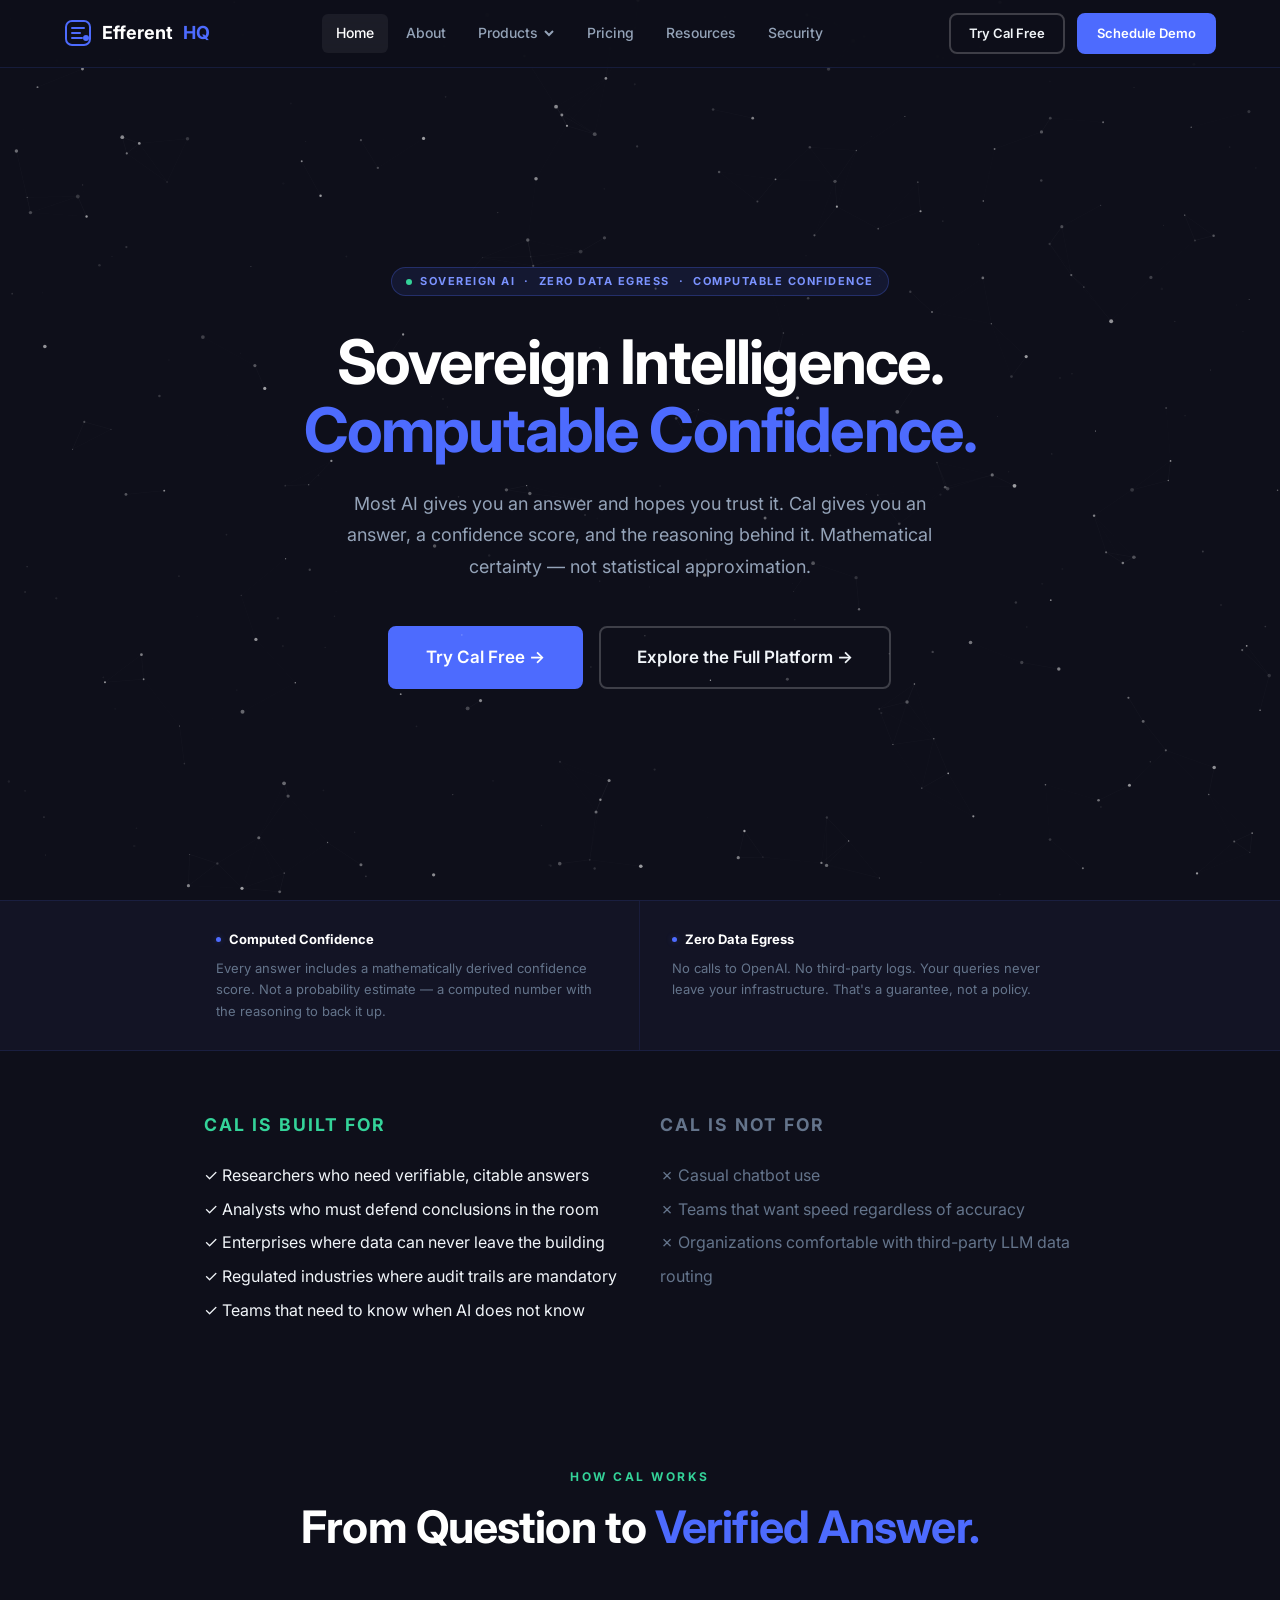
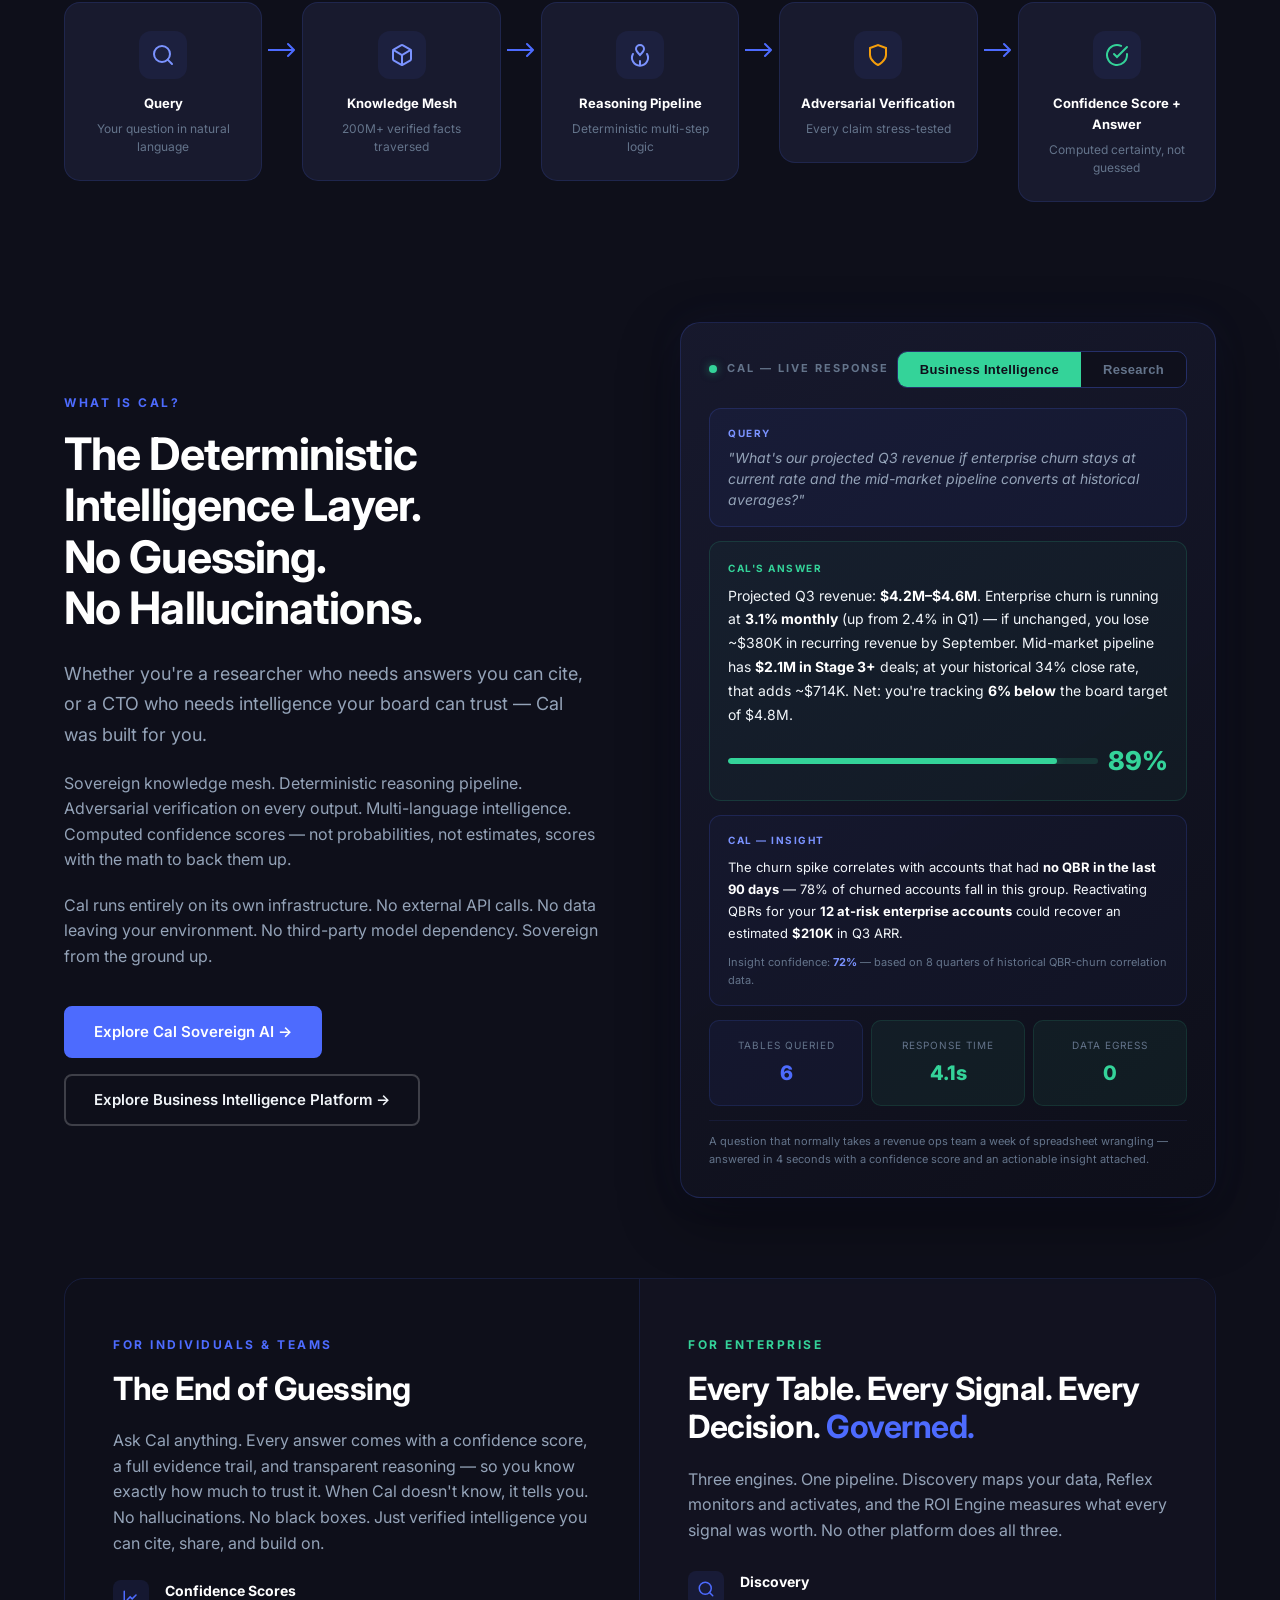
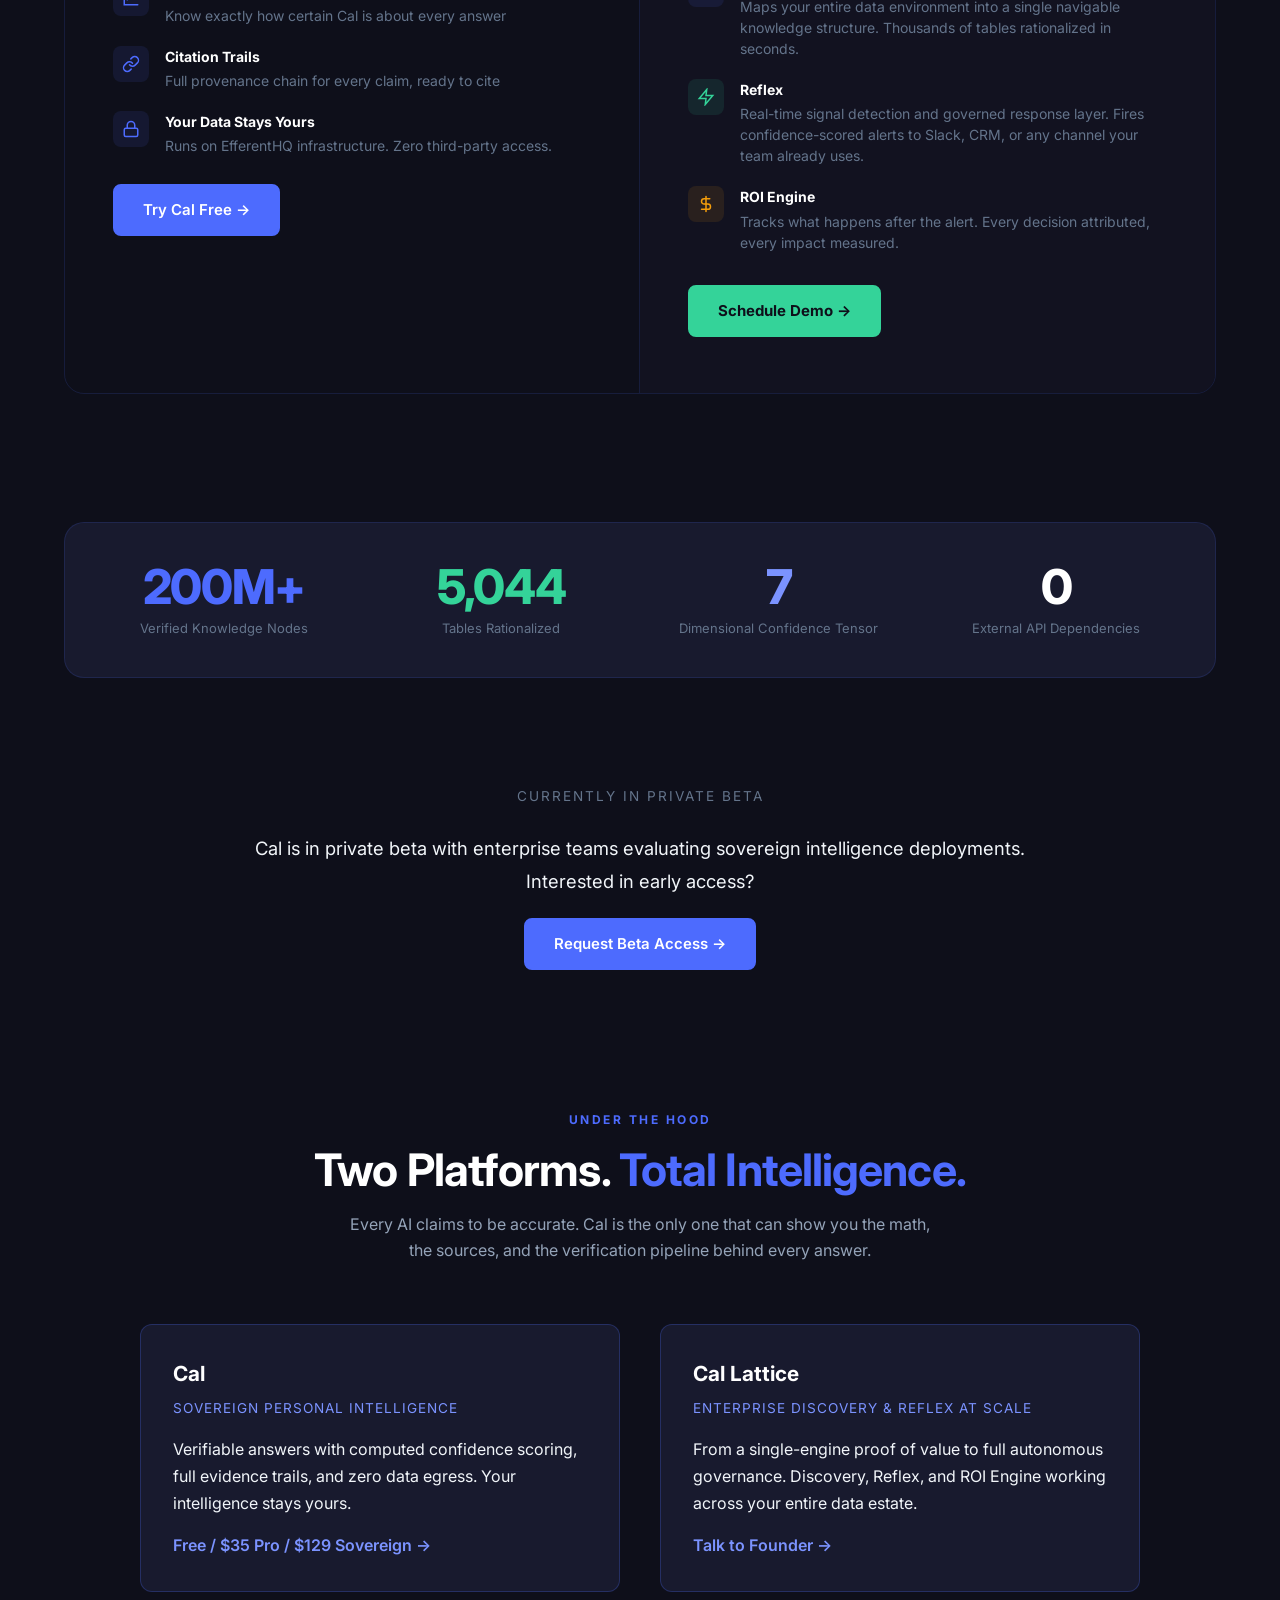
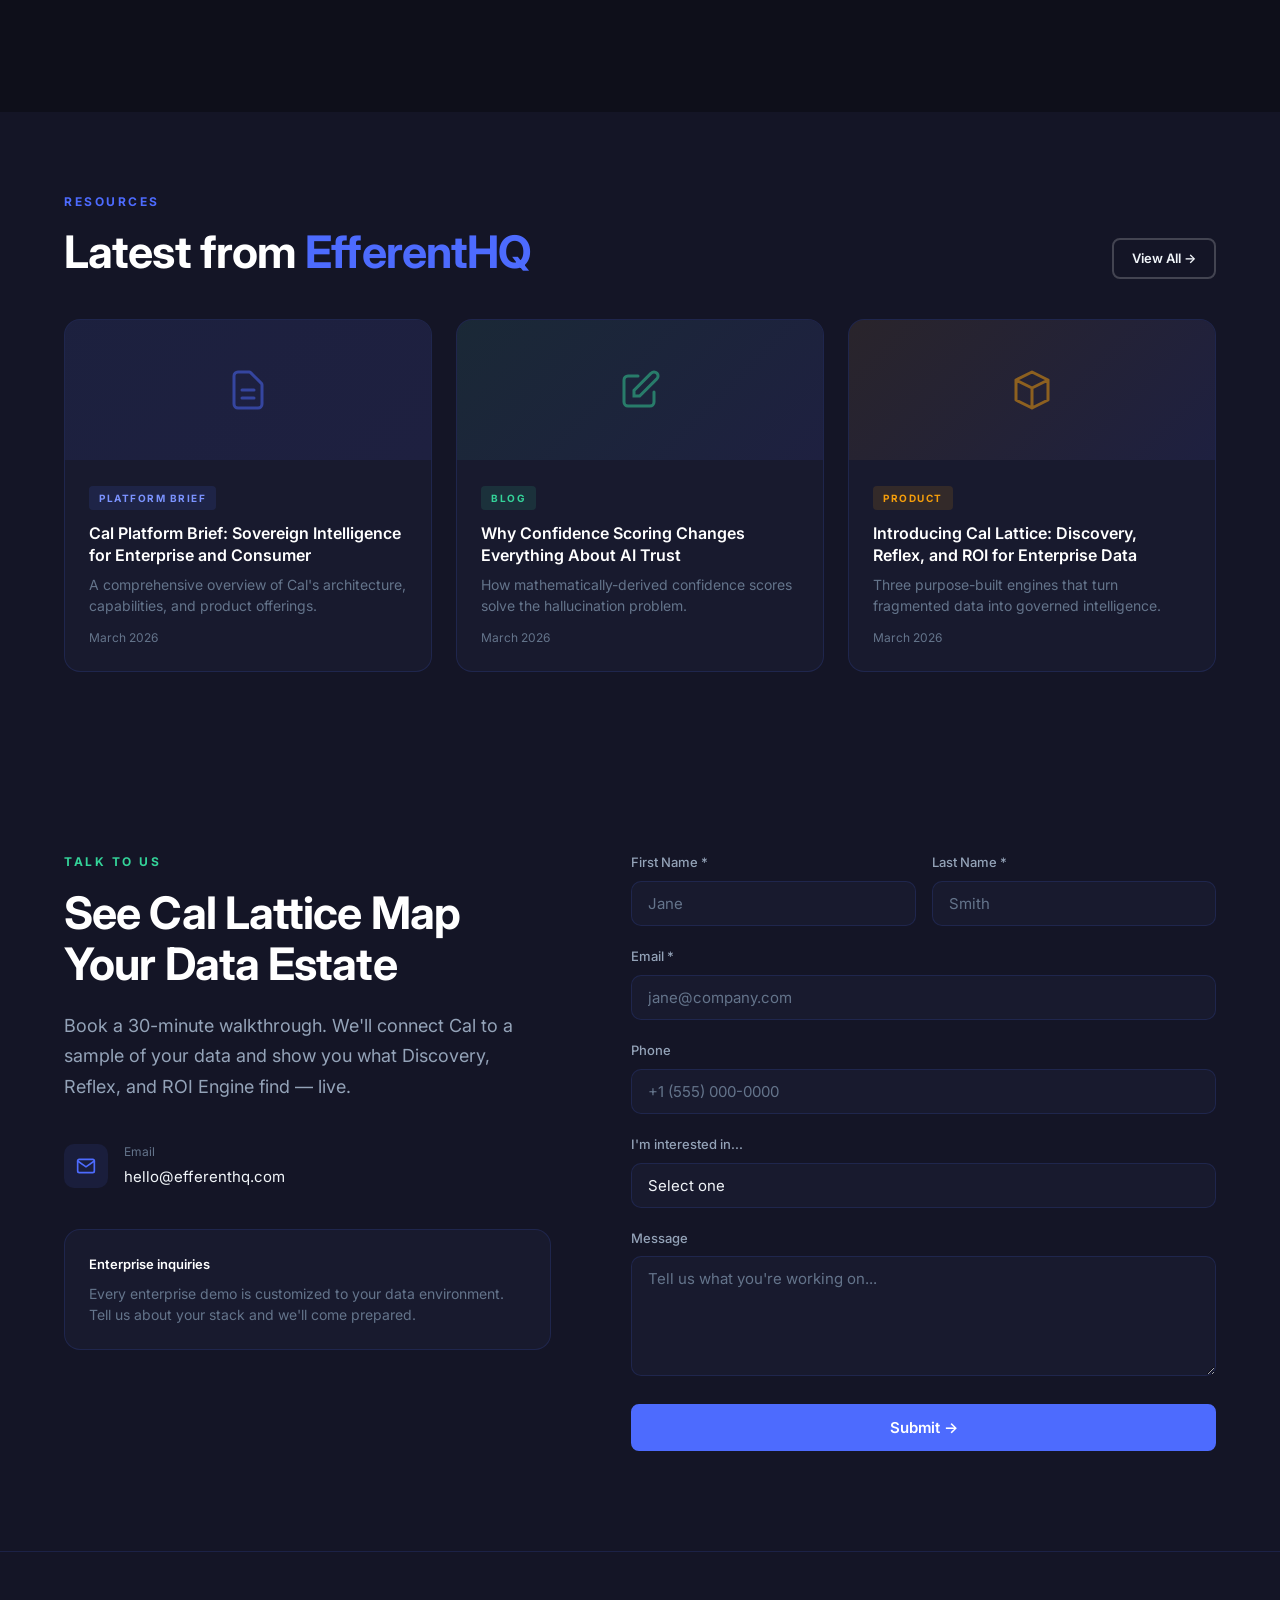
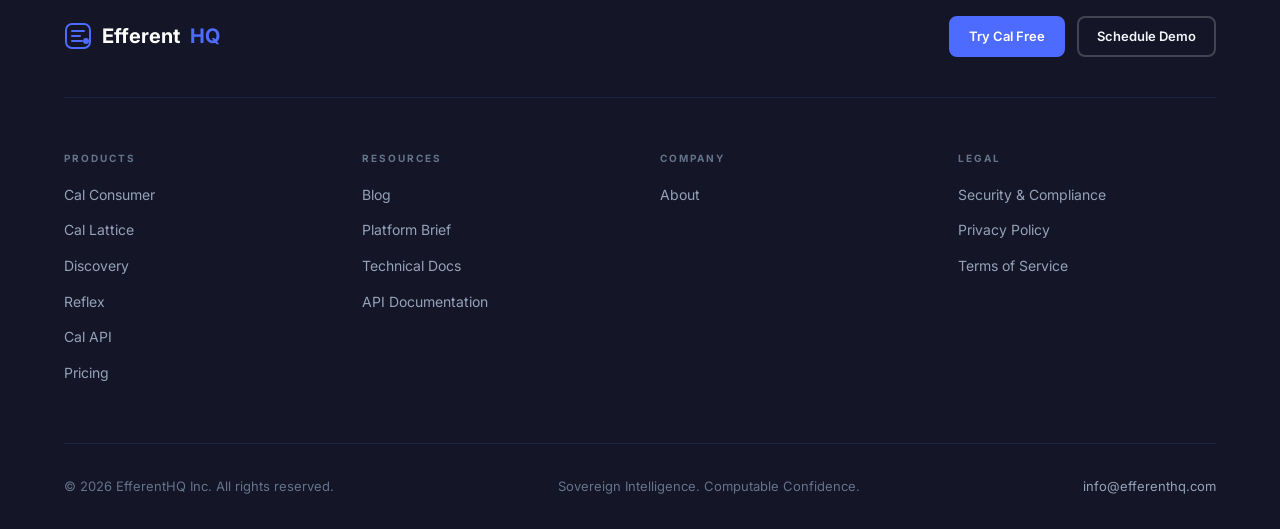
<file: index.html>
<!DOCTYPE html>
<html lang="en">
<head>
  <meta charset="UTF-8">
  <meta name="viewport" content="width=device-width, initial-scale=1.0">
  <title>EfferentHQ — Sovereign Intelligence. Computable Confidence.</title>
  <meta name="description" content="Cal doesn't predict — it knows. Every answer is backed by a mathematically-derived confidence score. When Cal isn't sure, it tells you.">
  <meta property="og:title" content="EfferentHQ — Sovereign Intelligence">
  <meta property="og:description" content="Cal doesn't predict — it knows. Every answer is backed by a mathematically-derived confidence score.">
  <meta property="og:type" content="website">
  <link rel="preconnect" href="https://fonts.googleapis.com">
  <link rel="preconnect" href="https://fonts.gstatic.com" crossorigin>
  <link href="https://fonts.googleapis.com/css2?family=Inter:wght@300;400;500;600;700;800&display=swap" rel="stylesheet">
  <link rel="stylesheet" href="style.css">

<script type="application/ld+json">
{
  "@context": "https://schema.org",
  "@type": "SoftwareApplication",
  "name": "Cal by EfferentHQ",
  "applicationCategory": "BusinessApplication",
  "operatingSystem": "Web",
  "description": "Sovereign AI intelligence platform with computed confidence scoring, evidence trails, and zero data egress.",
  "offers": [
    {"@type": "Offer", "name": "Cal Free", "price": "0", "priceCurrency": "USD"},
    {"@type": "Offer", "name": "Cal Pro", "price": "35", "priceCurrency": "USD"},
    {"@type": "Offer", "name": "Cal Sovereign", "price": "129", "priceCurrency": "USD"}
  ],
  "author": {
    "@type": "Organization",
    "name": "EfferentHQ",
    "url": "https://efferenthq.com",
    "founder": {"@type": "Person", "name": "Weston Coogan"}
  }
}
</script>
</head>
<body>

<!-- ── NAV ── -->
<nav class="nav">
  <div class="nav-inner">
    <a href="index.html" class="nav-logo">
      <svg viewBox="0 0 28 28" fill="none">
        <rect x="2" y="2" width="24" height="24" rx="6" stroke="#4D6BFE" stroke-width="2"/>
        <path d="M8 9h12M8 14h8M8 19h10" stroke="#4D6BFE" stroke-width="2" stroke-linecap="round"/>
        <circle cx="22" cy="19" r="3" fill="#4D6BFE"/>
      </svg>
      Efferent<span class="hq">HQ</span>
    </a>

    <ul class="nav-links" id="navLinks">
      <li><a href="index.html" class="active">Home</a></li>
      <li><a href="about.html">About</a></li>
      <li class="nav-dropdown">
        <a href="products/index.html">Products
          <svg class="chevron" viewBox="0 0 12 12" fill="none" stroke="currentColor" stroke-width="2"><path d="M2 4l4 4 4-4"/></svg>
        </a>
        <div class="dropdown-menu">
          <div class="dropdown-section">
            <div class="dropdown-section-label">Cal — Sovereign Intelligence</div>
            <a href="products/cal-consumer.html" class="dropdown-item">
              <strong>Cal Consumer</strong>
              <span>Verified answers for researchers &amp; professionals</span>
            </a>
            <a href="products/cal-sovereign.html" class="dropdown-item">
              <strong>Cal Sovereign</strong>
              <span>Air-gapped deployment for privacy-critical teams</span>
            </a>
            <a href="products/specialists.html" class="dropdown-item">
              <strong>Specialist Domains</strong>
              <span>Deep knowledge layers for regulated industries</span>
            </a>
            <a href="products/cal-api.html" class="dropdown-item">
              <strong>Cal API</strong>
              <span>Developer platform — embed Cal in your product</span>
            </a>
          </div>
          <div class="dropdown-divider"></div>
          <div class="dropdown-section">
            <div class="dropdown-section-label">Cal Lattice Platform</div>
            <a href="products/discovery.html" class="dropdown-item">
              <strong>Discovery</strong>
              <span>Map your entire data estate automatically</span>
            </a>
            <a href="products/reflex.html" class="dropdown-item">
              <strong>Reflex</strong>
              <span>Real-time signal detection and governed alerts</span>
            </a>
            <a href="products/roi-engine.html" class="dropdown-item">
              <strong>ROI Engine</strong>
              <span>Outcome tracking & decision attribution</span>
            </a>
            <a href="products/cal-enterprise.html" class="dropdown-item">
              <strong>Cal Enterprise</strong>
              <span>Full stack: Discovery + Reflex + ROI Engine</span>
            </a>
          </div>
        </div>
      </li>
      <li><a href="pricing.html">Pricing</a></li>
      <li><a href="resources.html">Resources</a></li><li><a href="security.html">Security</a></li>
    </ul>

    <div class="nav-actions">
      <a href="pricing.html" class="btn btn-outline btn-sm">Try Cal Free</a>
      <a href="#contact" class="btn btn-primary btn-sm">Schedule Demo</a>
      <button class="nav-mobile-btn" onclick="toggleMobileNav()" aria-label="Open menu">
        <svg width="22" height="22" viewBox="0 0 24 24" fill="none" stroke="currentColor" stroke-width="2" stroke-linecap="round">
          <path d="M3 12h18M3 6h18M3 18h18"/>
        </svg>
      </button>
    </div>
  </div>
</nav>

<!-- ── HERO ── -->
<section class="hero" id="home">
  <canvas id="hero-canvas"></canvas>


  <div class="hero-content">
    <div class="hero-eyebrow">
      <span class="hero-eyebrow-dot"></span>
      Sovereign AI &nbsp;·&nbsp; Zero Data Egress &nbsp;·&nbsp; Computable Confidence
    </div>
    <h1 class="hero-title">
      Sovereign Intelligence.<br>
      <span class="blue-line">Computable Confidence.</span>
    </h1>
    <p class="hero-subtitle">
      Most AI gives you an answer and hopes you trust it. Cal gives you an answer, a confidence score, and the reasoning behind it. Mathematical certainty — not statistical approximation.
    </p>
    <div class="hero-ctas">
      <a href="pricing.html" class="btn btn-primary btn-lg">Try Cal Free →</a>
      <a href="products/index.html" class="btn btn-outline btn-lg">Explore the Full Platform →</a>
    </div>
  </div>
</section>

<!-- ── FEATURE STRIP ── -->
<div class="feature-strip">
  <div class="feature-strip-inner feature-strip-2col">
    <div class="feature-strip-item">
      <h4>Computed Confidence</h4>
      <p>Every answer includes a mathematically derived confidence score. Not a probability estimate — a computed number with the reasoning to back it up.</p>
    </div>
    <div class="feature-strip-item">
      <h4>Zero Data Egress</h4>
      <p>No calls to OpenAI. No third-party logs. Your queries never leave your infrastructure. That's a guarantee, not a policy.</p>
    </div>
  </div>
</div>


<section style="padding: 60px 5%; max-width: 1000px; margin: 0 auto;">
  <div style="display: grid; grid-template-columns: 1fr 1fr; gap: 40px;">
    <div>
      <h3 style="color: var(--green); font-size: 1.1rem; text-transform: uppercase; letter-spacing: 2px; margin-bottom: 20px;">Cal is built for</h3>
      <ul style="list-style: none; padding: 0; color: var(--text-primary); line-height: 2.1; font-size: 1rem;">
        <li>✓ Researchers who need verifiable, citable answers</li>
        <li>✓ Analysts who must defend conclusions in the room</li>
        <li>✓ Enterprises where data can never leave the building</li>
        <li>✓ Regulated industries where audit trails are mandatory</li>
        <li>✓ Teams that need to know when AI does not know</li>
      </ul>
    </div>
    <div>
      <h3 style="color: var(--text-muted); font-size: 1.1rem; text-transform: uppercase; letter-spacing: 2px; margin-bottom: 20px;">Cal is not for</h3>
      <ul style="list-style: none; padding: 0; color: var(--text-muted); line-height: 2.1; font-size: 1rem;">
        <li>✗ Casual chatbot use</li>
        <li>✗ Teams that want speed regardless of accuracy</li>
        <li>✗ Organizations comfortable with third-party LLM data routing</li>
      </ul>
    </div>
  </div>
</section>

<!-- ── HOW CAL WORKS — PIPELINE ── -->
<section class="section" style="padding-bottom:40px;">
  <div class="container">
    <div style="text-align:center;margin-bottom:48px;">
      <p class="eyebrow" style="color:var(--green);">How Cal Works</p>
      <h2 class="headline-lg">From Question to <span class="text-blue">Verified Answer.</span></h2>
    </div>
    <div class="pipeline">
      <div class="pipeline-stage">
        <div class="pipeline-icon">
          <svg width="24" height="24" viewBox="0 0 24 24" fill="none" stroke="var(--blue-light)" stroke-width="2" stroke-linecap="round"><circle cx="11" cy="11" r="8"/><path d="M21 21l-4.35-4.35"/></svg>
        </div>
        <h4>Query</h4>
        <p>Your question in natural language</p>
      </div>
      <div class="pipeline-arrow">
        <svg width="28" height="16" viewBox="0 0 28 16" fill="none"><path d="M0 8h24M20 2l6 6-6 6" stroke="var(--blue)" stroke-width="2" stroke-linecap="round" stroke-linejoin="round"/></svg>
      </div>
      <div class="pipeline-stage">
        <div class="pipeline-icon">
          <svg width="24" height="24" viewBox="0 0 24 24" fill="none" stroke="var(--blue-light)" stroke-width="2" stroke-linecap="round"><path d="M21 16V8a2 2 0 00-1-1.73l-7-4a2 2 0 00-2 0l-7 4A2 2 0 003 8v8a2 2 0 001 1.73l7 4a2 2 0 002 0l7-4A2 2 0 0021 16z"/><path d="M3.27 6.96L12 12.01l8.73-5.05M12 22.08V12"/></svg>
        </div>
        <h4>Knowledge Mesh</h4>
        <p>200M+ verified facts traversed</p>
      </div>
      <div class="pipeline-arrow">
        <svg width="28" height="16" viewBox="0 0 28 16" fill="none"><path d="M0 8h24M20 2l6 6-6 6" stroke="var(--blue)" stroke-width="2" stroke-linecap="round" stroke-linejoin="round"/></svg>
      </div>
      <div class="pipeline-stage">
        <div class="pipeline-icon">
          <svg width="24" height="24" viewBox="0 0 24 24" fill="none" stroke="var(--blue-light)" stroke-width="2" stroke-linecap="round"><path d="M12 2a4 4 0 014 4c0 1.95-2 4-4 6-2-2-4-4.05-4-6a4 4 0 014-4z"/><path d="M4.93 10.93a8 8 0 1014.14 0"/><path d="M12 18v4"/></svg>
        </div>
        <h4>Reasoning Pipeline</h4>
        <p>Deterministic multi-step logic</p>
      </div>
      <div class="pipeline-arrow">
        <svg width="28" height="16" viewBox="0 0 28 16" fill="none"><path d="M0 8h24M20 2l6 6-6 6" stroke="var(--blue)" stroke-width="2" stroke-linecap="round" stroke-linejoin="round"/></svg>
      </div>
      <div class="pipeline-stage">
        <div class="pipeline-icon">
          <svg width="24" height="24" viewBox="0 0 24 24" fill="none" stroke="var(--gold)" stroke-width="2" stroke-linecap="round"><path d="M12 22s8-4 8-10V5l-8-3-8 3v7c0 6 8 10 8 10z"/></svg>
        </div>
        <h4>Adversarial Verification</h4>
        <p>Every claim stress-tested</p>
      </div>
      <div class="pipeline-arrow">
        <svg width="28" height="16" viewBox="0 0 28 16" fill="none"><path d="M0 8h24M20 2l6 6-6 6" stroke="var(--blue)" stroke-width="2" stroke-linecap="round" stroke-linejoin="round"/></svg>
      </div>
      <div class="pipeline-stage">
        <div class="pipeline-icon">
          <svg width="24" height="24" viewBox="0 0 24 24" fill="none" stroke="var(--green)" stroke-width="2" stroke-linecap="round"><path d="M22 11.08V12a10 10 0 11-5.93-9.14"/><path d="M22 4L12 14.01l-3-3"/></svg>
        </div>
        <h4>Confidence Score + Answer</h4>
        <p>Computed certainty, not guessed</p>
      </div>
    </div>
  </div>
</section>

<!-- ── WHAT IS CAL ── -->
<section class="section" id="what-is-cal">
  <div class="container">
    <div class="what-is-cal-grid">
      <div>
        <p class="eyebrow">What Is Cal?</p>
        <h2 class="headline-lg" style="margin-bottom:24px;">The Deterministic Intelligence Layer.<br>No Guessing.<br>No Hallucinations.</h2>
        <p class="body-lg" style="margin-bottom:20px;">Whether you're a researcher who needs answers you can cite, or a CTO who needs intelligence your board can trust — Cal was built for you.</p>
        <p class="body-md" style="margin-bottom:20px;">Sovereign knowledge mesh. Deterministic reasoning pipeline. Adversarial verification on every output. Multi-language intelligence. Computed confidence scores — not probabilities, not estimates, scores with the math to back them up.</p>
        <p class="body-md" style="margin-bottom:36px;">Cal runs entirely on its own infrastructure. No external API calls. No data leaving your environment. No third-party model dependency. Sovereign from the ground up.</p>
        <div style="display:flex;gap:16px;flex-wrap:wrap;">
          <a href="products/cal-consumer.html" class="btn btn-primary">Explore Cal Sovereign AI →</a>
          <a href="products/discovery.html" class="btn btn-outline">Explore Business Intelligence Platform →</a>
        </div>
      </div>

      <!-- Live confidence score visual — tabbed -->
      <div class="cal-visual" style="background:linear-gradient(145deg, rgba(24,26,46,0.95), rgba(14,15,26,0.98));border:1px solid rgba(77,107,254,0.2);box-shadow:0 20px 60px rgba(0,0,0,0.4), 0 0 40px rgba(77,107,254,0.06);border-radius:20px;padding:28px;">

        <!-- Tab switcher -->
        <div style="display:flex;align-items:center;justify-content:space-between;margin-bottom:20px;">
          <div style="display:flex;align-items:center;gap:10px;">
            <div style="width:8px;height:8px;background:var(--green);border-radius:50%;box-shadow:0 0 8px rgba(52,211,153,0.5);animation:pulse 2s infinite;"></div>
            <p style="font-size:11px;font-weight:700;letter-spacing:2px;text-transform:uppercase;color:var(--text-muted);margin:0;">Cal — Live Response</p>
          </div>
          <div style="display:flex;gap:0;border-radius:10px;overflow:hidden;border:1px solid rgba(77,107,254,0.3);" id="calDemoTabs">
            <button onclick="switchCalDemo('bi')" id="tab-bi" style="font-size:13px;font-weight:700;padding:10px 22px;border:none;cursor:pointer;transition:0.25s;background:var(--green);color:#0E0F1A;letter-spacing:0.3px;">Business Intelligence</button>
            <button onclick="switchCalDemo('research')" id="tab-research" style="font-size:13px;font-weight:700;padding:10px 22px;border:none;cursor:pointer;transition:0.25s;background:rgba(14,15,26,0.8);color:var(--text-muted);letter-spacing:0.3px;">Research</button>
          </div>
        </div>

        <!-- ══ RESEARCH EXAMPLE ══ -->
        <div id="demo-research" style="display:none;">
          <div style="background:rgba(77,107,254,0.06);border:1px solid rgba(77,107,254,0.18);border-radius:12px;padding:16px 18px;margin-bottom:14px;">
            <p style="font-size:10px;color:var(--blue-light);margin-bottom:6px;font-weight:700;letter-spacing:1.5px;text-transform:uppercase;">Query</p>
            <p style="font-size:14px;color:var(--text-secondary);font-style:italic;line-height:1.5;">"Is there a link between gut microbiome composition and treatment response in late-stage melanoma patients?"</p>
          </div>
          <div style="background:rgba(52,211,153,0.04);border:1px solid rgba(52,211,153,0.15);border-radius:12px;padding:18px;margin-bottom:14px;">
            <p style="font-size:10px;color:var(--green);margin-bottom:8px;font-weight:700;letter-spacing:1.5px;text-transform:uppercase;">Cal's Answer</p>
            <p style="font-size:14px;color:var(--text-primary);line-height:1.7;margin-bottom:14px;">Yes. Patients with high <strong style="color:var(--white);">Faecalibacterium</strong> abundance showed <strong style="color:var(--white);">2.8x higher</strong> objective response rates to anti-PD-1 therapy across three independent cohorts (Gopalakrishnan et al., Matson et al., Routy et al.).</p>
            <div style="display:flex;align-items:center;gap:10px;">
              <div class="confidence-bar-wrap" style="flex:1;"><div class="confidence-bar-fill" style="width:93%;box-shadow:0 0 12px rgba(52,211,153,0.3);"></div></div>
              <span style="font-size:26px;font-weight:800;color:var(--green);white-space:nowrap;">93%</span>
            </div>
          </div>
          <div style="background:rgba(245,158,11,0.04);border:1px solid rgba(245,158,11,0.2);border-radius:12px;padding:16px 18px;margin-bottom:14px;">
            <p style="font-size:10px;color:var(--gold);margin-bottom:8px;font-weight:700;letter-spacing:1.5px;text-transform:uppercase;">Novel Connection Detected</p>
            <p style="font-size:13px;color:var(--text-primary);line-height:1.7;margin-bottom:10px;">The same <strong style="color:var(--white);">Faecalibacterium signature</strong> appears in a 2025 Lancet cohort studying <strong style="color:var(--white);">SSRI non-responders in treatment-resistant depression</strong> — suggesting a shared gut-immune axis across oncology and psychiatry.</p>
            <p style="font-size:11px;color:var(--text-muted);"><strong style="color:var(--gold);">Contested:</strong> No direct citation links these fields. Cal surfaced it via cross-domain traversal. Link confidence: <strong style="color:var(--gold);">41%</strong> — flagged for expert review.</p>
          </div>
          <div style="display:flex;gap:8px;margin-bottom:14px;">
            <div class="stat-box" style="flex:1;text-align:center;background:rgba(77,107,254,0.06);border:1px solid rgba(77,107,254,0.15);border-radius:10px;"><p class="label">Sources</p><p class="value" style="color:var(--blue);font-size:20px;">47</p></div>
            <div class="stat-box" style="flex:1;text-align:center;background:rgba(52,211,153,0.06);border:1px solid rgba(52,211,153,0.12);border-radius:10px;"><p class="label">Verified</p><p class="value" style="color:var(--green);font-size:20px;">✓</p></div>
            <div class="stat-box" style="flex:1;text-align:center;background:rgba(245,158,11,0.06);border:1px solid rgba(245,158,11,0.12);border-radius:10px;"><p class="label">Novel Links</p><p class="value" style="color:var(--gold);font-size:20px;">1</p></div>
          </div>
          <div style="border-top:1px solid rgba(77,107,254,0.1);padding-top:12px;">
            <p style="font-size:11px;color:var(--text-muted);line-height:1.6;">Cal traverses across domains and surfaces connections no one has published yet. When the link is contested, it tells you.</p>
          </div>
        </div>

        <!-- ══ BUSINESS INTELLIGENCE EXAMPLE ══ -->
        <div id="demo-bi">
          <div style="background:rgba(77,107,254,0.06);border:1px solid rgba(77,107,254,0.18);border-radius:12px;padding:16px 18px;margin-bottom:14px;">
            <p style="font-size:10px;color:var(--blue-light);margin-bottom:6px;font-weight:700;letter-spacing:1.5px;text-transform:uppercase;">Query</p>
            <p style="font-size:14px;color:var(--text-secondary);font-style:italic;line-height:1.5;">"What's our projected Q3 revenue if enterprise churn stays at current rate and the mid-market pipeline converts at historical averages?"</p>
          </div>
          <div style="background:rgba(52,211,153,0.04);border:1px solid rgba(52,211,153,0.15);border-radius:12px;padding:18px;margin-bottom:14px;">
            <p style="font-size:10px;color:var(--green);margin-bottom:8px;font-weight:700;letter-spacing:1.5px;text-transform:uppercase;">Cal's Answer</p>
            <p style="font-size:14px;color:var(--text-primary);line-height:1.7;margin-bottom:14px;">Projected Q3 revenue: <strong style="color:var(--white);">$4.2M–$4.6M</strong>. Enterprise churn is running at <strong style="color:var(--white);">3.1% monthly</strong> (up from 2.4% in Q1) — if unchanged, you lose ~$380K in recurring revenue by September. Mid-market pipeline has <strong style="color:var(--white);">$2.1M in Stage 3+</strong> deals; at your historical 34% close rate, that adds ~$714K. Net: you're tracking <strong style="color:var(--white);">6% below</strong> the board target of $4.8M.</p>
            <div style="display:flex;align-items:center;gap:10px;">
              <div class="confidence-bar-wrap" style="flex:1;"><div class="confidence-bar-fill" style="width:89%;box-shadow:0 0 12px rgba(52,211,153,0.3);"></div></div>
              <span style="font-size:26px;font-weight:800;color:var(--green);white-space:nowrap;">89%</span>
            </div>
          </div>
          <div style="background:rgba(77,107,254,0.04);border:1px solid rgba(77,107,254,0.18);border-radius:12px;padding:16px 18px;margin-bottom:14px;">
            <p style="font-size:10px;color:var(--blue-light);margin-bottom:8px;font-weight:700;letter-spacing:1.5px;text-transform:uppercase;">Cal — Insight</p>
            <p style="font-size:13px;color:var(--text-primary);line-height:1.7;margin-bottom:10px;">The churn spike correlates with accounts that had <strong style="color:var(--white);">no QBR in the last 90 days</strong> — 78% of churned accounts fall in this group. Reactivating QBRs for your <strong style="color:var(--white);">12 at-risk enterprise accounts</strong> could recover an estimated <strong style="color:var(--white);">$210K</strong> in Q3 ARR.</p>
            <p style="font-size:11px;color:var(--text-muted);">Insight confidence: <strong style="color:var(--blue-light);">72%</strong> — based on 8 quarters of historical QBR-churn correlation data.</p>
          </div>
          <div style="display:flex;gap:8px;margin-bottom:14px;">
            <div class="stat-box" style="flex:1;text-align:center;background:rgba(77,107,254,0.06);border:1px solid rgba(77,107,254,0.15);border-radius:10px;"><p class="label">Tables Queried</p><p class="value" style="color:var(--blue);font-size:20px;">6</p></div>
            <div class="stat-box" style="flex:1;text-align:center;background:rgba(52,211,153,0.06);border:1px solid rgba(52,211,153,0.12);border-radius:10px;"><p class="label">Response Time</p><p class="value" style="color:var(--green);font-size:20px;">4.1s</p></div>
            <div class="stat-box" style="flex:1;text-align:center;background:rgba(52,211,153,0.06);border:1px solid rgba(52,211,153,0.12);border-radius:10px;"><p class="label">Data Egress</p><p class="value" style="color:var(--green);font-size:20px;">0</p></div>
          </div>
          <div style="border-top:1px solid rgba(77,107,254,0.1);padding-top:12px;">
            <p style="font-size:11px;color:var(--text-muted);line-height:1.6;">A question that normally takes a revenue ops team a week of spreadsheet wrangling — answered in 4 seconds with a confidence score and an actionable insight attached.</p>
          </div>
        </div>

      </div>
    </div>
  </div>
</section>

<!-- ── FOR INDIVIDUALS / FOR ENTERPRISE ── -->
<section class="section" style="padding-top:0;">
  <div class="container">
    <div class="split-section">
      <div class="split-panel">
        <p class="eyebrow">For Individuals &amp; Teams</p>
        <h2 class="headline-md" style="margin-bottom:20px;">The End of Guessing</h2>
        <p class="body-md" style="margin-bottom:24px;">Ask Cal anything. Every answer comes with a confidence score, a full evidence trail, and transparent reasoning — so you know exactly how much to trust it. When Cal doesn't know, it tells you. No hallucinations. No black boxes. Just verified intelligence you can cite, share, and build on.</p>

        <div class="engine-row">
          <div class="engine-icon" style="background:rgba(77,107,254,0.1);">
            <svg width="18" height="18" viewBox="0 0 24 24" fill="none" stroke="#4D6BFE" stroke-width="2" stroke-linecap="round"><path d="M3 3v18h18"/><path d="M18.7 8l-5.1 5.2-2.8-2.7L7 14.3"/></svg>
          </div>
          <div>
            <p style="font-size:14px;font-weight:700;color:var(--white);margin-bottom:2px;">Confidence Scores</p>
            <p class="body-sm">Know exactly how certain Cal is about every answer</p>
          </div>
        </div>
        <div class="engine-row">
          <div class="engine-icon" style="background:rgba(77,107,254,0.1);">
            <svg width="18" height="18" viewBox="0 0 24 24" fill="none" stroke="#4D6BFE" stroke-width="2" stroke-linecap="round"><path d="M10 13a5 5 0 007.54.54l3-3a5 5 0 00-7.07-7.07l-1.72 1.71"/><path d="M14 11a5 5 0 00-7.54-.54l-3 3a5 5 0 007.07 7.07l1.71-1.71"/></svg>
          </div>
          <div>
            <p style="font-size:14px;font-weight:700;color:var(--white);margin-bottom:2px;">Citation Trails</p>
            <p class="body-sm">Full provenance chain for every claim, ready to cite</p>
          </div>
        </div>
        <div class="engine-row" style="margin-bottom:28px;">
          <div class="engine-icon" style="background:rgba(77,107,254,0.1);">
            <svg width="18" height="18" viewBox="0 0 24 24" fill="none" stroke="#4D6BFE" stroke-width="2" stroke-linecap="round"><rect x="3" y="11" width="18" height="11" rx="2"/><path d="M7 11V7a5 5 0 0110 0v4"/></svg>
          </div>
          <div>
            <p style="font-size:14px;font-weight:700;color:var(--white);margin-bottom:2px;">Your Data Stays Yours</p>
            <p class="body-sm">Runs on EfferentHQ infrastructure. Zero third-party access.</p>
          </div>
        </div>

        <a href="pricing.html" class="btn btn-primary">Try Cal Free →</a>
      </div>

      <div class="split-panel" style="background:rgba(20,21,38,0.6);">
        <p class="eyebrow" style="color:var(--green);">For Enterprise</p>
        <h2 class="headline-md" style="margin-bottom:20px;">Every Table. Every Signal. Every Decision. <span class="text-blue">Governed.</span></h2>
        <p class="body-md" style="margin-bottom:28px;">Three engines. One pipeline. Discovery maps your data, Reflex monitors and activates, and the ROI Engine measures what every signal was worth. No other platform does all three.</p>

        <div class="engine-row">
          <div class="engine-icon" style="background:rgba(77,107,254,0.1);">
            <svg width="18" height="18" viewBox="0 0 24 24" fill="none" stroke="#4D6BFE" stroke-width="2" stroke-linecap="round"><circle cx="11" cy="11" r="8"/><path d="M21 21l-4.35-4.35"/></svg>
          </div>
          <div>
            <p style="font-size:14px;font-weight:700;color:var(--white);margin-bottom:2px;">Discovery</p>
            <p class="body-sm">Maps your entire data environment into a single navigable knowledge structure. Thousands of tables rationalized in seconds.</p>
          </div>
        </div>

        <div class="engine-row">
          <div class="engine-icon" style="background:rgba(52,211,153,0.1);">
            <svg width="18" height="18" viewBox="0 0 24 24" fill="none" stroke="#34D399" stroke-width="2" stroke-linecap="round"><path d="M13 2L3 14h9l-1 8 10-12h-9l1-8z"/></svg>
          </div>
          <div>
            <p style="font-size:14px;font-weight:700;color:var(--white);margin-bottom:2px;">Reflex</p>
            <p class="body-sm">Real-time signal detection and governed response layer. Fires confidence-scored alerts to Slack, CRM, or any channel your team already uses.</p>
          </div>
        </div>

        <div class="engine-row" style="margin-bottom:32px;">
          <div class="engine-icon" style="background:rgba(245,158,11,0.1);">
            <svg width="18" height="18" viewBox="0 0 24 24" fill="none" stroke="#F59E0B" stroke-width="2" stroke-linecap="round"><path d="M12 2v20M17 5H9.5a3.5 3.5 0 000 7h5a3.5 3.5 0 010 7H6"/></svg>
          </div>
          <div>
            <p style="font-size:14px;font-weight:700;color:var(--white);margin-bottom:2px;">ROI Engine</p>
            <p class="body-sm">Tracks what happens after the alert. Every decision attributed, every impact measured.</p>
          </div>
        </div>

        <a href="#contact" class="btn btn-green">Schedule Demo →</a>
      </div>
    </div>
  </div>
</section>

<!-- ── METRICS BAR ── -->
<section class="section" style="padding:48px 0;">
  <div class="container">
    <div class="metrics-bar">
      <div class="metric-item">
        <p class="metric-number" style="color:var(--blue);">200M+</p>
        <p class="metric-label">Verified Knowledge Nodes</p>
      </div>
      <div class="metric-item">
        <p class="metric-number" style="color:var(--green);">5,044</p>
        <p class="metric-label">Tables Rationalized</p>
      </div>
      <div class="metric-item">
        <p class="metric-number" style="color:var(--blue-light);">7</p>
        <p class="metric-label">Dimensional Confidence Tensor</p>
      </div>
      <div class="metric-item">
        <p class="metric-number" style="color:var(--white);">0</p>
        <p class="metric-label">External API Dependencies</p>
      </div>
    </div>
  </div>
</section>


<section style="padding: 60px 5%; max-width: 900px; margin: 0 auto; text-align: center;">
  <p style="color: var(--text-muted); font-size: 0.85rem; text-transform: uppercase; letter-spacing: 2px; margin-bottom: 24px;">Currently in Private Beta</p>
  <p style="color: var(--text-primary); font-size: 1.15rem; line-height: 1.8;">
    Cal is in private beta with enterprise teams evaluating sovereign intelligence deployments.
    <br>Interested in early access?
  </p>
  <a href="#contact" class="btn btn-primary" style="margin-top:20px;">Request Beta Access →</a>
</section>

<!-- ── DIFFERENTIATORS ── -->
<section class="section">
  <div class="container">
    <div style="text-align:center;margin-bottom:60px;">
      <p class="eyebrow">Under the Hood</p>
      <h2 class="headline-lg">Two Platforms. <span class="text-blue">Total Intelligence.</span></h2>
      <p class="body-md" style="max-width:600px;margin:16px auto 0;">Every AI claims to be accurate. Cal is the only one that can show you the math, the sources, and the verification pipeline behind every answer.</p>
    </div>
    <div style="display: grid; grid-template-columns: 1fr 1fr; gap: 40px; max-width: 1000px; margin: 40px auto;">
      <div style="border: 1px solid rgba(77,107,254,0.25); border-radius: 12px; padding: 32px; background:var(--bg-card);">
        <h3 style="color: #fff; font-size: 1.3rem;">Cal</h3>
        <p style="color: var(--blue-light); font-size: 0.85rem; text-transform: uppercase; letter-spacing: 1px; margin-top: 8px;">Sovereign Personal Intelligence</p>
        <p style="color: var(--text-primary); line-height: 1.7; margin-top: 16px;">Verifiable answers with computed confidence scoring, full evidence trails, and zero data egress. Your intelligence stays yours.</p>
        <a href="pricing.html" style="color: var(--blue-light); font-weight: 600; margin-top: 16px; display: inline-block;">Free / $35 Pro / $129 Sovereign →</a>
      </div>
      <div style="border: 1px solid rgba(77,107,254,0.25); border-radius: 12px; padding: 32px; background:var(--bg-card);">
        <h3 style="color: #fff; font-size: 1.3rem;">Cal Lattice</h3>
        <p style="color: var(--blue-light); font-size: 0.85rem; text-transform: uppercase; letter-spacing: 1px; margin-top: 8px;">Enterprise Discovery &amp; Reflex at Scale</p>
        <p style="color: var(--text-primary); line-height: 1.7; margin-top: 16px;">From a single-engine proof of value to full autonomous governance. Discovery, Reflex, and ROI Engine working across your entire data estate.</p>
        <a href="pricing.html#enterprise" style="color: var(--blue-light); font-weight: 600; margin-top: 16px; display: inline-block;">Talk to Founder →</a>
      </div>
    </div>
  </div>
</section>

<!-- ── RESOURCES PREVIEW ── -->
<section class="section" style="background:var(--bg-secondary);">
  <div class="container">
    <div style="display:flex;justify-content:space-between;align-items:flex-end;margin-bottom:40px;flex-wrap:wrap;gap:20px;">
      <div>
        <p class="eyebrow">Resources</p>
        <h2 class="headline-lg">Latest from <span class="text-blue">EfferentHQ</span></h2>
      </div>
      <a href="resources.html" class="btn btn-outline btn-sm">View All →</a>
    </div>

    <div class="resource-cards">
      <div class="resource-card">
        <div class="resource-card-img">
          <svg width="48" height="48" viewBox="0 0 24 24" fill="none" style="color:var(--blue);opacity:0.5;"><path d="M9 12h6m-6 4h6m2 5H7a2 2 0 01-2-2V5a2 2 0 012-2h5.586a1 1 0 01.707.293l5.414 5.414a1 1 0 01.293.707V19a2 2 0 01-2 2z" stroke="currentColor" stroke-width="1.5" stroke-linecap="round"/></svg>
        </div>
        <div class="resource-card-body">
          <span class="resource-tag">Platform Brief</span>
          <h4>Cal Platform Brief: Sovereign Intelligence for Enterprise and Consumer</h4>
          <p class="body-sm">A comprehensive overview of Cal's architecture, capabilities, and product offerings.</p>
          <p class="date">March 2026</p>
        </div>
      </div>

      <div class="resource-card">
        <div class="resource-card-img" style="background:linear-gradient(135deg,rgba(52,211,153,0.08),var(--bg-card-hover));">
          <svg width="48" height="48" viewBox="0 0 24 24" fill="none" style="color:var(--green);opacity:0.5;"><path d="M11 5H6a2 2 0 00-2 2v11a2 2 0 002 2h11a2 2 0 002-2v-5m-1.414-9.414a2 2 0 112.828 2.828L11.828 15H9v-2.828l8.586-8.586z" stroke="currentColor" stroke-width="1.5" stroke-linecap="round"/></svg>
        </div>
        <div class="resource-card-body">
          <span class="resource-tag blog">Blog</span>
          <h4>Why Confidence Scoring Changes Everything About AI Trust</h4>
          <p class="body-sm">How mathematically-derived confidence scores solve the hallucination problem.</p>
          <p class="date">March 2026</p>
        </div>
      </div>

      <div class="resource-card">
        <div class="resource-card-img" style="background:linear-gradient(135deg,rgba(245,158,11,0.08),var(--bg-card-hover));">
          <svg width="48" height="48" viewBox="0 0 24 24" fill="none" style="color:var(--gold);opacity:0.5;"><path d="M20 7l-8-4-8 4m16 0l-8 4m8-4v10l-8 4m0-10L4 7m8 4v10M4 7v10l8 4" stroke="currentColor" stroke-width="1.5" stroke-linecap="round" stroke-linejoin="round"/></svg>
        </div>
        <div class="resource-card-body">
          <span class="resource-tag product">Product</span>
          <h4>Introducing Cal Lattice: Discovery, Reflex, and ROI for Enterprise Data</h4>
          <p class="body-sm">Three purpose-built engines that turn fragmented data into governed intelligence.</p>
          <p class="date">March 2026</p>
        </div>
      </div>
    </div>
  </div>
</section>

<!-- ── CONTACT ── -->
<section class="contact-section" id="contact">
  <div class="container">
    <div class="contact-grid">
      <div>
        <p class="eyebrow" style="color:var(--green);">Talk to Us</p>
        <h2 class="headline-lg" style="margin-bottom:20px;">See Cal Lattice Map Your Data Estate</h2>
        <p class="body-lg" style="margin-bottom:40px;">Book a 30-minute walkthrough. We'll connect Cal to a sample of your data and show you what Discovery, Reflex, and ROI Engine find — live.</p>

        <div class="contact-detail">
          <div class="contact-icon">
            <svg width="20" height="20" viewBox="0 0 24 24" fill="none" stroke="#4D6BFE" stroke-width="2" stroke-linecap="round"><path d="M20 4H4a2 2 0 00-2 2v12a2 2 0 002 2h16a2 2 0 002-2V6a2 2 0 00-2-2z"/><path d="M22 6l-10 7L2 6"/></svg>
          </div>
          <div>
            <p style="font-size:12px;color:var(--text-muted);margin-bottom:2px;">Email</p>
            <a href="mailto:hello@efferenthq.com" style="font-size:15px;color:var(--text-primary);">hello@efferenthq.com</a>
          </div>
        </div>

        <div style="margin-top:40px;padding:24px;background:var(--bg-card);border:1px solid var(--border-subtle);border-radius:var(--radius-lg);">
          <p style="font-size:13px;font-weight:600;color:var(--white);margin-bottom:8px;">Enterprise inquiries</p>
          <p class="body-sm">Every enterprise demo is customized to your data environment. Tell us about your stack and we'll come prepared.</p>
        </div>
      </div>

      <div>
        <form action="https://formspree.io/f/YOUR_FORM_ID" method="POST">
          <div class="form-row">
            <div class="form-group">
              <label>First Name *</label>
              <input type="text" name="first_name" required placeholder="Jane">
            </div>
            <div class="form-group">
              <label>Last Name *</label>
              <input type="text" name="last_name" required placeholder="Smith">
            </div>
          </div>
          <div class="form-group">
            <label>Email *</label>
            <input type="email" name="email" required placeholder="jane@company.com">
          </div>
          <div class="form-group">
            <label>Phone</label>
            <input type="tel" name="phone" placeholder="+1 (555) 000-0000">
          </div>
          <div class="form-group">
            <label>I'm interested in...</label>
            <select name="interest">
              <option value="">Select one</option>
              <option>Cal Consumer (Individual)</option>
              <option>Cal Consumer (Team)</option>
              <option>Cal Lattice / Enterprise</option>
              <option>Cal API</option>
              <option>Partnership</option>
              <option>Press / Media</option>
            </select>
          </div>
          <div class="form-group">
            <label>Message</label>
            <textarea name="message" placeholder="Tell us what you're working on..."></textarea>
          </div>
          <button type="submit" class="btn btn-primary" style="width:100%;justify-content:center;">Submit →</button>
        </form>
      </div>
    </div>
  </div>
</section>

<!-- ── FOOTER ── -->
<footer class="site-footer">
  <div class="container">
    <div class="footer-top">
      <a href="index.html" class="nav-logo" style="font-size:20px;">
        <svg viewBox="0 0 28 28" fill="none">
          <rect x="2" y="2" width="24" height="24" rx="6" stroke="#4D6BFE" stroke-width="2"/>
          <path d="M8 9h12M8 14h8M8 19h10" stroke="#4D6BFE" stroke-width="2" stroke-linecap="round"/>
          <circle cx="22" cy="19" r="3" fill="#4D6BFE"/>
        </svg>
        Efferent<span class="hq">HQ</span>
      </a>
      <div style="display:flex;gap:12px;flex-wrap:wrap;">
        <a href="pricing.html" class="btn btn-primary btn-sm">Try Cal Free</a>
        <a href="#contact" class="btn btn-outline btn-sm">Schedule Demo</a>
      </div>
    </div>

    <div class="footer-columns">
      <div class="footer-col">
        <h5>Products</h5>
        <ul>
          <li><a href="pricing.html">Cal Consumer</a></li>
          <li><a href="#">Cal Lattice</a></li>
          <li><a href="#">Discovery</a></li>
          <li><a href="#">Reflex</a></li>
          <li><a href="#">Cal API</a></li>
          <li><a href="pricing.html">Pricing</a></li>
        </ul>
      </div>
      <div class="footer-col">
        <h5>Resources</h5>
        <ul>
          <li><a href="resources.html">Blog</a></li>
          <li><a href="resources.html">Platform Brief</a></li>
          <li><a href="resources.html">Technical Docs</a></li>
          <li><a href="resources.html">API Documentation</a></li>
        </ul>
      </div>
      <div class="footer-col">
        <h5>Company</h5>
        <ul>
          <li><a href="about.html">About</a></li>
          
        </ul>
      </div>
      <div class="footer-col">
        <h5>Legal</h5>
        <ul>
          <li><a href="security.html">Security &amp; Compliance</a></li>
          <li><a href="#">Privacy Policy</a></li>
          <li><a href="#">Terms of Service</a></li>
        </ul>
      </div>
    </div>

    <div class="footer-bottom">
      <p>© 2026 EfferentHQ Inc. All rights reserved.</p>
      <p>Sovereign Intelligence. Computable Confidence.</p>
    <p><a href="mailto:info@efferenthq.com" style="color:var(--text-secondary);text-decoration:none;">info@efferenthq.com</a></p></div>
  </div>
</footer>

<script src="particles.js"></script>
<script>
  document.addEventListener('DOMContentLoaded', () => {
    initParticles('hero-canvas', { count: 220, speed: 0.15, connectionDist: 90, maxOpacity: 0.6 });
  });

  function switchCalDemo(tab) {
    document.getElementById('demo-research').style.display = tab === 'research' ? 'block' : 'none';
    document.getElementById('demo-bi').style.display = tab === 'bi' ? 'block' : 'none';
    document.getElementById('tab-research').style.background = tab === 'research' ? '#34D399' : 'rgba(14,15,26,0.8)';
    document.getElementById('tab-research').style.color = tab === 'research' ? '#0E0F1A' : '#64748B';
    document.getElementById('tab-bi').style.background = tab === 'bi' ? '#34D399' : 'rgba(14,15,26,0.8)';
    document.getElementById('tab-bi').style.color = tab === 'bi' ? '#0E0F1A' : '#64748B';
  }
</script>

<!-- Basic CTA tracking — replace GA_MEASUREMENT_ID with your GA4 ID -->
<script async src="https://www.googletagmanager.com/gtag/js?id=GA_MEASUREMENT_ID"></script>
<script>
  window.dataLayer = window.dataLayer || [];
  function gtag(){dataLayer.push(arguments);}
  gtag('js', new Date());
  gtag('config', 'GA_MEASUREMENT_ID');
  document.addEventListener('DOMContentLoaded', function() {
    document.querySelectorAll('a[href*="demo"], a[href*="trial"], a[href*="free"], button').forEach(function(el) {
      el.addEventListener('click', function() {
        gtag('event', 'cta_click', {
          'event_category': 'engagement',
          'event_label': (el.textContent || '').trim().substring(0, 50),
          'page_location': window.location.pathname
        });
      });
    });
  });
</script>
</body>
</html>
</file>
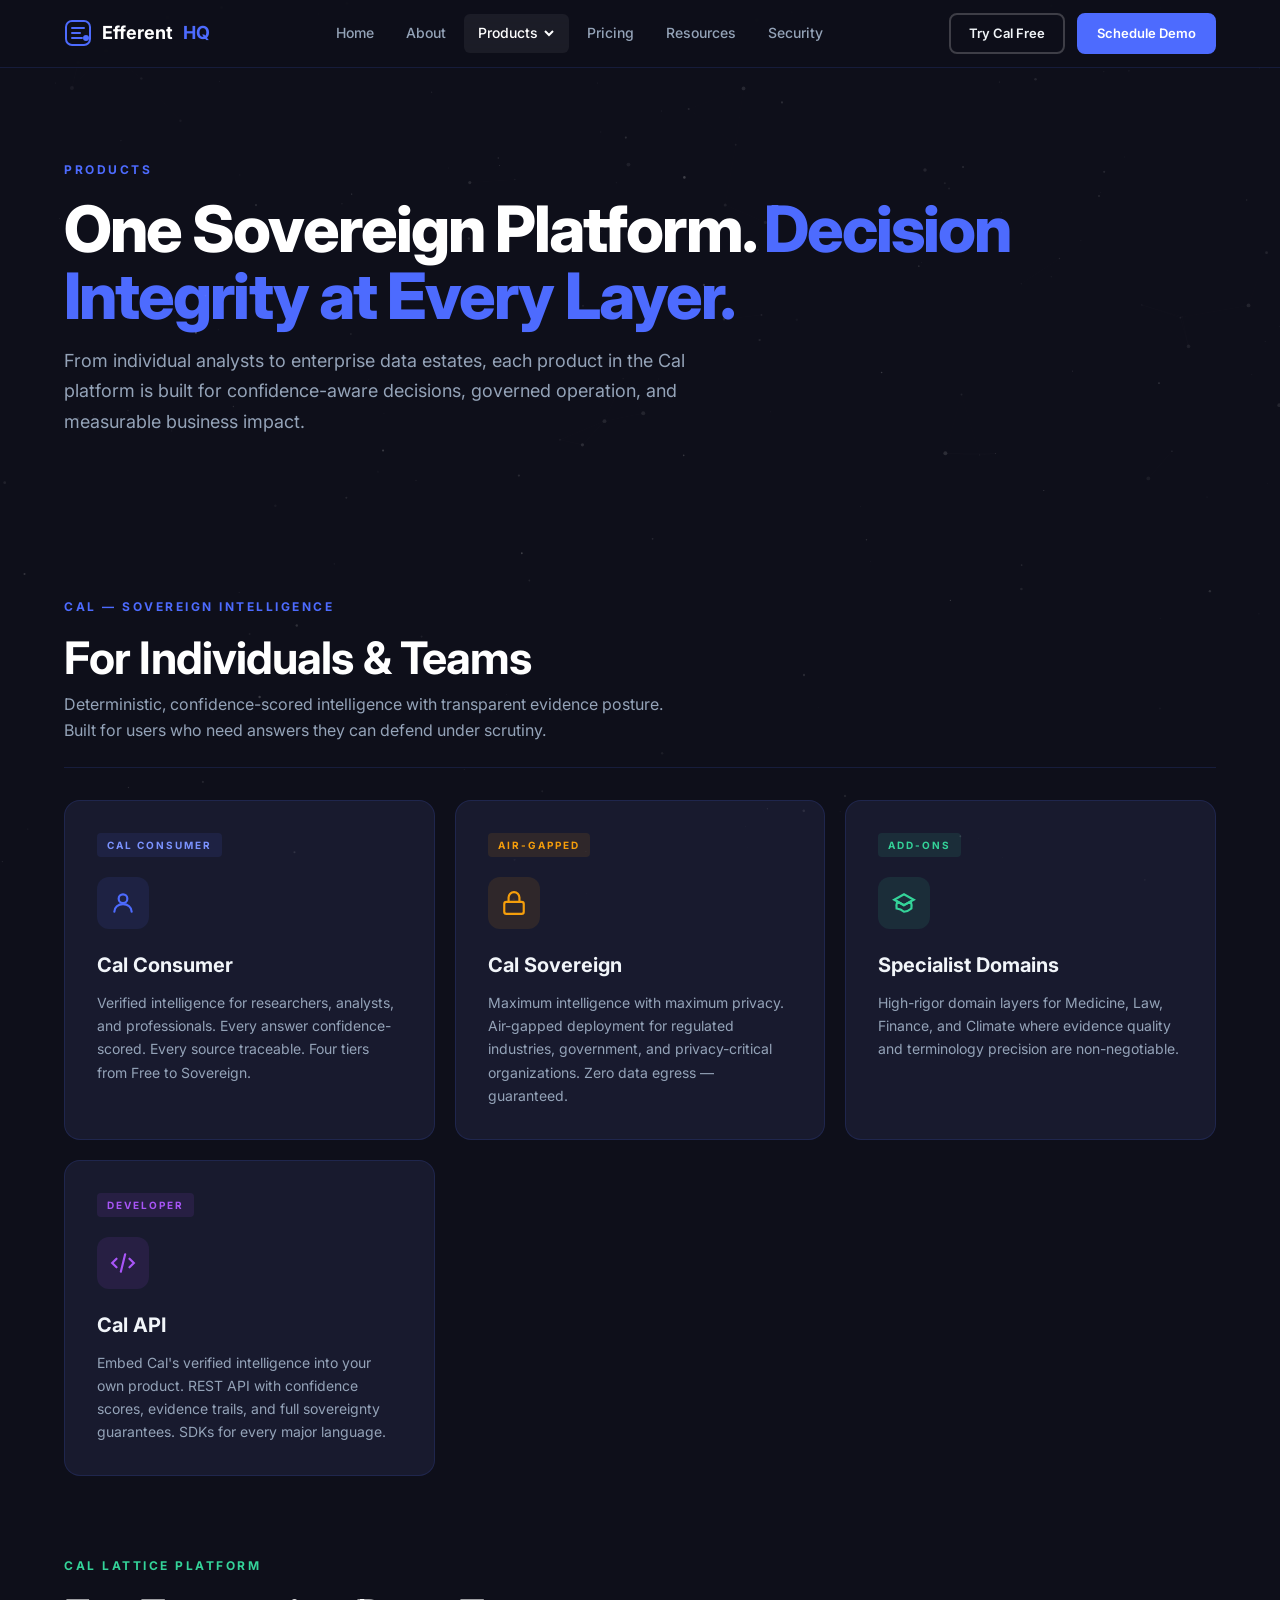
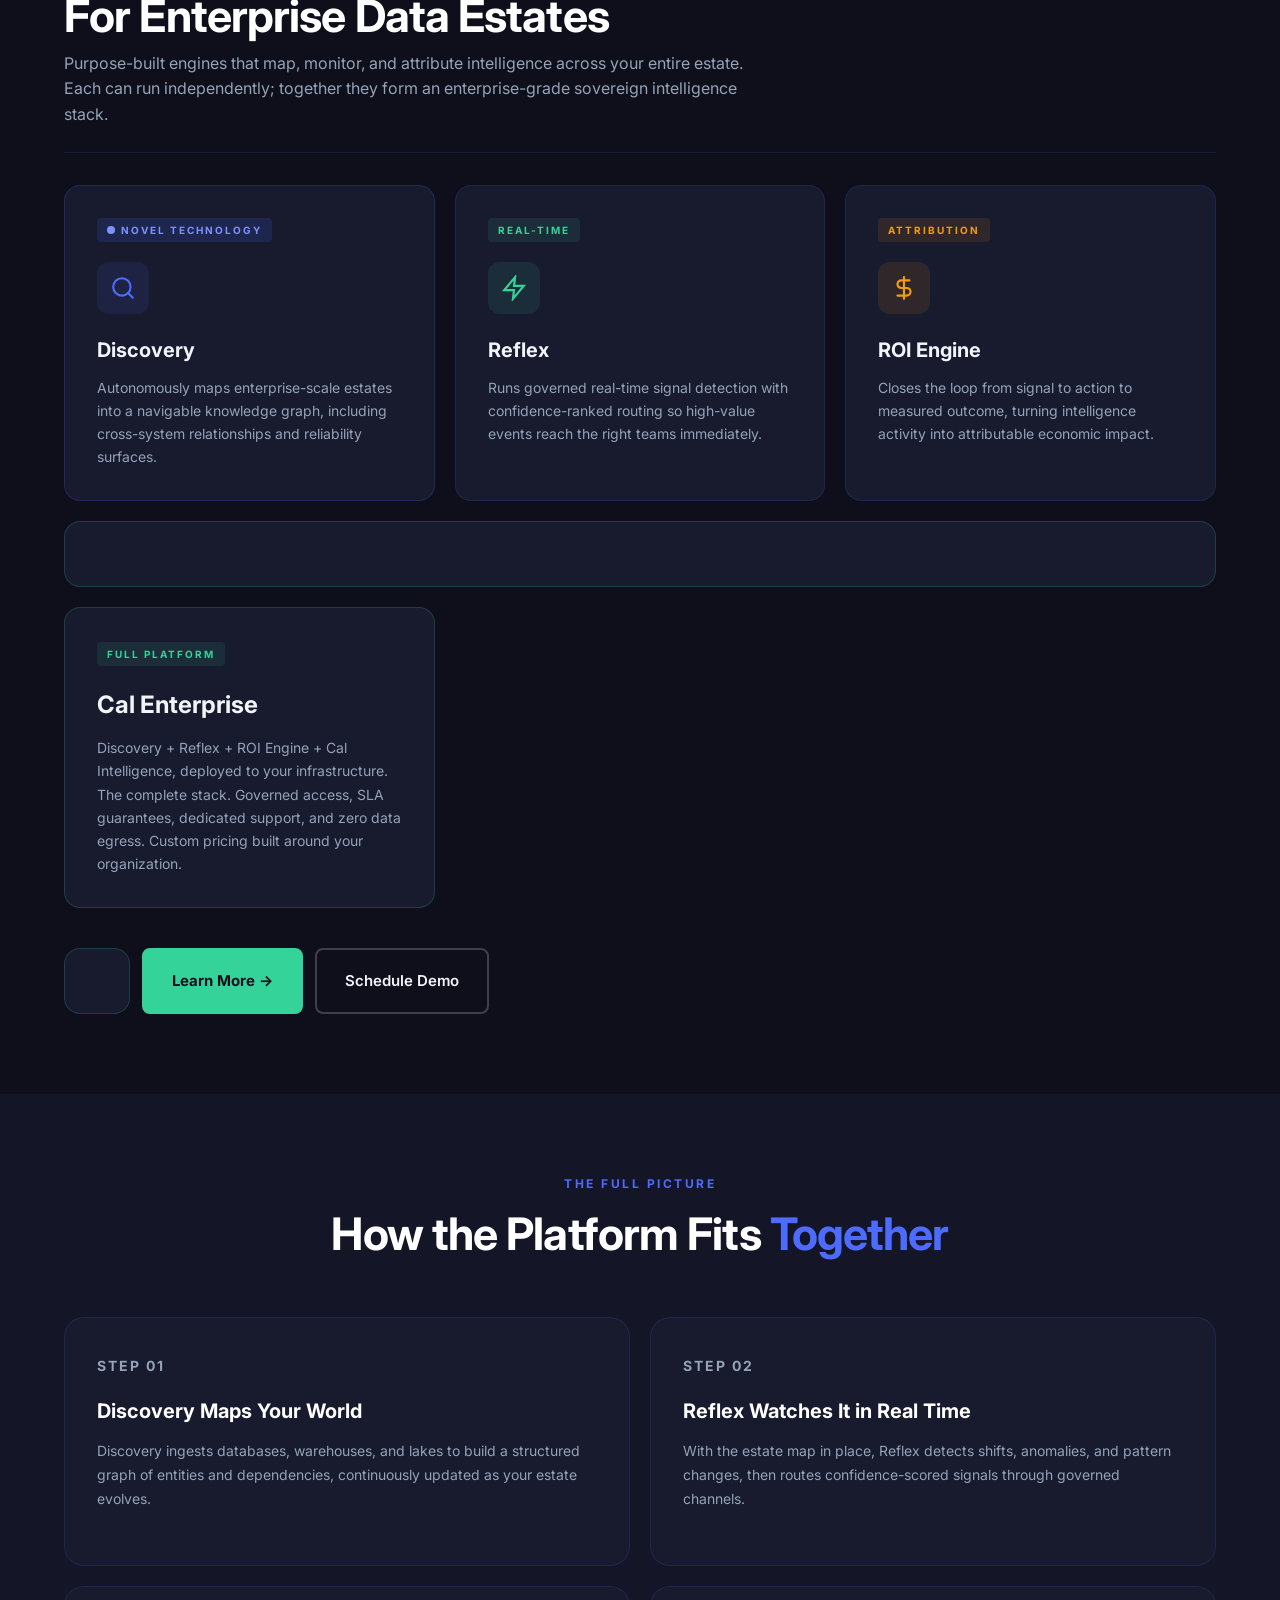
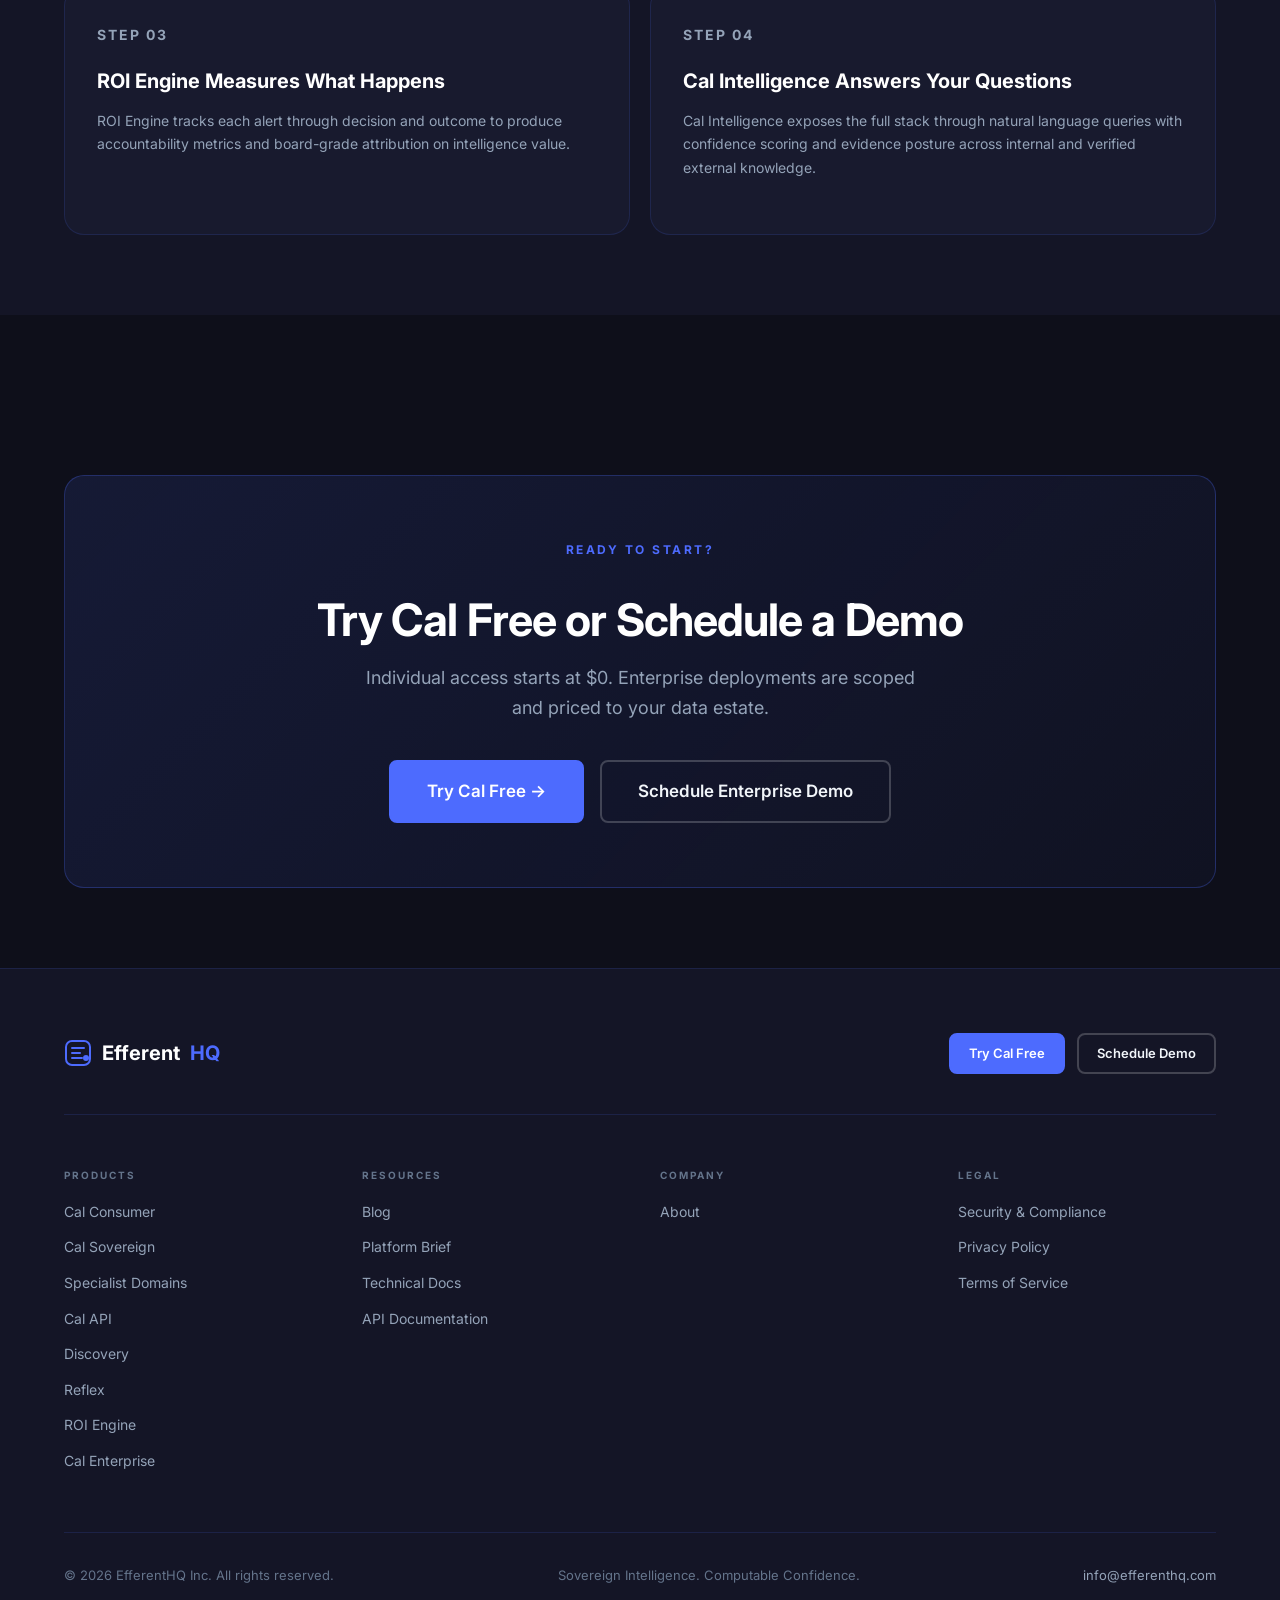
<file: products/index.html>
<!DOCTYPE html>
<html lang="en">
<head>
  <meta charset="UTF-8">
  <meta name="viewport" content="width=device-width, initial-scale=1.0">
  <title>Products — EfferentHQ</title>
  <meta name="description" content="Cal Consumer, Cal Lattice, Discovery, Reflex, ROI Engine, Cal Enterprise, Cal API. Every product in the EfferentHQ sovereign intelligence platform.">
  <link rel="preconnect" href="https://fonts.googleapis.com">
  <link rel="preconnect" href="https://fonts.gstatic.com" crossorigin>
  <link href="https://fonts.googleapis.com/css2?family=Inter:wght@300;400;500;600;700;800&display=swap" rel="stylesheet">
  <link rel="stylesheet" href="../style.css">
  <style>
    .products-grid { display: grid; grid-template-columns: repeat(3, 1fr); gap: 20px; }
    .product-tile {
      background: var(--bg-card);
      border: 1px solid var(--border-subtle);
      border-radius: var(--radius-lg);
      padding: 32px;
      transition: var(--transition);
      text-decoration: none;
      display: flex; flex-direction: column;
      position: relative; overflow: hidden;
    }
    .product-tile::after {
      content: '→';
      position: absolute;
      bottom: 28px; right: 28px;
      font-size: 18px; color: var(--blue);
      opacity: 0; transition: opacity 0.2s, right 0.2s;
    }
    .product-tile:hover { border-color: var(--border-medium); transform: translateY(-3px); box-shadow: var(--shadow-lg); }
    .product-tile:hover::after { opacity: 1; right: 24px; }
    .product-tile:hover h3 { color: var(--white); }
    .product-badge {
      display: inline-flex; align-items: center; gap: 6px;
      font-size: 10px; font-weight: 700; letter-spacing: 2px;
      text-transform: uppercase; padding: 4px 10px;
      border-radius: 4px; margin-bottom: 20px; width: fit-content;
    }
    .product-icon {
      width: 52px; height: 52px; border-radius: 12px;
      display: flex; align-items: center; justify-content: center;
      margin-bottom: 20px; flex-shrink: 0;
    }
    .product-tile h3 { font-size: 20px; font-weight: 700; color: var(--text-primary); margin-bottom: 10px; transition: color 0.2s; }
    .product-tile p { font-size: 14px; color: var(--text-secondary); line-height: 1.65; flex: 1; }
    .suite-header { margin-bottom: 32px; padding-bottom: 24px; border-bottom: 1px solid var(--border-subtle); }
    .suite-header h2 { margin-bottom: 8px; }
    @media (max-width: 900px) { .products-grid { grid-template-columns: repeat(2, 1fr); } }
    @media (max-width: 520px) { .products-grid { grid-template-columns: 1fr; } }
  </style>
</head>
<body>

<nav class="nav">
  <div class="nav-inner">
    <a href="../index.html" class="nav-logo">
      <svg viewBox="0 0 28 28" fill="none"><rect x="2" y="2" width="24" height="24" rx="6" stroke="#4D6BFE" stroke-width="2"/><path d="M8 9h12M8 14h8M8 19h10" stroke="#4D6BFE" stroke-width="2" stroke-linecap="round"/><circle cx="22" cy="19" r="3" fill="#4D6BFE"/></svg>
      Efferent<span class="hq">HQ</span>
    </a>
    <ul class="nav-links" id="navLinks">
      <li><a href="../index.html">Home</a></li>
      <li><a href="../about.html">About</a></li>
      <li class="nav-dropdown">
        <a href="index.html" class="active">Products
          <svg class="chevron" viewBox="0 0 12 12" fill="none" stroke="currentColor" stroke-width="2"><path d="M2 4l4 4 4-4"/></svg>
        </a>
        <div class="dropdown-menu">
          <div class="dropdown-section">
            <div class="dropdown-section-label">Cal — Sovereign Intelligence</div>
            <a href="cal-consumer.html" class="dropdown-item"><strong>Cal Consumer</strong><span>Verified answers for researchers &amp; professionals</span></a>
            <a href="cal-sovereign.html" class="dropdown-item"><strong>Cal Sovereign</strong><span>Air-gapped deployment for privacy-critical teams</span></a>
            <a href="specialists.html" class="dropdown-item"><strong>Specialist Domains</strong><span>Deep knowledge layers for regulated industries</span></a>
            <a href="cal-api.html" class="dropdown-item"><strong>Cal API</strong><span>Developer platform — embed Cal in your product</span></a>
          </div>
          <div class="dropdown-divider"></div>
          <div class="dropdown-section">
            <div class="dropdown-section-label">Cal Lattice Platform</div>
            <a href="discovery.html" class="dropdown-item"><strong>Discovery</strong><span>See your entire data estate as a single navigable map</span></a>
            <a href="reflex.html" class="dropdown-item"><strong>Reflex</strong><span>Real-time business intelligence and signal detection</span></a>
            <a href="roi-engine.html" class="dropdown-item"><strong>ROI Engine</strong><span>Outcome tracking & decision attribution</span></a>
            <a href="cal-enterprise.html" class="dropdown-item"><strong>Cal Enterprise</strong><span>Full stack: Discovery + Reflex + ROI Engine</span></a>
          </div>
        </div>
      </li>
      <li><a href="../pricing.html">Pricing</a></li>
      <li><a href="../resources.html">Resources</a></li><li><a href="../security.html">Security</a></li>
    </ul>
    <div class="nav-actions">
      <a href="../pricing.html" class="btn btn-outline btn-sm">Try Cal Free</a>
      <a href="../index.html#contact" class="btn btn-primary btn-sm">Schedule Demo</a>
      <button class="nav-mobile-btn" onclick="toggleMobileNav()" aria-label="Open menu">
        <svg width="22" height="22" viewBox="0 0 24 24" fill="none" stroke="currentColor" stroke-width="2" stroke-linecap="round"><path d="M3 12h18M3 6h18M3 18h18"/></svg>
      </button>
    </div>
  </div>
</nav>

<section class="page-hero">
  <canvas id="products-canvas"></canvas>
  <div class="container page-hero-content">
    <p class="eyebrow">Products</p>
    <h1 class="headline-xl" style="margin-bottom:16px;">One Sovereign Platform. <span class="text-blue">Decision Integrity at Every Layer.</span></h1>
    <p class="body-lg" style="max-width:680px;">From individual analysts to enterprise data estates, each product in the Cal platform is built for confidence-aware decisions, governed operation, and measurable business impact.</p>
  </div>
</section>

<section class="section">
  <div class="container">

    <!-- CAL CONSUMER SUITE -->
    <div class="suite-header">
      <p class="eyebrow">Cal — Sovereign Intelligence</p>
      <h2 class="headline-lg">For Individuals &amp; Teams</h2>
      <p class="body-md" style="max-width:600px;">Deterministic, confidence-scored intelligence with transparent evidence posture. Built for users who need answers they can defend under scrutiny.</p>
    </div>

    <div class="products-grid" style="margin-bottom:80px;">

      <a href="cal-consumer.html" class="product-tile">
        <div class="product-badge" style="background:rgba(77,107,254,0.1);color:var(--blue-light);">Cal Consumer</div>
        <div class="product-icon" style="background:rgba(77,107,254,0.1);">
          <svg width="26" height="26" viewBox="0 0 24 24" fill="none" stroke="#4D6BFE" stroke-width="2" stroke-linecap="round"><circle cx="12" cy="8" r="4"/><path d="M4 20c0-4 3.6-7 8-7s8 3 8 7"/></svg>
        </div>
        <h3>Cal Consumer</h3>
        <p>Verified intelligence for researchers, analysts, and professionals. Every answer confidence-scored. Every source traceable. Four tiers from Free to Sovereign.</p>
      </a>

      <a href="cal-sovereign.html" class="product-tile">
        <div class="product-badge" style="background:rgba(245,158,11,0.1);color:var(--gold);">Air-Gapped</div>
        <div class="product-icon" style="background:rgba(245,158,11,0.1);">
          <svg width="26" height="26" viewBox="0 0 24 24" fill="none" stroke="#F59E0B" stroke-width="2" stroke-linecap="round"><rect x="3" y="11" width="18" height="11" rx="2"/><path d="M7 11V7a5 5 0 0110 0v4"/></svg>
        </div>
        <h3>Cal Sovereign</h3>
        <p>Maximum intelligence with maximum privacy. Air-gapped deployment for regulated industries, government, and privacy-critical organizations. Zero data egress — guaranteed.</p>
      </a>

      <a href="specialists.html" class="product-tile">
        <div class="product-badge" style="background:rgba(52,211,153,0.1);color:var(--green);">Add-Ons</div>
        <div class="product-icon" style="background:rgba(52,211,153,0.1);">
          <svg width="26" height="26" viewBox="0 0 24 24" fill="none" stroke="#34D399" stroke-width="2" stroke-linecap="round"><path d="M12 14l9-5-9-5-9 5 9 5z"/><path d="M12 14l6.16-3.422a12.083 12.083 0 01.665 6.479A11.952 11.952 0 0112 20.055a11.952 11.952 0 00-6.824-2.998 12.078 12.078 0 01.665-6.479L12 14z"/></svg>
        </div>
        <h3>Specialist Domains</h3>
        <p>High-rigor domain layers for Medicine, Law, Finance, and Climate where evidence quality and terminology precision are non-negotiable.</p>
      </a>

      <a href="cal-api.html" class="product-tile">
        <div class="product-badge" style="background:rgba(168,85,247,0.1);color:#A855F7;">Developer</div>
        <div class="product-icon" style="background:rgba(168,85,247,0.1);">
          <svg width="26" height="26" viewBox="0 0 24 24" fill="none" stroke="#A855F7" stroke-width="2" stroke-linecap="round"><path d="M10 20l4-16m4 4l4 4-4 4M6 16l-4-4 4-4"/></svg>
        </div>
        <h3>Cal API</h3>
        <p>Embed Cal's verified intelligence into your own product. REST API with confidence scores, evidence trails, and full sovereignty guarantees. SDKs for every major language.</p>
      </a>

    </div>

    <!-- CAL LATTICE SUITE -->
    <div class="suite-header">
      <p class="eyebrow" style="color:var(--green);">Cal Lattice Platform</p>
      <h2 class="headline-lg">For Enterprise Data Estates</h2>
      <p class="body-md" style="max-width:680px;">Purpose-built engines that map, monitor, and attribute intelligence across your entire estate. Each can run independently; together they form an enterprise-grade sovereign intelligence stack.</p>
    </div>

    <div class="products-grid">

      <a href="discovery.html" class="product-tile" style="border-color:rgba(77,107,254,0.2);">
        <div class="product-badge" style="background:rgba(77,107,254,0.15);color:var(--blue-light);">
          <svg width="8" height="8" viewBox="0 0 8 8" fill="currentColor"><circle cx="4" cy="4" r="4"/></svg>
          Novel Technology
        </div>
        <div class="product-icon" style="background:rgba(77,107,254,0.1);">
          <svg width="26" height="26" viewBox="0 0 24 24" fill="none" stroke="#4D6BFE" stroke-width="2" stroke-linecap="round"><circle cx="11" cy="11" r="8"/><path d="M21 21l-4.35-4.35"/></svg>
        </div>
        <h3>Discovery</h3>
        <p>Autonomously maps enterprise-scale estates into a navigable knowledge graph, including cross-system relationships and reliability surfaces.</p>
      </a>

      <a href="reflex.html" class="product-tile">
        <div class="product-badge" style="background:rgba(52,211,153,0.1);color:var(--green);">Real-Time</div>
        <div class="product-icon" style="background:rgba(52,211,153,0.1);">
          <svg width="26" height="26" viewBox="0 0 24 24" fill="none" stroke="#34D399" stroke-width="2" stroke-linecap="round"><path d="M13 2L3 14h9l-1 8 10-12h-9l1-8z"/></svg>
        </div>
        <h3>Reflex</h3>
        <p>Runs governed real-time signal detection with confidence-ranked routing so high-value events reach the right teams immediately.</p>
      </a>

      <a href="roi-engine.html" class="product-tile">
        <div class="product-badge" style="background:rgba(245,158,11,0.1);color:var(--gold);">Attribution</div>
        <div class="product-icon" style="background:rgba(245,158,11,0.1);">
          <svg width="26" height="26" viewBox="0 0 24 24" fill="none" stroke="#F59E0B" stroke-width="2" stroke-linecap="round"><path d="M12 2v20M17 5H9.5a3.5 3.5 0 000 7h5a3.5 3.5 0 010 7H6"/></svg>
        </div>
        <h3>ROI Engine</h3>
        <p>Closes the loop from signal to action to measured outcome, turning intelligence activity into attributable economic impact.</p>
      </a>

      <a href="cal-enterprise.html" class="product-tile" style="border-color:rgba(52,211,153,0.2);grid-column:span 3;">
        <div style="display:flex;gap:40px;align-items:center;flex-wrap:wrap;">
          <div style="flex:1;min-width:260px;">
            <div class="product-badge" style="background:rgba(52,211,153,0.1);color:var(--green);">Full Platform</div>
            <h3 style="font-size:24px;margin-bottom:12px;">Cal Enterprise</h3>
            <p>Discovery + Reflex + ROI Engine + Cal Intelligence, deployed to your infrastructure. The complete stack. Governed access, SLA guarantees, dedicated support, and zero data egress. Custom pricing built around your organization.</p>
          </div>
          <div style="display:flex;gap:12px;flex-shrink:0;flex-wrap:wrap;">
            <a href="cal-enterprise.html" class="btn btn-green" onclick="event.stopPropagation()">Learn More →</a>
            <a href="../index.html#contact" class="btn btn-outline" onclick="event.stopPropagation()">Schedule Demo</a>
          </div>
        </div>
      </a>

    </div>
  </div>
</section>

<!-- How they fit together -->
<section class="section" style="background:var(--bg-secondary);">
  <div class="container">
    <div style="text-align:center;margin-bottom:56px;">
      <p class="eyebrow">The Full Picture</p>
      <h2 class="headline-lg">How the Platform Fits <span class="text-blue">Together</span></h2>
    </div>
    <div class="differentiators-grid">
      <div class="diff-item">
        <p class="diff-number">STEP 01</p>
        <h3>Discovery Maps Your World</h3>
        <p>Discovery ingests databases, warehouses, and lakes to build a structured graph of entities and dependencies, continuously updated as your estate evolves.</p>
      </div>
      <div class="diff-item">
        <p class="diff-number">STEP 02</p>
        <h3>Reflex Watches It in Real Time</h3>
        <p>With the estate map in place, Reflex detects shifts, anomalies, and pattern changes, then routes confidence-scored signals through governed channels.</p>
      </div>
      <div class="diff-item">
        <p class="diff-number">STEP 03</p>
        <h3>ROI Engine Measures What Happens</h3>
        <p>ROI Engine tracks each alert through decision and outcome to produce accountability metrics and board-grade attribution on intelligence value.</p>
      </div>
      <div class="diff-item">
        <p class="diff-number">STEP 04</p>
        <h3>Cal Intelligence Answers Your Questions</h3>
        <p>Cal Intelligence exposes the full stack through natural language queries with confidence scoring and evidence posture across internal and verified external knowledge.</p>
      </div>
    </div>
  </div>
</section>

<section class="section">
  <div class="container">
    <div class="cta-banner">
      <p class="eyebrow">Ready to Start?</p>
      <h2 class="headline-lg">Try Cal Free or Schedule a Demo</h2>
      <p class="body-lg">Individual access starts at $0. Enterprise deployments are scoped and priced to your data estate.</p>
      <div class="cta-banner-actions">
        <a href="../pricing.html" class="btn btn-primary btn-lg">Try Cal Free →</a>
        <a href="../index.html#contact" class="btn btn-outline btn-lg">Schedule Enterprise Demo</a>
      </div>
    </div>
  </div>
</section>

<footer class="site-footer">
  <div class="container">
    <div class="footer-top">
      <a href="../index.html" class="nav-logo" style="font-size:20px;">
        <svg viewBox="0 0 28 28" fill="none"><rect x="2" y="2" width="24" height="24" rx="6" stroke="#4D6BFE" stroke-width="2"/><path d="M8 9h12M8 14h8M8 19h10" stroke="#4D6BFE" stroke-width="2" stroke-linecap="round"/><circle cx="22" cy="19" r="3" fill="#4D6BFE"/></svg>
        Efferent<span class="hq">HQ</span>
      </a>
      <div style="display:flex;gap:12px;flex-wrap:wrap;">
        <a href="../pricing.html" class="btn btn-primary btn-sm">Try Cal Free</a>
        <a href="../index.html#contact" class="btn btn-outline btn-sm">Schedule Demo</a>
      </div>
    </div>
    <div class="footer-columns">
      <div class="footer-col"><h5>Products</h5><ul><li><a href="cal-consumer.html">Cal Consumer</a></li><li><a href="cal-sovereign.html">Cal Sovereign</a></li><li><a href="specialists.html">Specialist Domains</a></li><li><a href="cal-api.html">Cal API</a></li><li><a href="discovery.html">Discovery</a></li><li><a href="reflex.html">Reflex</a></li><li><a href="roi-engine.html">ROI Engine</a></li><li><a href="cal-enterprise.html">Cal Enterprise</a></li></ul></div>
      <div class="footer-col"><h5>Resources</h5><ul>
        <li><a href="../resources.html">Blog</a></li>
        <li><a href="../resources.html">Platform Brief</a></li>
        <li><a href="../resources.html">Technical Docs</a></li>
        <li><a href="../resources.html">API Documentation</a></li>
      </ul></div>
      <div class="footer-col"><h5>Company</h5><ul><li><a href="../about.html">About</a></li></ul></div>
      <div class="footer-col"><h5>Legal</h5><ul><li><a href="../security.html">Security &amp; Compliance</a></li><li><a href="#">Privacy Policy</a></li><li><a href="#">Terms of Service</a></li></ul></div>
    </div>
    <div class="footer-bottom">
      <p>© 2026 EfferentHQ Inc. All rights reserved.</p>
      <p>Sovereign Intelligence. Computable Confidence.</p>
    <p><a href="mailto:info@efferenthq.com" style="color:var(--text-secondary);text-decoration:none;">info@efferenthq.com</a></p></div>
  </div>
</footer>

<script src="../particles.js"></script>
<script>
  document.addEventListener('DOMContentLoaded', () => {
    initParticles('products-canvas', { count: 60, speed: 0.15, connectionDist: 110, maxOpacity: 0.35 });
  });
</script>

<!-- Basic CTA tracking — replace GA_MEASUREMENT_ID with your GA4 ID -->
<script async src="https://www.googletagmanager.com/gtag/js?id=GA_MEASUREMENT_ID"></script>
<script>
  window.dataLayer = window.dataLayer || [];
  function gtag(){dataLayer.push(arguments);}
  gtag('js', new Date());
  gtag('config', 'GA_MEASUREMENT_ID');
  document.addEventListener('DOMContentLoaded', function() {
    document.querySelectorAll('a[href*="demo"], a[href*="trial"], a[href*="free"], button').forEach(function(el) {
      el.addEventListener('click', function() {
        gtag('event', 'cta_click', {
          'event_category': 'engagement',
          'event_label': (el.textContent || '').trim().substring(0, 50),
          'page_location': window.location.pathname
        });
      });
    });
  });
</script>
</body>
</html>
</file>
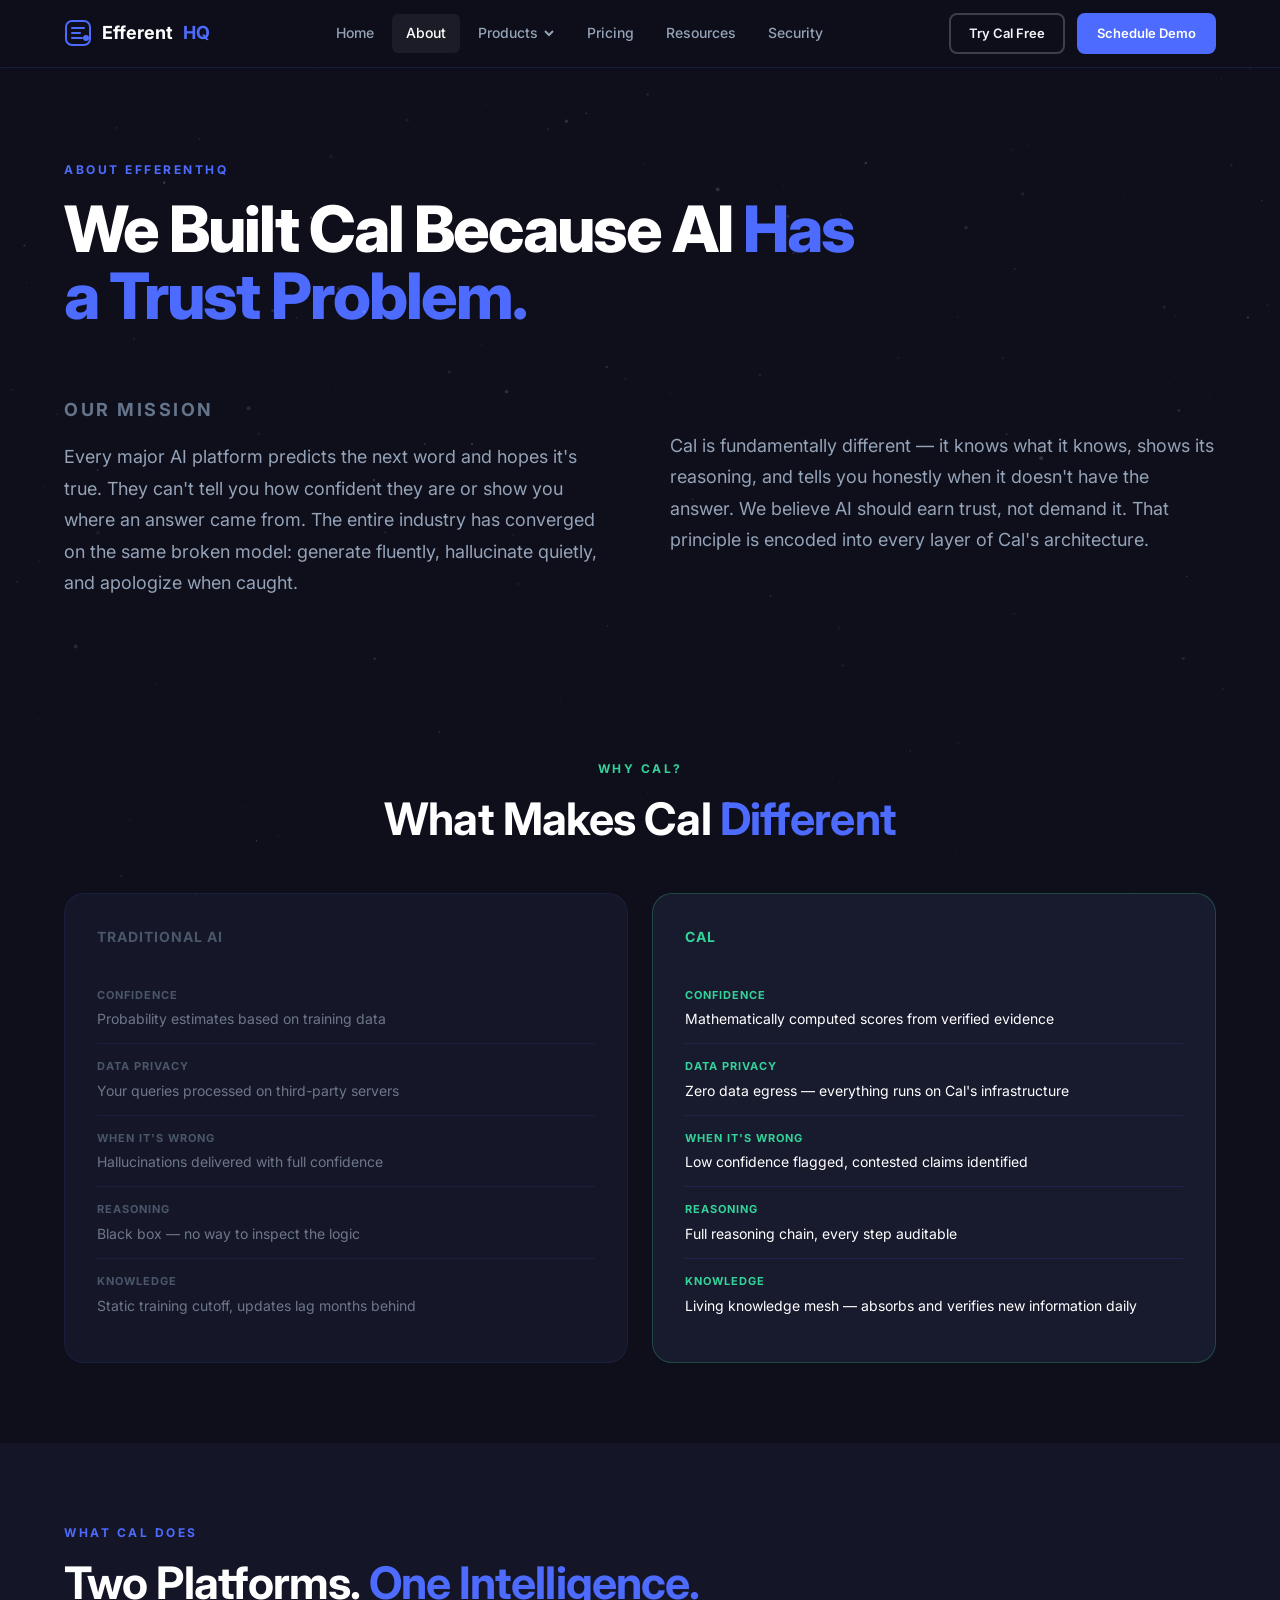
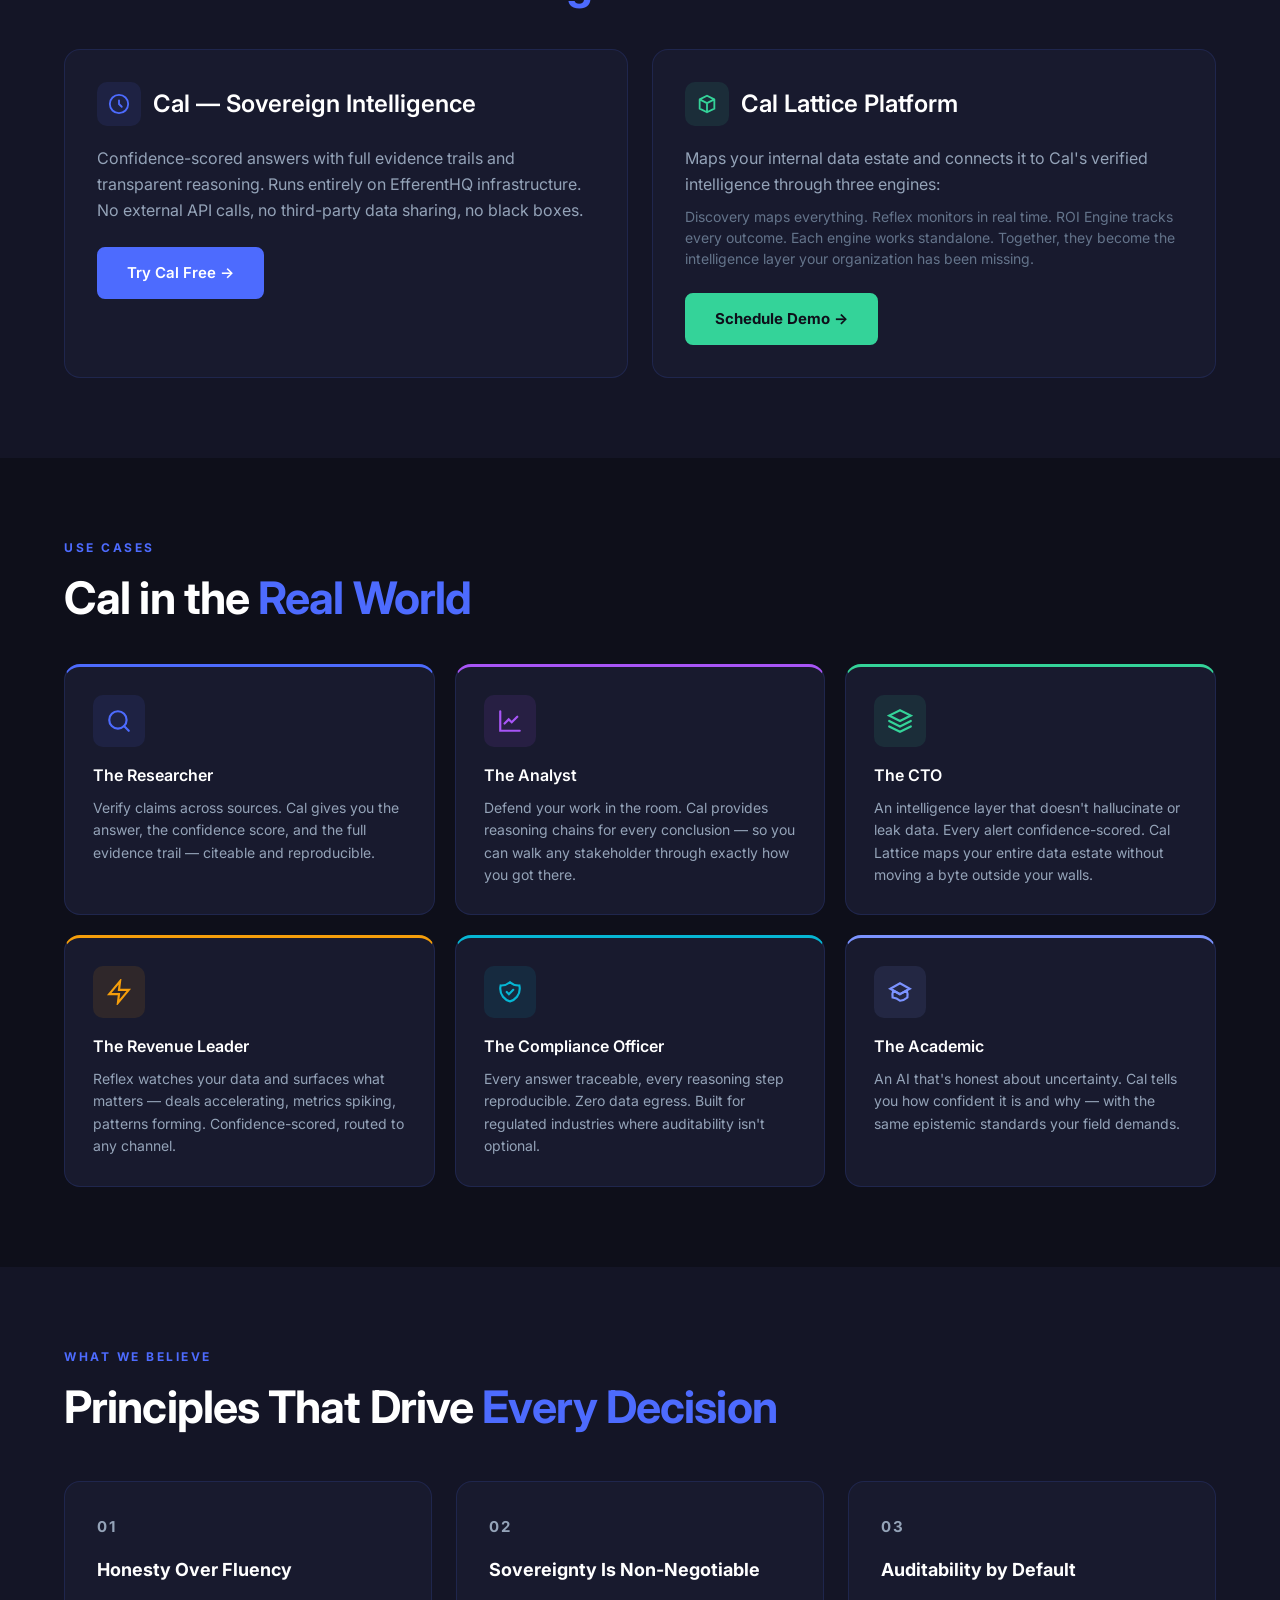
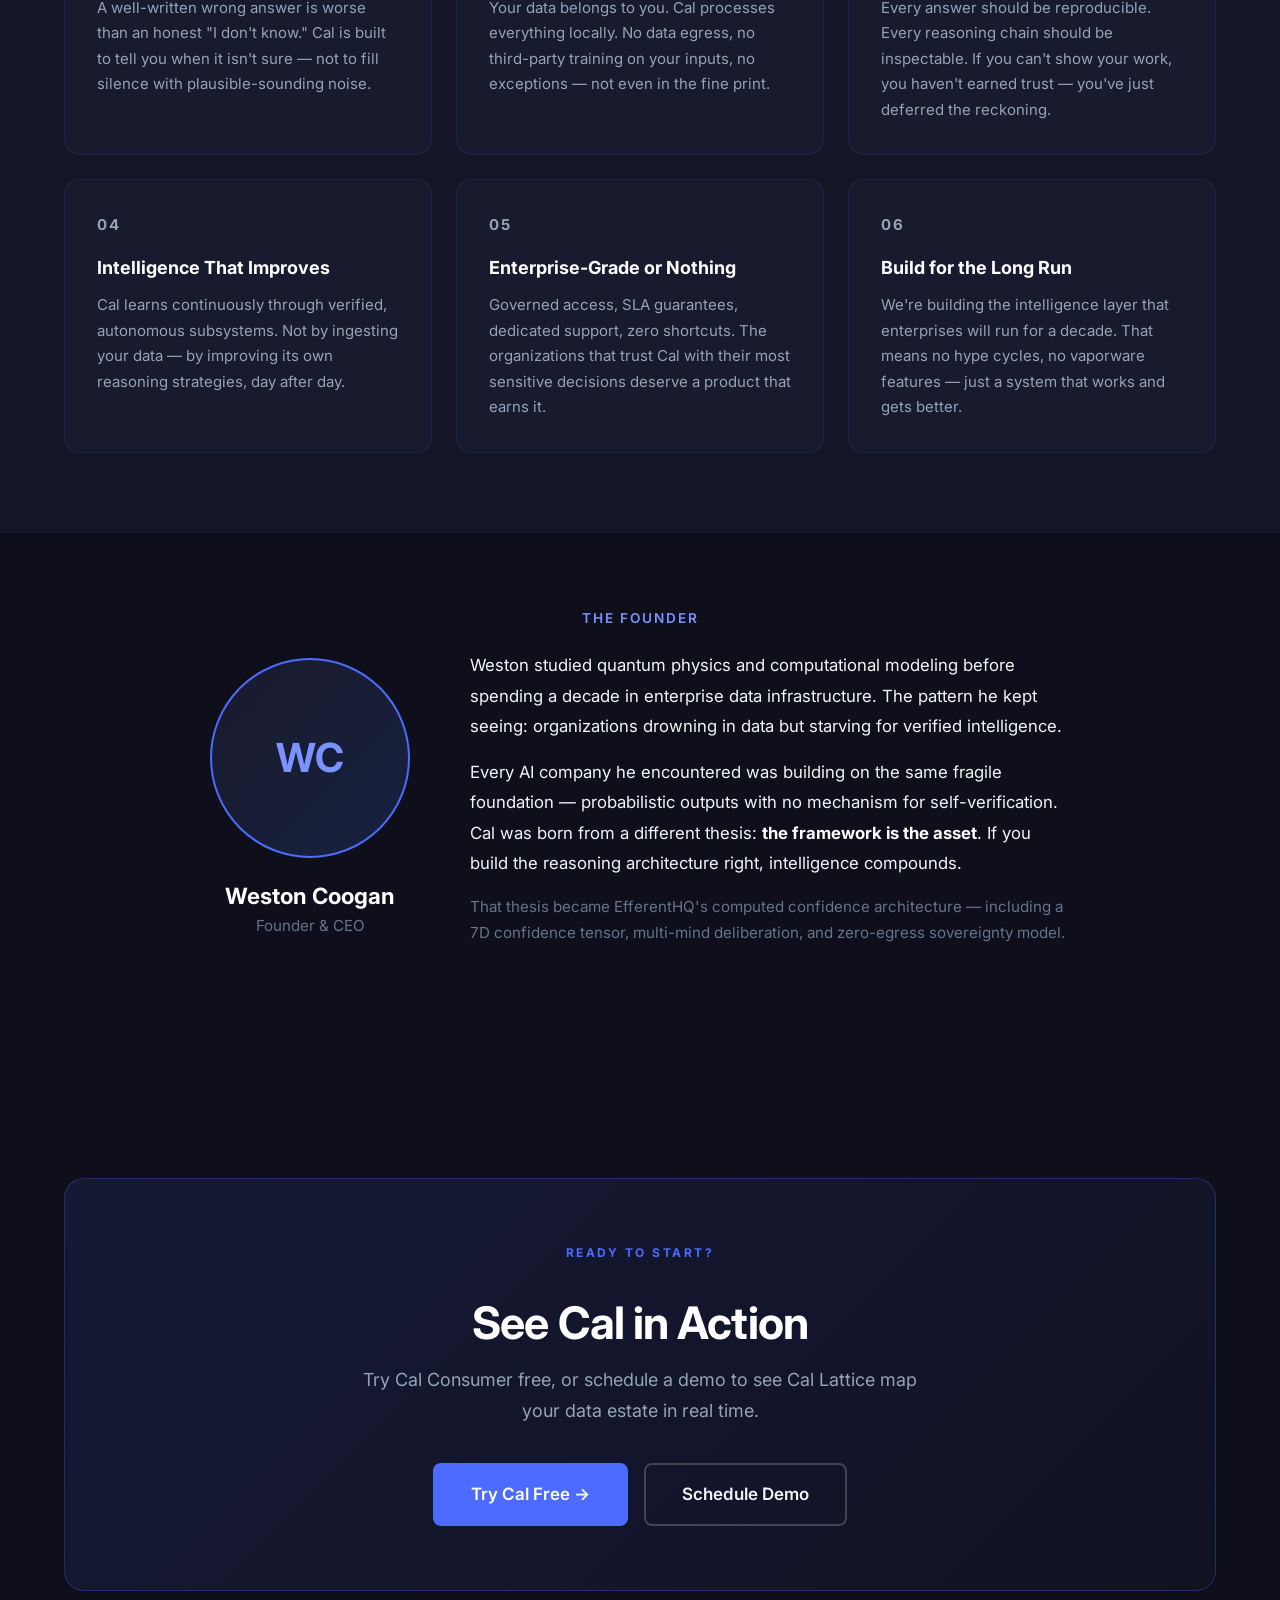
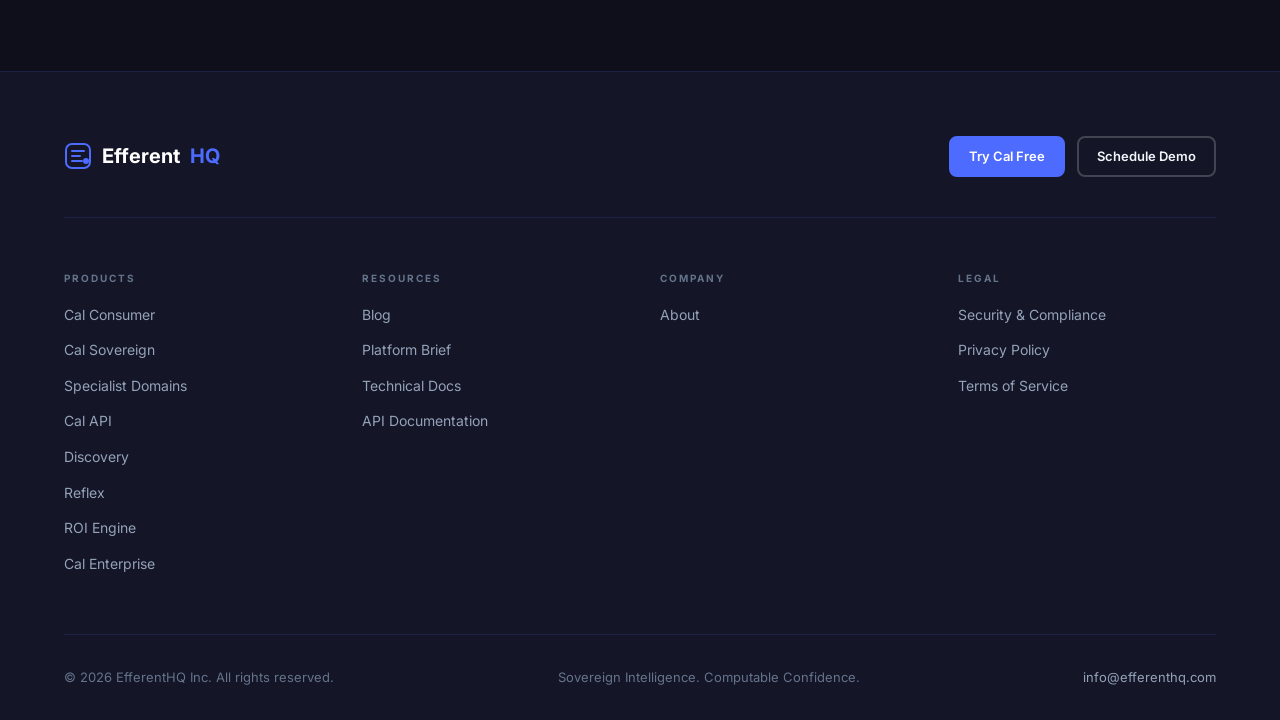
<file: about.html>
<!DOCTYPE html>
<html lang="en">
<head>
  <meta charset="UTF-8">
  <meta name="viewport" content="width=device-width, initial-scale=1.0">
  <title>About — EfferentHQ</title>
  <meta name="description" content="We built Cal because AI has a trust problem. Learn about EfferentHQ's mission, team, and the technology behind sovereign intelligence.">
  <link rel="preconnect" href="https://fonts.googleapis.com">
  <link rel="preconnect" href="https://fonts.gstatic.com" crossorigin>
  <link href="https://fonts.googleapis.com/css2?family=Inter:wght@300;400;500;600;700;800&display=swap" rel="stylesheet">
  <link rel="stylesheet" href="style.css">
</head>
<body>

<!-- ── NAV ── -->
<nav class="nav">
  <div class="nav-inner">
    <a href="index.html" class="nav-logo">
      <svg viewBox="0 0 28 28" fill="none">
        <rect x="2" y="2" width="24" height="24" rx="6" stroke="#4D6BFE" stroke-width="2"/>
        <path d="M8 9h12M8 14h8M8 19h10" stroke="#4D6BFE" stroke-width="2" stroke-linecap="round"/>
        <circle cx="22" cy="19" r="3" fill="#4D6BFE"/>
      </svg>
      Efferent<span class="hq">HQ</span>
    </a>
    <ul class="nav-links" id="navLinks">
      <li><a href="index.html">Home</a></li>
      <li><a href="about.html" class="active">About</a></li>
      <li class="nav-dropdown">
        <a href="products/index.html">Products
          <svg class="chevron" viewBox="0 0 12 12" fill="none" stroke="currentColor" stroke-width="2"><path d="M2 4l4 4 4-4"/></svg>
        </a>
        <div class="dropdown-menu">
          <div class="dropdown-section">
            <div class="dropdown-section-label">Cal — Sovereign Intelligence</div>
            <a href="products/cal-consumer.html" class="dropdown-item"><strong>Cal Consumer</strong><span>Verified answers for researchers &amp; professionals</span></a>
            <a href="products/cal-sovereign.html" class="dropdown-item"><strong>Cal Sovereign</strong><span>Air-gapped deployment for privacy-critical teams</span></a>
            <a href="products/specialists.html" class="dropdown-item"><strong>Specialist Domains</strong><span>Deep knowledge layers for regulated industries</span></a>
            <a href="products/cal-api.html" class="dropdown-item"><strong>Cal API</strong><span>Developer platform — embed Cal in your product</span></a>
          </div>
          <div class="dropdown-divider"></div>
          <div class="dropdown-section">
            <div class="dropdown-section-label">Cal Lattice Platform</div>
            <a href="products/discovery.html" class="dropdown-item"><strong>Discovery</strong><span>See your entire data estate as a single navigable map</span></a>
            <a href="products/reflex.html" class="dropdown-item"><strong>Reflex</strong><span>Real-time business intelligence and signal detection</span></a>
            <a href="products/roi-engine.html" class="dropdown-item"><strong>ROI Engine</strong><span>Outcome tracking & decision attribution</span></a>
            <a href="products/cal-enterprise.html" class="dropdown-item"><strong>Cal Enterprise</strong><span>Full stack: Discovery + Reflex + ROI Engine</span></a>
          </div>
        </div>
      </li>
      <li><a href="pricing.html">Pricing</a></li>
      <li><a href="resources.html">Resources</a></li><li><a href="security.html">Security</a></li>
    </ul>
    <div class="nav-actions">
      <a href="pricing.html" class="btn btn-outline btn-sm">Try Cal Free</a>
      <a href="index.html#contact" class="btn btn-primary btn-sm">Schedule Demo</a>
      <button class="nav-mobile-btn" onclick="toggleMobileNav()" aria-label="Open menu">
        <svg width="22" height="22" viewBox="0 0 24 24" fill="none" stroke="currentColor" stroke-width="2" stroke-linecap="round"><path d="M3 12h18M3 6h18M3 18h18"/></svg>
      </button>
    </div>
  </div>
</nav>

<!-- ── ABOUT HERO ── -->
<section class="page-hero">
  <canvas id="about-canvas"></canvas>
  <div class="container page-hero-content">
    <p class="eyebrow">About EfferentHQ</p>
    <h1 class="headline-xl" style="max-width:800px;">We Built Cal Because AI <span class="text-blue">Has a Trust Problem.</span></h1>

    <div class="mission-grid">
      <div class="mission-block">
        <p class="eyebrow" style="color:var(--text-muted);">Our Mission</p>
        <p>Every major AI platform predicts the next word and hopes it's true. They can't tell you how confident they are or show you where an answer came from. The entire industry has converged on the same broken model: generate fluently, hallucinate quietly, and apologize when caught.</p>
      </div>
      <div class="mission-block">
        <p style="margin-top:36px;">Cal is fundamentally different — it knows what it knows, shows its reasoning, and tells you honestly when it doesn't have the answer. We believe AI should earn trust, not demand it. That principle is encoded into every layer of Cal's architecture.</p>
      </div>
    </div>
  </div>
</section>

<!-- ── WHY CAL ── -->
<section class="section">
  <div class="container">
    <div style="text-align:center;margin-bottom:48px;">
      <p class="eyebrow" style="color:var(--green);">Why Cal?</p>
      <h2 class="headline-lg">What Makes Cal <span class="text-blue">Different</span></h2>
    </div>
    <div class="comparison-grid">
      <div class="comparison-col comparison-old">
        <h4 style="margin-bottom:24px;font-size:14px;letter-spacing:1px;text-transform:uppercase;color:var(--text-muted);">Traditional AI</h4>
        <div class="comparison-row">
          <p class="comparison-label">Confidence</p>
          <p>Probability estimates based on training data</p>
        </div>
        <div class="comparison-row">
          <p class="comparison-label">Data Privacy</p>
          <p>Your queries processed on third-party servers</p>
        </div>
        <div class="comparison-row">
          <p class="comparison-label">When It's Wrong</p>
          <p>Hallucinations delivered with full confidence</p>
        </div>
        <div class="comparison-row">
          <p class="comparison-label">Reasoning</p>
          <p>Black box — no way to inspect the logic</p>
        </div>
        <div class="comparison-row">
          <p class="comparison-label">Knowledge</p>
          <p>Static training cutoff, updates lag months behind</p>
        </div>
      </div>
      <div class="comparison-col comparison-cal">
        <h4 style="margin-bottom:24px;font-size:14px;letter-spacing:1px;text-transform:uppercase;color:var(--green);">Cal</h4>
        <div class="comparison-row">
          <p class="comparison-label" style="color:var(--green);">Confidence</p>
          <p>Mathematically computed scores from verified evidence</p>
        </div>
        <div class="comparison-row">
          <p class="comparison-label" style="color:var(--green);">Data Privacy</p>
          <p>Zero data egress — everything runs on Cal's infrastructure</p>
        </div>
        <div class="comparison-row">
          <p class="comparison-label" style="color:var(--green);">When It's Wrong</p>
          <p>Low confidence flagged, contested claims identified</p>
        </div>
        <div class="comparison-row">
          <p class="comparison-label" style="color:var(--green);">Reasoning</p>
          <p>Full reasoning chain, every step auditable</p>
        </div>
        <div class="comparison-row">
          <p class="comparison-label" style="color:var(--green);">Knowledge</p>
          <p>Living knowledge mesh — absorbs and verifies new information daily</p>
        </div>
      </div>
    </div>
  </div>
</section>

<!-- ── TWO PLATFORMS ── -->
<section class="section" style="background:var(--bg-secondary);">
  <div class="container">
    <p class="eyebrow">What Cal Does</p>
    <h2 class="headline-lg" style="margin-bottom:40px;">Two Platforms. <span class="text-blue">One Intelligence.</span></h2>

    <div class="product-cards">
      <div class="card">
        <div style="display:flex;align-items:center;gap:12px;margin-bottom:20px;">
          <div style="width:44px;height:44px;background:rgba(77,107,254,0.1);border-radius:10px;display:flex;align-items:center;justify-content:center;">
            <svg width="22" height="22" viewBox="0 0 24 24" fill="none" stroke="#4D6BFE" stroke-width="2" stroke-linecap="round"><circle cx="12" cy="12" r="10"/><path d="M12 8v4l3 3"/></svg>
          </div>
          <h3 class="headline-sm">Cal — Sovereign Intelligence</h3>
        </div>
        <p class="body-md" style="margin-bottom:24px;">Confidence-scored answers with full evidence trails and transparent reasoning. Runs entirely on EfferentHQ infrastructure. No external API calls, no third-party data sharing, no black boxes.</p>
        <a href="pricing.html" class="btn btn-primary">Try Cal Free →</a>
      </div>
      <div class="card">
        <div style="display:flex;align-items:center;gap:12px;margin-bottom:20px;">
          <div style="width:44px;height:44px;background:rgba(52,211,153,0.1);border-radius:10px;display:flex;align-items:center;justify-content:center;">
            <svg width="22" height="22" viewBox="0 0 24 24" fill="none" stroke="#34D399" stroke-width="2" stroke-linecap="round"><path d="M20 7l-8-4-8 4m16 0l-8 4m8-4v10l-8 4m0-10L4 7m8 4v10M4 7v10l8 4"/></svg>
          </div>
          <h3 class="headline-sm">Cal Lattice Platform</h3>
        </div>
        <p class="body-md" style="margin-bottom:8px;">Maps your internal data estate and connects it to Cal's verified intelligence through three engines:</p>
        <p class="body-sm" style="margin-bottom:24px;">Discovery maps everything. Reflex monitors in real time. ROI Engine tracks every outcome. Each engine works standalone. Together, they become the intelligence layer your organization has been missing.</p>
        <a href="index.html#contact" class="btn btn-green">Schedule Demo →</a>
      </div>
    </div>
  </div>
</section>

<!-- ── USE CASES ── -->
<section class="section">
  <div class="container">
    <p class="eyebrow">Use Cases</p>
    <h2 class="headline-lg" style="margin-bottom:40px;">Cal in the <span class="text-blue">Real World</span></h2>

    <div class="use-case-grid">
      <div class="use-case-card" style="border-top:3px solid var(--blue);">
        <div class="use-case-icon">
          <svg width="26" height="26" viewBox="0 0 24 24" fill="none" stroke="currentColor" stroke-width="2" stroke-linecap="round"><circle cx="11" cy="11" r="8"/><path d="M21 21l-4.35-4.35"/></svg>
        </div>
        <h4>The Researcher</h4>
        <p>Verify claims across sources. Cal gives you the answer, the confidence score, and the full evidence trail — citeable and reproducible.</p>
      </div>
      <div class="use-case-card" style="border-top:3px solid #A855F7;">
        <div class="use-case-icon" style="background:rgba(168,85,247,0.1);color:#A855F7;">
          <svg width="26" height="26" viewBox="0 0 24 24" fill="none" stroke="currentColor" stroke-width="2" stroke-linecap="round"><path d="M3 3v18h18"/><path d="M18.7 8l-5.1 5.2-2.8-2.7L7 14.3"/></svg>
        </div>
        <h4>The Analyst</h4>
        <p>Defend your work in the room. Cal provides reasoning chains for every conclusion — so you can walk any stakeholder through exactly how you got there.</p>
      </div>
      <div class="use-case-card" style="border-top:3px solid var(--green);">
        <div class="use-case-icon" style="background:rgba(52,211,153,0.1);color:var(--green);">
          <svg width="26" height="26" viewBox="0 0 24 24" fill="none" stroke="currentColor" stroke-width="2" stroke-linecap="round"><path d="M12 2L2 7l10 5 10-5-10-5z"/><path d="M2 17l10 5 10-5"/><path d="M2 12l10 5 10-5"/></svg>
        </div>
        <h4>The CTO</h4>
        <p>An intelligence layer that doesn't hallucinate or leak data. Every alert confidence-scored. Cal Lattice maps your entire data estate without moving a byte outside your walls.</p>
      </div>
      <div class="use-case-card" style="border-top:3px solid var(--gold);">
        <div class="use-case-icon" style="background:rgba(245,158,11,0.1);color:var(--gold);">
          <svg width="26" height="26" viewBox="0 0 24 24" fill="none" stroke="currentColor" stroke-width="2" stroke-linecap="round"><path d="M13 2L3 14h9l-1 8 10-12h-9l1-8z"/></svg>
        </div>
        <h4>The Revenue Leader</h4>
        <p>Reflex watches your data and surfaces what matters — deals accelerating, metrics spiking, patterns forming. Confidence-scored, routed to any channel.</p>
      </div>
      <div class="use-case-card" style="border-top:3px solid #06B6D4;">
        <div class="use-case-icon" style="background:rgba(6,182,212,0.1);color:#06B6D4;">
          <svg width="26" height="26" viewBox="0 0 24 24" fill="none" stroke="currentColor" stroke-width="2" stroke-linecap="round"><path d="M9 12l2 2 4-4m5.618-4.016A11.955 11.955 0 0112 2.944a11.955 11.955 0 01-8.618 3.04A12.02 12.02 0 003 9c0 5.591 3.824 10.29 9 11.622 5.176-1.332 9-6.03 9-11.622 0-1.042-.133-2.052-.382-3.016z"/></svg>
        </div>
        <h4>The Compliance Officer</h4>
        <p>Every answer traceable, every reasoning step reproducible. Zero data egress. Built for regulated industries where auditability isn't optional.</p>
      </div>
      <div class="use-case-card" style="border-top:3px solid var(--blue-light);">
        <div class="use-case-icon" style="background:rgba(128,156,255,0.1);color:var(--blue-light);">
          <svg width="26" height="26" viewBox="0 0 24 24" fill="none" stroke="currentColor" stroke-width="2" stroke-linecap="round"><path d="M12 14l9-5-9-5-9 5 9 5z"/><path d="M12 14l6.16-3.422a12.083 12.083 0 01.665 6.479A11.952 11.952 0 0112 20.055a11.952 11.952 0 00-6.824-2.998 12.078 12.078 0 01.665-6.479L12 14z"/></svg>
        </div>
        <h4>The Academic</h4>
        <p>An AI that's honest about uncertainty. Cal tells you how confident it is and why — with the same epistemic standards your field demands.</p>
      </div>
    </div>
  </div>
</section>

<!-- ── VALUES ── -->
<section class="section" style="background:var(--bg-secondary);">
  <div class="container">
    <p class="eyebrow">What We Believe</p>
    <h2 class="headline-lg" style="margin-bottom:48px;">Principles That Drive <span class="text-blue">Every Decision</span></h2>

    <div class="values-grid">
      <div class="value-card">
        <p class="value-num">01</p>
        <h4>Honesty Over Fluency</h4>
        <p>A well-written wrong answer is worse than an honest "I don't know." Cal is built to tell you when it isn't sure — not to fill silence with plausible-sounding noise.</p>
      </div>
      <div class="value-card">
        <p class="value-num">02</p>
        <h4>Sovereignty Is Non-Negotiable</h4>
        <p>Your data belongs to you. Cal processes everything locally. No data egress, no third-party training on your inputs, no exceptions — not even in the fine print.</p>
      </div>
      <div class="value-card">
        <p class="value-num">03</p>
        <h4>Auditability by Default</h4>
        <p>Every answer should be reproducible. Every reasoning chain should be inspectable. If you can't show your work, you haven't earned trust — you've just deferred the reckoning.</p>
      </div>
      <div class="value-card">
        <p class="value-num">04</p>
        <h4>Intelligence That Improves</h4>
        <p>Cal learns continuously through verified, autonomous subsystems. Not by ingesting your data — by improving its own reasoning strategies, day after day.</p>
      </div>
      <div class="value-card">
        <p class="value-num">05</p>
        <h4>Enterprise-Grade or Nothing</h4>
        <p>Governed access, SLA guarantees, dedicated support, zero shortcuts. The organizations that trust Cal with their most sensitive decisions deserve a product that earns it.</p>
      </div>
      <div class="value-card">
        <p class="value-num">06</p>
        <h4>Build for the Long Run</h4>
        <p>We're building the intelligence layer that enterprises will run for a decade. That means no hype cycles, no vaporware features — just a system that works and gets better.</p>
      </div>
    </div>
  </div>
</section>


<!-- Founder Section -->
<section class="section" style="padding-top:72px;padding-bottom:72px;">
  <div class="container">
    <div style="text-align: center; margin-bottom: 20px;">
      <span style="color: var(--blue-light); font-size: 0.85rem; text-transform: uppercase; letter-spacing: 2px; font-weight: 600;">The Founder</span>
    </div>
    <div style="display: flex; gap: 60px; align-items: center; flex-wrap: wrap; justify-content: center;">
      <div style="flex: 0 0 200px; text-align: center;">
        <div style="width: 200px; height: 200px; border-radius: 50%; background: linear-gradient(135deg, #1a1a2e, #16213e); border: 2px solid var(--blue); display: flex; align-items: center; justify-content: center; margin: 0 auto;">
          <span style="color: var(--blue-light); font-size: 2.5rem; font-weight: 700;">WC</span>
        </div>
        <h3 style="color: #fff; margin-top: 20px; font-size: 1.4rem;">Weston Coogan</h3>
        <p style="color: var(--text-muted); font-size: 0.95rem;">Founder &amp; CEO</p>
      </div>
      <div style="flex: 1; min-width: 300px; max-width: 600px;">
        <p style="color: var(--text-primary); font-size: 1.05rem; line-height: 1.8; margin-bottom: 16px;">
          Weston studied quantum physics and computational modeling before spending a decade in enterprise data infrastructure. The pattern he kept seeing: organizations drowning in data but starving for verified intelligence.
        </p>
        <p style="color: var(--text-primary); font-size: 1.05rem; line-height: 1.8; margin-bottom: 16px;">
          Every AI company he encountered was building on the same fragile foundation — probabilistic outputs with no mechanism for self-verification. Cal was born from a different thesis: <strong style="color: #fff;">the framework is the asset</strong>. If you build the reasoning architecture right, intelligence compounds.
        </p>
        <p style="color: var(--text-muted); font-size: 0.95rem; line-height: 1.7;">
          That thesis became EfferentHQ's computed confidence architecture — including a 7D confidence tensor, multi-mind deliberation, and zero-egress sovereignty model.
        </p>
      </div>
    </div>
  </div>
</section>

<!-- ── CTA BANNER ── -->
<section class="section">
  <div class="container">
    <div class="cta-banner">
      <p class="eyebrow">Ready to Start?</p>
      <h2 class="headline-lg">See Cal in Action</h2>
      <p class="body-lg">Try Cal Consumer free, or schedule a demo to see Cal Lattice map your data estate in real time.</p>
      <div class="cta-banner-actions">
        <a href="pricing.html" class="btn btn-primary btn-lg">Try Cal Free →</a>
        <a href="index.html#contact" class="btn btn-outline btn-lg">Schedule Demo</a>
      </div>
    </div>
  </div>
</section>

<!-- ── FOOTER ── -->
<footer class="site-footer">
  <div class="container">
    <div class="footer-top">
      <a href="index.html" class="nav-logo" style="font-size:20px;">
        <svg viewBox="0 0 28 28" fill="none">
          <rect x="2" y="2" width="24" height="24" rx="6" stroke="#4D6BFE" stroke-width="2"/>
          <path d="M8 9h12M8 14h8M8 19h10" stroke="#4D6BFE" stroke-width="2" stroke-linecap="round"/>
          <circle cx="22" cy="19" r="3" fill="#4D6BFE"/>
        </svg>
        Efferent<span class="hq">HQ</span>
      </a>
      <div style="display:flex;gap:12px;flex-wrap:wrap;">
        <a href="pricing.html" class="btn btn-primary btn-sm">Try Cal Free</a>
        <a href="index.html#contact" class="btn btn-outline btn-sm">Schedule Demo</a>
      </div>
    </div>
    <div class="footer-columns">
      <div class="footer-col"><h5>Products</h5><ul><li><a href="products/cal-consumer.html">Cal Consumer</a></li><li><a href="products/cal-sovereign.html">Cal Sovereign</a></li><li><a href="products/specialists.html">Specialist Domains</a></li><li><a href="products/cal-api.html">Cal API</a></li><li><a href="products/discovery.html">Discovery</a></li><li><a href="products/reflex.html">Reflex</a></li><li><a href="products/roi-engine.html">ROI Engine</a></li><li><a href="products/cal-enterprise.html">Cal Enterprise</a></li></ul></div>
      <div class="footer-col"><h5>Resources</h5><ul>
        <li><a href="resources.html">Blog</a></li>
        <li><a href="resources.html">Platform Brief</a></li>
        <li><a href="resources.html">Technical Docs</a></li>
        <li><a href="resources.html">API Documentation</a></li>
      </ul></div>
      <div class="footer-col"><h5>Company</h5><ul><li><a href="about.html">About</a></li></ul></div>
      <div class="footer-col"><h5>Legal</h5><ul><li><a href="security.html">Security &amp; Compliance</a></li><li><a href="#">Privacy Policy</a></li><li><a href="#">Terms of Service</a></li></ul></div>
    </div>
    <div class="footer-bottom">
      <p>© 2026 EfferentHQ Inc. All rights reserved.</p>
      <p>Sovereign Intelligence. Computable Confidence.</p>
    <p><a href="mailto:info@efferenthq.com" style="color:var(--text-secondary);text-decoration:none;">info@efferenthq.com</a></p></div>
  </div>
</footer>

<script src="particles.js"></script>
<script>
  document.addEventListener('DOMContentLoaded', () => {
    initParticles('about-canvas', { count: 60, speed: 0.15, connectionDist: 110, maxOpacity: 0.4 });
  });
</script>

<!-- Basic CTA tracking — replace GA_MEASUREMENT_ID with your GA4 ID -->
<script async src="https://www.googletagmanager.com/gtag/js?id=GA_MEASUREMENT_ID"></script>
<script>
  window.dataLayer = window.dataLayer || [];
  function gtag(){dataLayer.push(arguments);}
  gtag('js', new Date());
  gtag('config', 'GA_MEASUREMENT_ID');
  document.addEventListener('DOMContentLoaded', function() {
    document.querySelectorAll('a[href*="demo"], a[href*="trial"], a[href*="free"], button').forEach(function(el) {
      el.addEventListener('click', function() {
        gtag('event', 'cta_click', {
          'event_category': 'engagement',
          'event_label': (el.textContent || '').trim().substring(0, 50),
          'page_location': window.location.pathname
        });
      });
    });
  });
</script>
</body>
</html>
</file>
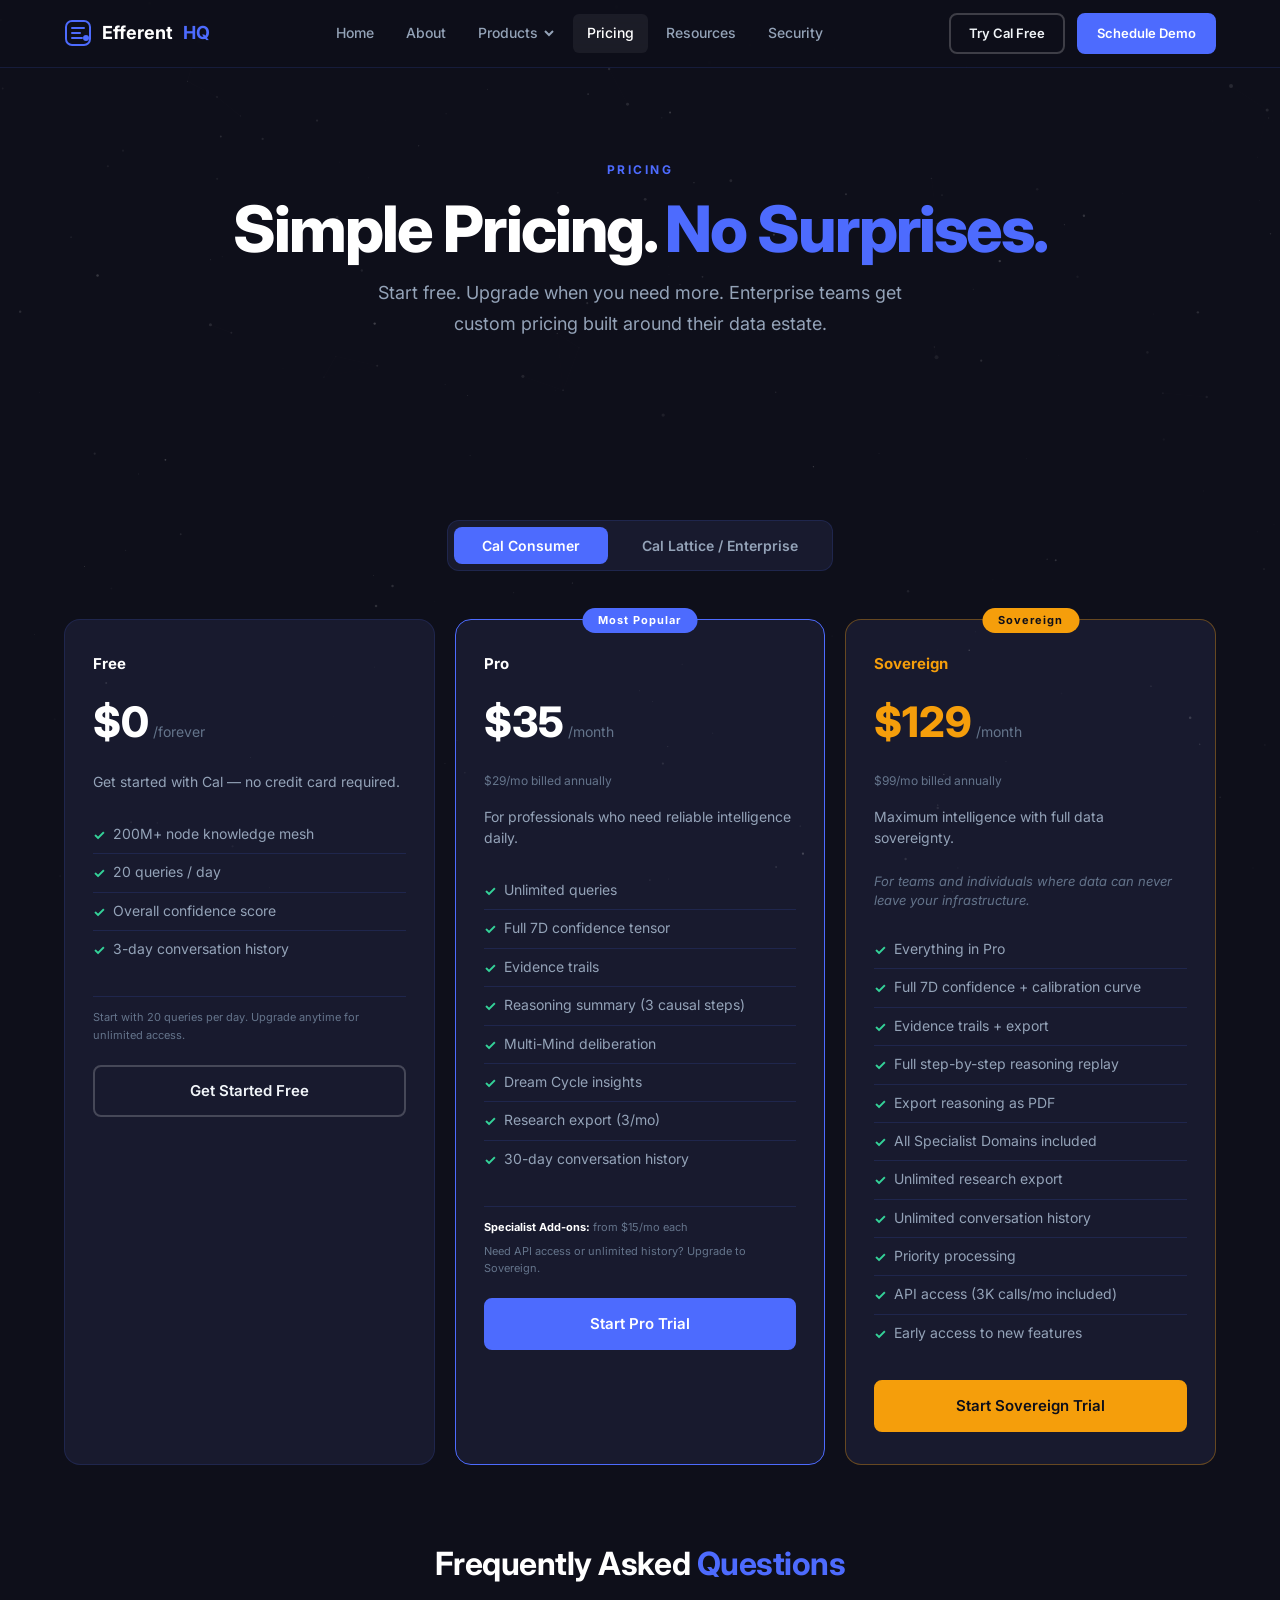
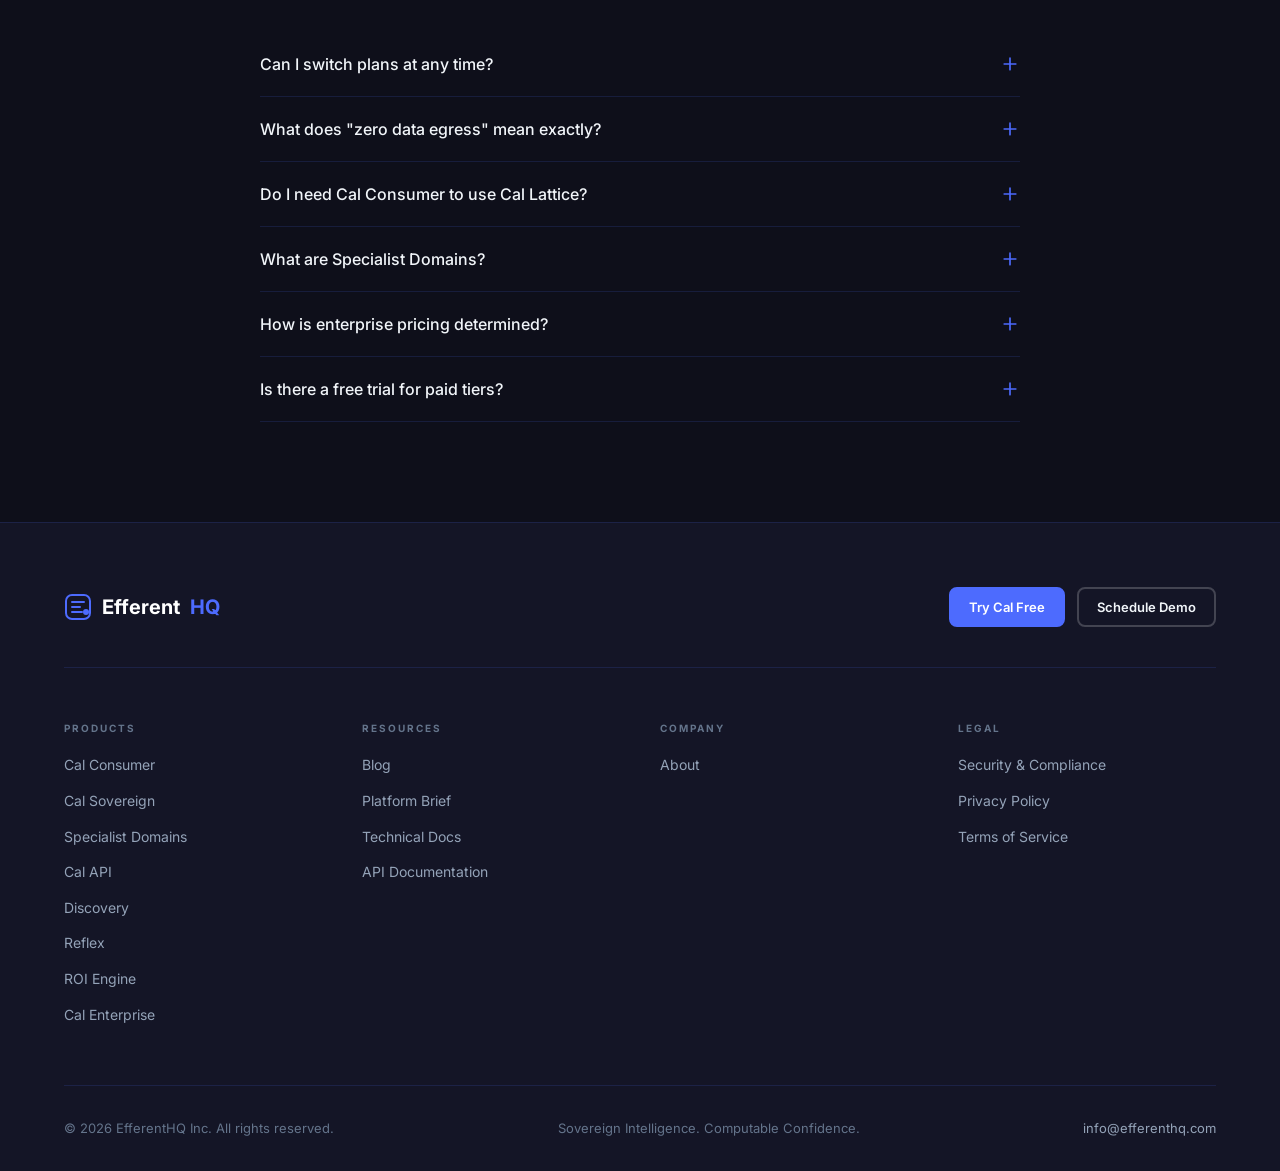
<file: pricing.html>
<!DOCTYPE html>
<html lang="en">
<head>
  <meta charset="UTF-8">
  <meta name="viewport" content="width=device-width, initial-scale=1.0">
  <title>Pricing — EfferentHQ</title>
  <meta name="description" content="Start free. Upgrade when you need more. Four tiers for Cal Consumer. Custom pricing for Cal Lattice enterprise deployments.">
  <link rel="preconnect" href="https://fonts.googleapis.com">
  <link rel="preconnect" href="https://fonts.gstatic.com" crossorigin>
  <link href="https://fonts.googleapis.com/css2?family=Inter:wght@300;400;500;600;700;800&display=swap" rel="stylesheet">
  <link rel="stylesheet" href="style.css">
</head>
<body>

<!-- ── NAV ── -->
<nav class="nav">
  <div class="nav-inner">
    <a href="index.html" class="nav-logo">
      <svg viewBox="0 0 28 28" fill="none">
        <rect x="2" y="2" width="24" height="24" rx="6" stroke="#4D6BFE" stroke-width="2"/>
        <path d="M8 9h12M8 14h8M8 19h10" stroke="#4D6BFE" stroke-width="2" stroke-linecap="round"/>
        <circle cx="22" cy="19" r="3" fill="#4D6BFE"/>
      </svg>
      Efferent<span class="hq">HQ</span>
    </a>
    <ul class="nav-links" id="navLinks">
      <li><a href="index.html">Home</a></li>
      <li><a href="about.html">About</a></li>
      <li class="nav-dropdown">
        <a href="products/index.html">Products
          <svg class="chevron" viewBox="0 0 12 12" fill="none" stroke="currentColor" stroke-width="2"><path d="M2 4l4 4 4-4"/></svg>
        </a>
        <div class="dropdown-menu">
          <div class="dropdown-section">
            <div class="dropdown-section-label">Cal — Sovereign Intelligence</div>
            <a href="products/cal-consumer.html" class="dropdown-item"><strong>Cal Consumer</strong><span>Verified answers for researchers &amp; professionals</span></a>
            <a href="products/cal-sovereign.html" class="dropdown-item"><strong>Cal Sovereign</strong><span>Air-gapped deployment for privacy-critical teams</span></a>
            <a href="products/specialists.html" class="dropdown-item"><strong>Specialist Domains</strong><span>Deep knowledge layers for regulated industries</span></a>
            <a href="products/cal-api.html" class="dropdown-item"><strong>Cal API</strong><span>Developer platform — embed Cal in your product</span></a>
          </div>
          <div class="dropdown-divider"></div>
          <div class="dropdown-section">
            <div class="dropdown-section-label">Cal Lattice Platform</div>
            <a href="products/discovery.html" class="dropdown-item"><strong>Discovery</strong><span>See your entire data estate as a single navigable map</span></a>
            <a href="products/reflex.html" class="dropdown-item"><strong>Reflex</strong><span>Real-time business intelligence and signal detection</span></a>
            <a href="products/roi-engine.html" class="dropdown-item"><strong>ROI Engine</strong><span>Outcome tracking & decision attribution</span></a>
            <a href="products/cal-enterprise.html" class="dropdown-item"><strong>Cal Enterprise</strong><span>Full stack: Discovery + Reflex + ROI Engine</span></a>
          </div>
        </div>
      </li>
      <li><a href="pricing.html" class="active">Pricing</a></li>
      <li><a href="resources.html">Resources</a></li><li><a href="security.html">Security</a></li>
    </ul>
    <div class="nav-actions">
      <a href="pricing.html" class="btn btn-outline btn-sm">Try Cal Free</a>
      <a href="index.html#contact" class="btn btn-primary btn-sm">Schedule Demo</a>
      <button class="nav-mobile-btn" onclick="toggleMobileNav()" aria-label="Open menu">
        <svg width="22" height="22" viewBox="0 0 24 24" fill="none" stroke="currentColor" stroke-width="2" stroke-linecap="round"><path d="M3 12h18M3 6h18M3 18h18"/></svg>
      </button>
    </div>
  </div>
</nav>

<!-- ── PRICING HERO ── -->
<section class="page-hero">
  <canvas id="pricing-canvas"></canvas>
  <div class="container page-hero-content" style="text-align:center;">
    <p class="eyebrow">Pricing</p>
    <h1 class="headline-xl" style="margin-bottom:16px;">Simple Pricing. <span class="text-blue">No Surprises.</span></h1>
    <p class="body-lg" style="max-width:560px;margin:0 auto;">Start free. Upgrade when you need more. Enterprise teams get custom pricing built around their data estate.</p>
  </div>
</section>

<!-- ── PRICING TABS ── -->
<section class="section-lg">
  <div class="container">
    <div class="pricing-tabs">
      <button class="pricing-tab active" data-tab="consumer" onclick="switchTab('consumer')">Cal Consumer</button>
      <button class="pricing-tab" data-tab="enterprise" onclick="switchTab('enterprise')">Cal Lattice / Enterprise</button>
    </div>

    <!-- CONSUMER PANEL -->
    <div class="pricing-panel active" id="panel-consumer">
      <div class="pricing-grid" style="grid-template-columns:repeat(3,1fr);">

        <!-- FREE -->
        <div class="pricing-card">
          <div class="tier-name">Free</div>
          <div class="tier-price">
            <span class="amount">$0</span>
            <span class="period"> /forever</span>
          </div>
          <p class="tier-desc">Get started with Cal — no credit card required.</p>
          <ul class="features-list">
            <li>200M+ node knowledge mesh</li>
            <li>20 queries / day</li>
            <li>Overall confidence score</li>
            <li>3-day conversation history</li>
          </ul>
          <p style="font-size:11px;color:var(--text-muted);margin-bottom:20px;padding-top:12px;border-top:1px solid var(--border-subtle);">Start with 20 queries per day. Upgrade anytime for unlimited access.</p>
          <a href="#" class="btn btn-outline" style="width:100%;justify-content:center;">Get Started Free</a>
        </div>

        <!-- PRO -->
        <div class="pricing-card popular">
          <div class="popular-badge">Most Popular</div>
          <div class="tier-name">Pro</div>
          <div class="tier-price">
            <span class="amount">$35</span>
            <span class="period"> /month</span>
          </div>
          <p style="font-size:12px;color:var(--text-muted);margin-bottom:16px;">$29/mo billed annually</p>
          <p class="tier-desc">For professionals who need reliable intelligence daily.</p>
          <ul class="features-list">
            <li>Unlimited queries</li>
            <li>Full 7D confidence tensor</li>
            <li>Evidence trails</li>
            <li>Reasoning summary (3 causal steps)</li>
            <li>Multi-Mind deliberation</li>
            <li>Dream Cycle insights</li>
            <li>Research export (3/mo)</li>
            <li>30-day conversation history</li>
          </ul>
          <p style="font-size:11px;color:var(--text-muted);margin-bottom:6px;padding-top:12px;border-top:1px solid var(--border-subtle);"><strong style="color:var(--white);">Specialist Add-ons:</strong> from $15/mo each</p>
          <p style="font-size:11px;color:var(--text-muted);margin-bottom:20px;">Need API access or unlimited history? Upgrade to Sovereign.</p>
          <a href="#" class="btn btn-primary" style="width:100%;justify-content:center;">Start Pro Trial</a>
        </div>

        <!-- SOVEREIGN -->
        <div class="pricing-card sovereign">
          <div class="sovereign-badge">Sovereign</div>
          <div class="tier-name" style="color:var(--gold);">Sovereign</div>
          <div class="tier-price">
            <span class="amount" style="color:var(--gold);">$129</span>
            <span class="period"> /month</span>
          </div>
          <p style="font-size:12px;color:var(--text-muted);margin-bottom:16px;">$99/mo billed annually</p>
          <p class="tier-desc">Maximum intelligence with full data sovereignty.</p>
          <p style="font-style:italic;font-size:13px;color:var(--text-muted);margin-bottom:20px;line-height:1.5;">For teams and individuals where data can never leave your infrastructure.</p>
          <ul class="features-list">
            <li>Everything in Pro</li>
            <li>Full 7D confidence + calibration curve</li>
            <li>Evidence trails + export</li>
            <li>Full step-by-step reasoning replay</li>
            <li>Export reasoning as PDF</li>
            <li>All Specialist Domains included</li>
            <li>Unlimited research export</li>
            <li>Unlimited conversation history</li>
            <li>Priority processing</li>
            <li>API access (3K calls/mo included)</li>
            <li>Early access to new features</li>
          </ul>
          <a href="#" class="btn btn-primary" style="width:100%;justify-content:center;background:var(--gold);border-color:var(--gold);color:#0E0F1A;">Start Sovereign Trial</a>
        </div>

      </div>
    </div>

    <!-- ENTERPRISE PANEL -->
    <div class="pricing-panel" id="panel-enterprise">
      <div class="enterprise-pricing">
      <div style="text-align: center; padding: 40px 20px; width:100%;">
        <h3 style="color: #fff; font-size: 1.8rem; margin-bottom: 16px;">Start with Discovery. Scale to Full Intelligence.</h3>
        <p style="color: #ccd6f6; font-size: 1.05rem; line-height: 1.8; max-width: 600px; margin: 0 auto;">
          Most teams begin with a single-engine deployment — typically Discovery or Reflex — to prove value against their own data estate. From there, expand to the full Cal Lattice platform with ROI tracking built in.
        </p>
        <p style="color: #8892b0; font-size: 0.95rem; margin-top: 16px;">
          Deployments are scoped to your data complexity, compliance requirements, and integration depth.
        </p>
        <div style="margin-top: 32px; display: flex; gap: 16px; justify-content: center; flex-wrap: wrap;">
          <a href="mailto:info@efferenthq.com?subject=Cal%20Lattice%20Inquiry" class="btn btn-green">Talk to Founder →</a>
          <a href="resources.html#platform-brief" class="btn btn-outline">Download Platform Brief</a>
        </div>
      </div>
    </div>
    </div>

    <!-- ── FAQ ── -->
    <div class="faq-section">
      <h2 class="headline-md" style="text-align:center;margin-bottom:48px;">Frequently Asked <span class="text-blue">Questions</span></h2>

      <div style="max-width:760px;margin:0 auto;">
        <div class="faq-item">
          <button class="faq-question" onclick="toggleFaq(this)">
            Can I switch plans at any time?
            <svg class="faq-icon" viewBox="0 0 24 24" fill="none" stroke="currentColor" stroke-width="2" stroke-linecap="round"><path d="M12 5v14m-7-7h14"/></svg>
          </button>
          <div class="faq-answer"><div class="faq-answer-inner">Yes. Upgrade, downgrade, or cancel anytime. Changes take effect at your next billing cycle. No penalties, no lock-in.</div></div>
        </div>

        <div class="faq-item">
          <button class="faq-question" onclick="toggleFaq(this)">
            What does "zero data egress" mean exactly?
            <svg class="faq-icon" viewBox="0 0 24 24" fill="none" stroke="currentColor" stroke-width="2" stroke-linecap="round"><path d="M12 5v14m-7-7h14"/></svg>
          </button>
          <div class="faq-answer"><div class="faq-answer-inner">Your data never leaves your environment. Cal processes everything locally — no external API calls, no third-party data sharing, no training on your inputs. This applies to Cal Consumer (session-isolated) and is a hard infrastructure guarantee for Cal Lattice deployments.</div></div>
        </div>

        <div class="faq-item">
          <button class="faq-question" onclick="toggleFaq(this)">
            Do I need Cal Consumer to use Cal Lattice?
            <svg class="faq-icon" viewBox="0 0 24 24" fill="none" stroke="currentColor" stroke-width="2" stroke-linecap="round"><path d="M12 5v14m-7-7h14"/></svg>
          </button>
          <div class="faq-answer"><div class="faq-answer-inner">No. They're completely independent products. Cal Consumer is for individuals and teams who need verified intelligence through a cloud interface. Cal Lattice is an enterprise platform deployed to your own infrastructure — it has nothing to do with a Cal Consumer subscription.</div></div>
        </div>

        <div class="faq-item">
          <button class="faq-question" onclick="toggleFaq(this)">
            What are Specialist Domains?
            <svg class="faq-icon" viewBox="0 0 24 24" fill="none" stroke="currentColor" stroke-width="2" stroke-linecap="round"><path d="M12 5v14m-7-7h14"/></svg>
          </button>
          <div class="faq-answer"><div class="faq-answer-inner">Specialist Domains are deep knowledge layers for regulated industries — Medicine, Law, Finance, and Climate. On the Pro tier, they're available as add-ons at $15/mo each. On Sovereign, all current and future Specialist Domains are included at no extra cost.</div></div>
        </div>

        <div class="faq-item">
          <button class="faq-question" onclick="toggleFaq(this)">
            How is enterprise pricing determined?
            <svg class="faq-icon" viewBox="0 0 24 24" fill="none" stroke="currentColor" stroke-width="2" stroke-linecap="round"><path d="M12 5v14m-7-7h14"/></svg>
          </button>
          <div class="faq-answer"><div class="faq-answer-inner">Enterprise pricing is based on three factors: the size of your data environment, which engines you need (Discovery, Reflex, ROI Engine, or the full stack), and your deployment model. Schedule a demo and we'll scope a custom proposal within 48 hours.</div></div>
        </div>

        <div class="faq-item">
          <button class="faq-question" onclick="toggleFaq(this)">
            Is there a free trial for paid tiers?
            <svg class="faq-icon" viewBox="0 0 24 24" fill="none" stroke="currentColor" stroke-width="2" stroke-linecap="round"><path d="M12 5v14m-7-7h14"/></svg>
          </button>
          <div class="faq-answer"><div class="faq-answer-inner">Yes. Pro includes a 14-day free trial with no credit card required. Sovereign trials are available on request — reach out to hello@efferenthq.com.</div></div>
        </div>
      </div>
    </div>

  </div>
</section>

<!-- ── FOOTER ── -->
<footer class="site-footer">
  <div class="container">
    <div class="footer-top">
      <a href="index.html" class="nav-logo" style="font-size:20px;">
        <svg viewBox="0 0 28 28" fill="none">
          <rect x="2" y="2" width="24" height="24" rx="6" stroke="#4D6BFE" stroke-width="2"/>
          <path d="M8 9h12M8 14h8M8 19h10" stroke="#4D6BFE" stroke-width="2" stroke-linecap="round"/>
          <circle cx="22" cy="19" r="3" fill="#4D6BFE"/>
        </svg>
        Efferent<span class="hq">HQ</span>
      </a>
      <div style="display:flex;gap:12px;flex-wrap:wrap;">
        <a href="pricing.html" class="btn btn-primary btn-sm">Try Cal Free</a>
        <a href="index.html#contact" class="btn btn-outline btn-sm">Schedule Demo</a>
      </div>
    </div>
    <div class="footer-columns">
      <div class="footer-col"><h5>Products</h5><ul><li><a href="products/cal-consumer.html">Cal Consumer</a></li><li><a href="products/cal-sovereign.html">Cal Sovereign</a></li><li><a href="products/specialists.html">Specialist Domains</a></li><li><a href="products/cal-api.html">Cal API</a></li><li><a href="products/discovery.html">Discovery</a></li><li><a href="products/reflex.html">Reflex</a></li><li><a href="products/roi-engine.html">ROI Engine</a></li><li><a href="products/cal-enterprise.html">Cal Enterprise</a></li></ul></div>
      <div class="footer-col"><h5>Resources</h5><ul>
        <li><a href="resources.html">Blog</a></li>
        <li><a href="resources.html">Platform Brief</a></li>
        <li><a href="resources.html">Technical Docs</a></li>
        <li><a href="resources.html">API Documentation</a></li>
      </ul></div>
      <div class="footer-col"><h5>Company</h5><ul><li><a href="about.html">About</a></li></ul></div>
      <div class="footer-col"><h5>Legal</h5><ul><li><a href="security.html">Security &amp; Compliance</a></li><li><a href="#">Privacy Policy</a></li><li><a href="#">Terms of Service</a></li></ul></div>
    </div>
    <div class="footer-bottom">
      <p>© 2026 EfferentHQ Inc. All rights reserved.</p>
      <p>Sovereign Intelligence. Computable Confidence.</p>
    <p><a href="mailto:info@efferenthq.com" style="color:var(--text-secondary);text-decoration:none;">info@efferenthq.com</a></p></div>
  </div>
</footer>

<script src="particles.js"></script>
<script>
  document.addEventListener('DOMContentLoaded', () => {
    initParticles('pricing-canvas', { count: 50, speed: 0.15, connectionDist: 100, maxOpacity: 0.35 });
  });
</script>

<!-- Basic CTA tracking — replace GA_MEASUREMENT_ID with your GA4 ID -->
<script async src="https://www.googletagmanager.com/gtag/js?id=GA_MEASUREMENT_ID"></script>
<script>
  window.dataLayer = window.dataLayer || [];
  function gtag(){dataLayer.push(arguments);}
  gtag('js', new Date());
  gtag('config', 'GA_MEASUREMENT_ID');
  document.addEventListener('DOMContentLoaded', function() {
    document.querySelectorAll('a[href*="demo"], a[href*="trial"], a[href*="free"], button').forEach(function(el) {
      el.addEventListener('click', function() {
        gtag('event', 'cta_click', {
          'event_category': 'engagement',
          'event_label': (el.textContent || '').trim().substring(0, 50),
          'page_location': window.location.pathname
        });
      });
    });
  });
</script>
</body>
</html>
</file>
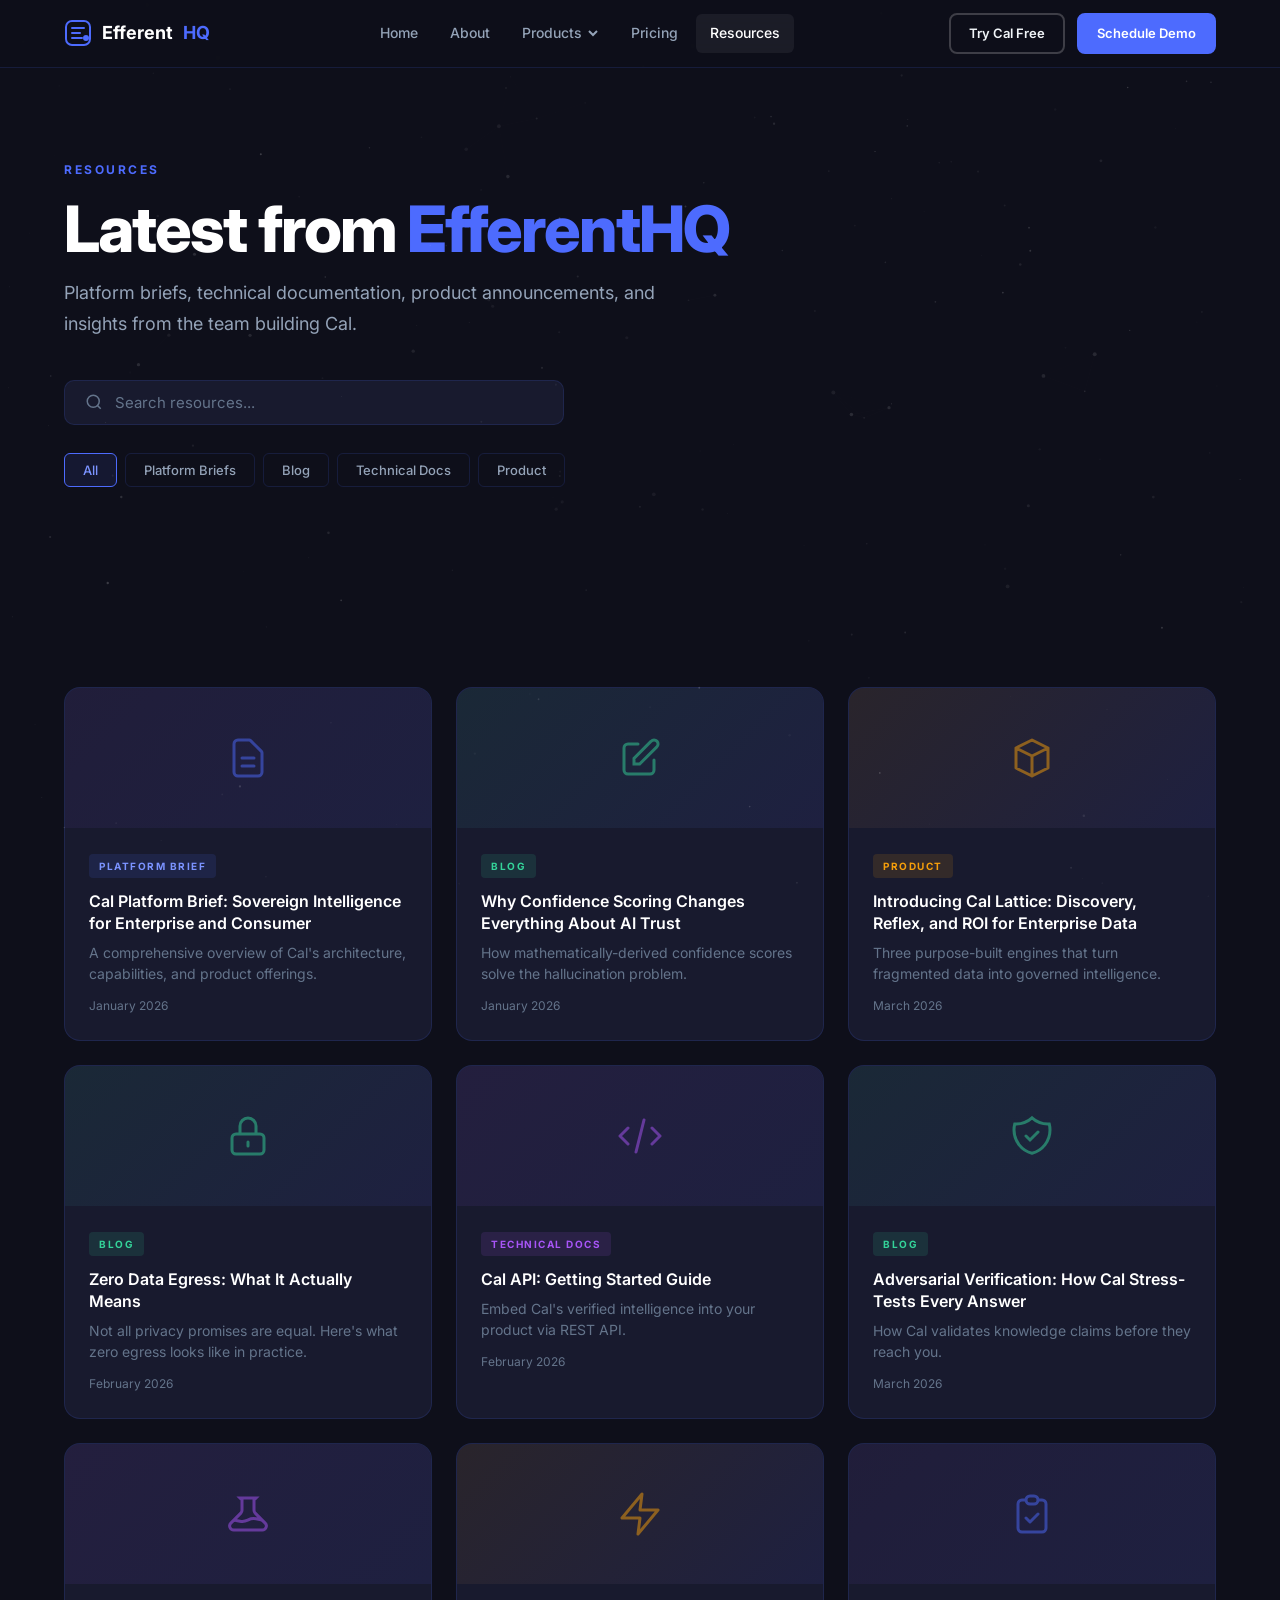
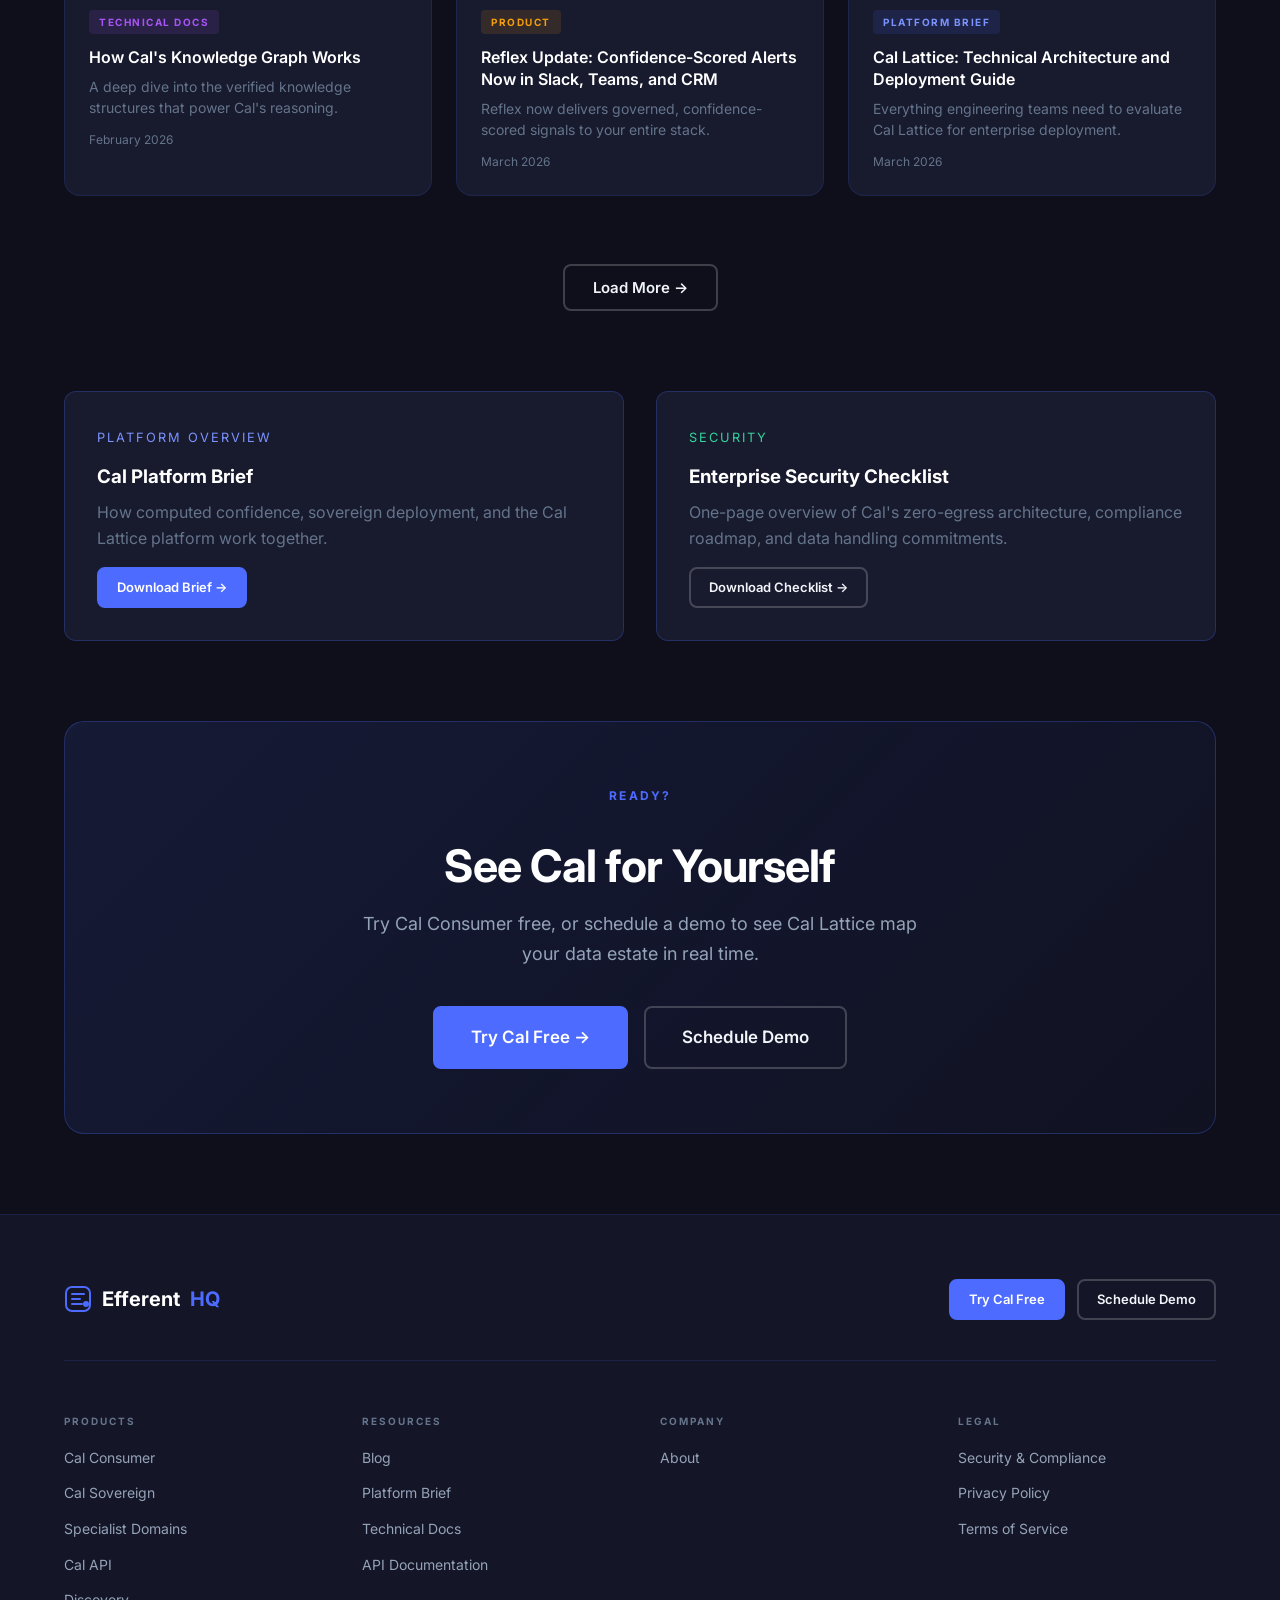
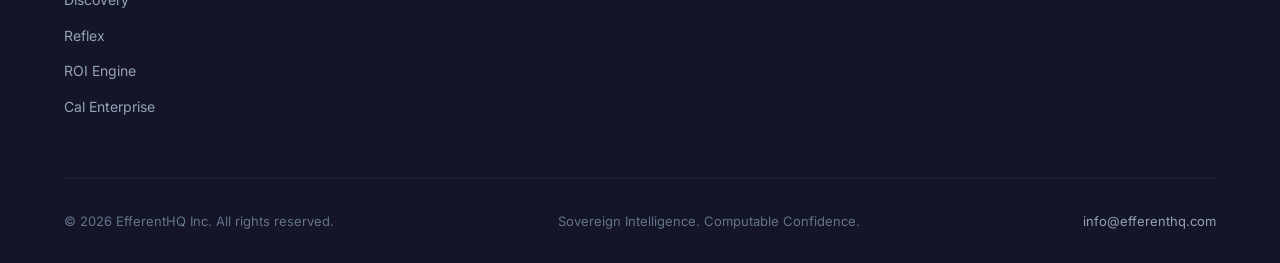
<file: resources.html>
<!DOCTYPE html>
<html lang="en">
<head>
  <meta charset="UTF-8">
  <meta name="viewport" content="width=device-width, initial-scale=1.0">
  <title>Resources — EfferentHQ</title>
  <meta name="description" content="Platform briefs, technical documentation, product announcements, and insights from the team building Cal.">
  <link rel="preconnect" href="https://fonts.googleapis.com">
  <link rel="preconnect" href="https://fonts.gstatic.com" crossorigin>
  <link href="https://fonts.googleapis.com/css2?family=Inter:wght@300;400;500;600;700;800&display=swap" rel="stylesheet">
  <link rel="stylesheet" href="style.css">
</head>
<body>

<!-- ── NAV ── -->
<nav class="nav">
  <div class="nav-inner">
    <a href="index.html" class="nav-logo">
      <svg viewBox="0 0 28 28" fill="none">
        <rect x="2" y="2" width="24" height="24" rx="6" stroke="#4D6BFE" stroke-width="2"/>
        <path d="M8 9h12M8 14h8M8 19h10" stroke="#4D6BFE" stroke-width="2" stroke-linecap="round"/>
        <circle cx="22" cy="19" r="3" fill="#4D6BFE"/>
      </svg>
      Efferent<span class="hq">HQ</span>
    </a>
    <ul class="nav-links" id="navLinks">
      <li><a href="index.html">Home</a></li>
      <li><a href="about.html">About</a></li>
      <li class="nav-dropdown">
        <a href="products/index.html">Products
          <svg class="chevron" viewBox="0 0 12 12" fill="none" stroke="currentColor" stroke-width="2"><path d="M2 4l4 4 4-4"/></svg>
        </a>
        <div class="dropdown-menu">
          <div class="dropdown-section">
            <div class="dropdown-section-label">Cal — Sovereign Intelligence</div>
            <a href="products/cal-consumer.html" class="dropdown-item"><strong>Cal Consumer</strong><span>Verified answers for researchers &amp; professionals</span></a>
            <a href="products/cal-sovereign.html" class="dropdown-item"><strong>Cal Sovereign</strong><span>Air-gapped deployment for privacy-critical teams</span></a>
            <a href="products/specialists.html" class="dropdown-item"><strong>Specialist Domains</strong><span>Deep knowledge layers for regulated industries</span></a>
            <a href="products/cal-api.html" class="dropdown-item"><strong>Cal API</strong><span>Developer platform — embed Cal in your product</span></a>
          </div>
          <div class="dropdown-divider"></div>
          <div class="dropdown-section">
            <div class="dropdown-section-label">Cal Lattice Platform</div>
            <a href="products/discovery.html" class="dropdown-item"><strong>Discovery</strong><span>See your entire data estate as a single navigable map</span></a>
            <a href="products/reflex.html" class="dropdown-item"><strong>Reflex</strong><span>Real-time business intelligence and signal detection</span></a>
            <a href="products/roi-engine.html" class="dropdown-item"><strong>ROI Engine</strong><span>Outcome tracking & decision attribution</span></a>
            <a href="products/cal-enterprise.html" class="dropdown-item"><strong>Cal Enterprise</strong><span>Full stack: Discovery + Reflex + ROI Engine</span></a>
          </div>
        </div>
      </li>
      <li><a href="pricing.html">Pricing</a></li>
      <li><a href="resources.html" class="active">Resources</a></li>
    </ul>
    <div class="nav-actions">
      <a href="pricing.html" class="btn btn-outline btn-sm">Try Cal Free</a>
      <a href="index.html#contact" class="btn btn-primary btn-sm">Schedule Demo</a>
      <button class="nav-mobile-btn" onclick="toggleMobileNav()" aria-label="Open menu">
        <svg width="22" height="22" viewBox="0 0 24 24" fill="none" stroke="currentColor" stroke-width="2" stroke-linecap="round"><path d="M3 12h18M3 6h18M3 18h18"/></svg>
      </button>
    </div>
  </div>
</nav>

<!-- ── RESOURCES HERO ── -->
<section class="page-hero">
  <canvas id="resources-canvas"></canvas>
  <div class="container page-hero-content">
    <p class="eyebrow">Resources</p>
    <h1 class="headline-xl" style="margin-bottom:16px;">Latest from <span class="text-blue">EfferentHQ</span></h1>
    <p class="body-lg" style="max-width:640px;margin-bottom:40px;">Platform briefs, technical documentation, product announcements, and insights from the team building Cal.</p>

    <div class="search-bar">
      <svg width="18" height="18" viewBox="0 0 24 24" fill="none" stroke="currentColor" stroke-width="2" style="color:var(--text-muted);flex-shrink:0;"><circle cx="11" cy="11" r="8"/><path d="M21 21l-4.35-4.35"/></svg>
      <input type="text" placeholder="Search resources..." id="searchInput" oninput="searchResources(this.value)">
    </div>

    <div class="filter-tabs">
      <button class="filter-tab active" onclick="filterResources(this,'all')">All</button>
      <button class="filter-tab" onclick="filterResources(this,'brief')">Platform Briefs</button>
      <button class="filter-tab" onclick="filterResources(this,'blog')">Blog</button>
      <button class="filter-tab" onclick="filterResources(this,'tech')">Technical Docs</button>
      <button class="filter-tab" onclick="filterResources(this,'product')">Product</button>
    </div>
  </div>
</section>

<!-- ── ARTICLES ── -->
<section class="section">
  <div class="container">
    <div class="article-grid" id="articleGrid">

      <div class="article-card" data-tag="brief">
        <div class="article-card-img" style="background:linear-gradient(135deg,rgba(168,85,247,0.06),var(--bg-card-hover));">
          <svg width="48" height="48" viewBox="0 0 24 24" fill="none" style="color:var(--blue);opacity:0.5;"><path d="M9 12h6m-6 4h6m2 5H7a2 2 0 01-2-2V5a2 2 0 012-2h5.586a1 1 0 01.707.293l5.414 5.414a1 1 0 01.293.707V19a2 2 0 01-2 2z" stroke="currentColor" stroke-width="1.5" stroke-linecap="round"/></svg>
        </div>
        <div class="article-card-body">
          <span class="article-tag">Platform Brief</span>
          <h4>Cal Platform Brief: Sovereign Intelligence for Enterprise and Consumer</h4>
          <p class="body-sm">A comprehensive overview of Cal's architecture, capabilities, and product offerings.</p>
          <p class="date">January 2026</p>
        </div>
      </div>

      <div class="article-card" data-tag="blog">
        <div class="article-card-img" style="background:linear-gradient(135deg,rgba(52,211,153,0.08),var(--bg-card-hover));">
          <svg width="48" height="48" viewBox="0 0 24 24" fill="none" style="color:var(--green);opacity:0.5;"><path d="M11 5H6a2 2 0 00-2 2v11a2 2 0 002 2h11a2 2 0 002-2v-5m-1.414-9.414a2 2 0 112.828 2.828L11.828 15H9v-2.828l8.586-8.586z" stroke="currentColor" stroke-width="1.5" stroke-linecap="round"/></svg>
        </div>
        <div class="article-card-body">
          <span class="article-tag blog">Blog</span>
          <h4>Why Confidence Scoring Changes Everything About AI Trust</h4>
          <p class="body-sm">How mathematically-derived confidence scores solve the hallucination problem.</p>
          <p class="date">January 2026</p>
        </div>
      </div>

      <div class="article-card" data-tag="product">
        <div class="article-card-img" style="background:linear-gradient(135deg,rgba(245,158,11,0.08),var(--bg-card-hover));">
          <svg width="48" height="48" viewBox="0 0 24 24" fill="none" style="color:var(--gold);opacity:0.5;"><path d="M20 7l-8-4-8 4m16 0l-8 4m8-4v10l-8 4m0-10L4 7m8 4v10M4 7v10l8 4" stroke="currentColor" stroke-width="1.5" stroke-linecap="round" stroke-linejoin="round"/></svg>
        </div>
        <div class="article-card-body">
          <span class="article-tag product">Product</span>
          <h4>Introducing Cal Lattice: Discovery, Reflex, and ROI for Enterprise Data</h4>
          <p class="body-sm">Three purpose-built engines that turn fragmented data into governed intelligence.</p>
          <p class="date">March 2026</p>
        </div>
      </div>

      <div class="article-card" data-tag="blog">
        <div class="article-card-img" style="background:linear-gradient(135deg,rgba(52,211,153,0.08),var(--bg-card-hover));">
          <svg width="48" height="48" viewBox="0 0 24 24" fill="none" style="color:var(--green);opacity:0.5;"><path d="M12 15v2m-6 4h12a2 2 0 002-2v-6a2 2 0 00-2-2H6a2 2 0 00-2 2v6a2 2 0 002 2zm10-10V7a4 4 0 00-8 0v4h8z" stroke="currentColor" stroke-width="1.5" stroke-linecap="round"/></svg>
        </div>
        <div class="article-card-body">
          <span class="article-tag blog">Blog</span>
          <h4>Zero Data Egress: What It Actually Means</h4>
          <p class="body-sm">Not all privacy promises are equal. Here's what zero egress looks like in practice.</p>
          <p class="date">February 2026</p>
        </div>
      </div>

      <div class="article-card" data-tag="tech">
        <div class="article-card-img" style="background:linear-gradient(135deg,rgba(168,85,247,0.08),var(--bg-card-hover));">
          <svg width="48" height="48" viewBox="0 0 24 24" fill="none" style="color:#A855F7;opacity:0.5;"><path d="M10 20l4-16m4 4l4 4-4 4M6 16l-4-4 4-4" stroke="currentColor" stroke-width="1.5" stroke-linecap="round" stroke-linejoin="round"/></svg>
        </div>
        <div class="article-card-body">
          <span class="article-tag tech">Technical Docs</span>
          <h4>Cal API: Getting Started Guide</h4>
          <p class="body-sm">Embed Cal's verified intelligence into your product via REST API.</p>
          <p class="date">February 2026</p>
        </div>
      </div>

      <div class="article-card" data-tag="blog">
        <div class="article-card-img" style="background:linear-gradient(135deg,rgba(52,211,153,0.08),var(--bg-card-hover));">
          <svg width="48" height="48" viewBox="0 0 24 24" fill="none" style="color:var(--green);opacity:0.5;"><path d="M9 12l2 2 4-4m5.618-4.016A11.955 11.955 0 0112 2.944a11.955 11.955 0 01-8.618 3.04A12.02 12.02 0 003 9c0 5.591 3.824 10.29 9 11.622 5.176-1.332 9-6.03 9-11.622 0-1.042-.133-2.052-.382-3.016z" stroke="currentColor" stroke-width="1.5" stroke-linecap="round"/></svg>
        </div>
        <div class="article-card-body">
          <span class="article-tag blog">Blog</span>
          <h4>Adversarial Verification: How Cal Stress-Tests Every Answer</h4>
          <p class="body-sm">How Cal validates knowledge claims before they reach you.</p>
          <p class="date">March 2026</p>
        </div>
      </div>

      <div class="article-card" data-tag="tech">
        <div class="article-card-img" style="background:linear-gradient(135deg,rgba(168,85,247,0.08),var(--bg-card-hover));">
          <svg width="48" height="48" viewBox="0 0 24 24" fill="none" style="color:#A855F7;opacity:0.5;"><path d="M19.428 15.428a2 2 0 00-1.022-.547l-2.387-.477a6 6 0 00-3.86.517l-.318.158a6 6 0 01-3.86.517L6.05 15.21a2 2 0 00-1.806.547M8 4h8l-1 1v5.172a2 2 0 00.586 1.414l5 5c1.26 1.26.367 3.414-1.415 3.414H4.828c-1.782 0-2.674-2.154-1.414-3.414l5-5A2 2 0 009 10.172V5L8 4z" stroke="currentColor" stroke-width="1.5" stroke-linecap="round"/></svg>
        </div>
        <div class="article-card-body">
          <span class="article-tag tech">Technical Docs</span>
          <h4>How Cal's Knowledge Graph Works</h4>
          <p class="body-sm">A deep dive into the verified knowledge structures that power Cal's reasoning.</p>
          <p class="date">February 2026</p>
        </div>
      </div>

      <div class="article-card" data-tag="product">
        <div class="article-card-img" style="background:linear-gradient(135deg,rgba(245,158,11,0.08),var(--bg-card-hover));">
          <svg width="48" height="48" viewBox="0 0 24 24" fill="none" style="color:var(--gold);opacity:0.5;"><path d="M13 2L3 14h9l-1 8 10-12h-9l1-8z" stroke="currentColor" stroke-width="1.5" stroke-linecap="round" stroke-linejoin="round"/></svg>
        </div>
        <div class="article-card-body">
          <span class="article-tag product">Product</span>
          <h4>Reflex Update: Confidence-Scored Alerts Now in Slack, Teams, and CRM</h4>
          <p class="body-sm">Reflex now delivers governed, confidence-scored signals to your entire stack.</p>
          <p class="date">March 2026</p>
        </div>
      </div>

      <div class="article-card" data-tag="brief">
        <div class="article-card-img" style="background:linear-gradient(135deg,rgba(168,85,247,0.06),var(--bg-card-hover));">
          <svg width="48" height="48" viewBox="0 0 24 24" fill="none" style="color:var(--blue);opacity:0.5;"><path d="M9 5H7a2 2 0 00-2 2v12a2 2 0 002 2h10a2 2 0 002-2V7a2 2 0 00-2-2h-2M9 5a2 2 0 002 2h2a2 2 0 002-2M9 5a2 2 0 012-2h2a2 2 0 012 2m-6 9l2 2 4-4" stroke="currentColor" stroke-width="1.5" stroke-linecap="round" stroke-linejoin="round"/></svg>
        </div>
        <div class="article-card-body">
          <span class="article-tag">Platform Brief</span>
          <h4>Cal Lattice: Technical Architecture and Deployment Guide</h4>
          <p class="body-sm">Everything engineering teams need to evaluate Cal Lattice for enterprise deployment.</p>
          <p class="date">March 2026</p>
        </div>
      </div>

    </div>

    <div class="load-more-wrap">
      <button class="btn btn-outline">Load More →</button>
    </div>

    
<div style="display: grid; grid-template-columns: 1fr 1fr; gap: 32px; margin-top: 40px;">
  <div id="platform-brief" style="border: 1px solid rgba(77,107,254,0.25); border-radius: 12px; padding: 32px; background:var(--bg-card);">
    <span style="color: var(--blue-light); font-size: 0.8rem; text-transform: uppercase; letter-spacing: 2px;">Platform Overview</span>
    <h3 style="color: #fff; margin-top: 12px;">Cal Platform Brief</h3>
    <p style="color: var(--text-muted); margin-top: 8px; line-height: 1.6;">How computed confidence, sovereign deployment, and the Cal Lattice platform work together.</p>
    <a href="#" style="display: inline-block; margin-top: 16px;" class="btn btn-primary btn-sm">Download Brief →</a>
  </div>
  <div style="border: 1px solid rgba(77,107,254,0.25); border-radius: 12px; padding: 32px; background:var(--bg-card);">
    <span style="color: var(--green); font-size: 0.8rem; text-transform: uppercase; letter-spacing: 2px;">Security</span>
    <h3 style="color: #fff; margin-top: 12px;">Enterprise Security Checklist</h3>
    <p style="color: var(--text-muted); margin-top: 8px; line-height: 1.6;">One-page overview of Cal's zero-egress architecture, compliance roadmap, and data handling commitments.</p>
    <a href="#" style="display: inline-block; margin-top: 16px;" class="btn btn-outline btn-sm">Download Checklist →</a>
  </div>
</div>

    <!-- ── CTA ── -->
    <div class="cta-banner">
      <p class="eyebrow">Ready?</p>
      <h2 class="headline-lg">See Cal for Yourself</h2>
      <p class="body-lg">Try Cal Consumer free, or schedule a demo to see Cal Lattice map your data estate in real time.</p>
      <div class="cta-banner-actions">
        <a href="pricing.html" class="btn btn-primary btn-lg">Try Cal Free →</a>
        <a href="index.html#contact" class="btn btn-outline btn-lg">Schedule Demo</a>
      </div>
    </div>
  </div>
</section>

<!-- ── FOOTER ── -->
<footer class="site-footer">
  <div class="container">
    <div class="footer-top">
      <a href="index.html" class="nav-logo" style="font-size:20px;">
        <svg viewBox="0 0 28 28" fill="none">
          <rect x="2" y="2" width="24" height="24" rx="6" stroke="#4D6BFE" stroke-width="2"/>
          <path d="M8 9h12M8 14h8M8 19h10" stroke="#4D6BFE" stroke-width="2" stroke-linecap="round"/>
          <circle cx="22" cy="19" r="3" fill="#4D6BFE"/>
        </svg>
        Efferent<span class="hq">HQ</span>
      </a>
      <div style="display:flex;gap:12px;flex-wrap:wrap;">
        <a href="pricing.html" class="btn btn-primary btn-sm">Try Cal Free</a>
        <a href="index.html#contact" class="btn btn-outline btn-sm">Schedule Demo</a>
      </div>
    </div>
    <div class="footer-columns">
      <div class="footer-col"><h5>Products</h5><ul><li><a href="products/cal-consumer.html">Cal Consumer</a></li><li><a href="products/cal-sovereign.html">Cal Sovereign</a></li><li><a href="products/specialists.html">Specialist Domains</a></li><li><a href="products/cal-api.html">Cal API</a></li><li><a href="products/discovery.html">Discovery</a></li><li><a href="products/reflex.html">Reflex</a></li><li><a href="products/roi-engine.html">ROI Engine</a></li><li><a href="products/cal-enterprise.html">Cal Enterprise</a></li></ul></div>
      <div class="footer-col"><h5>Resources</h5><ul>
        <li><a href="resources.html">Blog</a></li>
        <li><a href="resources.html">Platform Brief</a></li>
        <li><a href="resources.html">Technical Docs</a></li>
        <li><a href="resources.html">API Documentation</a></li>
      </ul></div>
      <div class="footer-col"><h5>Company</h5><ul><li><a href="about.html">About</a></li></ul></div>
      <div class="footer-col"><h5>Legal</h5><ul><li><a href="security.html">Security &amp; Compliance</a></li><li><a href="#">Privacy Policy</a></li><li><a href="#">Terms of Service</a></li></ul></div>
    </div>
    <div class="footer-bottom">
      <p>© 2026 EfferentHQ Inc. All rights reserved.</p>
      <p>Sovereign Intelligence. Computable Confidence.</p>
    <p><a href="mailto:info@efferenthq.com" style="color:var(--text-secondary);text-decoration:none;">info@efferenthq.com</a></p></div>
  </div>
</footer>

<script src="particles.js"></script>
<script>
  document.addEventListener('DOMContentLoaded', () => {
    initParticles('resources-canvas', { count: 50, speed: 0.15, connectionDist: 100, maxOpacity: 0.35 });
  });

  function searchResources(val) {
    const q = val.toLowerCase();
    document.querySelectorAll('.article-card').forEach(card => {
      const text = card.textContent.toLowerCase();
      card.style.display = text.includes(q) ? '' : 'none';
    });
  }
</script>

<!-- Basic CTA tracking — replace GA_MEASUREMENT_ID with your GA4 ID -->
<script async src="https://www.googletagmanager.com/gtag/js?id=GA_MEASUREMENT_ID"></script>
<script>
  window.dataLayer = window.dataLayer || [];
  function gtag(){dataLayer.push(arguments);}
  gtag('js', new Date());
  gtag('config', 'GA_MEASUREMENT_ID');
  document.addEventListener('DOMContentLoaded', function() {
    document.querySelectorAll('a[href*="demo"], a[href*="trial"], a[href*="free"], button').forEach(function(el) {
      el.addEventListener('click', function() {
        gtag('event', 'cta_click', {
          'event_category': 'engagement',
          'event_label': (el.textContent || '').trim().substring(0, 50),
          'page_location': window.location.pathname
        });
      });
    });
  });
</script>
</body>
</html>
</file>
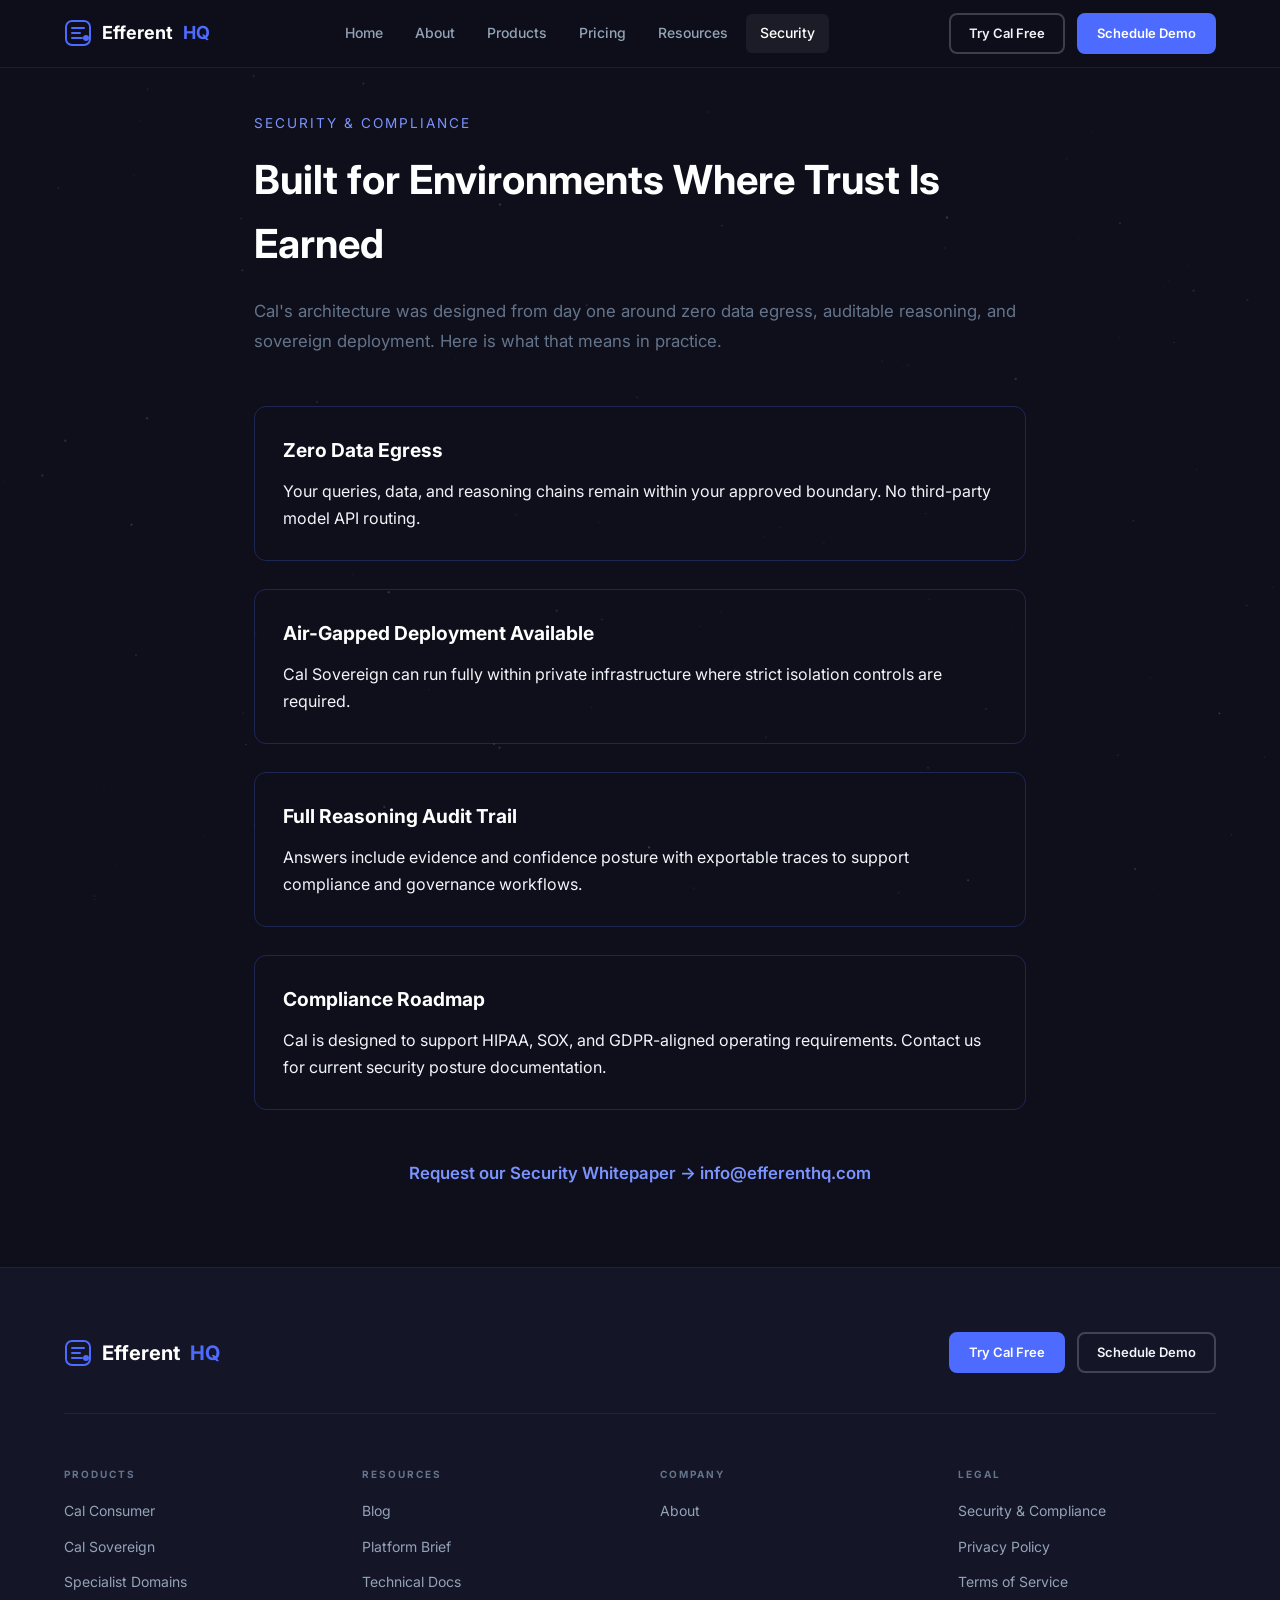
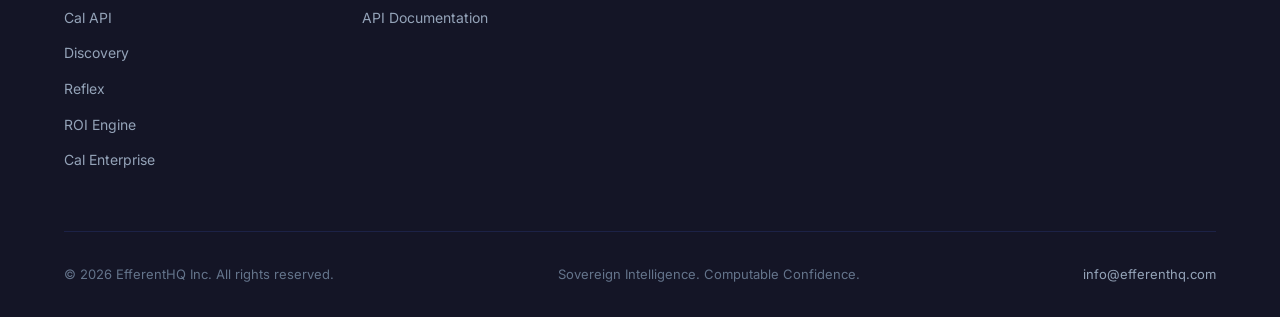
<file: security.html>
<!DOCTYPE html>
<html lang="en">
<head>
  <meta charset="UTF-8">
  <meta name="viewport" content="width=device-width, initial-scale=1.0">
  <title>Security & Compliance — EfferentHQ</title>
  <meta name="description" content="Cal security and compliance commitments: zero data egress, sovereign deployment options, and auditable intelligence workflows.">
  <link rel="preconnect" href="https://fonts.googleapis.com">
  <link rel="preconnect" href="https://fonts.gstatic.com" crossorigin>
  <link href="https://fonts.googleapis.com/css2?family=Inter:wght@300;400;500;600;700;800&display=swap" rel="stylesheet">
  <link rel="stylesheet" href="style.css">
</head>
<body>
<nav class="nav">
  <div class="nav-inner">
    <a href="index.html" class="nav-logo"><svg viewBox="0 0 28 28" fill="none"><rect x="2" y="2" width="24" height="24" rx="6" stroke="#4D6BFE" stroke-width="2"/><path d="M8 9h12M8 14h8M8 19h10" stroke="#4D6BFE" stroke-width="2" stroke-linecap="round"/><circle cx="22" cy="19" r="3" fill="#4D6BFE"/></svg>Efferent<span class="hq">HQ</span></a>
    <ul class="nav-links" id="navLinks">
      <li><a href="index.html">Home</a></li><li><a href="about.html">About</a></li><li><a href="products/index.html">Products</a></li><li><a href="pricing.html">Pricing</a></li><li><a href="resources.html">Resources</a></li><li><a href="security.html">Security</a></li>
    </ul>
    <div class="nav-actions"><a href="pricing.html" class="btn btn-outline btn-sm">Try Cal Free</a><a href="index.html#contact" class="btn btn-primary btn-sm">Schedule Demo</a></div>
  </div>
</nav>
<section style="padding: 110px 5% 80px; max-width: 900px; margin: 0 auto;">
  <span style="color: var(--blue-light); font-size: 0.85rem; text-transform: uppercase; letter-spacing: 2px;">Security & Compliance</span>
  <h1 style="color: #fff; font-size: 2.5rem; margin-top: 12px;">Built for Environments Where Trust Is Earned</h1>
  <p style="color: var(--text-muted); font-size: 1.05rem; margin-top: 20px; line-height: 1.8;">Cal's architecture was designed from day one around zero data egress, auditable reasoning, and sovereign deployment. Here is what that means in practice.</p>
  <div style="margin-top: 50px; display: grid; gap: 28px;">
    <div style="border: 1px solid rgba(77,107,254,0.25); border-radius: 12px; padding: 28px;"><h3 style="color: #fff; font-size: 1.2rem;">Zero Data Egress</h3><p style="color: var(--text-primary); line-height: 1.7; margin-top: 12px;">Your queries, data, and reasoning chains remain within your approved boundary. No third-party model API routing.</p></div>
    <div style="border: 1px solid rgba(77,107,254,0.25); border-radius: 12px; padding: 28px;"><h3 style="color: #fff; font-size: 1.2rem;">Air-Gapped Deployment Available</h3><p style="color: var(--text-primary); line-height: 1.7; margin-top: 12px;">Cal Sovereign can run fully within private infrastructure where strict isolation controls are required.</p></div>
    <div style="border: 1px solid rgba(77,107,254,0.25); border-radius: 12px; padding: 28px;"><h3 style="color: #fff; font-size: 1.2rem;">Full Reasoning Audit Trail</h3><p style="color: var(--text-primary); line-height: 1.7; margin-top: 12px;">Answers include evidence and confidence posture with exportable traces to support compliance and governance workflows.</p></div>
    <div style="border: 1px solid rgba(77,107,254,0.25); border-radius: 12px; padding: 28px;"><h3 style="color: #fff; font-size: 1.2rem;">Compliance Roadmap</h3><p style="color: var(--text-primary); line-height: 1.7; margin-top: 12px;">Cal is designed to support HIPAA, SOX, and GDPR-aligned operating requirements. Contact us for current security posture documentation.</p></div>
  </div>
  <div style="text-align: center; margin-top: 50px;">
    <a href="mailto:info@efferenthq.com?subject=Security%20Whitepaper%20Request" style="color: var(--blue-light); font-size: 1.05rem; font-weight: 600;">Request our Security Whitepaper → info@efferenthq.com</a>
  </div>
</section>
<footer class="site-footer">
  <div class="container">
    <div class="footer-top">
      <a href="index.html" class="nav-logo" style="font-size:20px;"><svg viewBox="0 0 28 28" fill="none"><rect x="2" y="2" width="24" height="24" rx="6" stroke="#4D6BFE" stroke-width="2"/><path d="M8 9h12M8 14h8M8 19h10" stroke="#4D6BFE" stroke-width="2" stroke-linecap="round"/><circle cx="22" cy="19" r="3" fill="#4D6BFE"/></svg>Efferent<span class="hq">HQ</span></a>
      <div style="display:flex;gap:12px;"><a href="pricing.html" class="btn btn-primary btn-sm">Try Cal Free</a><a href="index.html#contact" class="btn btn-outline btn-sm">Schedule Demo</a></div>
    </div>
    <div class="footer-columns">
      <div class="footer-col"><h5>Products</h5><ul><li><a href="products/cal-consumer.html">Cal Consumer</a></li><li><a href="products/cal-sovereign.html">Cal Sovereign</a></li><li><a href="products/specialists.html">Specialist Domains</a></li><li><a href="products/cal-api.html">Cal API</a></li><li><a href="products/discovery.html">Discovery</a></li><li><a href="products/reflex.html">Reflex</a></li><li><a href="products/roi-engine.html">ROI Engine</a></li><li><a href="products/cal-enterprise.html">Cal Enterprise</a></li></ul></div>
      <div class="footer-col"><h5>Resources</h5><ul><li><a href="resources.html">Blog</a></li><li><a href="resources.html">Platform Brief</a></li><li><a href="resources.html">Technical Docs</a></li><li><a href="resources.html">API Documentation</a></li></ul></div>
      <div class="footer-col"><h5>Company</h5><ul><li><a href="about.html">About</a></li></ul></div>
      <div class="footer-col"><h5>Legal</h5><ul><li><a href="security.html">Security &amp; Compliance</a></li><li><a href="#">Privacy Policy</a></li><li><a href="#">Terms of Service</a></li></ul></div>
    </div>
    <div class="footer-bottom"><p>© 2026 EfferentHQ Inc. All rights reserved.</p><p>Sovereign Intelligence. Computable Confidence.</p><p><a href="mailto:info@efferenthq.com" style="color:var(--text-secondary);text-decoration:none;">info@efferenthq.com</a></p></div>
  </div>
</footer>
<script src="particles.js"></script>

<!-- Basic CTA tracking — replace GA_MEASUREMENT_ID with your GA4 ID -->
<script async src="https://www.googletagmanager.com/gtag/js?id=GA_MEASUREMENT_ID"></script>
<script>
  window.dataLayer = window.dataLayer || [];
  function gtag(){dataLayer.push(arguments);}
  gtag('js', new Date());
  gtag('config', 'GA_MEASUREMENT_ID');
  document.addEventListener('DOMContentLoaded', function() {
    document.querySelectorAll('a[href*="demo"], a[href*="trial"], a[href*="free"], button').forEach(function(el) {
      el.addEventListener('click', function() {
        gtag('event', 'cta_click', {
          'event_category': 'engagement',
          'event_label': (el.textContent || '').trim().substring(0, 50),
          'page_location': window.location.pathname
        });
      });
    });
  });
</script>
</body>
</html>
</file>
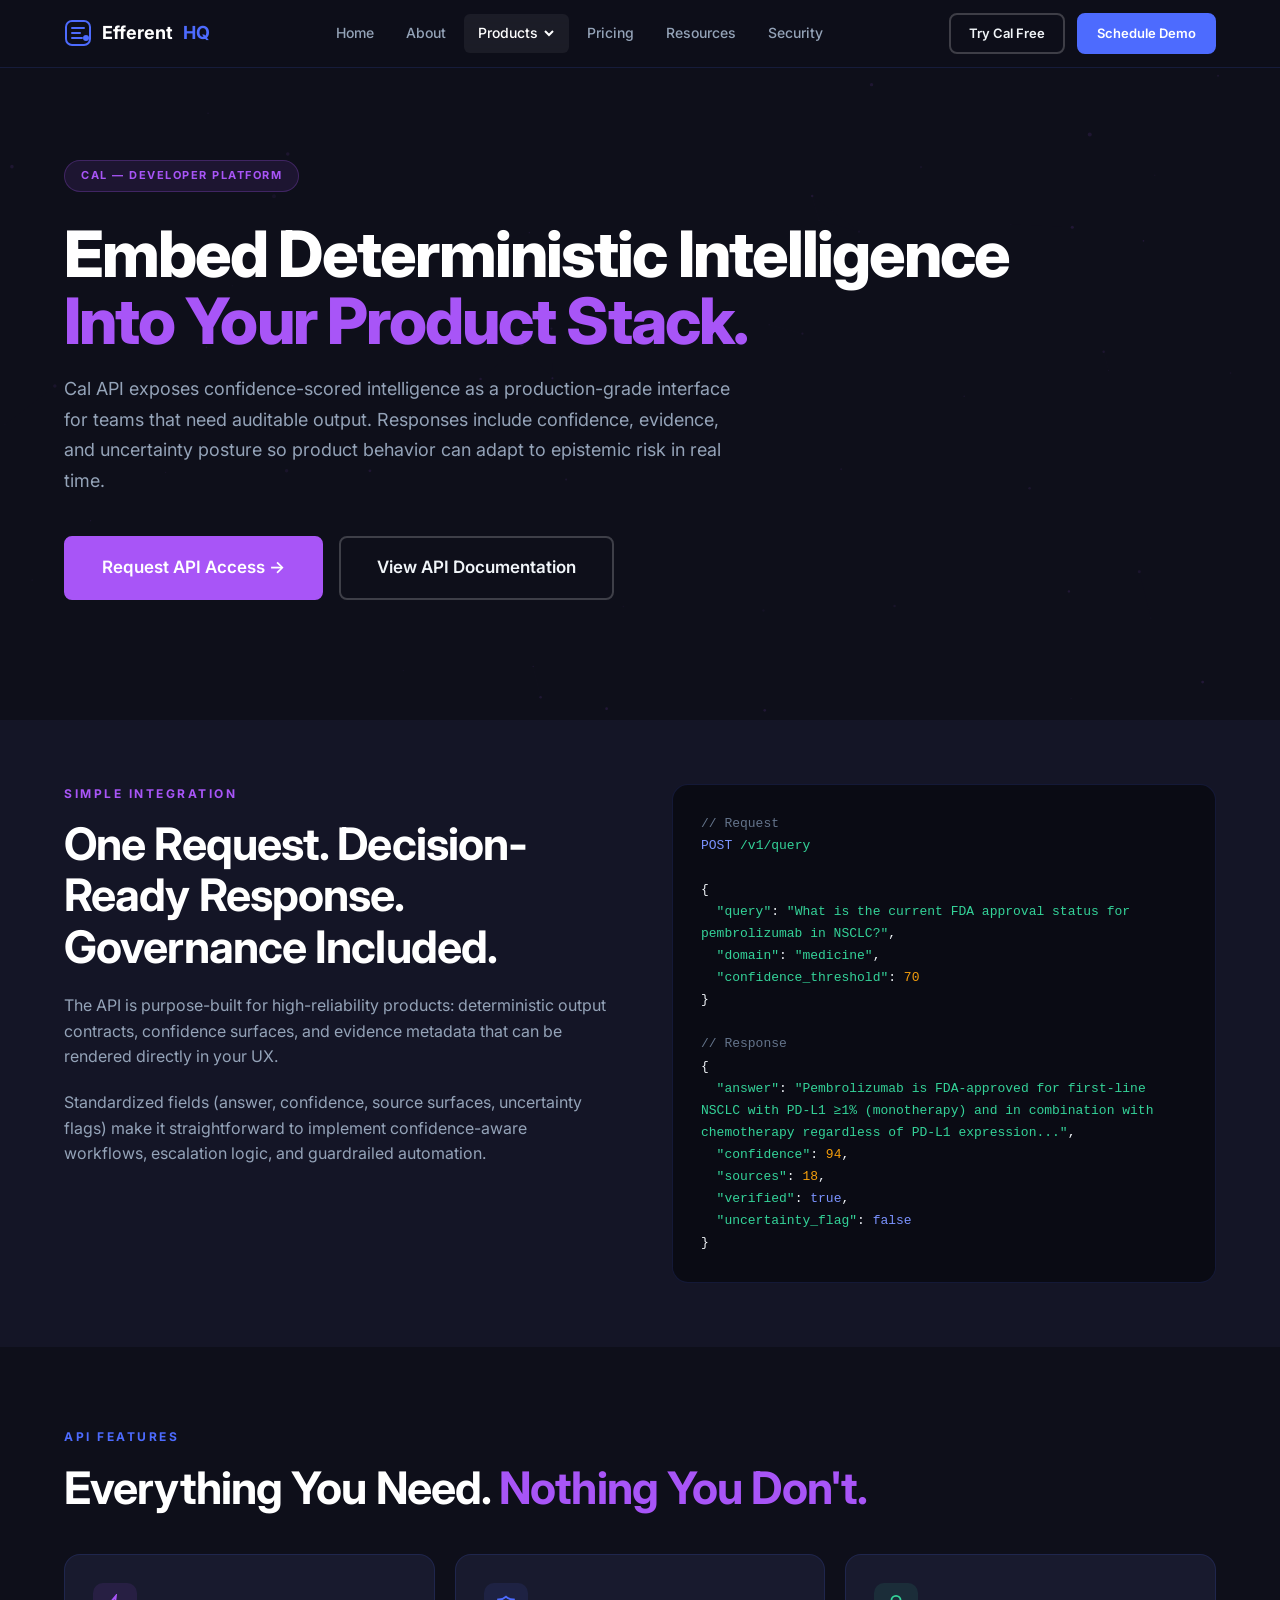
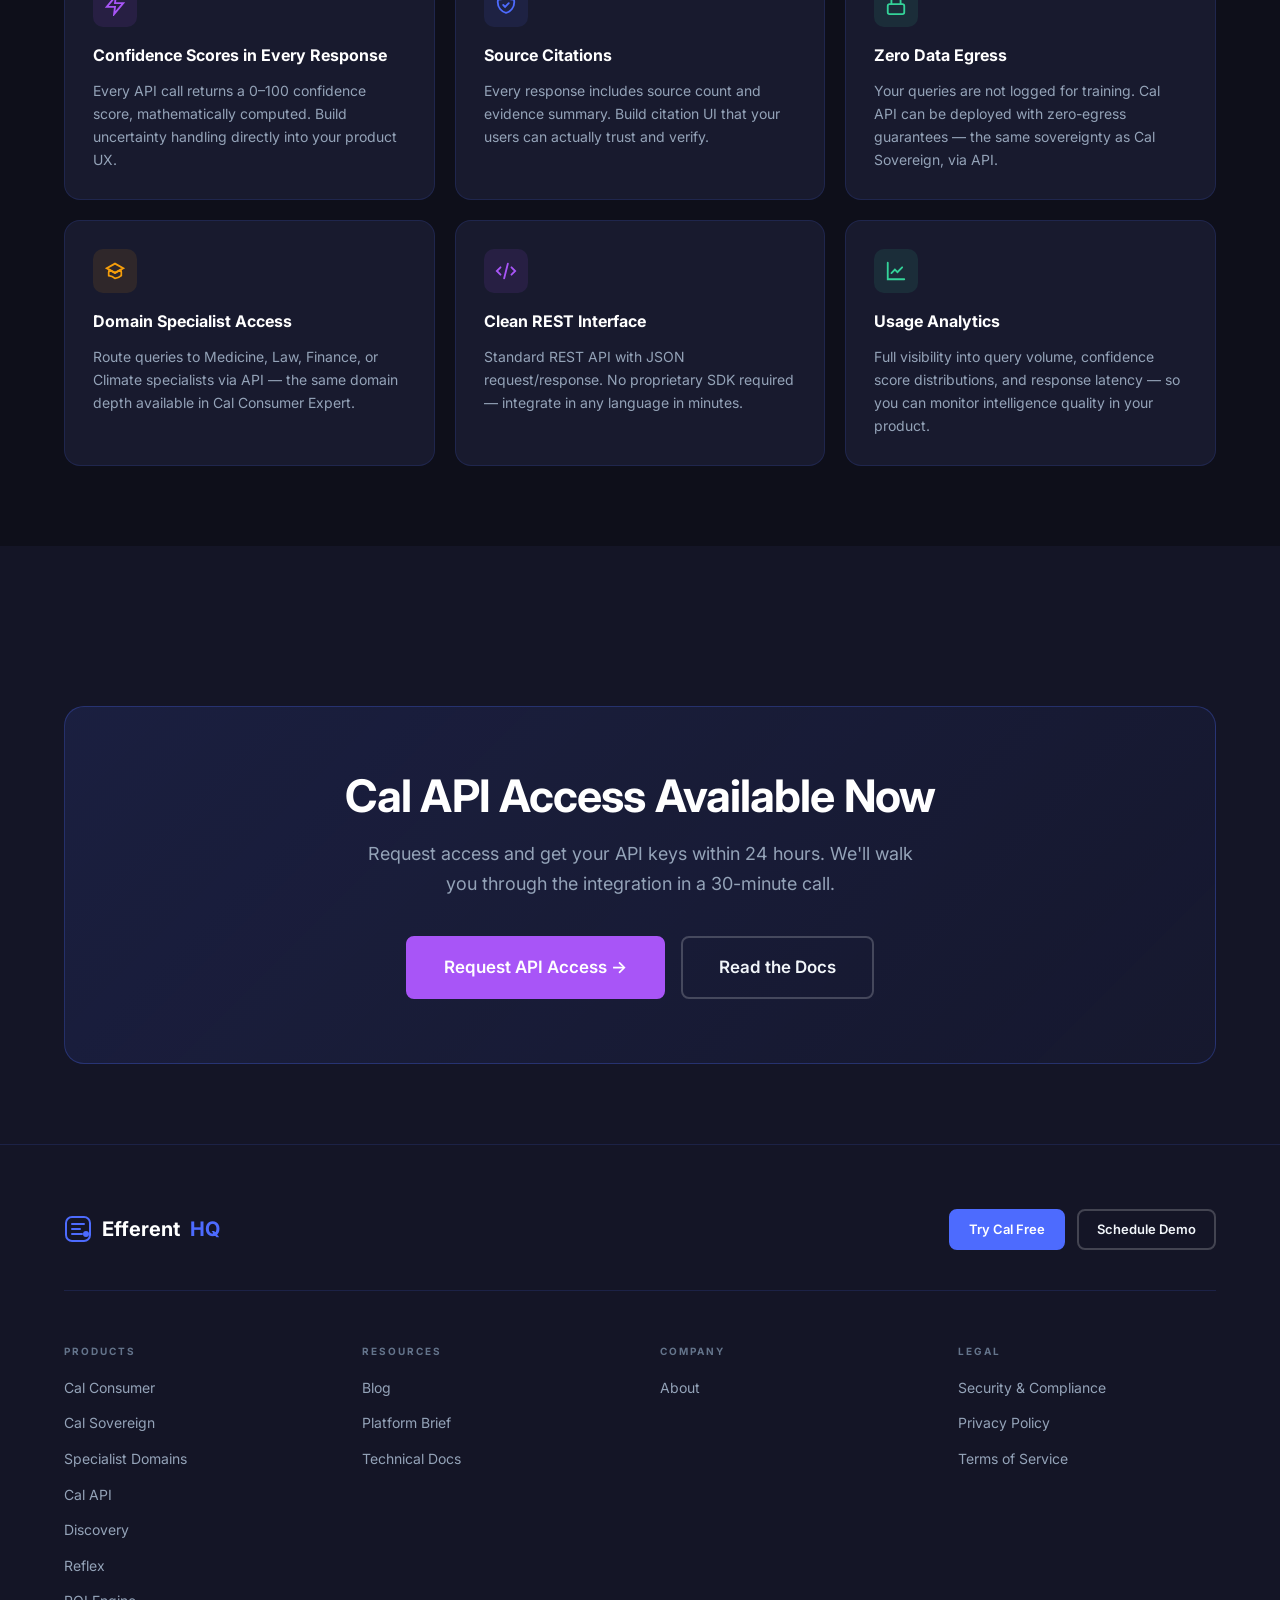
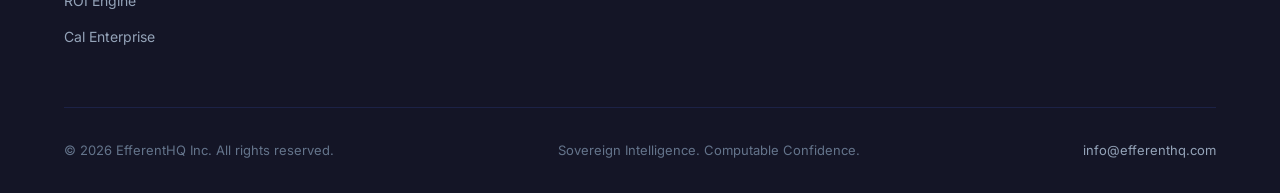
<file: products/cal-api.html>
<!DOCTYPE html>
<html lang="en">
<head>
  <meta charset="UTF-8"><meta name="viewport" content="width=device-width, initial-scale=1.0">
  <title>Cal API — EfferentHQ</title>
  <meta name="description" content="Embed Cal's verified intelligence into your own product. REST API with confidence scores, evidence trails, and full sovereignty guarantees.">
  <link rel="preconnect" href="https://fonts.googleapis.com"><link rel="preconnect" href="https://fonts.gstatic.com" crossorigin>
  <link href="https://fonts.googleapis.com/css2?family=Inter:wght@300;400;500;600;700;800&display=swap" rel="stylesheet">
  <link rel="stylesheet" href="../style.css">
  <style>
    .code-block { background:#0A0B14; border:1px solid var(--border-subtle); border-radius:var(--radius-lg); padding:28px; font-family:'Monaco','Menlo','Courier New',monospace; font-size:13px; line-height:1.7; overflow-x:auto; }
    .code-block .k { color:#7B93FF; } .code-block .s { color:#34D399; } .code-block .n { color:#F1F5F9; } .code-block .c { color:#64748B; } .code-block .num { color:#F59E0B; }
    .api-feature-grid { display:grid; grid-template-columns:repeat(3,1fr); gap:20px; }
    .api-feature { background:var(--bg-card); border:1px solid var(--border-subtle); border-radius:var(--radius-lg); padding:28px; }
    .api-feature h4 { font-size:16px; font-weight:700; color:var(--white); margin-bottom:10px; }
    .api-feature p { font-size:14px; color:var(--text-secondary); line-height:1.65; }
    .api-icon { width:44px; height:44px; border-radius:10px; display:flex; align-items:center; justify-content:center; margin-bottom:16px; }
    @media (max-width:768px) { .api-feature-grid { grid-template-columns:1fr 1fr; } }
    @media (max-width:520px) { .api-feature-grid { grid-template-columns:1fr; } }
  </style>
</head>
<body>
<nav class="nav">
  <div class="nav-inner">
    <a href="../index.html" class="nav-logo"><svg viewBox="0 0 28 28" fill="none"><rect x="2" y="2" width="24" height="24" rx="6" stroke="#4D6BFE" stroke-width="2"/><path d="M8 9h12M8 14h8M8 19h10" stroke="#4D6BFE" stroke-width="2" stroke-linecap="round"/><circle cx="22" cy="19" r="3" fill="#4D6BFE"/></svg>Efferent<span class="hq">HQ</span></a>
    <ul class="nav-links" id="navLinks">
      <li><a href="../index.html">Home</a></li><li><a href="../about.html">About</a></li>
      <li class="nav-dropdown"><a href="index.html" class="active">Products<svg class="chevron" viewBox="0 0 12 12" fill="none" stroke="currentColor" stroke-width="2"><path d="M2 4l4 4 4-4"/></svg></a>
        <div class="dropdown-menu">
          <div class="dropdown-section"><div class="dropdown-section-label">Cal — Sovereign Intelligence</div>
            <a href="cal-consumer.html" class="dropdown-item"><strong>Cal Consumer</strong><span>Verified answers</span></a>
            <a href="cal-sovereign.html" class="dropdown-item"><strong>Cal Sovereign</strong><span>Air-gapped deployment for privacy-critical teams</span></a>
            <a href="specialists.html" class="dropdown-item"><strong>Specialist Domains</strong><span>Deep knowledge layers for regulated industries</span></a>
            <a href="cal-api.html" class="dropdown-item"><strong>Cal API</strong><span>Developer platform — embed Cal in your product</span></a>
          </div>
          <div class="dropdown-divider"></div>
          <div class="dropdown-section"><div class="dropdown-section-label">Cal Lattice Platform</div>
            <a href="discovery.html" class="dropdown-item"><strong>Discovery</strong><span>See your entire data estate as a single navigable map</span></a>
            <a href="reflex.html" class="dropdown-item"><strong>Reflex</strong><span>Real-time business intelligence and signal detection</span></a>
            <a href="roi-engine.html" class="dropdown-item"><strong>ROI Engine</strong><span>Outcome tracking & decision attribution</span></a>
            <a href="cal-enterprise.html" class="dropdown-item"><strong>Cal Enterprise</strong><span>Full stack: Discovery + Reflex + ROI Engine</span></a>
          </div>
        </div>
      </li>
      <li><a href="../pricing.html">Pricing</a></li><li><a href="../resources.html">Resources</a></li><li><a href="../security.html">Security</a></li>
    </ul>
    <div class="nav-actions">
      <a href="../pricing.html" class="btn btn-outline btn-sm">Try Cal Free</a>
      <a href="../index.html#contact" class="btn btn-primary btn-sm">Schedule Demo</a>
      <button class="nav-mobile-btn" onclick="toggleMobileNav()"><svg width="22" height="22" viewBox="0 0 24 24" fill="none" stroke="currentColor" stroke-width="2" stroke-linecap="round"><path d="M3 12h18M3 6h18M3 18h18"/></svg></button>
    </div>
  </div>
</nav>

<section class="page-hero" style="padding-bottom:120px;">
  <canvas id="api-canvas"></canvas>
  <div class="container page-hero-content">
    <div style="display:inline-flex;align-items:center;gap:8px;background:rgba(168,85,247,0.1);border:1px solid rgba(168,85,247,0.25);border-radius:100px;padding:6px 16px;margin-bottom:28px;">
      <span style="font-size:11px;font-weight:700;color:#A855F7;letter-spacing:1.5px;text-transform:uppercase;">Cal — Developer Platform</span>
    </div>
    <h1 class="headline-xl" style="margin-bottom:20px;">Embed Deterministic Intelligence<br><span style="color:#A855F7;">Into Your Product Stack.</span></h1>
    <p class="body-lg" style="max-width:680px;margin-bottom:40px;">Cal API exposes confidence-scored intelligence as a production-grade interface for teams that need auditable output. Responses include confidence, evidence, and uncertainty posture so product behavior can adapt to epistemic risk in real time.</p>
    <div style="display:flex;gap:16px;flex-wrap:wrap;">
      <a href="../index.html#contact" class="btn btn-primary btn-lg" style="background:#A855F7;border-color:#A855F7;">Request API Access →</a>
      <a href="../resources.html" class="btn btn-outline btn-lg">View API Documentation</a>
    </div>
  </div>
</section>

<section class="section" style="background:var(--bg-secondary);padding:64px 0;">
  <div class="container">
    <div style="display:grid;grid-template-columns:1fr 1fr;gap:64px;align-items:start;">
      <div>
        <p class="eyebrow" style="color:#A855F7;">Simple Integration</p>
        <h2 class="headline-lg" style="margin-bottom:20px;">One Request. Decision-Ready Response.<br>Governance Included.</h2>
        <p class="body-md" style="margin-bottom:20px;">The API is purpose-built for high-reliability products: deterministic output contracts, confidence surfaces, and evidence metadata that can be rendered directly in your UX.</p>
        <p class="body-md">Standardized fields (answer, confidence, source surfaces, uncertainty flags) make it straightforward to implement confidence-aware workflows, escalation logic, and guardrailed automation.</p>
      </div>
      <div>
        <div class="code-block">
          <span class="c">// Request</span><br>
          <span class="k">POST</span> <span class="s">/v1/query</span><br><br>
          {<br>
          &nbsp;&nbsp;<span class="s">"query"</span>: <span class="s">"What is the current FDA approval status for pembrolizumab in NSCLC?"</span>,<br>
          &nbsp;&nbsp;<span class="s">"domain"</span>: <span class="s">"medicine"</span>,<br>
          &nbsp;&nbsp;<span class="s">"confidence_threshold"</span>: <span class="num">70</span><br>
          }<br><br>
          <span class="c">// Response</span><br>
          {<br>
          &nbsp;&nbsp;<span class="s">"answer"</span>: <span class="s">"Pembrolizumab is FDA-approved for first-line NSCLC with PD-L1 ≥1% (monotherapy) and in combination with chemotherapy regardless of PD-L1 expression..."</span>,<br>
          &nbsp;&nbsp;<span class="s">"confidence"</span>: <span class="num">94</span>,<br>
          &nbsp;&nbsp;<span class="s">"sources"</span>: <span class="num">18</span>,<br>
          &nbsp;&nbsp;<span class="s">"verified"</span>: <span class="k">true</span>,<br>
          &nbsp;&nbsp;<span class="s">"uncertainty_flag"</span>: <span class="k">false</span><br>
          }
        </div>
      </div>
    </div>
  </div>
</section>

<section class="section">
  <div class="container">
    <p class="eyebrow">API Features</p>
    <h2 class="headline-lg" style="margin-bottom:40px;">Everything You Need. <span style="color:#A855F7;">Nothing You Don't.</span></h2>
    <div class="api-feature-grid">
      <div class="api-feature"><div class="api-icon" style="background:rgba(168,85,247,0.1);"><svg width="22" height="22" viewBox="0 0 24 24" fill="none" stroke="#A855F7" stroke-width="2" stroke-linecap="round"><path d="M13 2L3 14h9l-1 8 10-12h-9l1-8z"/></svg></div><h4>Confidence Scores in Every Response</h4><p>Every API call returns a 0–100 confidence score, mathematically computed. Build uncertainty handling directly into your product UX.</p></div>
      <div class="api-feature"><div class="api-icon" style="background:rgba(77,107,254,0.1);"><svg width="22" height="22" viewBox="0 0 24 24" fill="none" stroke="#4D6BFE" stroke-width="2" stroke-linecap="round"><path d="M9 12l2 2 4-4m5.618-4.016A11.955 11.955 0 0112 2.944a11.955 11.955 0 01-8.618 3.04A12.02 12.02 0 003 9c0 5.591 3.824 10.29 9 11.622 5.176-1.332 9-6.03 9-11.622 0-1.042-.133-2.052-.382-3.016z"/></svg></div><h4>Source Citations</h4><p>Every response includes source count and evidence summary. Build citation UI that your users can actually trust and verify.</p></div>
      <div class="api-feature"><div class="api-icon" style="background:rgba(52,211,153,0.1);"><svg width="22" height="22" viewBox="0 0 24 24" fill="none" stroke="#34D399" stroke-width="2" stroke-linecap="round"><rect x="3" y="11" width="18" height="11" rx="2"/><path d="M7 11V7a5 5 0 0110 0v4"/></svg></div><h4>Zero Data Egress</h4><p>Your queries are not logged for training. Cal API can be deployed with zero-egress guarantees — the same sovereignty as Cal Sovereign, via API.</p></div>
      <div class="api-feature"><div class="api-icon" style="background:rgba(245,158,11,0.1);"><svg width="22" height="22" viewBox="0 0 24 24" fill="none" stroke="#F59E0B" stroke-width="2" stroke-linecap="round"><path d="M12 14l9-5-9-5-9 5 9 5z"/><path d="M12 14l6.16-3.422a12.083 12.083 0 01.665 6.479A11.952 11.952 0 0112 20.055a11.952 11.952 0 00-6.824-2.998 12.078 12.078 0 01.665-6.479L12 14z"/></svg></div><h4>Domain Specialist Access</h4><p>Route queries to Medicine, Law, Finance, or Climate specialists via API — the same domain depth available in Cal Consumer Expert.</p></div>
      <div class="api-feature"><div class="api-icon" style="background:rgba(168,85,247,0.1);"><svg width="22" height="22" viewBox="0 0 24 24" fill="none" stroke="#A855F7" stroke-width="2" stroke-linecap="round"><path d="M10 20l4-16m4 4l4 4-4 4M6 16l-4-4 4-4"/></svg></div><h4>Clean REST Interface</h4><p>Standard REST API with JSON request/response. No proprietary SDK required — integrate in any language in minutes.</p></div>
      <div class="api-feature"><div class="api-icon" style="background:rgba(52,211,153,0.1);"><svg width="22" height="22" viewBox="0 0 24 24" fill="none" stroke="#34D399" stroke-width="2" stroke-linecap="round"><path d="M3 3v18h18"/><path d="M18.7 8l-5.1 5.2-2.8-2.7L7 14.3"/></svg></div><h4>Usage Analytics</h4><p>Full visibility into query volume, confidence score distributions, and response latency — so you can monitor intelligence quality in your product.</p></div>
    </div>
  </div>
</section>

<section class="section" style="background:var(--bg-secondary);">
  <div class="container">
    <div class="cta-banner">
      <h2 class="headline-lg">Cal API Access Available Now</h2>
      <p class="body-lg">Request access and get your API keys within 24 hours. We'll walk you through the integration in a 30-minute call.</p>
      <div class="cta-banner-actions">
        <a href="../index.html#contact" class="btn btn-primary btn-lg" style="background:#A855F7;border-color:#A855F7;">Request API Access →</a>
        <a href="../resources.html" class="btn btn-outline btn-lg">Read the Docs</a>
      </div>
    </div>
  </div>
</section>

<footer class="site-footer">
  <div class="container">
    <div class="footer-top"><a href="../index.html" class="nav-logo" style="font-size:20px;"><svg viewBox="0 0 28 28" fill="none"><rect x="2" y="2" width="24" height="24" rx="6" stroke="#4D6BFE" stroke-width="2"/><path d="M8 9h12M8 14h8M8 19h10" stroke="#4D6BFE" stroke-width="2" stroke-linecap="round"/><circle cx="22" cy="19" r="3" fill="#4D6BFE"/></svg>Efferent<span class="hq">HQ</span></a>
      <div style="display:flex;gap:12px;"><a href="../pricing.html" class="btn btn-primary btn-sm">Try Cal Free</a><a href="../index.html#contact" class="btn btn-outline btn-sm">Schedule Demo</a></div>
    </div>
    <div class="footer-columns">
      <div class="footer-col"><h5>Products</h5><ul><li><a href="cal-consumer.html">Cal Consumer</a></li><li><a href="cal-sovereign.html">Cal Sovereign</a></li><li><a href="specialists.html">Specialist Domains</a></li><li><a href="cal-api.html">Cal API</a></li><li><a href="discovery.html">Discovery</a></li><li><a href="reflex.html">Reflex</a></li><li><a href="roi-engine.html">ROI Engine</a></li><li><a href="cal-enterprise.html">Cal Enterprise</a></li></ul></div>
      <div class="footer-col"><h5>Resources</h5><ul><li><a href="../resources.html">Blog</a></li><li><a href="../resources.html">Platform Brief</a></li><li><a href="../resources.html">Technical Docs</a></li></ul></div>
      <div class="footer-col"><h5>Company</h5><ul><li><a href="../about.html">About</a></li></ul></div>
      <div class="footer-col"><h5>Legal</h5><ul><li><a href="../security.html">Security &amp; Compliance</a></li><li><a href="#">Privacy Policy</a></li><li><a href="#">Terms of Service</a></li></ul></div>
    </div>
    <div class="footer-bottom"><p>© 2026 EfferentHQ Inc. All rights reserved.</p><p>Sovereign Intelligence. Computable Confidence.</p><p><a href="mailto:info@efferenthq.com" style="color:var(--text-secondary);text-decoration:none;">info@efferenthq.com</a></p></div>
  </div>
</footer>
<script src="../particles.js"></script>
<script>document.addEventListener('DOMContentLoaded', () => { initParticles('api-canvas', { count: 60, speed: 0.2, connectionDist: 110, maxOpacity: 0.38, color: '168,85,247' }); });</script>

<!-- Basic CTA tracking — replace GA_MEASUREMENT_ID with your GA4 ID -->
<script async src="https://www.googletagmanager.com/gtag/js?id=GA_MEASUREMENT_ID"></script>
<script>
  window.dataLayer = window.dataLayer || [];
  function gtag(){dataLayer.push(arguments);}
  gtag('js', new Date());
  gtag('config', 'GA_MEASUREMENT_ID');
  document.addEventListener('DOMContentLoaded', function() {
    document.querySelectorAll('a[href*="demo"], a[href*="trial"], a[href*="free"], button').forEach(function(el) {
      el.addEventListener('click', function() {
        gtag('event', 'cta_click', {
          'event_category': 'engagement',
          'event_label': (el.textContent || '').trim().substring(0, 50),
          'page_location': window.location.pathname
        });
      });
    });
  });
</script>
</body>
</html>
</file>
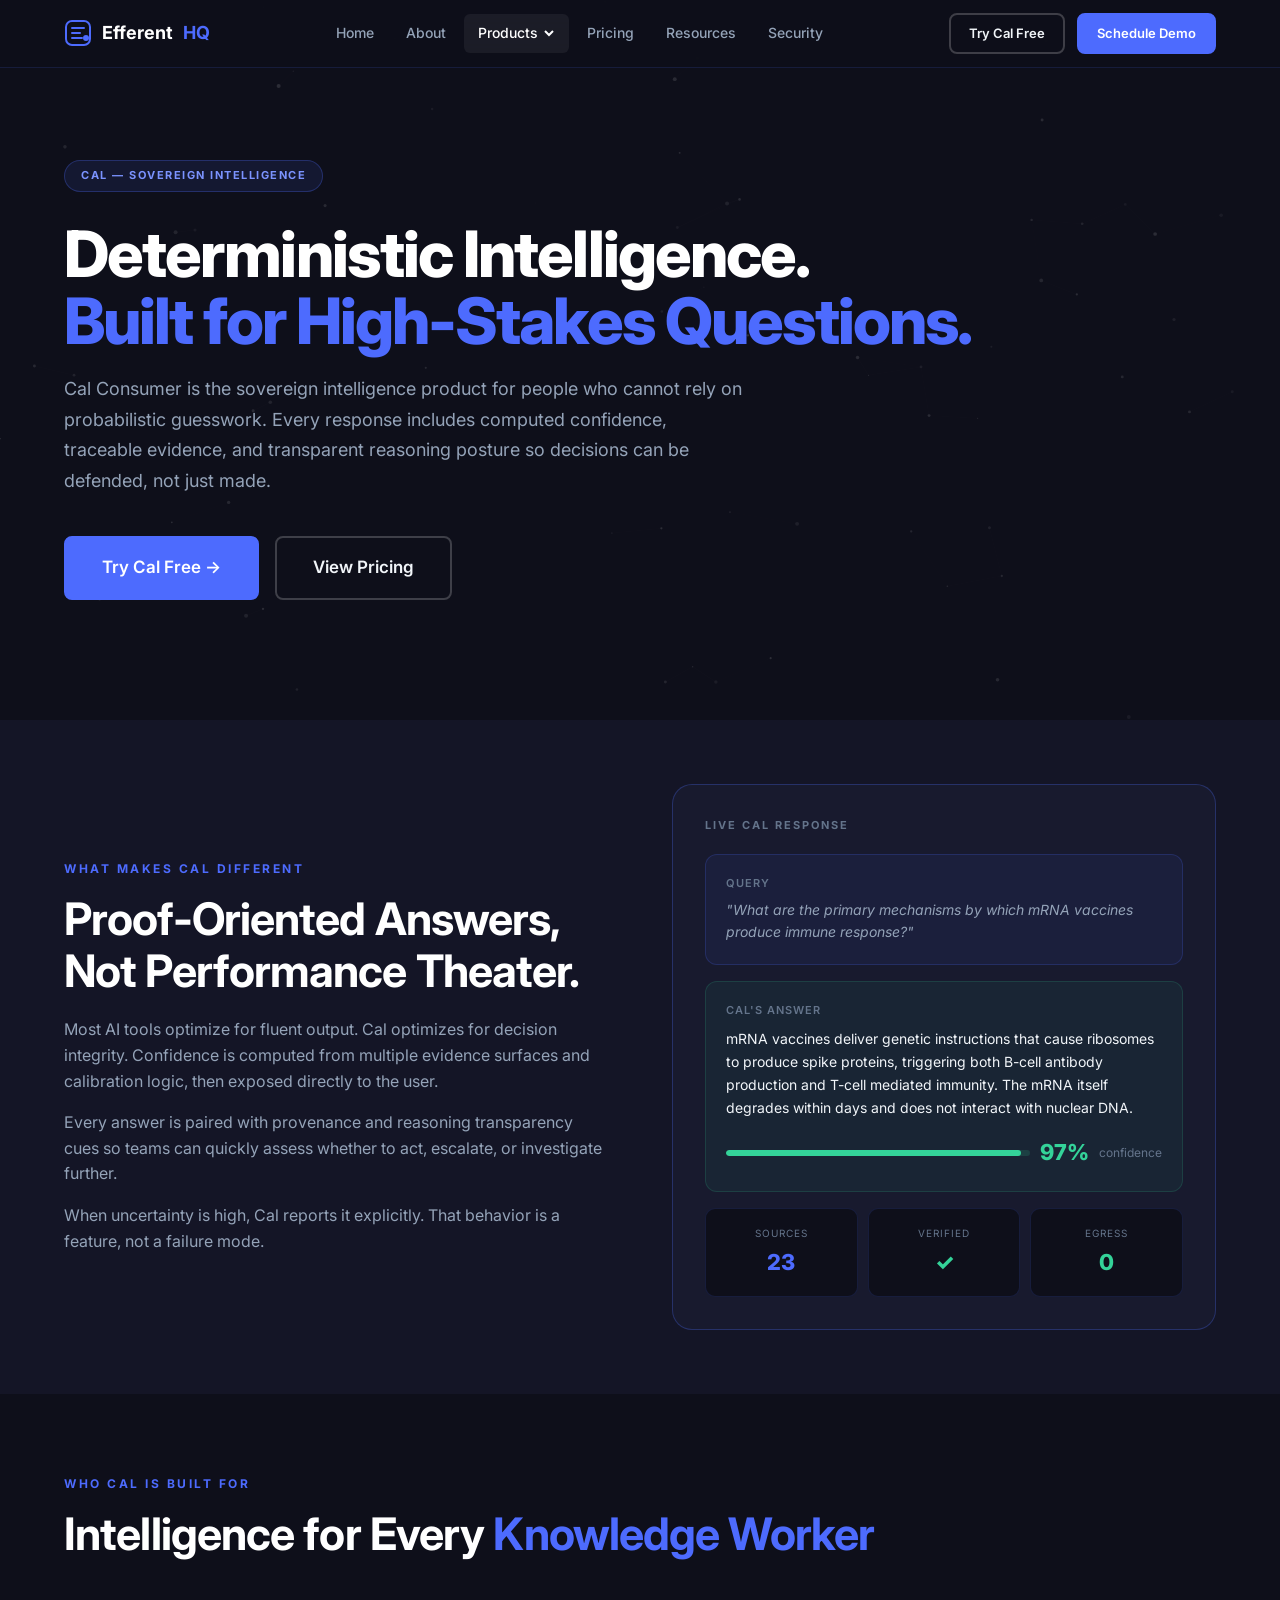
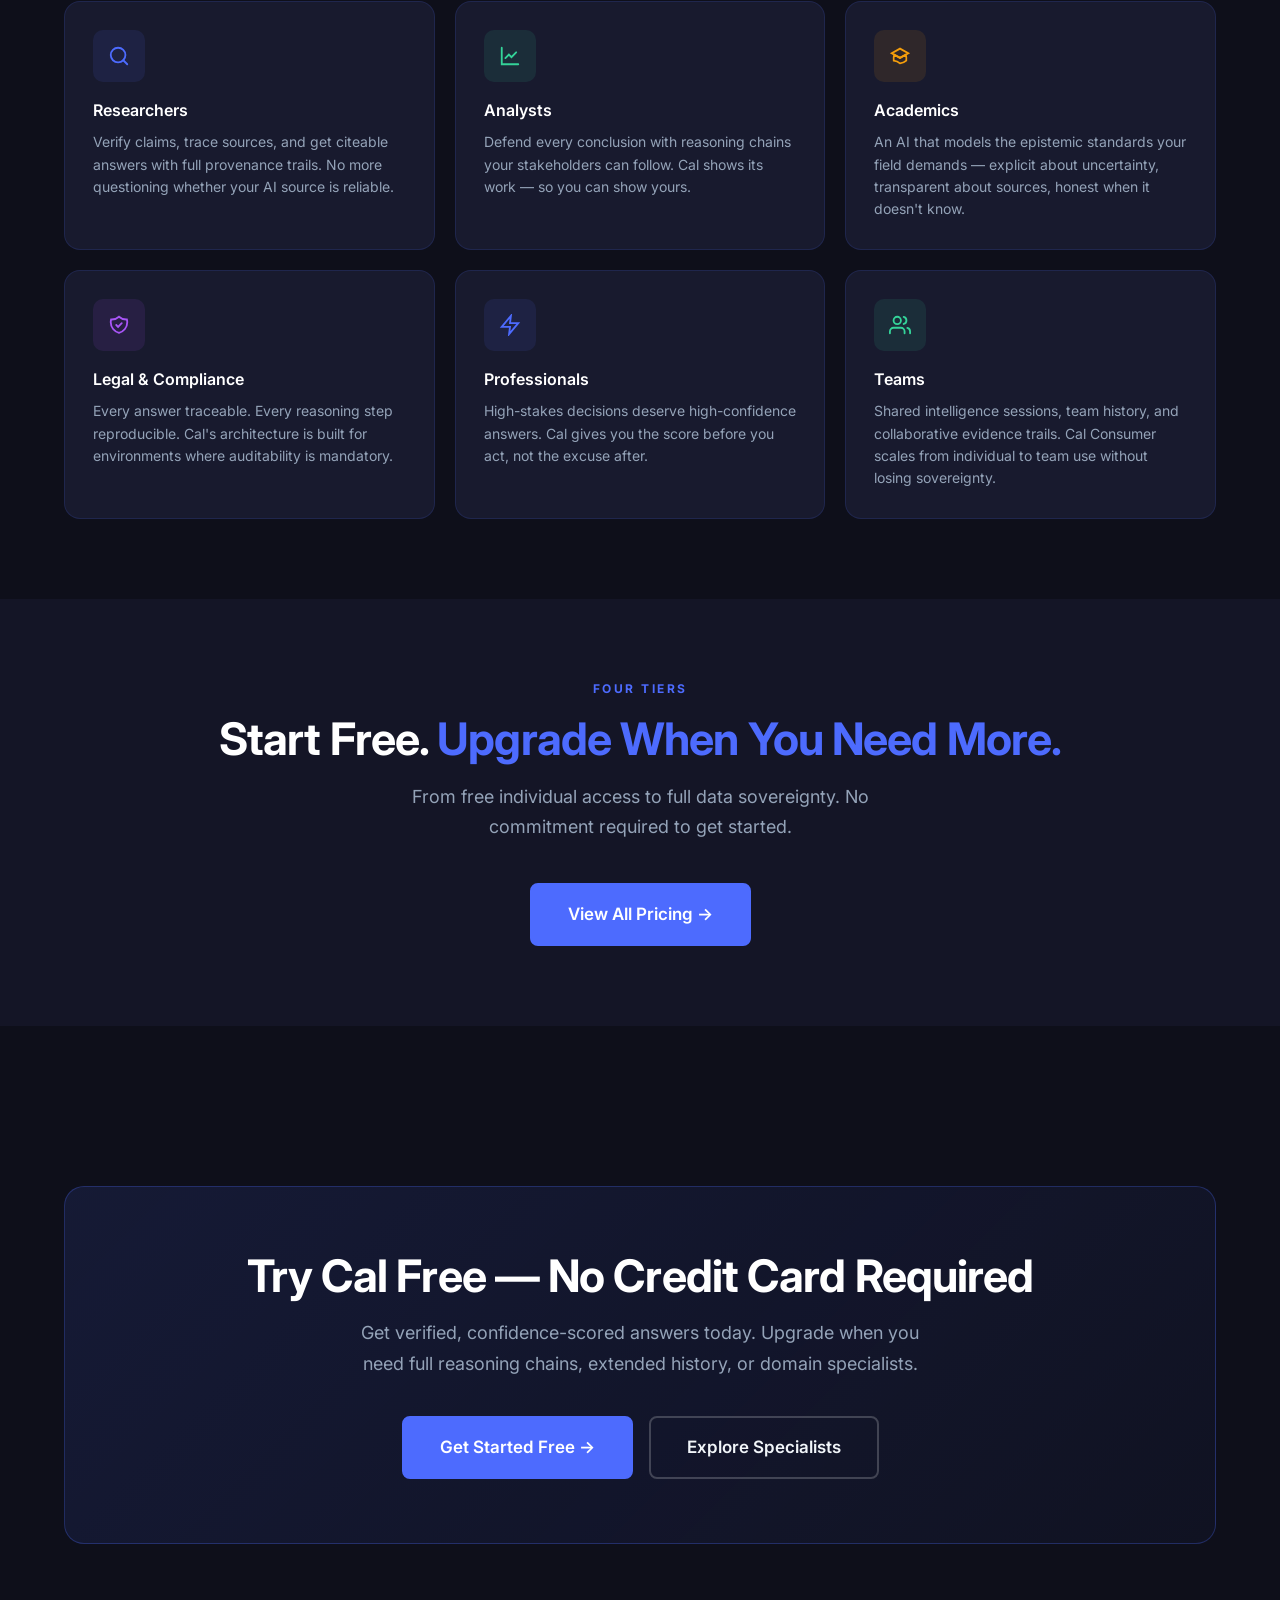
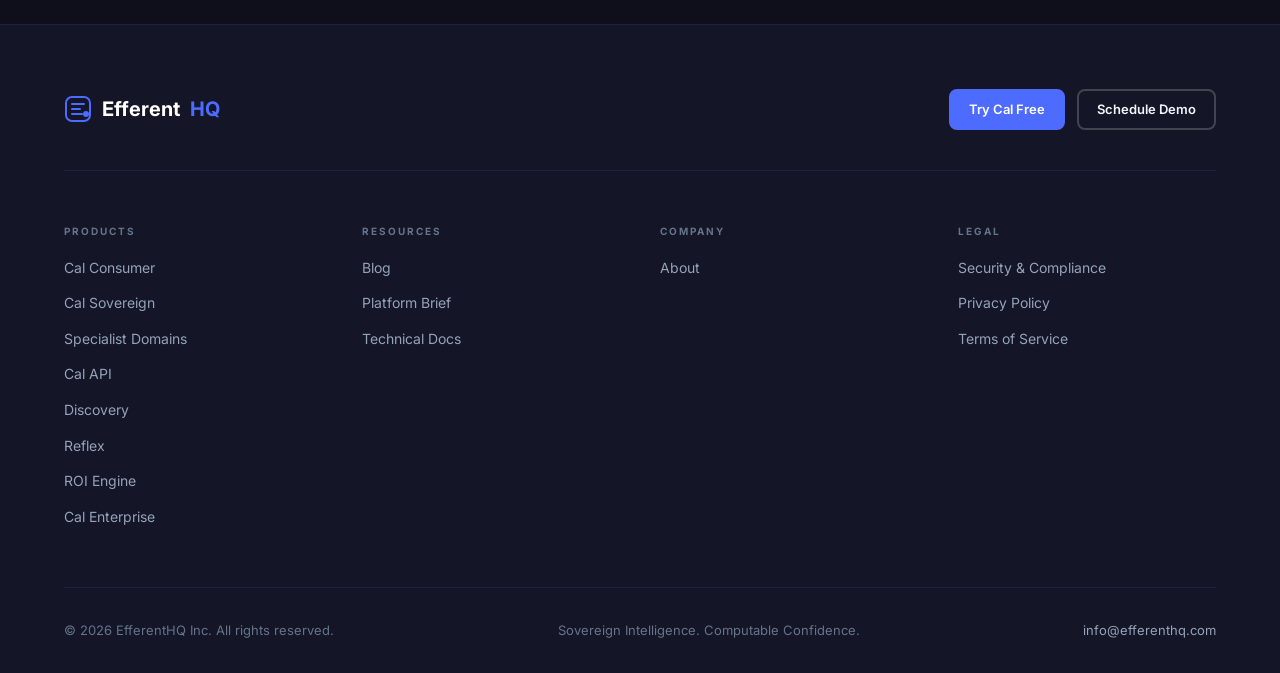
<file: products/cal-consumer.html>
<!DOCTYPE html>
<html lang="en">
<head>
  <meta charset="UTF-8"><meta name="viewport" content="width=device-width, initial-scale=1.0">
  <title>Cal Consumer — EfferentHQ</title>
  <meta name="description" content="Cal Consumer delivers verified, confidence-scored intelligence for researchers, analysts, academics, and professionals. Four tiers from Free to Sovereign.">
  <link rel="preconnect" href="https://fonts.googleapis.com"><link rel="preconnect" href="https://fonts.gstatic.com" crossorigin>
  <link href="https://fonts.googleapis.com/css2?family=Inter:wght@300;400;500;600;700;800&display=swap" rel="stylesheet">
  <link rel="stylesheet" href="../style.css">
</head>
<body>

<nav class="nav">
  <div class="nav-inner">
    <a href="../index.html" class="nav-logo"><svg viewBox="0 0 28 28" fill="none"><rect x="2" y="2" width="24" height="24" rx="6" stroke="#4D6BFE" stroke-width="2"/><path d="M8 9h12M8 14h8M8 19h10" stroke="#4D6BFE" stroke-width="2" stroke-linecap="round"/><circle cx="22" cy="19" r="3" fill="#4D6BFE"/></svg>Efferent<span class="hq">HQ</span></a>
    <ul class="nav-links" id="navLinks">
      <li><a href="../index.html">Home</a></li><li><a href="../about.html">About</a></li>
      <li class="nav-dropdown"><a href="index.html" class="active">Products<svg class="chevron" viewBox="0 0 12 12" fill="none" stroke="currentColor" stroke-width="2"><path d="M2 4l4 4 4-4"/></svg></a>
        <div class="dropdown-menu">
          <div class="dropdown-section"><div class="dropdown-section-label">Cal — Sovereign Intelligence</div>
            <a href="cal-consumer.html" class="dropdown-item"><strong>Cal Consumer</strong><span>Verified answers for researchers &amp; professionals</span></a>
            <a href="cal-sovereign.html" class="dropdown-item"><strong>Cal Sovereign</strong><span>Air-gapped deployment for privacy-critical teams</span></a>
            <a href="specialists.html" class="dropdown-item"><strong>Specialist Domains</strong><span>Deep knowledge layers for regulated industries</span></a>
            <a href="cal-api.html" class="dropdown-item"><strong>Cal API</strong><span>Developer platform — embed Cal in your product</span></a>
          </div>
          <div class="dropdown-divider"></div>
          <div class="dropdown-section"><div class="dropdown-section-label">Cal Lattice Platform</div>
            <a href="discovery.html" class="dropdown-item"><strong>Discovery</strong><span>See your entire data estate as a single navigable map</span></a>
            <a href="reflex.html" class="dropdown-item"><strong>Reflex</strong><span>Real-time business intelligence and signal detection</span></a>
            <a href="roi-engine.html" class="dropdown-item"><strong>ROI Engine</strong><span>Outcome tracking & decision attribution</span></a>
            <a href="cal-enterprise.html" class="dropdown-item"><strong>Cal Enterprise</strong><span>Full stack: Discovery + Reflex + ROI Engine</span></a>
          </div>
        </div>
      </li>
      <li><a href="../pricing.html">Pricing</a></li><li><a href="../resources.html">Resources</a></li><li><a href="../security.html">Security</a></li>
    </ul>
    <div class="nav-actions">
      <a href="../pricing.html" class="btn btn-outline btn-sm">Try Cal Free</a>
      <a href="../index.html#contact" class="btn btn-primary btn-sm">Schedule Demo</a>
      <button class="nav-mobile-btn" onclick="toggleMobileNav()"><svg width="22" height="22" viewBox="0 0 24 24" fill="none" stroke="currentColor" stroke-width="2" stroke-linecap="round"><path d="M3 12h18M3 6h18M3 18h18"/></svg></button>
    </div>
  </div>
</nav>

<section class="page-hero" style="padding-bottom:120px;">
  <canvas id="cc-canvas"></canvas>
  <div class="container page-hero-content">
    <div style="display:inline-flex;align-items:center;gap:8px;background:rgba(77,107,254,0.1);border:1px solid var(--border-medium);border-radius:100px;padding:6px 16px;margin-bottom:28px;">
      <span style="font-size:11px;font-weight:700;color:var(--blue-light);letter-spacing:1.5px;text-transform:uppercase;">Cal — Sovereign Intelligence</span>
    </div>
    <h1 class="headline-xl" style="margin-bottom:20px;">Deterministic Intelligence.<br><span class="text-blue">Built for High-Stakes Questions.</span></h1>
    <p class="body-lg" style="max-width:680px;margin-bottom:40px;">Cal Consumer is the sovereign intelligence product for people who cannot rely on probabilistic guesswork. Every response includes computed confidence, traceable evidence, and transparent reasoning posture so decisions can be defended, not just made.</p>
    <div style="display:flex;gap:16px;flex-wrap:wrap;">
      <a href="../pricing.html" class="btn btn-primary btn-lg">Try Cal Free →</a>
      <a href="../pricing.html" class="btn btn-outline btn-lg">View Pricing</a>
    </div>
  </div>
</section>

<section class="section" style="background:var(--bg-secondary);padding:64px 0;">
  <div class="container">
    <div style="display:grid;grid-template-columns:1fr 1fr;gap:64px;align-items:center;">
      <div>
        <p class="eyebrow">What Makes Cal Different</p>
        <h2 class="headline-lg" style="margin-bottom:20px;">Proof-Oriented Answers, Not Performance Theater.</h2>
        <p class="body-md" style="margin-bottom:16px;">Most AI tools optimize for fluent output. Cal optimizes for decision integrity. Confidence is computed from multiple evidence surfaces and calibration logic, then exposed directly to the user.</p>
        <p class="body-md" style="margin-bottom:16px;">Every answer is paired with provenance and reasoning transparency cues so teams can quickly assess whether to act, escalate, or investigate further.</p>
        <p class="body-md">When uncertainty is high, Cal reports it explicitly. That behavior is a feature, not a failure mode.</p>
      </div>
      <div class="cal-visual">
        <p style="font-size:11px;font-weight:700;letter-spacing:2px;text-transform:uppercase;color:var(--text-muted);margin-bottom:20px;">Live Cal Response</p>
        <div style="background:rgba(77,107,254,0.07);border:1px solid rgba(77,107,254,0.2);border-radius:12px;padding:20px;margin-bottom:16px;">
          <p style="font-size:11px;color:var(--text-muted);margin-bottom:6px;font-weight:600;text-transform:uppercase;letter-spacing:1px;">Query</p>
          <p style="font-size:14px;color:var(--text-secondary);font-style:italic;">"What are the primary mechanisms by which mRNA vaccines produce immune response?"</p>
        </div>
        <div style="background:rgba(52,211,153,0.06);border:1px solid rgba(52,211,153,0.15);border-radius:12px;padding:20px;margin-bottom:16px;">
          <p style="font-size:11px;color:var(--text-muted);margin-bottom:8px;font-weight:600;text-transform:uppercase;letter-spacing:1px;">Cal's Answer</p>
          <p style="font-size:14px;color:var(--text-primary);line-height:1.65;margin-bottom:16px;">mRNA vaccines deliver genetic instructions that cause ribosomes to produce spike proteins, triggering both B-cell antibody production and T-cell mediated immunity. The mRNA itself degrades within days and does not interact with nuclear DNA.</p>
          <div style="display:flex;align-items:center;gap:10px;">
            <div class="confidence-bar-wrap"><div class="confidence-bar-fill" style="width:97%;"></div></div>
            <span style="font-size:22px;font-weight:800;color:var(--green);white-space:nowrap;">97%</span>
            <span style="font-size:12px;color:var(--text-muted);">confidence</span>
          </div>
        </div>
        <div style="display:flex;gap:10px;">
          <div class="stat-box"><p class="label">Sources</p><p class="value" style="color:var(--blue);">23</p></div>
          <div class="stat-box"><p class="label">Verified</p><p class="value" style="color:var(--green);">✓</p></div>
          <div class="stat-box"><p class="label">Egress</p><p class="value" style="color:var(--green);">0</p></div>
        </div>
      </div>
    </div>
  </div>
</section>

<section class="section">
  <div class="container">
    <p class="eyebrow">Who Cal Is Built For</p>
    <h2 class="headline-lg" style="margin-bottom:40px;">Intelligence for Every <span class="text-blue">Knowledge Worker</span></h2>
    <div class="use-case-grid">
      <div class="use-case-card"><div class="use-case-icon"><svg width="22" height="22" viewBox="0 0 24 24" fill="none" stroke="currentColor" stroke-width="2" stroke-linecap="round"><circle cx="11" cy="11" r="8"/><path d="M21 21l-4.35-4.35"/></svg></div>
        <h4>Researchers</h4><p>Verify claims, trace sources, and get citeable answers with full provenance trails. No more questioning whether your AI source is reliable.</p></div>
      <div class="use-case-card"><div class="use-case-icon" style="background:rgba(52,211,153,0.1);color:var(--green);"><svg width="22" height="22" viewBox="0 0 24 24" fill="none" stroke="currentColor" stroke-width="2" stroke-linecap="round"><path d="M3 3v18h18"/><path d="M18.7 8l-5.1 5.2-2.8-2.7L7 14.3"/></svg></div>
        <h4>Analysts</h4><p>Defend every conclusion with reasoning chains your stakeholders can follow. Cal shows its work — so you can show yours.</p></div>
      <div class="use-case-card"><div class="use-case-icon" style="background:rgba(245,158,11,0.1);color:var(--gold);"><svg width="22" height="22" viewBox="0 0 24 24" fill="none" stroke="currentColor" stroke-width="2" stroke-linecap="round"><path d="M12 14l9-5-9-5-9 5 9 5z"/><path d="M12 14l6.16-3.422a12.083 12.083 0 01.665 6.479A11.952 11.952 0 0112 20.055a11.952 11.952 0 00-6.824-2.998 12.078 12.078 0 01.665-6.479L12 14z"/></svg></div>
        <h4>Academics</h4><p>An AI that models the epistemic standards your field demands — explicit about uncertainty, transparent about sources, honest when it doesn't know.</p></div>
      <div class="use-case-card"><div class="use-case-icon" style="background:rgba(168,85,247,0.1);color:#A855F7;"><svg width="22" height="22" viewBox="0 0 24 24" fill="none" stroke="currentColor" stroke-width="2" stroke-linecap="round"><path d="M9 12l2 2 4-4m5.618-4.016A11.955 11.955 0 0112 2.944a11.955 11.955 0 01-8.618 3.04A12.02 12.02 0 003 9c0 5.591 3.824 10.29 9 11.622 5.176-1.332 9-6.03 9-11.622 0-1.042-.133-2.052-.382-3.016z"/></svg></div>
        <h4>Legal &amp; Compliance</h4><p>Every answer traceable. Every reasoning step reproducible. Cal's architecture is built for environments where auditability is mandatory.</p></div>
      <div class="use-case-card"><div class="use-case-icon"><svg width="22" height="22" viewBox="0 0 24 24" fill="none" stroke="currentColor" stroke-width="2" stroke-linecap="round"><path d="M13 2L3 14h9l-1 8 10-12h-9l1-8z"/></svg></div>
        <h4>Professionals</h4><p>High-stakes decisions deserve high-confidence answers. Cal gives you the score before you act, not the excuse after.</p></div>
      <div class="use-case-card"><div class="use-case-icon" style="background:rgba(52,211,153,0.1);color:var(--green);"><svg width="22" height="22" viewBox="0 0 24 24" fill="none" stroke="currentColor" stroke-width="2" stroke-linecap="round"><path d="M17 21v-2a4 4 0 00-4-4H5a4 4 0 00-4 4v2"/><circle cx="9" cy="7" r="4"/><path d="M23 21v-2a4 4 0 00-3-3.87M16 3.13a4 4 0 010 7.75"/></svg></div>
        <h4>Teams</h4><p>Shared intelligence sessions, team history, and collaborative evidence trails. Cal Consumer scales from individual to team use without losing sovereignty.</p></div>
    </div>
  </div>
</section>

<section class="section" style="background:var(--bg-secondary);">
  <div class="container" style="text-align:center;">
    <p class="eyebrow">Four Tiers</p>
    <h2 class="headline-lg" style="margin-bottom:16px;">Start Free. <span class="text-blue">Upgrade When You Need More.</span></h2>
    <p class="body-lg" style="max-width:500px;margin:0 auto 40px;">From free individual access to full data sovereignty. No commitment required to get started.</p>
    <a href="../pricing.html" class="btn btn-primary btn-lg">View All Pricing →</a>
  </div>
</section>

<section class="section">
  <div class="container">
    <div class="cta-banner">
      <h2 class="headline-lg">Try Cal Free — No Credit Card Required</h2>
      <p class="body-lg">Get verified, confidence-scored answers today. Upgrade when you need full reasoning chains, extended history, or domain specialists.</p>
      <div class="cta-banner-actions">
        <a href="../pricing.html" class="btn btn-primary btn-lg">Get Started Free →</a>
        <a href="specialists.html" class="btn btn-outline btn-lg">Explore Specialists</a>
      </div>
    </div>
  </div>
</section>

<footer class="site-footer">
  <div class="container">
    <div class="footer-top">
      <a href="../index.html" class="nav-logo" style="font-size:20px;"><svg viewBox="0 0 28 28" fill="none"><rect x="2" y="2" width="24" height="24" rx="6" stroke="#4D6BFE" stroke-width="2"/><path d="M8 9h12M8 14h8M8 19h10" stroke="#4D6BFE" stroke-width="2" stroke-linecap="round"/><circle cx="22" cy="19" r="3" fill="#4D6BFE"/></svg>Efferent<span class="hq">HQ</span></a>
      <div style="display:flex;gap:12px;"><a href="../pricing.html" class="btn btn-primary btn-sm">Try Cal Free</a><a href="../index.html#contact" class="btn btn-outline btn-sm">Schedule Demo</a></div>
    </div>
    <div class="footer-columns">
      <div class="footer-col"><h5>Products</h5><ul><li><a href="cal-consumer.html">Cal Consumer</a></li><li><a href="cal-sovereign.html">Cal Sovereign</a></li><li><a href="specialists.html">Specialist Domains</a></li><li><a href="cal-api.html">Cal API</a></li><li><a href="discovery.html">Discovery</a></li><li><a href="reflex.html">Reflex</a></li><li><a href="roi-engine.html">ROI Engine</a></li><li><a href="cal-enterprise.html">Cal Enterprise</a></li></ul></div>
      <div class="footer-col"><h5>Resources</h5><ul><li><a href="../resources.html">Blog</a></li><li><a href="../resources.html">Platform Brief</a></li><li><a href="../resources.html">Technical Docs</a></li></ul></div>
      <div class="footer-col"><h5>Company</h5><ul><li><a href="../about.html">About</a></li></ul></div>
      <div class="footer-col"><h5>Legal</h5><ul><li><a href="../security.html">Security &amp; Compliance</a></li><li><a href="#">Privacy Policy</a></li><li><a href="#">Terms of Service</a></li></ul></div>
    </div>
    <div class="footer-bottom"><p>© 2026 EfferentHQ Inc. All rights reserved.</p><p>Sovereign Intelligence. Computable Confidence.</p><p><a href="mailto:info@efferenthq.com" style="color:var(--text-secondary);text-decoration:none;">info@efferenthq.com</a></p></div>
  </div>
</footer>
<script src="../particles.js"></script>
<script>document.addEventListener('DOMContentLoaded', () => { initParticles('cc-canvas', { count: 70, speed: 0.2, connectionDist: 120, maxOpacity: 0.4 }); });</script>

<!-- Basic CTA tracking — replace GA_MEASUREMENT_ID with your GA4 ID -->
<script async src="https://www.googletagmanager.com/gtag/js?id=GA_MEASUREMENT_ID"></script>
<script>
  window.dataLayer = window.dataLayer || [];
  function gtag(){dataLayer.push(arguments);}
  gtag('js', new Date());
  gtag('config', 'GA_MEASUREMENT_ID');
  document.addEventListener('DOMContentLoaded', function() {
    document.querySelectorAll('a[href*="demo"], a[href*="trial"], a[href*="free"], button').forEach(function(el) {
      el.addEventListener('click', function() {
        gtag('event', 'cta_click', {
          'event_category': 'engagement',
          'event_label': (el.textContent || '').trim().substring(0, 50),
          'page_location': window.location.pathname
        });
      });
    });
  });
</script>
</body>
</html>
</file>
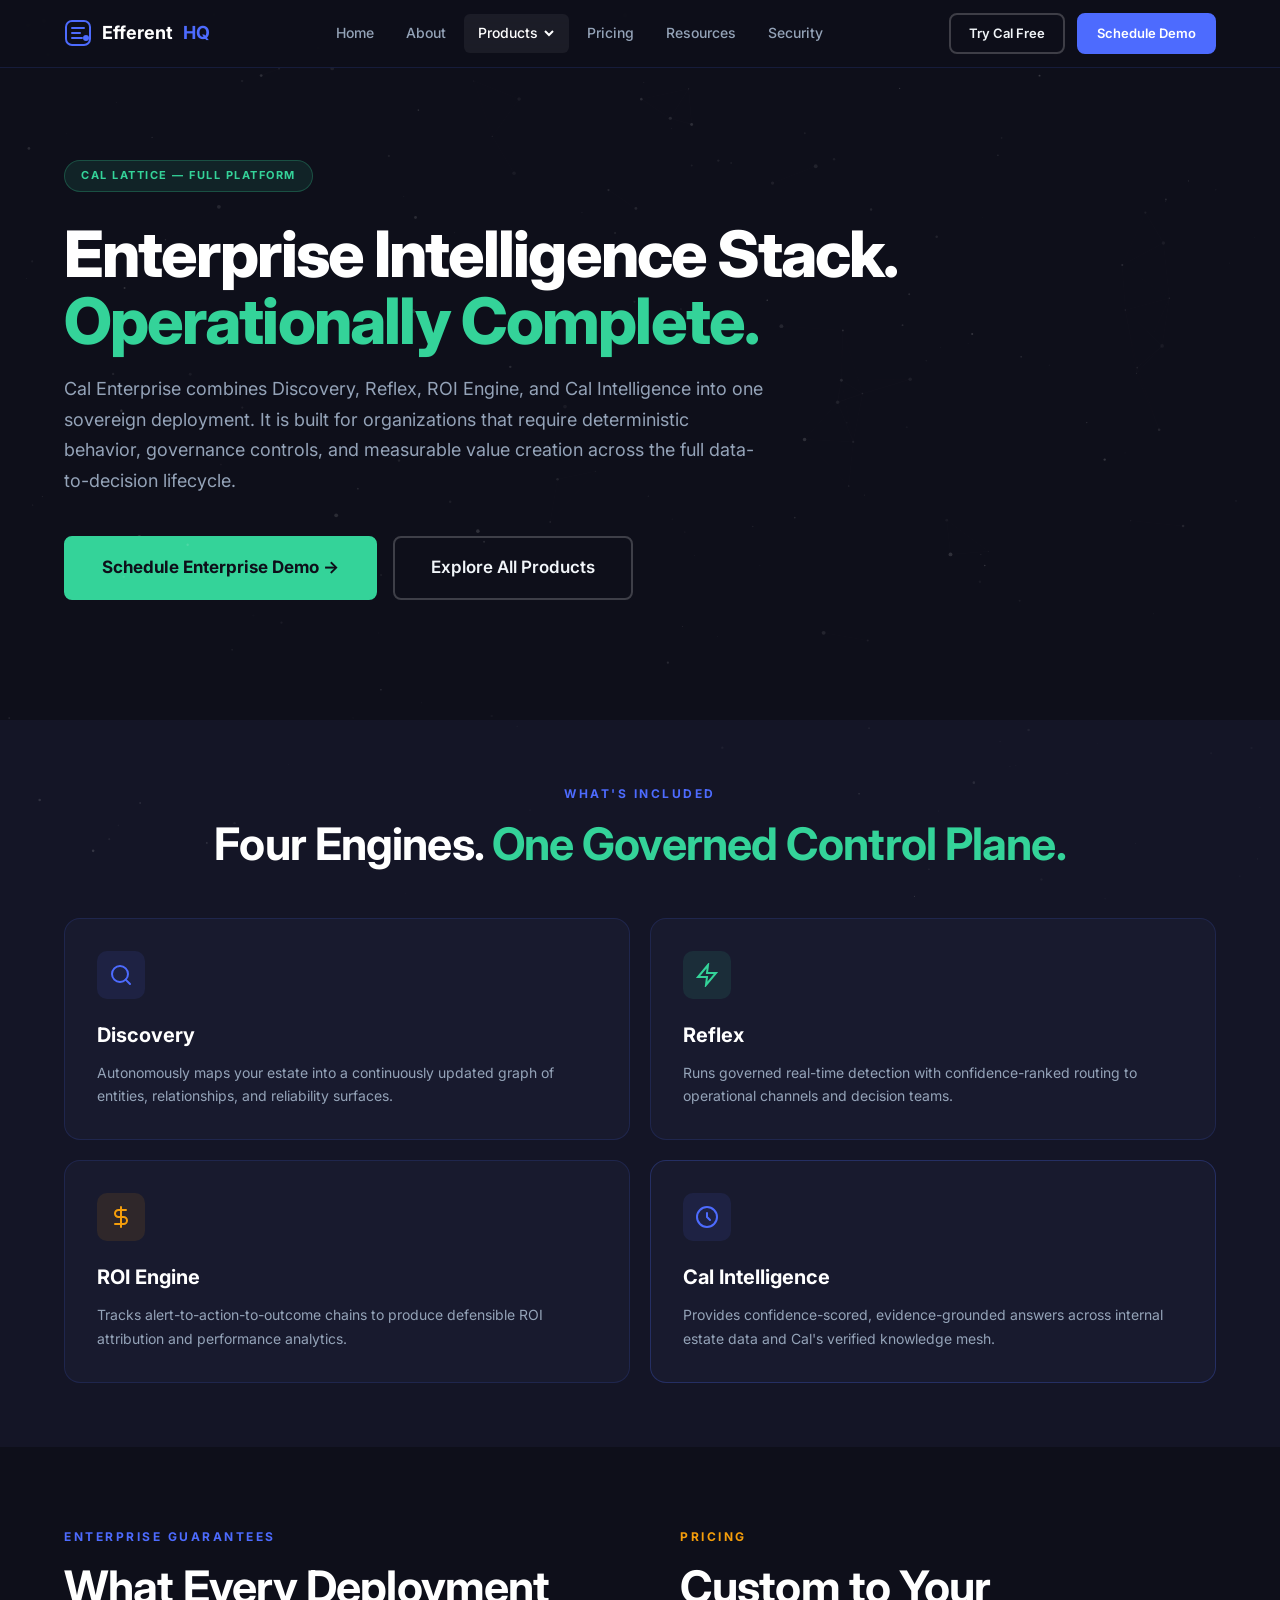
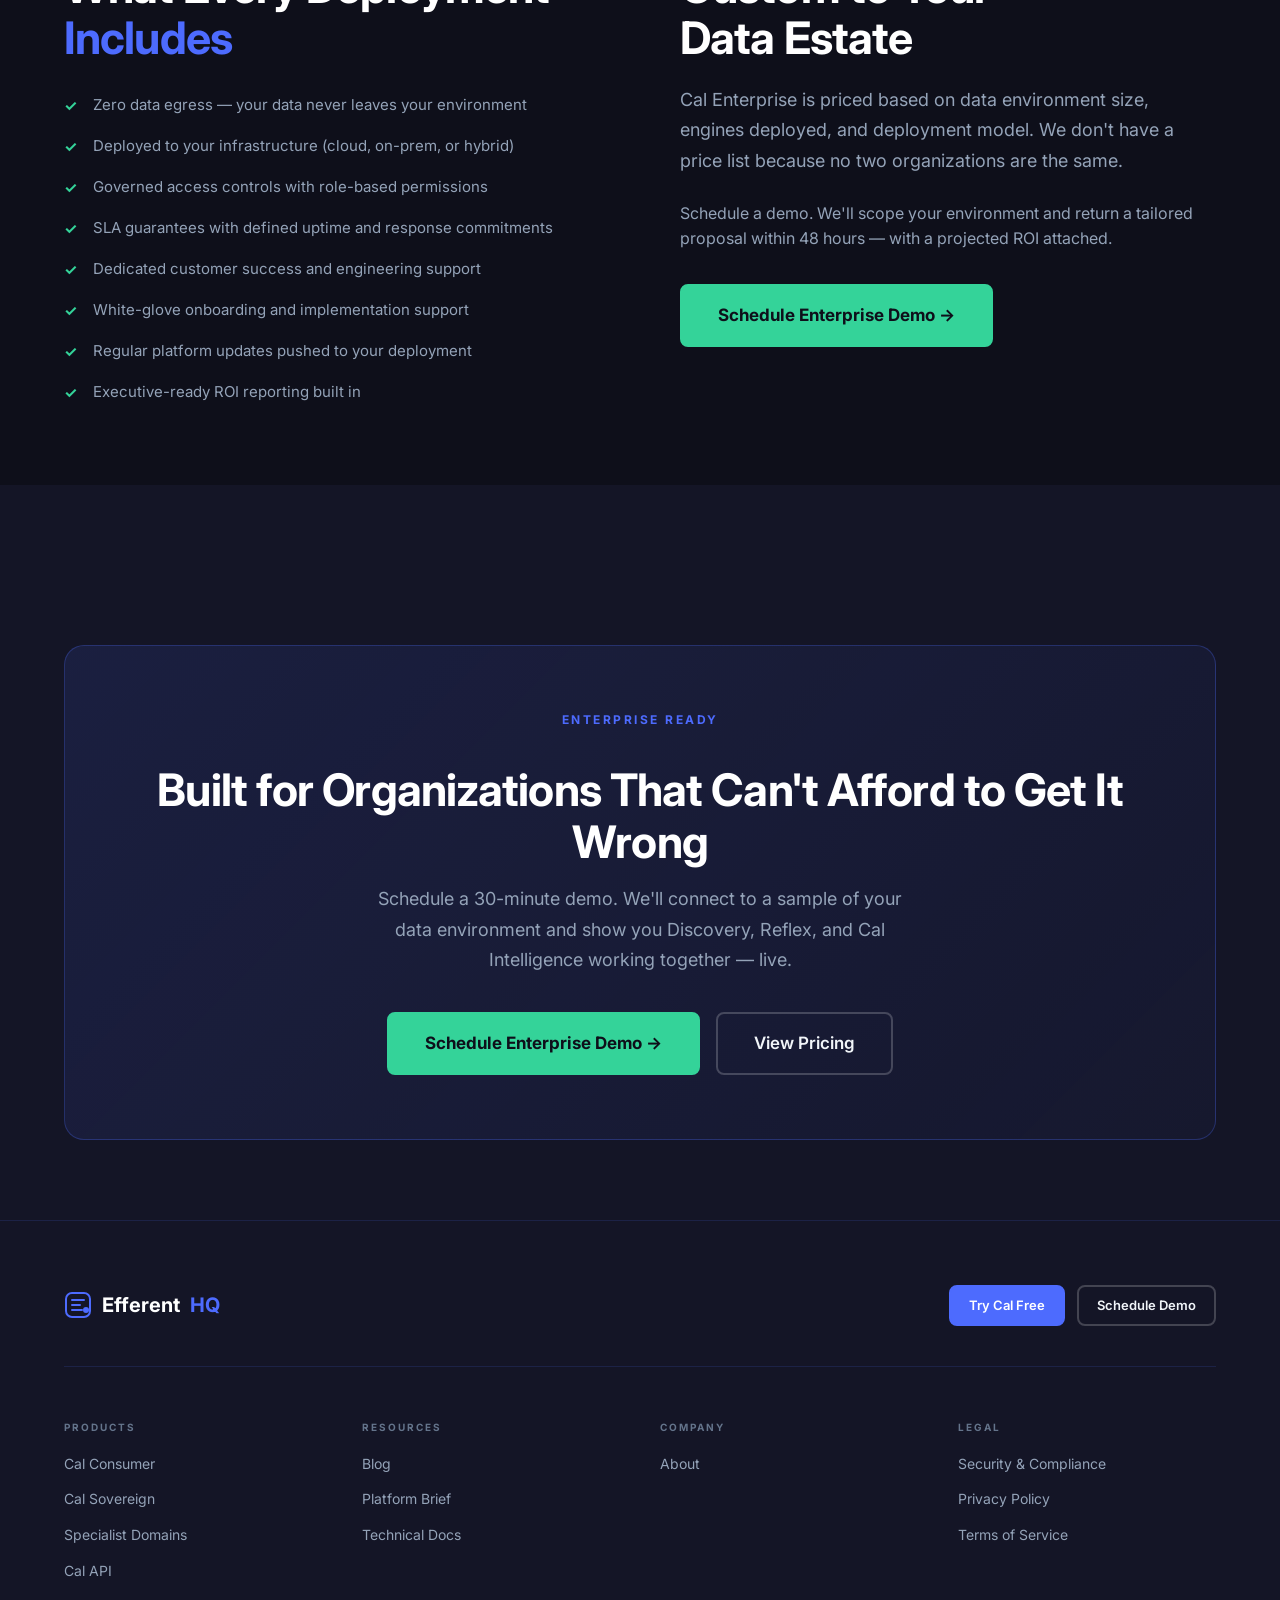
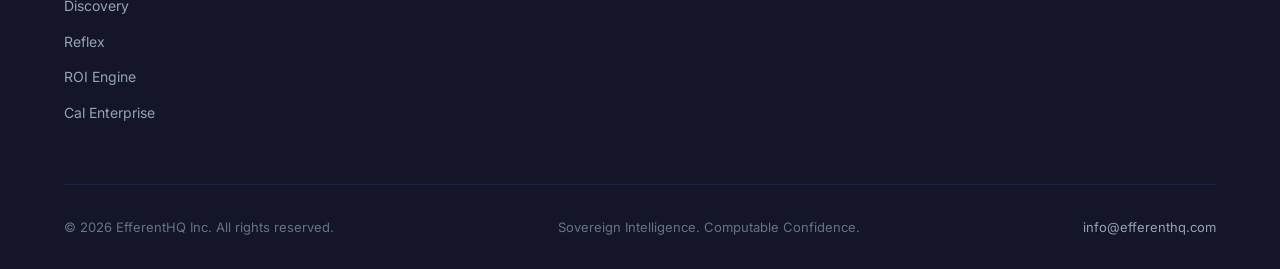
<file: products/cal-enterprise.html>
<!DOCTYPE html>
<html lang="en">
<head>
  <meta charset="UTF-8"><meta name="viewport" content="width=device-width, initial-scale=1.0">
  <title>Cal Enterprise — EfferentHQ</title>
  <meta name="description" content="Cal Enterprise is the full stack: Discovery + Reflex + ROI Engine + Cal Intelligence, deployed to your infrastructure. Governed, sovereign, and built for organizations that can't afford to get it wrong.">
  <link rel="preconnect" href="https://fonts.googleapis.com"><link rel="preconnect" href="https://fonts.gstatic.com" crossorigin>
  <link href="https://fonts.googleapis.com/css2?family=Inter:wght@300;400;500;600;700;800&display=swap" rel="stylesheet">
  <link rel="stylesheet" href="../style.css">
  <style>
    .stack-grid { display:grid; grid-template-columns:repeat(2,1fr); gap:20px; }
    .stack-card { background:var(--bg-card); border:1px solid var(--border-subtle); border-radius:var(--radius-lg); padding:32px; transition:var(--transition); text-decoration:none; display:block; }
    .stack-card:hover { border-color:var(--border-medium); transform:translateY(-2px); box-shadow:var(--shadow-lg); }
    .stack-card h3 { font-size:20px; font-weight:700; color:var(--white); margin-bottom:10px; }
    .stack-card p { font-size:14px; color:var(--text-secondary); line-height:1.65; }
    .stack-icon { width:48px; height:48px; border-radius:10px; display:flex; align-items:center; justify-content:center; margin-bottom:20px; }
    .deployment-list { list-style:none; display:flex; flex-direction:column; gap:16px; }
    .deployment-list li { display:flex; gap:16px; align-items:flex-start; font-size:15px; color:var(--text-secondary); }
    .deployment-list li::before { content:'✓'; color:var(--green); font-weight:700; flex-shrink:0; margin-top:1px; }
    @media (max-width:768px) { .stack-grid { grid-template-columns:1fr; } }
  </style>
</head>
<body>
<nav class="nav">
  <div class="nav-inner">
    <a href="../index.html" class="nav-logo"><svg viewBox="0 0 28 28" fill="none"><rect x="2" y="2" width="24" height="24" rx="6" stroke="#4D6BFE" stroke-width="2"/><path d="M8 9h12M8 14h8M8 19h10" stroke="#4D6BFE" stroke-width="2" stroke-linecap="round"/><circle cx="22" cy="19" r="3" fill="#4D6BFE"/></svg>Efferent<span class="hq">HQ</span></a>
    <ul class="nav-links" id="navLinks">
      <li><a href="../index.html">Home</a></li><li><a href="../about.html">About</a></li>
      <li class="nav-dropdown"><a href="index.html" class="active">Products<svg class="chevron" viewBox="0 0 12 12" fill="none" stroke="currentColor" stroke-width="2"><path d="M2 4l4 4 4-4"/></svg></a>
        <div class="dropdown-menu">
          <div class="dropdown-section"><div class="dropdown-section-label">Cal — Sovereign Intelligence</div>
            <a href="cal-consumer.html" class="dropdown-item"><strong>Cal Consumer</strong><span>Verified answers</span></a>
            <a href="cal-sovereign.html" class="dropdown-item"><strong>Cal Sovereign</strong><span>Air-gapped deployment for privacy-critical teams</span></a>
            <a href="specialists.html" class="dropdown-item"><strong>Specialist Domains</strong><span>Deep knowledge layers for regulated industries</span></a>
            <a href="cal-api.html" class="dropdown-item"><strong>Cal API</strong><span>Developer platform — embed Cal in your product</span></a>
          </div>
          <div class="dropdown-divider"></div>
          <div class="dropdown-section"><div class="dropdown-section-label">Cal Lattice Platform</div>
            <a href="discovery.html" class="dropdown-item"><strong>Discovery</strong><span>See your entire data estate as a single navigable map</span></a>
            <a href="reflex.html" class="dropdown-item"><strong>Reflex</strong><span>Real-time business intelligence and signal detection</span></a>
            <a href="roi-engine.html" class="dropdown-item"><strong>ROI Engine</strong><span>Outcome tracking & decision attribution</span></a>
            <a href="cal-enterprise.html" class="dropdown-item"><strong>Cal Enterprise</strong><span>Full stack: Discovery + Reflex + ROI Engine</span></a>
          </div>
        </div>
      </li>
      <li><a href="../pricing.html">Pricing</a></li><li><a href="../resources.html">Resources</a></li><li><a href="../security.html">Security</a></li>
    </ul>
    <div class="nav-actions">
      <a href="../pricing.html" class="btn btn-outline btn-sm">Try Cal Free</a>
      <a href="../index.html#contact" class="btn btn-primary btn-sm">Schedule Demo</a>
      <button class="nav-mobile-btn" onclick="toggleMobileNav()"><svg width="22" height="22" viewBox="0 0 24 24" fill="none" stroke="currentColor" stroke-width="2" stroke-linecap="round"><path d="M3 12h18M3 6h18M3 18h18"/></svg></button>
    </div>
  </div>
</nav>

<section class="page-hero" style="padding-bottom:120px;">
  <canvas id="ent-canvas"></canvas>
  <div class="container page-hero-content">
    <div style="display:inline-flex;align-items:center;gap:8px;background:rgba(52,211,153,0.1);border:1px solid rgba(52,211,153,0.25);border-radius:100px;padding:6px 16px;margin-bottom:28px;">
      <span style="font-size:11px;font-weight:700;color:var(--green);letter-spacing:1.5px;text-transform:uppercase;">Cal Lattice — Full Platform</span>
    </div>
    <h1 class="headline-xl" style="margin-bottom:20px;">Enterprise Intelligence Stack.<br><span class="text-green">Operationally Complete.</span></h1>
    <p class="body-lg" style="max-width:700px;margin-bottom:40px;">Cal Enterprise combines Discovery, Reflex, ROI Engine, and Cal Intelligence into one sovereign deployment. It is built for organizations that require deterministic behavior, governance controls, and measurable value creation across the full data-to-decision lifecycle.</p>
    <div style="display:flex;gap:16px;flex-wrap:wrap;">
      <a href="../index.html#contact" class="btn btn-green btn-lg">Schedule Enterprise Demo →</a>
      <a href="index.html" class="btn btn-outline btn-lg">Explore All Products</a>
    </div>
  </div>
</section>

<section class="section" style="background:var(--bg-secondary);padding:64px 0;">
  <div class="container">
    <div style="text-align:center;margin-bottom:48px;">
      <p class="eyebrow">What's Included</p>
      <h2 class="headline-lg">Four Engines. <span class="text-green">One Governed Control Plane.</span></h2>
    </div>
    <div class="stack-grid">
      <a href="discovery.html" class="stack-card">
        <div class="stack-icon" style="background:rgba(77,107,254,0.1);"><svg width="24" height="24" viewBox="0 0 24 24" fill="none" stroke="#4D6BFE" stroke-width="2" stroke-linecap="round"><circle cx="11" cy="11" r="8"/><path d="M21 21l-4.35-4.35"/></svg></div>
        <h3>Discovery</h3>
        <p>Autonomously maps your estate into a continuously updated graph of entities, relationships, and reliability surfaces.</p>
      </a>
      <a href="reflex.html" class="stack-card">
        <div class="stack-icon" style="background:rgba(52,211,153,0.1);"><svg width="24" height="24" viewBox="0 0 24 24" fill="none" stroke="#34D399" stroke-width="2" stroke-linecap="round"><path d="M13 2L3 14h9l-1 8 10-12h-9l1-8z"/></svg></div>
        <h3>Reflex</h3>
        <p>Runs governed real-time detection with confidence-ranked routing to operational channels and decision teams.</p>
      </a>
      <a href="roi-engine.html" class="stack-card">
        <div class="stack-icon" style="background:rgba(245,158,11,0.1);"><svg width="24" height="24" viewBox="0 0 24 24" fill="none" stroke="#F59E0B" stroke-width="2" stroke-linecap="round"><path d="M12 2v20M17 5H9.5a3.5 3.5 0 000 7h5a3.5 3.5 0 010 7H6"/></svg></div>
        <h3>ROI Engine</h3>
        <p>Tracks alert-to-action-to-outcome chains to produce defensible ROI attribution and performance analytics.</p>
      </a>
      <div class="stack-card" style="border-color:rgba(77,107,254,0.25);">
        <div class="stack-icon" style="background:rgba(77,107,254,0.1);"><svg width="24" height="24" viewBox="0 0 24 24" fill="none" stroke="#4D6BFE" stroke-width="2" stroke-linecap="round"><circle cx="12" cy="12" r="10"/><path d="M12 8v4l3 3"/></svg></div>
        <h3>Cal Intelligence</h3>
        <p>Provides confidence-scored, evidence-grounded answers across internal estate data and Cal's verified knowledge mesh.</p>
      </div>
    </div>
  </div>
</section>

<section class="section">
  <div class="container">
    <div style="display:grid;grid-template-columns:1fr 1fr;gap:80px;align-items:start;">
      <div>
        <p class="eyebrow">Enterprise Guarantees</p>
        <h2 class="headline-lg" style="margin-bottom:28px;">What Every Deployment <span class="text-blue">Includes</span></h2>
        <ul class="deployment-list">
          <li>Zero data egress — your data never leaves your environment</li>
          <li>Deployed to your infrastructure (cloud, on-prem, or hybrid)</li>
          <li>Governed access controls with role-based permissions</li>
          <li>SLA guarantees with defined uptime and response commitments</li>
          <li>Dedicated customer success and engineering support</li>
          <li>White-glove onboarding and implementation support</li>
          <li>Regular platform updates pushed to your deployment</li>
          <li>Executive-ready ROI reporting built in</li>
        </ul>
      </div>
      <div>
        <p class="eyebrow" style="color:var(--gold);">Pricing</p>
        <h2 class="headline-lg" style="margin-bottom:20px;">Custom to Your<br>Data Estate</h2>
        <p class="body-lg" style="margin-bottom:24px;">Cal Enterprise is priced based on data environment size, engines deployed, and deployment model. We don't have a price list because no two organizations are the same.</p>
        <p class="body-md" style="margin-bottom:32px;">Schedule a demo. We'll scope your environment and return a tailored proposal within 48 hours — with a projected ROI attached.</p>
        <a href="../index.html#contact" class="btn btn-green btn-lg">Schedule Enterprise Demo →</a>
      </div>
    </div>
  </div>
</section>

<section class="section" style="background:var(--bg-secondary);">
  <div class="container">
    <div class="cta-banner">
      <p class="eyebrow">Enterprise Ready</p>
      <h2 class="headline-lg">Built for Organizations That Can't Afford to Get It Wrong</h2>
      <p class="body-lg">Schedule a 30-minute demo. We'll connect to a sample of your data environment and show you Discovery, Reflex, and Cal Intelligence working together — live.</p>
      <div class="cta-banner-actions">
        <a href="../index.html#contact" class="btn btn-green btn-lg">Schedule Enterprise Demo →</a>
        <a href="../pricing.html" class="btn btn-outline btn-lg">View Pricing</a>
      </div>
    </div>
  </div>
</section>

<footer class="site-footer">
  <div class="container">
    <div class="footer-top">
      <a href="../index.html" class="nav-logo" style="font-size:20px;"><svg viewBox="0 0 28 28" fill="none"><rect x="2" y="2" width="24" height="24" rx="6" stroke="#4D6BFE" stroke-width="2"/><path d="M8 9h12M8 14h8M8 19h10" stroke="#4D6BFE" stroke-width="2" stroke-linecap="round"/><circle cx="22" cy="19" r="3" fill="#4D6BFE"/></svg>Efferent<span class="hq">HQ</span></a>
      <div style="display:flex;gap:12px;"><a href="../pricing.html" class="btn btn-primary btn-sm">Try Cal Free</a><a href="../index.html#contact" class="btn btn-outline btn-sm">Schedule Demo</a></div>
    </div>
    <div class="footer-columns">
      <div class="footer-col"><h5>Products</h5><ul><li><a href="cal-consumer.html">Cal Consumer</a></li><li><a href="cal-sovereign.html">Cal Sovereign</a></li><li><a href="specialists.html">Specialist Domains</a></li><li><a href="cal-api.html">Cal API</a></li><li><a href="discovery.html">Discovery</a></li><li><a href="reflex.html">Reflex</a></li><li><a href="roi-engine.html">ROI Engine</a></li><li><a href="cal-enterprise.html">Cal Enterprise</a></li></ul></div>
      <div class="footer-col"><h5>Resources</h5><ul><li><a href="../resources.html">Blog</a></li><li><a href="../resources.html">Platform Brief</a></li><li><a href="../resources.html">Technical Docs</a></li></ul></div>
      <div class="footer-col"><h5>Company</h5><ul><li><a href="../about.html">About</a></li></ul></div>
      <div class="footer-col"><h5>Legal</h5><ul><li><a href="../security.html">Security &amp; Compliance</a></li><li><a href="#">Privacy Policy</a></li><li><a href="#">Terms of Service</a></li></ul></div>
    </div>
    <div class="footer-bottom"><p>© 2026 EfferentHQ Inc. All rights reserved.</p><p>Sovereign Intelligence. Computable Confidence.</p><p><a href="mailto:info@efferenthq.com" style="color:var(--text-secondary);text-decoration:none;">info@efferenthq.com</a></p></div>
  </div>
</footer>
<script src="../particles.js"></script>
<script>document.addEventListener('DOMContentLoaded', () => { initParticles('ent-canvas', { count: 70, speed: 0.18, connectionDist: 120, maxOpacity: 0.4 }); });</script>

<!-- Basic CTA tracking — replace GA_MEASUREMENT_ID with your GA4 ID -->
<script async src="https://www.googletagmanager.com/gtag/js?id=GA_MEASUREMENT_ID"></script>
<script>
  window.dataLayer = window.dataLayer || [];
  function gtag(){dataLayer.push(arguments);}
  gtag('js', new Date());
  gtag('config', 'GA_MEASUREMENT_ID');
  document.addEventListener('DOMContentLoaded', function() {
    document.querySelectorAll('a[href*="demo"], a[href*="trial"], a[href*="free"], button').forEach(function(el) {
      el.addEventListener('click', function() {
        gtag('event', 'cta_click', {
          'event_category': 'engagement',
          'event_label': (el.textContent || '').trim().substring(0, 50),
          'page_location': window.location.pathname
        });
      });
    });
  });
</script>
</body>
</html>
</file>
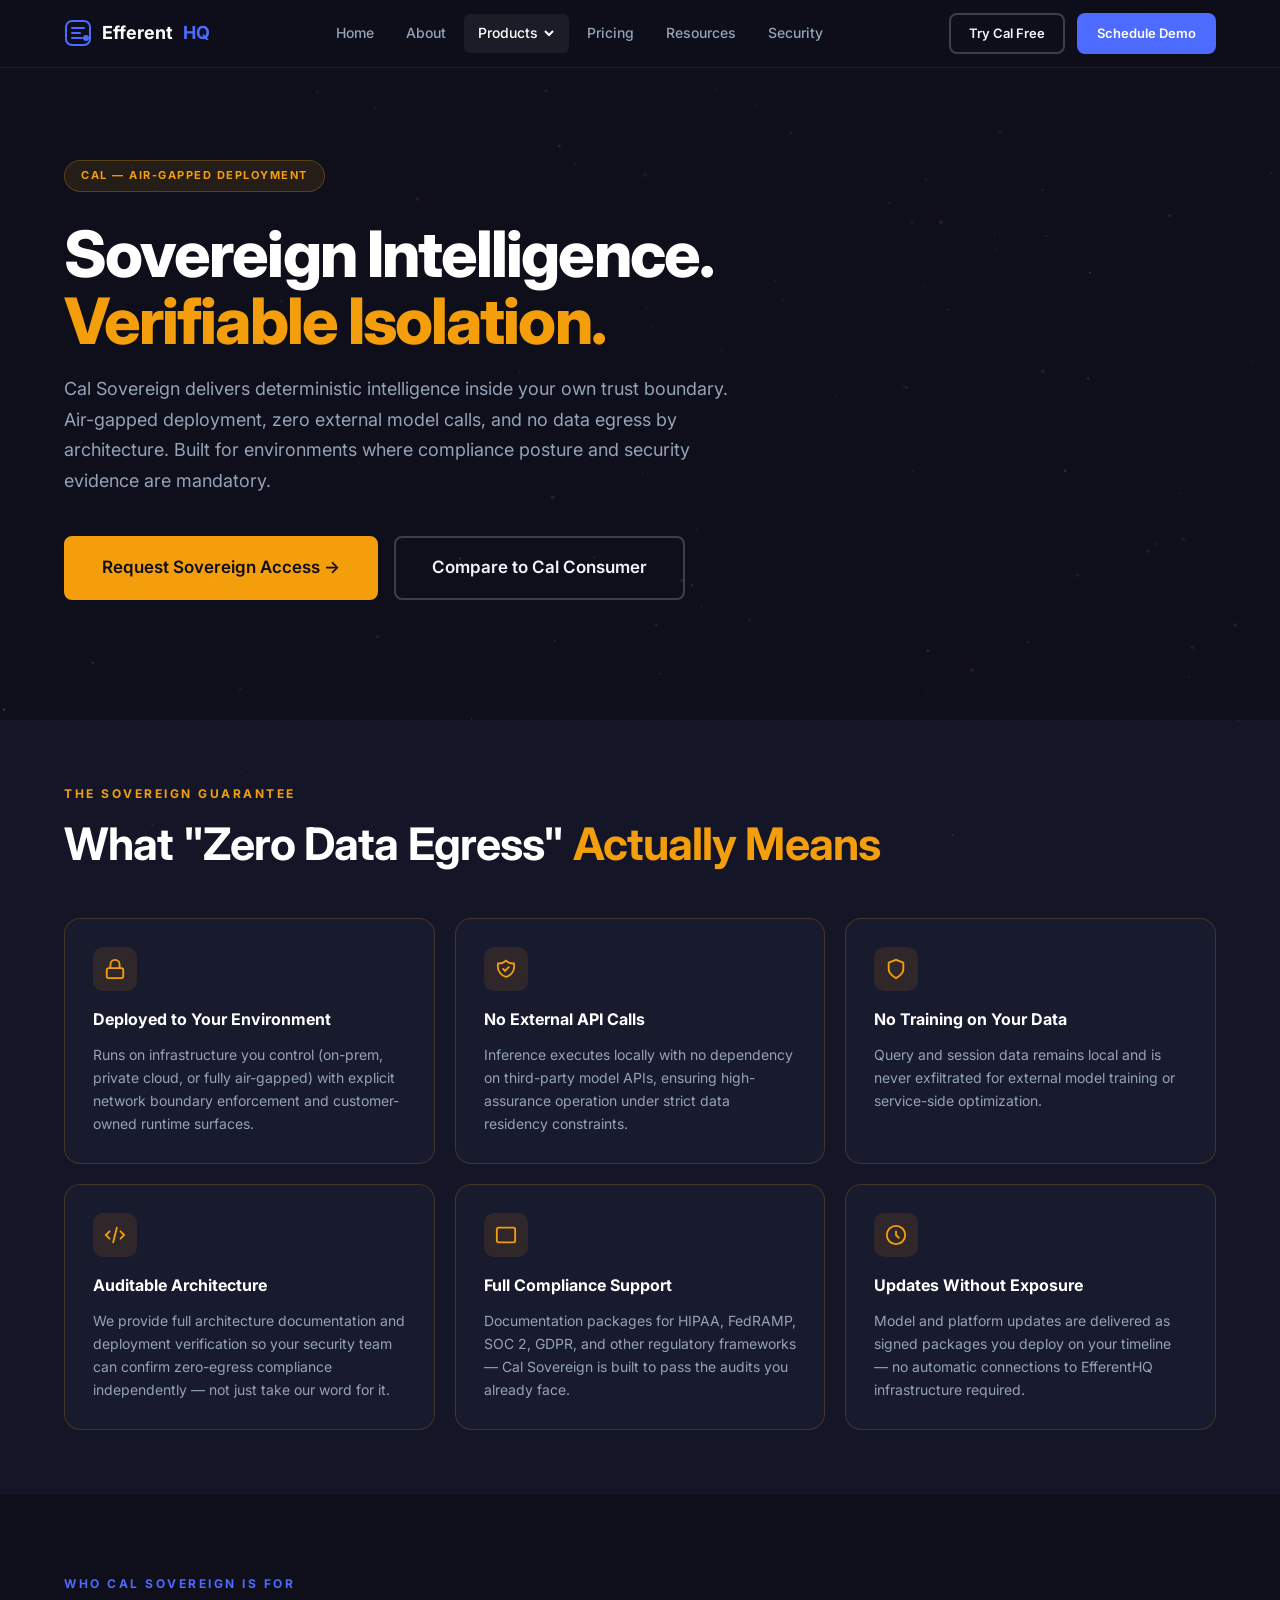
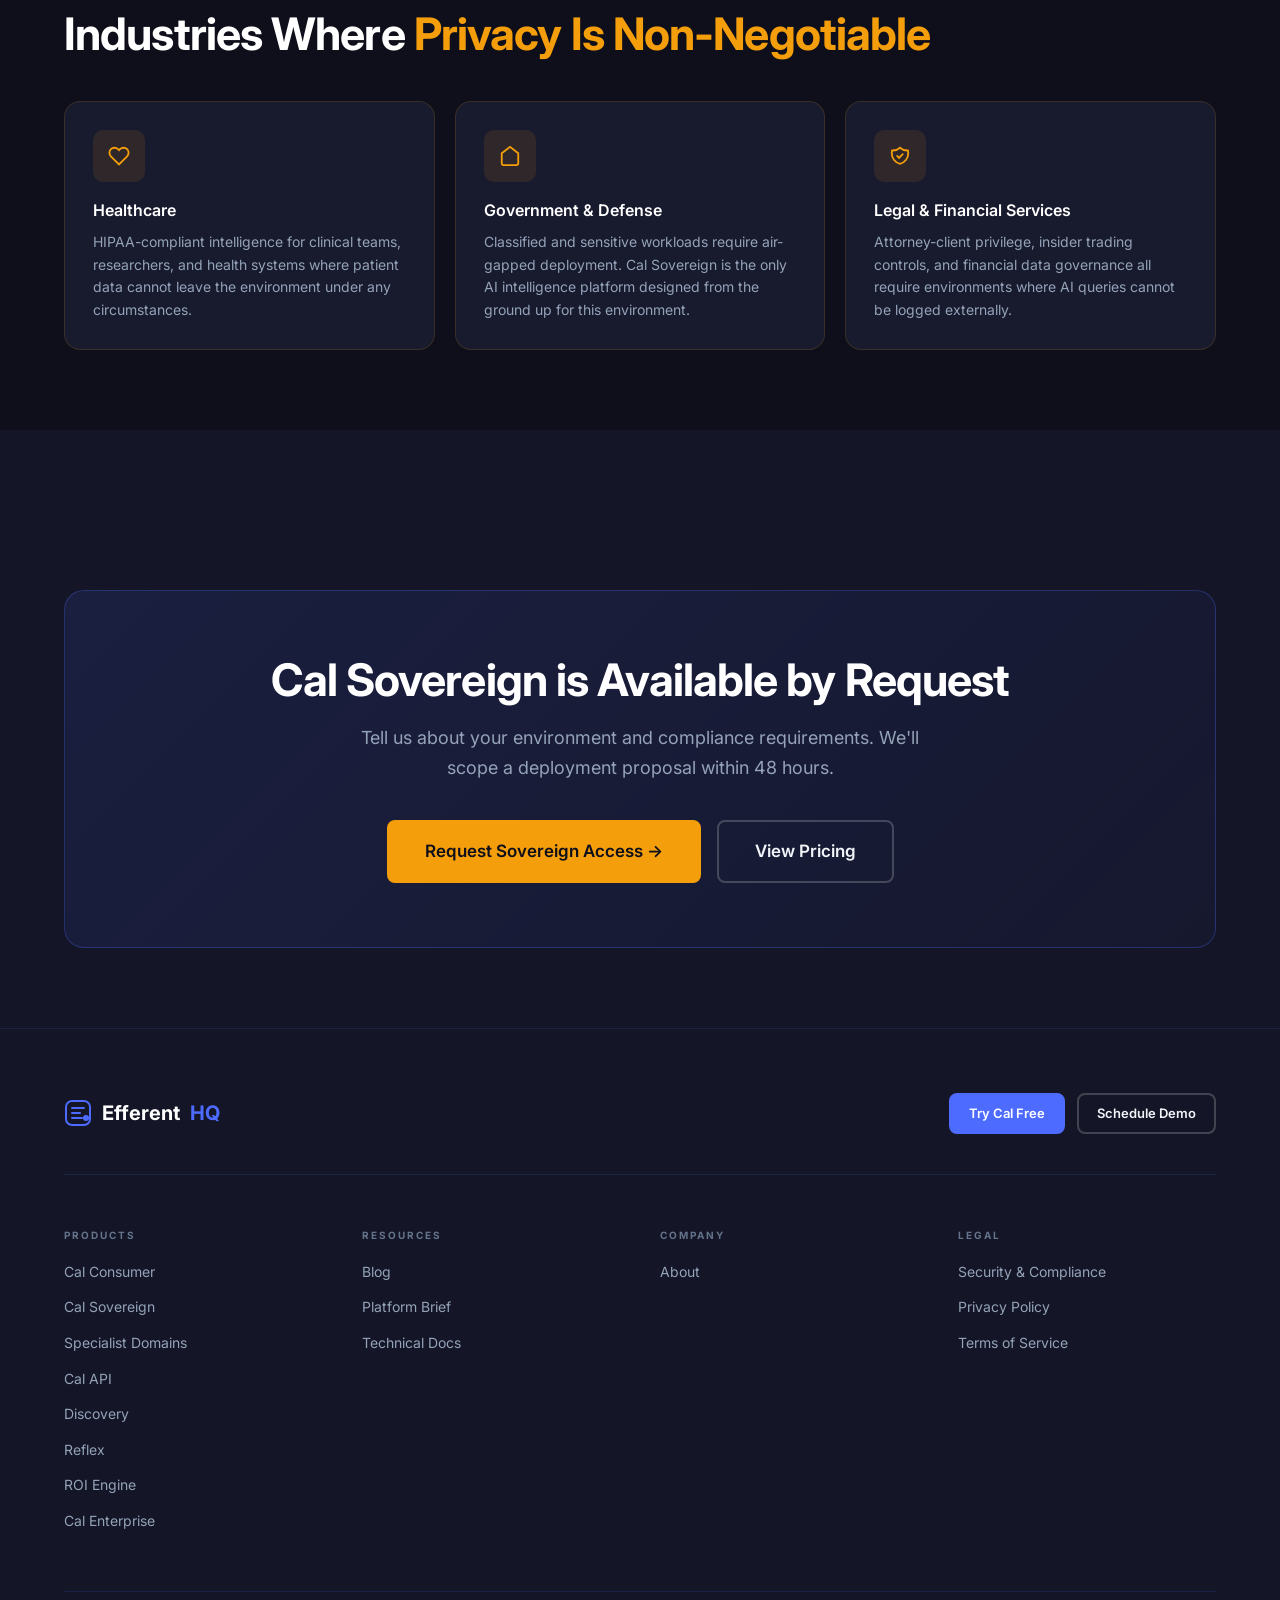
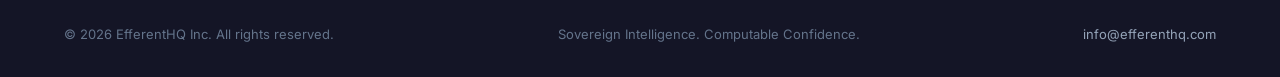
<file: products/cal-sovereign.html>
<!DOCTYPE html>
<html lang="en">
<head>
  <meta charset="UTF-8"><meta name="viewport" content="width=device-width, initial-scale=1.0">
  <title>Cal Sovereign — EfferentHQ</title>
  <meta name="description" content="Cal Sovereign is air-gapped deployment for privacy-critical teams. Maximum intelligence. Zero data egress — guaranteed. For regulated industries, government, and organizations where data exposure is not an option.">
  <link rel="preconnect" href="https://fonts.googleapis.com"><link rel="preconnect" href="https://fonts.gstatic.com" crossorigin>
  <link href="https://fonts.googleapis.com/css2?family=Inter:wght@300;400;500;600;700;800&display=swap" rel="stylesheet">
  <link rel="stylesheet" href="../style.css">
  <style>
    .guarantee-grid { display:grid; grid-template-columns:repeat(3,1fr); gap:20px; }
    .guarantee-card { background:var(--bg-card); border:1px solid rgba(245,158,11,0.2); border-radius:var(--radius-lg); padding:28px; }
    .guarantee-card h4 { font-size:16px; font-weight:700; color:var(--white); margin-bottom:10px; }
    .guarantee-card p { font-size:14px; color:var(--text-secondary); line-height:1.65; }
    .guarantee-icon { width:44px; height:44px; border-radius:10px; background:rgba(245,158,11,0.1); display:flex; align-items:center; justify-content:center; margin-bottom:16px; }
    @media (max-width:768px) { .guarantee-grid { grid-template-columns:1fr 1fr; } }
    @media (max-width:520px) { .guarantee-grid { grid-template-columns:1fr; } }
  </style>
</head>
<body>
<nav class="nav">
  <div class="nav-inner">
    <a href="../index.html" class="nav-logo"><svg viewBox="0 0 28 28" fill="none"><rect x="2" y="2" width="24" height="24" rx="6" stroke="#4D6BFE" stroke-width="2"/><path d="M8 9h12M8 14h8M8 19h10" stroke="#4D6BFE" stroke-width="2" stroke-linecap="round"/><circle cx="22" cy="19" r="3" fill="#4D6BFE"/></svg>Efferent<span class="hq">HQ</span></a>
    <ul class="nav-links" id="navLinks">
      <li><a href="../index.html">Home</a></li><li><a href="../about.html">About</a></li>
      <li class="nav-dropdown"><a href="index.html" class="active">Products<svg class="chevron" viewBox="0 0 12 12" fill="none" stroke="currentColor" stroke-width="2"><path d="M2 4l4 4 4-4"/></svg></a>
        <div class="dropdown-menu">
          <div class="dropdown-section"><div class="dropdown-section-label">Cal — Sovereign Intelligence</div>
            <a href="cal-consumer.html" class="dropdown-item"><strong>Cal Consumer</strong><span>Verified answers</span></a>
            <a href="cal-sovereign.html" class="dropdown-item"><strong>Cal Sovereign</strong><span>Air-gapped deployment for privacy-critical teams</span></a>
            <a href="specialists.html" class="dropdown-item"><strong>Specialist Domains</strong><span>Deep knowledge layers for regulated industries</span></a>
            <a href="cal-api.html" class="dropdown-item"><strong>Cal API</strong><span>Developer platform — embed Cal in your product</span></a>
          </div>
          <div class="dropdown-divider"></div>
          <div class="dropdown-section"><div class="dropdown-section-label">Cal Lattice Platform</div>
            <a href="discovery.html" class="dropdown-item"><strong>Discovery</strong><span>See your entire data estate as a single navigable map</span></a>
            <a href="reflex.html" class="dropdown-item"><strong>Reflex</strong><span>Real-time business intelligence and signal detection</span></a>
            <a href="roi-engine.html" class="dropdown-item"><strong>ROI Engine</strong><span>Outcome tracking & decision attribution</span></a>
            <a href="cal-enterprise.html" class="dropdown-item"><strong>Cal Enterprise</strong><span>Full stack: Discovery + Reflex + ROI Engine</span></a>
          </div>
        </div>
      </li>
      <li><a href="../pricing.html">Pricing</a></li><li><a href="../resources.html">Resources</a></li><li><a href="../security.html">Security</a></li>
    </ul>
    <div class="nav-actions">
      <a href="../pricing.html" class="btn btn-outline btn-sm">Try Cal Free</a>
      <a href="../index.html#contact" class="btn btn-primary btn-sm">Schedule Demo</a>
      <button class="nav-mobile-btn" onclick="toggleMobileNav()"><svg width="22" height="22" viewBox="0 0 24 24" fill="none" stroke="currentColor" stroke-width="2" stroke-linecap="round"><path d="M3 12h18M3 6h18M3 18h18"/></svg></button>
    </div>
  </div>
</nav>

<section class="page-hero" style="padding-bottom:120px;">
  <canvas id="sov-canvas"></canvas>
  <div class="container page-hero-content">
    <div style="display:inline-flex;align-items:center;gap:8px;background:rgba(245,158,11,0.1);border:1px solid rgba(245,158,11,0.25);border-radius:100px;padding:6px 16px;margin-bottom:28px;">
      <span style="font-size:11px;font-weight:700;color:var(--gold);letter-spacing:1.5px;text-transform:uppercase;">Cal — Air-Gapped Deployment</span>
    </div>
    <h1 class="headline-xl" style="margin-bottom:20px;">Sovereign Intelligence.<br><span class="text-gold">Verifiable Isolation.</span></h1>
    <p class="body-lg" style="max-width:680px;margin-bottom:40px;">Cal Sovereign delivers deterministic intelligence inside your own trust boundary. Air-gapped deployment, zero external model calls, and no data egress by architecture. Built for environments where compliance posture and security evidence are mandatory.</p>
    <div style="display:flex;gap:16px;flex-wrap:wrap;">
      <a href="../index.html#contact" class="btn btn-primary btn-lg" style="background:var(--gold);border-color:var(--gold);color:#0E0F1A;">Request Sovereign Access →</a>
      <a href="cal-consumer.html" class="btn btn-outline btn-lg">Compare to Cal Consumer</a>
    </div>
  </div>
</section>

<section class="section" style="background:var(--bg-secondary);padding:64px 0;">
  <div class="container">
    <p class="eyebrow" style="color:var(--gold);">The Sovereign Guarantee</p>
    <h2 class="headline-lg" style="margin-bottom:48px;">What "Zero Data Egress" <span class="text-gold">Actually Means</span></h2>
    <div class="guarantee-grid">
      <div class="guarantee-card">
        <div class="guarantee-icon"><svg width="22" height="22" viewBox="0 0 24 24" fill="none" stroke="#F59E0B" stroke-width="2" stroke-linecap="round"><rect x="3" y="11" width="18" height="11" rx="2"/><path d="M7 11V7a5 5 0 0110 0v4"/></svg></div>
        <h4>Deployed to Your Environment</h4>
        <p>Runs on infrastructure you control (on-prem, private cloud, or fully air-gapped) with explicit network boundary enforcement and customer-owned runtime surfaces.</p>
      </div>
      <div class="guarantee-card">
        <div class="guarantee-icon"><svg width="22" height="22" viewBox="0 0 24 24" fill="none" stroke="#F59E0B" stroke-width="2" stroke-linecap="round"><path d="M9 12l2 2 4-4m5.618-4.016A11.955 11.955 0 0112 2.944a11.955 11.955 0 01-8.618 3.04A12.02 12.02 0 003 9c0 5.591 3.824 10.29 9 11.622 5.176-1.332 9-6.03 9-11.622 0-1.042-.133-2.052-.382-3.016z"/></svg></div>
        <h4>No External API Calls</h4>
        <p>Inference executes locally with no dependency on third-party model APIs, ensuring high-assurance operation under strict data residency constraints.</p>
      </div>
      <div class="guarantee-card">
        <div class="guarantee-icon"><svg width="22" height="22" viewBox="0 0 24 24" fill="none" stroke="#F59E0B" stroke-width="2" stroke-linecap="round"><path d="M12 22s8-4 8-10V5l-8-3-8 3v7c0 6 8 10 8 10z"/></svg></div>
        <h4>No Training on Your Data</h4>
        <p>Query and session data remains local and is never exfiltrated for external model training or service-side optimization.</p>
      </div>
      <div class="guarantee-card">
        <div class="guarantee-icon"><svg width="22" height="22" viewBox="0 0 24 24" fill="none" stroke="#F59E0B" stroke-width="2" stroke-linecap="round"><path d="M10 20l4-16m4 4l4 4-4 4M6 16l-4-4 4-4"/></svg></div>
        <h4>Auditable Architecture</h4>
        <p>We provide full architecture documentation and deployment verification so your security team can confirm zero-egress compliance independently — not just take our word for it.</p>
      </div>
      <div class="guarantee-card">
        <div class="guarantee-icon"><svg width="22" height="22" viewBox="0 0 24 24" fill="none" stroke="#F59E0B" stroke-width="2" stroke-linecap="round"><path d="M4 4h16c1.1 0 2 .9 2 2v12c0 1.1-.9 2-2 2H4c-1.1 0-2-.9-2-2V6c0-1.1.9-2 2-2z"/></svg></div>
        <h4>Full Compliance Support</h4>
        <p>Documentation packages for HIPAA, FedRAMP, SOC 2, GDPR, and other regulatory frameworks — Cal Sovereign is built to pass the audits you already face.</p>
      </div>
      <div class="guarantee-card">
        <div class="guarantee-icon"><svg width="22" height="22" viewBox="0 0 24 24" fill="none" stroke="#F59E0B" stroke-width="2" stroke-linecap="round"><circle cx="12" cy="12" r="10"/><path d="M12 8v4l3 3"/></svg></div>
        <h4>Updates Without Exposure</h4>
        <p>Model and platform updates are delivered as signed packages you deploy on your timeline — no automatic connections to EfferentHQ infrastructure required.</p>
      </div>
    </div>
  </div>
</section>

<section class="section">
  <div class="container">
    <p class="eyebrow">Who Cal Sovereign Is For</p>
    <h2 class="headline-lg" style="margin-bottom:40px;">Industries Where <span class="text-gold">Privacy Is Non-Negotiable</span></h2>
    <div class="use-case-grid">
      <div class="use-case-card" style="border-color:rgba(245,158,11,0.15);">
        <div class="use-case-icon" style="background:rgba(245,158,11,0.1);color:var(--gold);"><svg width="22" height="22" viewBox="0 0 24 24" fill="none" stroke="currentColor" stroke-width="2" stroke-linecap="round"><path d="M20.84 4.61a5.5 5.5 0 00-7.78 0L12 5.67l-1.06-1.06a5.5 5.5 0 00-7.78 7.78l1.06 1.06L12 21.23l7.78-7.78 1.06-1.06a5.5 5.5 0 000-7.78z"/></svg></div>
        <h4>Healthcare</h4><p>HIPAA-compliant intelligence for clinical teams, researchers, and health systems where patient data cannot leave the environment under any circumstances.</p>
      </div>
      <div class="use-case-card" style="border-color:rgba(245,158,11,0.15);">
        <div class="use-case-icon" style="background:rgba(245,158,11,0.1);color:var(--gold);"><svg width="22" height="22" viewBox="0 0 24 24" fill="none" stroke="currentColor" stroke-width="2" stroke-linecap="round"><path d="M3 9l9-7 9 7v11a2 2 0 01-2 2H5a2 2 0 01-2-2z"/></svg></div>
        <h4>Government &amp; Defense</h4><p>Classified and sensitive workloads require air-gapped deployment. Cal Sovereign is the only AI intelligence platform designed from the ground up for this environment.</p>
      </div>
      <div class="use-case-card" style="border-color:rgba(245,158,11,0.15);">
        <div class="use-case-icon" style="background:rgba(245,158,11,0.1);color:var(--gold);"><svg width="22" height="22" viewBox="0 0 24 24" fill="none" stroke="currentColor" stroke-width="2" stroke-linecap="round"><path d="M9 12l2 2 4-4m5.618-4.016A11.955 11.955 0 0112 2.944a11.955 11.955 0 01-8.618 3.04A12.02 12.02 0 003 9c0 5.591 3.824 10.29 9 11.622 5.176-1.332 9-6.03 9-11.622 0-1.042-.133-2.052-.382-3.016z"/></svg></div>
        <h4>Legal &amp; Financial Services</h4><p>Attorney-client privilege, insider trading controls, and financial data governance all require environments where AI queries cannot be logged externally.</p>
      </div>
    </div>
  </div>
</section>

<section class="section" style="background:var(--bg-secondary);">
  <div class="container">
    <div class="cta-banner">
      <h2 class="headline-lg">Cal Sovereign is Available by Request</h2>
      <p class="body-lg">Tell us about your environment and compliance requirements. We'll scope a deployment proposal within 48 hours.</p>
      <div class="cta-banner-actions">
        <a href="../index.html#contact" class="btn btn-primary btn-lg" style="background:var(--gold);border-color:var(--gold);color:#0E0F1A;">Request Sovereign Access →</a>
        <a href="../pricing.html" class="btn btn-outline btn-lg">View Pricing</a>
      </div>
    </div>
  </div>
</section>

<footer class="site-footer">
  <div class="container">
    <div class="footer-top"><a href="../index.html" class="nav-logo" style="font-size:20px;"><svg viewBox="0 0 28 28" fill="none"><rect x="2" y="2" width="24" height="24" rx="6" stroke="#4D6BFE" stroke-width="2"/><path d="M8 9h12M8 14h8M8 19h10" stroke="#4D6BFE" stroke-width="2" stroke-linecap="round"/><circle cx="22" cy="19" r="3" fill="#4D6BFE"/></svg>Efferent<span class="hq">HQ</span></a>
      <div style="display:flex;gap:12px;"><a href="../pricing.html" class="btn btn-primary btn-sm">Try Cal Free</a><a href="../index.html#contact" class="btn btn-outline btn-sm">Schedule Demo</a></div>
    </div>
    <div class="footer-columns">
      <div class="footer-col"><h5>Products</h5><ul><li><a href="cal-consumer.html">Cal Consumer</a></li><li><a href="cal-sovereign.html">Cal Sovereign</a></li><li><a href="specialists.html">Specialist Domains</a></li><li><a href="cal-api.html">Cal API</a></li><li><a href="discovery.html">Discovery</a></li><li><a href="reflex.html">Reflex</a></li><li><a href="roi-engine.html">ROI Engine</a></li><li><a href="cal-enterprise.html">Cal Enterprise</a></li></ul></div>
      <div class="footer-col"><h5>Resources</h5><ul><li><a href="../resources.html">Blog</a></li><li><a href="../resources.html">Platform Brief</a></li><li><a href="../resources.html">Technical Docs</a></li></ul></div>
      <div class="footer-col"><h5>Company</h5><ul><li><a href="../about.html">About</a></li></ul></div>
      <div class="footer-col"><h5>Legal</h5><ul><li><a href="../security.html">Security &amp; Compliance</a></li><li><a href="#">Privacy Policy</a></li><li><a href="#">Terms of Service</a></li></ul></div>
    </div>
    <div class="footer-bottom"><p>© 2026 EfferentHQ Inc. All rights reserved.</p><p>Sovereign Intelligence. Computable Confidence.</p><p><a href="mailto:info@efferenthq.com" style="color:var(--text-secondary);text-decoration:none;">info@efferenthq.com</a></p></div>
  </div>
</footer>
<script src="../particles.js"></script>
<script>document.addEventListener('DOMContentLoaded', () => { initParticles('sov-canvas', { count: 60, speed: 0.15, connectionDist: 100, maxOpacity: 0.4, color: '245,158,11' }); });</script>

<!-- Basic CTA tracking — replace GA_MEASUREMENT_ID with your GA4 ID -->
<script async src="https://www.googletagmanager.com/gtag/js?id=GA_MEASUREMENT_ID"></script>
<script>
  window.dataLayer = window.dataLayer || [];
  function gtag(){dataLayer.push(arguments);}
  gtag('js', new Date());
  gtag('config', 'GA_MEASUREMENT_ID');
  document.addEventListener('DOMContentLoaded', function() {
    document.querySelectorAll('a[href*="demo"], a[href*="trial"], a[href*="free"], button').forEach(function(el) {
      el.addEventListener('click', function() {
        gtag('event', 'cta_click', {
          'event_category': 'engagement',
          'event_label': (el.textContent || '').trim().substring(0, 50),
          'page_location': window.location.pathname
        });
      });
    });
  });
</script>
</body>
</html>
</file>
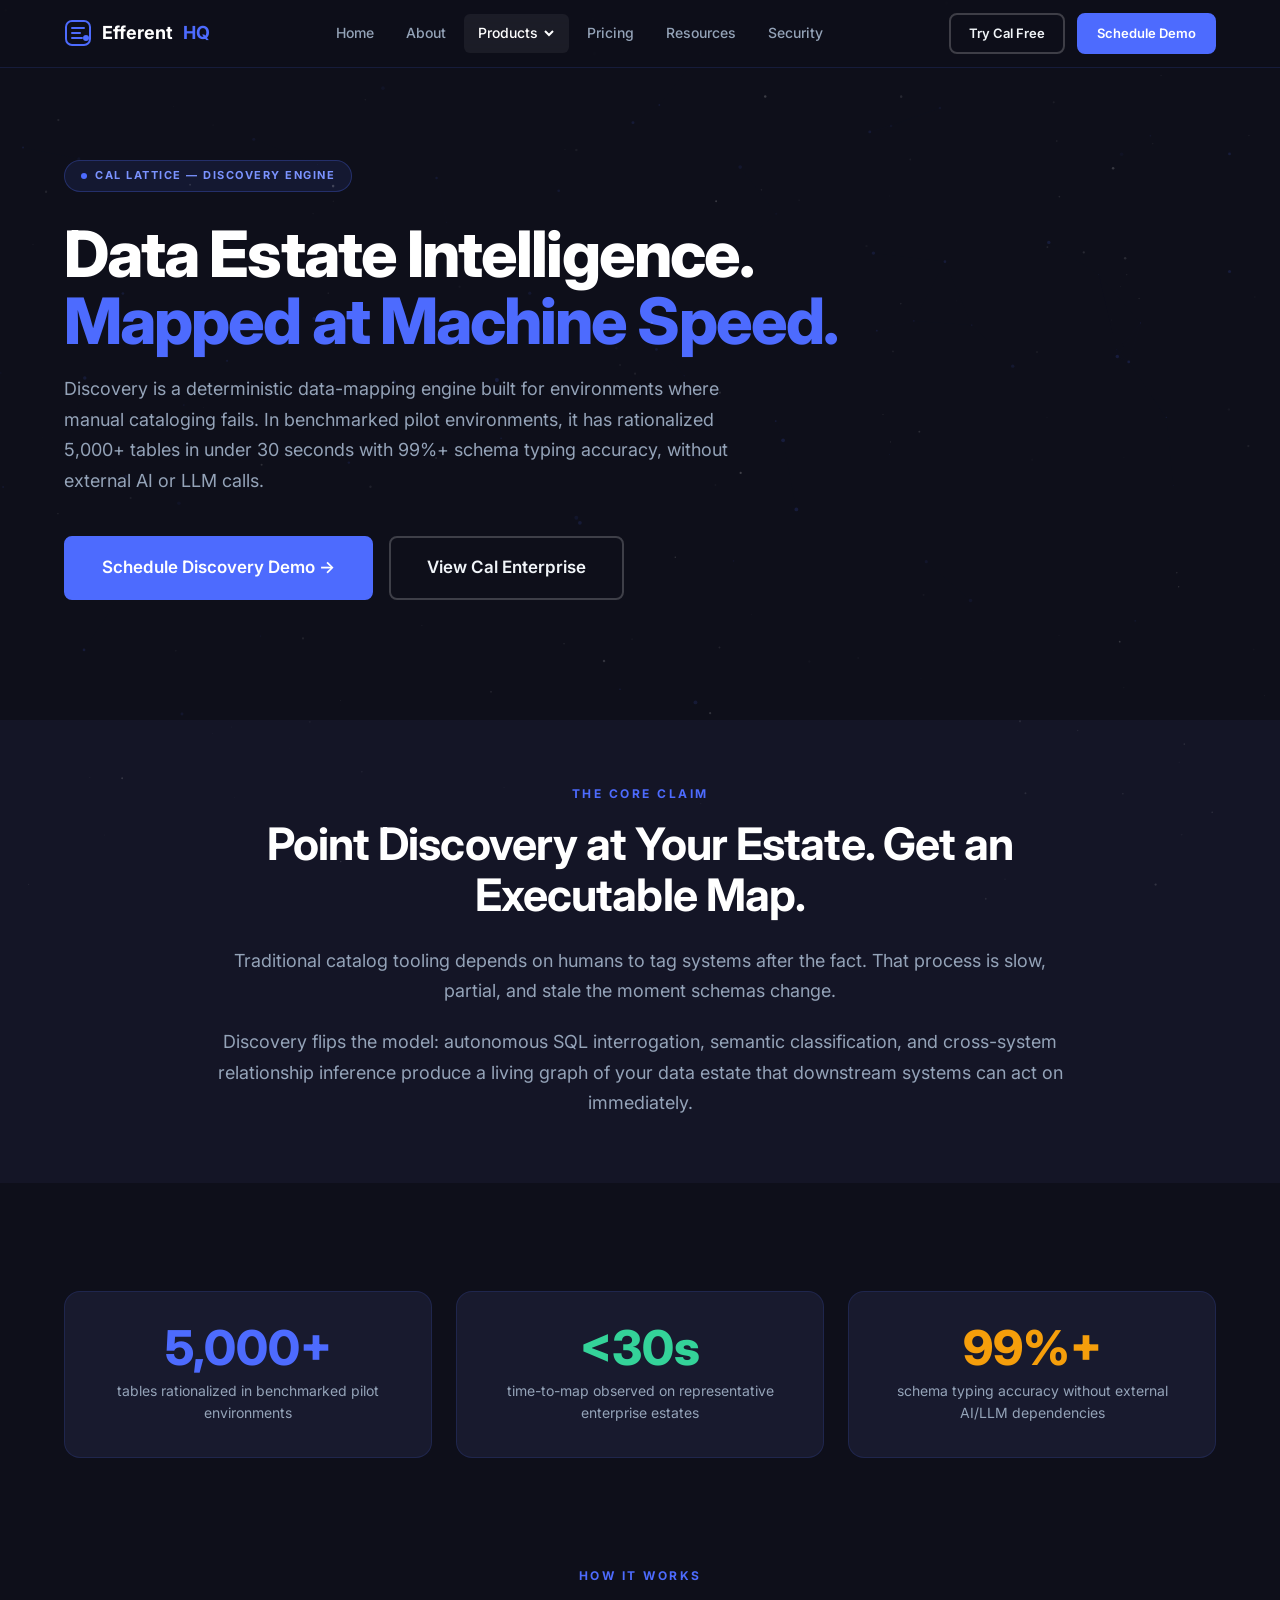
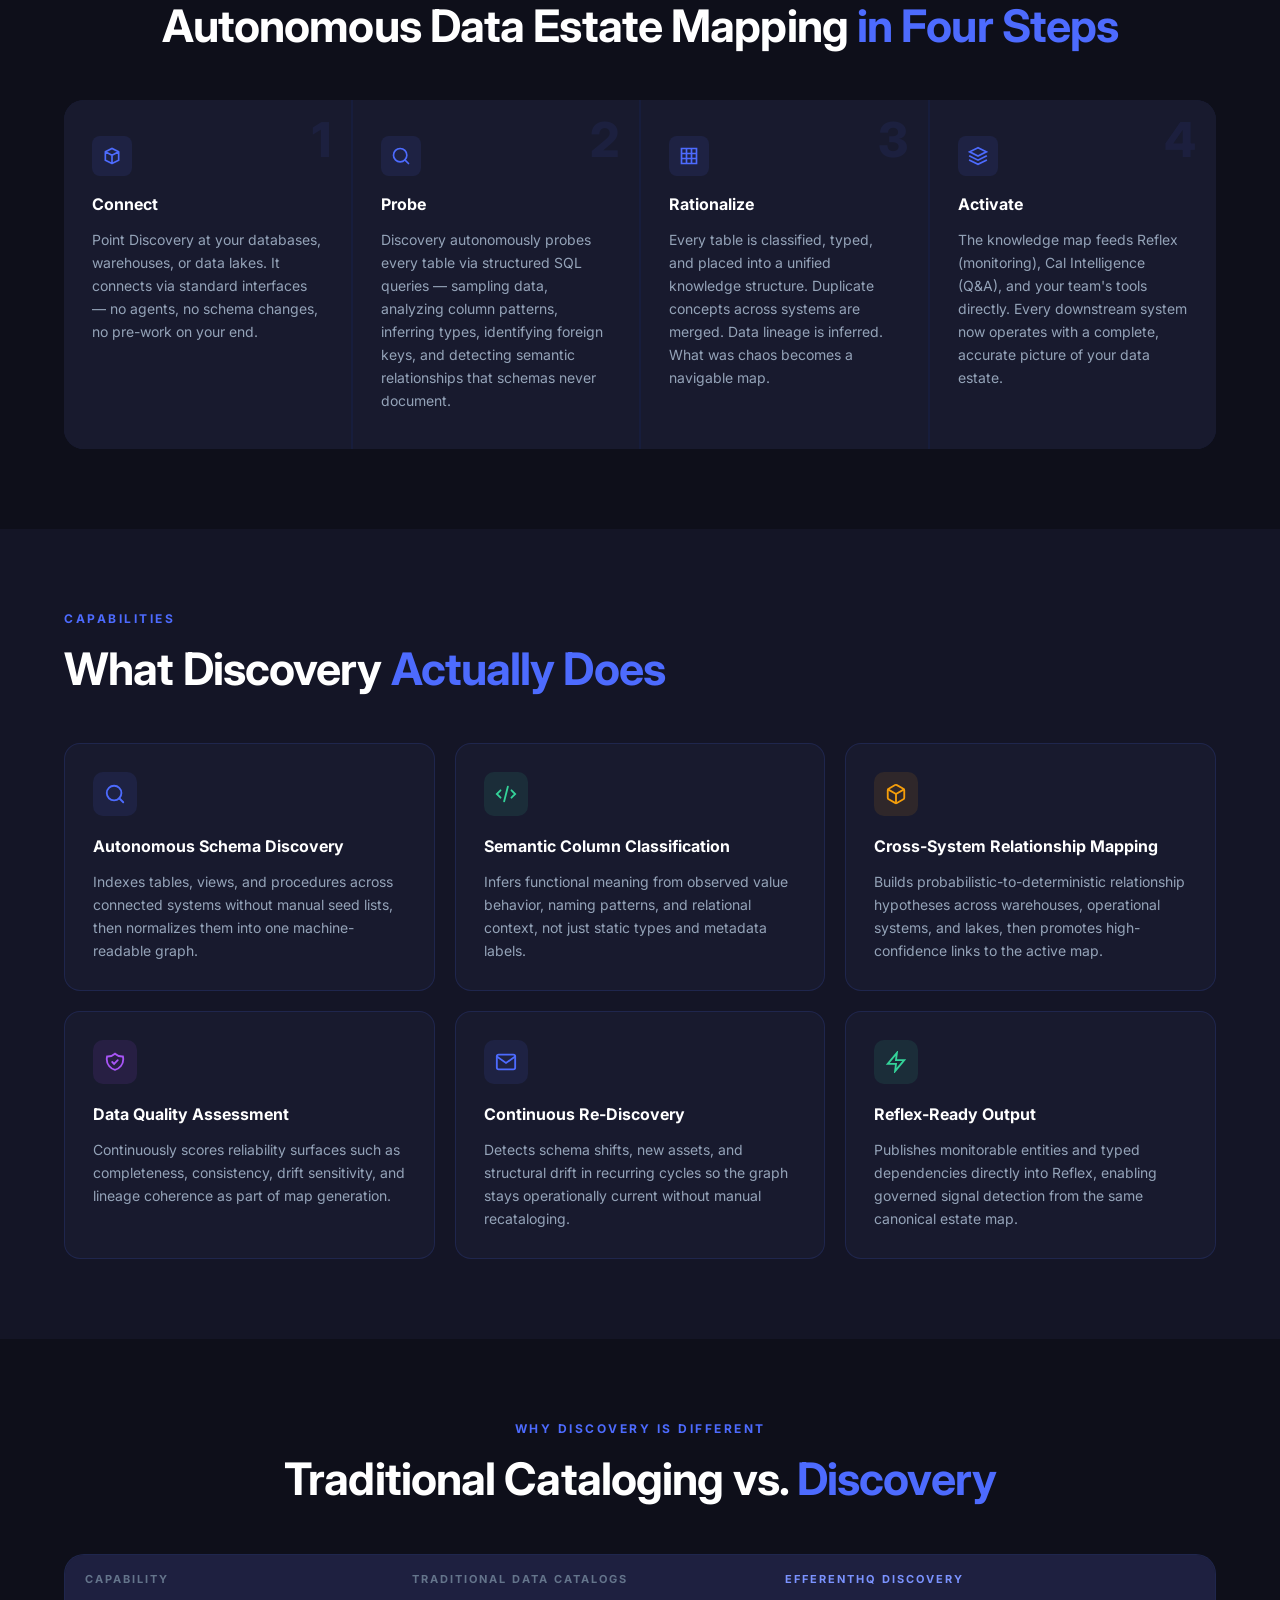
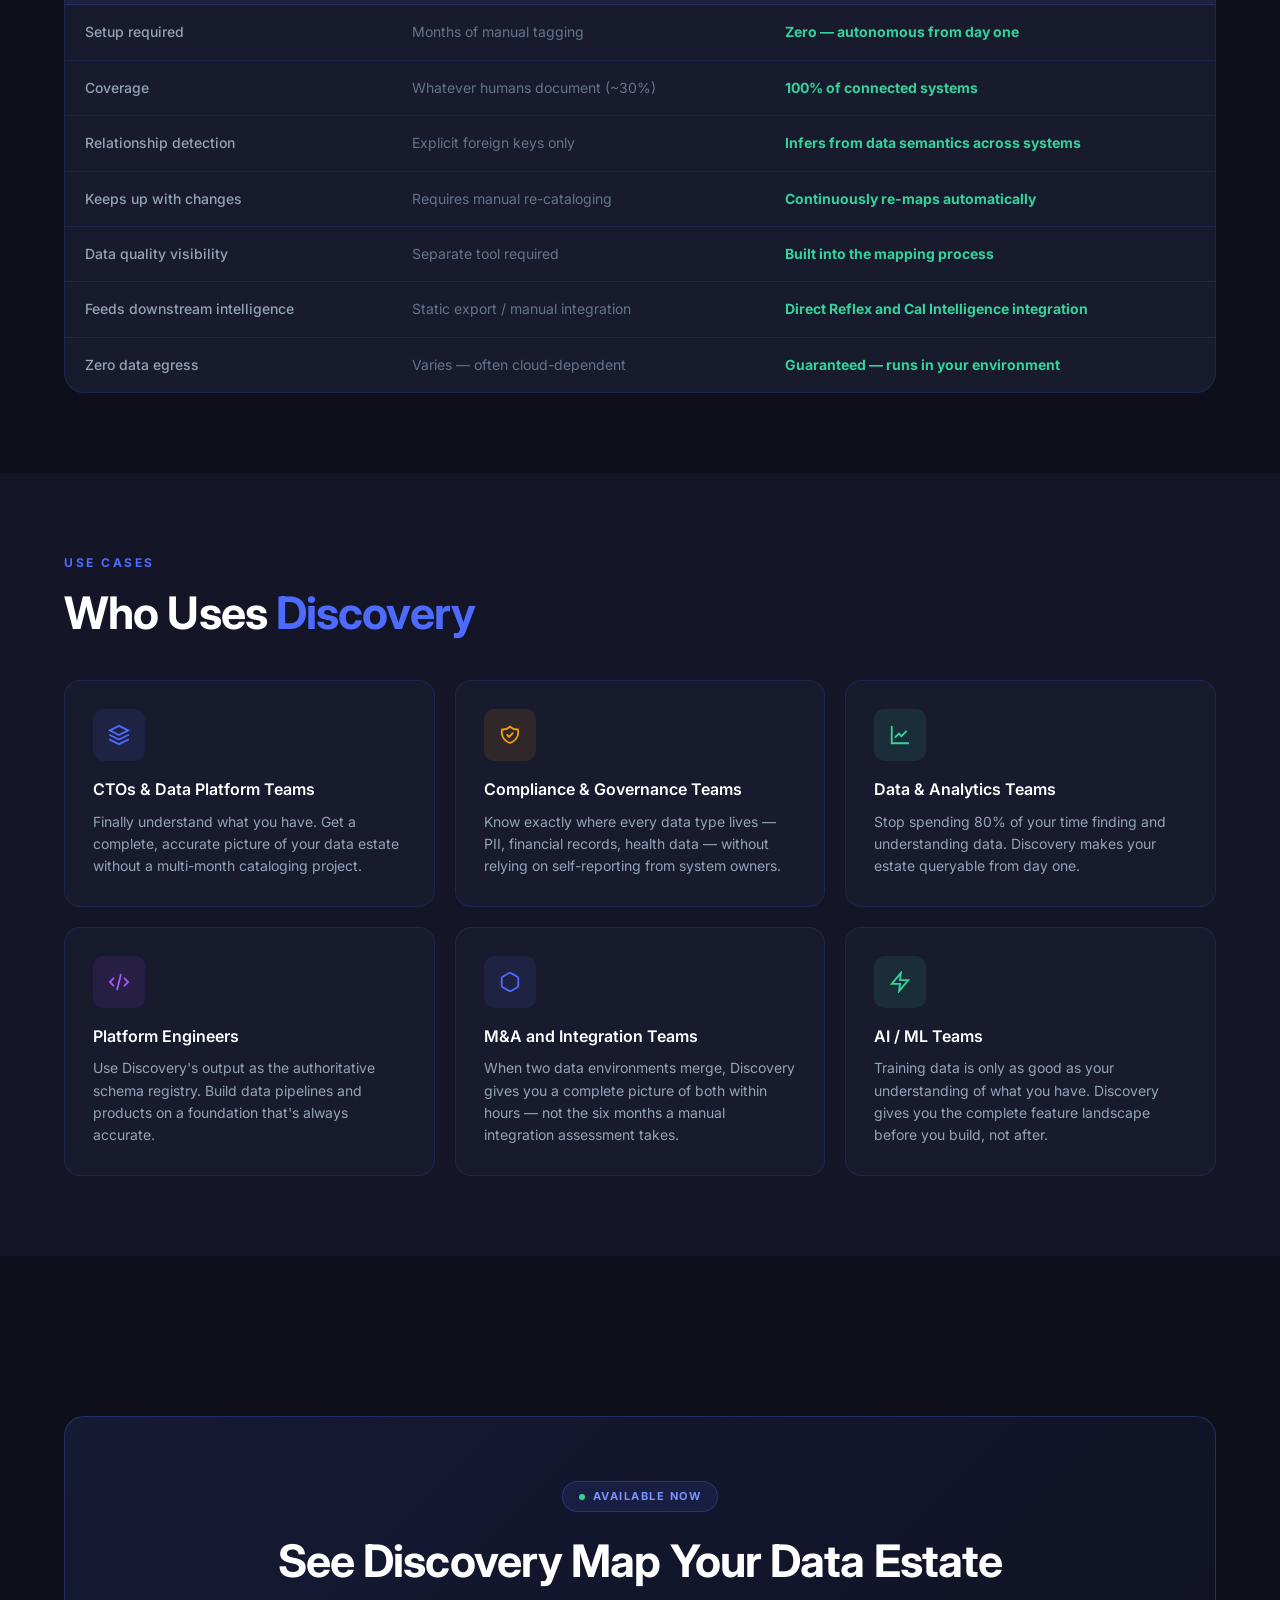
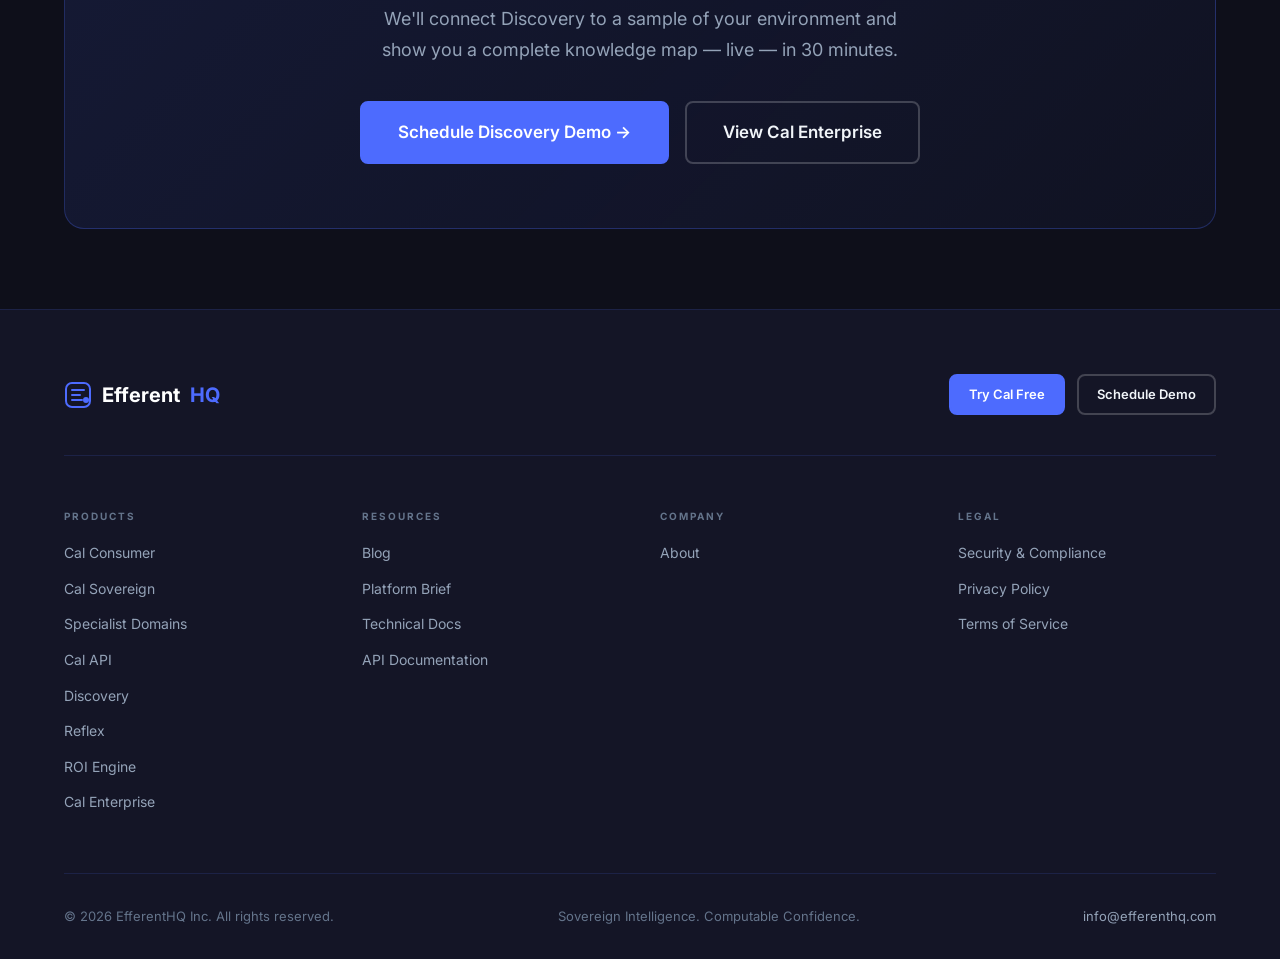
<file: products/discovery.html>
<!DOCTYPE html>
<html lang="en">
<head>
  <meta charset="UTF-8">
  <meta name="viewport" content="width=device-width, initial-scale=1.0">
  <title>Discovery — EfferentHQ</title>
  <meta name="description" content="Cal Discovery autonomously maps enterprise data estates with deterministic SQL probing and semantic graphing. Benchmarked to rationalize 5,000+ tables in under 30 seconds in pilot environments.">
  <link rel="preconnect" href="https://fonts.googleapis.com">
  <link rel="preconnect" href="https://fonts.gstatic.com" crossorigin>
  <link href="https://fonts.googleapis.com/css2?family=Inter:wght@300;400;500;600;700;800&display=swap" rel="stylesheet">
  <link rel="stylesheet" href="../style.css">
  <style>
    .how-it-works { display: grid; grid-template-columns: repeat(4, 1fr); gap: 2px; background: var(--border-subtle); border-radius: var(--radius-xl); overflow: hidden; }
    .hiw-step { background: var(--bg-card); padding: 36px 28px; position: relative; }
    .hiw-step:hover { background: var(--bg-card-hover); }
    .hiw-num { font-size: 48px; font-weight: 800; color: var(--blue); opacity: 0.08; position: absolute; top: 16px; right: 20px; line-height: 1; }
    .hiw-step h4 { font-size: 16px; font-weight: 700; color: var(--white); margin-bottom: 10px; }
    .hiw-step p { font-size: 14px; color: var(--text-secondary); line-height: 1.65; }
    .capability-grid { display: grid; grid-template-columns: repeat(3, 1fr); gap: 20px; }
    .cap-card { background: var(--bg-card); border: 1px solid var(--border-subtle); border-radius: var(--radius-lg); padding: 28px; }
    .cap-card h4 { font-size: 16px; font-weight: 700; color: var(--white); margin-bottom: 10px; }
    .cap-card p { font-size: 14px; color: var(--text-secondary); line-height: 1.65; }
    .cap-icon { width: 44px; height: 44px; border-radius: 10px; display: flex; align-items: center; justify-content: center; margin-bottom: 18px; }
    .stat-row { display: grid; grid-template-columns: repeat(3, 1fr); gap: 24px; margin: 48px 0; }
    .stat-card { background: var(--bg-card); border: 1px solid var(--border-subtle); border-radius: var(--radius-lg); padding: 32px; text-align: center; }
    .stat-card .num { font-size: 48px; font-weight: 800; color: var(--blue); line-height: 1; margin-bottom: 8px; }
    .stat-card .label { font-size: 14px; color: var(--text-secondary); }
    .comparison-table { width: 100%; border-collapse: collapse; }
    .comparison-table th, .comparison-table td { padding: 16px 20px; text-align: left; border-bottom: 1px solid var(--border-subtle); font-size: 14px; }
    .comparison-table th { font-size: 11px; font-weight: 700; letter-spacing: 2px; text-transform: uppercase; color: var(--text-muted); }
    .comparison-table tr:last-child td { border-bottom: none; }
    .comparison-table td:first-child { color: var(--text-secondary); font-weight: 500; }
    .comparison-table .yes { color: var(--green); font-weight: 700; }
    .comparison-table .no { color: var(--text-muted); }
    .comparison-table .them { color: var(--text-muted); }
    @media (max-width: 900px) { .how-it-works { grid-template-columns: 1fr 1fr; } .capability-grid { grid-template-columns: 1fr 1fr; } .stat-row { grid-template-columns: 1fr; } }
    @media (max-width: 600px) { .how-it-works { grid-template-columns: 1fr; } .capability-grid { grid-template-columns: 1fr; } }
  </style>
</head>
<body>

<nav class="nav">
  <div class="nav-inner">
    <a href="../index.html" class="nav-logo">
      <svg viewBox="0 0 28 28" fill="none"><rect x="2" y="2" width="24" height="24" rx="6" stroke="#4D6BFE" stroke-width="2"/><path d="M8 9h12M8 14h8M8 19h10" stroke="#4D6BFE" stroke-width="2" stroke-linecap="round"/><circle cx="22" cy="19" r="3" fill="#4D6BFE"/></svg>
      Efferent<span class="hq">HQ</span>
    </a>
    <ul class="nav-links" id="navLinks">
      <li><a href="../index.html">Home</a></li>
      <li><a href="../about.html">About</a></li>
      <li class="nav-dropdown">
        <a href="index.html" class="active">Products
          <svg class="chevron" viewBox="0 0 12 12" fill="none" stroke="currentColor" stroke-width="2"><path d="M2 4l4 4 4-4"/></svg>
        </a>
        <div class="dropdown-menu">
          <div class="dropdown-section">
            <div class="dropdown-section-label">Cal — Sovereign Intelligence</div>
            <a href="cal-consumer.html" class="dropdown-item"><strong>Cal Consumer</strong><span>Verified answers for researchers &amp; professionals</span></a>
            <a href="cal-sovereign.html" class="dropdown-item"><strong>Cal Sovereign</strong><span>Air-gapped deployment for privacy-critical teams</span></a>
            <a href="specialists.html" class="dropdown-item"><strong>Specialist Domains</strong><span>Deep knowledge layers for regulated industries</span></a>
            <a href="cal-api.html" class="dropdown-item"><strong>Cal API</strong><span>Developer platform — embed Cal in your product</span></a>
          </div>
          <div class="dropdown-divider"></div>
          <div class="dropdown-section">
            <div class="dropdown-section-label">Cal Lattice Platform</div>
            <a href="discovery.html" class="dropdown-item"><strong>Discovery</strong><span>See your entire data estate as a single navigable map</span></a>
            <a href="reflex.html" class="dropdown-item"><strong>Reflex</strong><span>Real-time business intelligence and signal detection</span></a>
            <a href="roi-engine.html" class="dropdown-item"><strong>ROI Engine</strong><span>Outcome tracking & decision attribution</span></a>
            <a href="cal-enterprise.html" class="dropdown-item"><strong>Cal Enterprise</strong><span>Full stack: Discovery + Reflex + ROI Engine</span></a>
          </div>
        </div>
      </li>
      <li><a href="../pricing.html">Pricing</a></li>
      <li><a href="../resources.html">Resources</a></li><li><a href="../security.html">Security</a></li>
    </ul>
    <div class="nav-actions">
      <a href="../pricing.html" class="btn btn-outline btn-sm">Try Cal Free</a>
      <a href="../index.html#contact" class="btn btn-primary btn-sm">Schedule Demo</a>
      <button class="nav-mobile-btn" onclick="toggleMobileNav()" aria-label="Open menu">
        <svg width="22" height="22" viewBox="0 0 24 24" fill="none" stroke="currentColor" stroke-width="2" stroke-linecap="round"><path d="M3 12h18M3 6h18M3 18h18"/></svg>
      </button>
    </div>
  </div>
</nav>

<!-- HERO -->
<section class="page-hero" style="padding-bottom:120px;">
  <canvas id="discovery-canvas"></canvas>
  <div class="container page-hero-content">
    <div style="display:inline-flex;align-items:center;gap:8px;background:rgba(77,107,254,0.1);border:1px solid var(--border-medium);border-radius:100px;padding:6px 16px;margin-bottom:28px;">
      <span style="width:6px;height:6px;background:var(--blue);border-radius:50%;"></span>
      <span style="font-size:11px;font-weight:700;color:var(--blue-light);letter-spacing:1.5px;text-transform:uppercase;">Cal Lattice — Discovery Engine</span>
    </div>
    <h1 class="headline-xl" style="margin-bottom:20px;">Data Estate Intelligence.<br><span class="text-blue">Mapped at Machine Speed.</span></h1>
    <p class="body-lg" style="max-width:680px;margin-bottom:40px;">Discovery is a deterministic data-mapping engine built for environments where manual cataloging fails. In benchmarked pilot environments, it has rationalized 5,000+ tables in under 30 seconds with 99%+ schema typing accuracy, without external AI or LLM calls.</p>
    <div style="display:flex;gap:16px;flex-wrap:wrap;">
      <a href="../index.html#contact" class="btn btn-primary btn-lg">Schedule Discovery Demo →</a>
      <a href="cal-enterprise.html" class="btn btn-outline btn-lg">View Cal Enterprise</a>
    </div>
  </div>
</section>

<!-- THE CORE CLAIM -->
<section class="section" style="background:var(--bg-secondary);padding:64px 0;">
  <div class="container">
    <div style="max-width:860px;margin:0 auto;text-align:center;">
      <p class="eyebrow">The Core Claim</p>
      <h2 class="headline-lg" style="margin-bottom:24px;">Point Discovery at Your Estate. Get an Executable Map.</h2>
      <p class="body-lg">Traditional catalog tooling depends on humans to tag systems after the fact. That process is slow, partial, and stale the moment schemas change.</p>
      <p class="body-lg" style="margin-top:20px;">Discovery flips the model: autonomous SQL interrogation, semantic classification, and cross-system relationship inference produce a living graph of your data estate that downstream systems can act on immediately.</p>
    </div>
  </div>
</section>

<!-- STATS -->
<section class="section" style="padding:60px 0;">
  <div class="container">
    <div class="stat-row">
      <div class="stat-card">
        <p class="num">5,000+</p>
        <p class="label">tables rationalized in benchmarked pilot environments</p>
      </div>
      <div class="stat-card">
        <p class="num" style="color:var(--green);">&lt;30s</p>
        <p class="label">time-to-map observed on representative enterprise estates</p>
      </div>
      <div class="stat-card">
        <p class="num" style="color:var(--gold);">99%+</p>
        <p class="label">schema typing accuracy without external AI/LLM dependencies</p>
      </div>
    </div>
  </div>
</section>

<!-- HOW IT WORKS -->
<section class="section" style="padding-top:0;">
  <div class="container">
    <div style="text-align:center;margin-bottom:48px;">
      <p class="eyebrow">How It Works</p>
      <h2 class="headline-lg">Autonomous Data Estate Mapping <span class="text-blue">in Four Steps</span></h2>
    </div>
    <div class="how-it-works">
      <div class="hiw-step">
        <span class="hiw-num">1</span>
        <div style="width:40px;height:40px;background:rgba(77,107,254,0.1);border-radius:8px;display:flex;align-items:center;justify-content:center;margin-bottom:16px;">
          <svg width="20" height="20" viewBox="0 0 24 24" fill="none" stroke="#4D6BFE" stroke-width="2" stroke-linecap="round"><path d="M20 7l-8-4-8 4m16 0l-8 4m8-4v10l-8 4m0-10L4 7m8 4v10M4 7v10l8 4"/></svg>
        </div>
        <h4>Connect</h4>
        <p>Point Discovery at your databases, warehouses, or data lakes. It connects via standard interfaces — no agents, no schema changes, no pre-work on your end.</p>
      </div>
      <div class="hiw-step">
        <span class="hiw-num">2</span>
        <div style="width:40px;height:40px;background:rgba(77,107,254,0.1);border-radius:8px;display:flex;align-items:center;justify-content:center;margin-bottom:16px;">
          <svg width="20" height="20" viewBox="0 0 24 24" fill="none" stroke="#4D6BFE" stroke-width="2" stroke-linecap="round"><circle cx="11" cy="11" r="8"/><path d="M21 21l-4.35-4.35"/></svg>
        </div>
        <h4>Probe</h4>
        <p>Discovery autonomously probes every table via structured SQL queries — sampling data, analyzing column patterns, inferring types, identifying foreign keys, and detecting semantic relationships that schemas never document.</p>
      </div>
      <div class="hiw-step">
        <span class="hiw-num">3</span>
        <div style="width:40px;height:40px;background:rgba(77,107,254,0.1);border-radius:8px;display:flex;align-items:center;justify-content:center;margin-bottom:16px;">
          <svg width="20" height="20" viewBox="0 0 24 24" fill="none" stroke="#4D6BFE" stroke-width="2" stroke-linecap="round"><path d="M3 3h18v18H3zM9 3v18M15 3v18M3 9h18M3 15h18"/></svg>
        </div>
        <h4>Rationalize</h4>
        <p>Every table is classified, typed, and placed into a unified knowledge structure. Duplicate concepts across systems are merged. Data lineage is inferred. What was chaos becomes a navigable map.</p>
      </div>
      <div class="hiw-step">
        <span class="hiw-num">4</span>
        <div style="width:40px;height:40px;background:rgba(77,107,254,0.1);border-radius:8px;display:flex;align-items:center;justify-content:center;margin-bottom:16px;">
          <svg width="20" height="20" viewBox="0 0 24 24" fill="none" stroke="#4D6BFE" stroke-width="2" stroke-linecap="round"><path d="M12 2L2 7l10 5 10-5-10-5z"/><path d="M2 17l10 5 10-5"/><path d="M2 12l10 5 10-5"/></svg>
        </div>
        <h4>Activate</h4>
        <p>The knowledge map feeds Reflex (monitoring), Cal Intelligence (Q&A), and your team's tools directly. Every downstream system now operates with a complete, accurate picture of your data estate.</p>
      </div>
    </div>
  </div>
</section>

<!-- CAPABILITIES -->
<section class="section" style="background:var(--bg-secondary);padding:80px 0;">
  <div class="container">
    <p class="eyebrow">Capabilities</p>
    <h2 class="headline-lg" style="margin-bottom:48px;">What Discovery <span class="text-blue">Actually Does</span></h2>

    <div class="capability-grid">
      <div class="cap-card">
        <div class="cap-icon" style="background:rgba(77,107,254,0.1);">
          <svg width="22" height="22" viewBox="0 0 24 24" fill="none" stroke="#4D6BFE" stroke-width="2" stroke-linecap="round"><circle cx="11" cy="11" r="8"/><path d="M21 21l-4.35-4.35"/></svg>
        </div>
        <h4>Autonomous Schema Discovery</h4>
        <p>Indexes tables, views, and procedures across connected systems without manual seed lists, then normalizes them into one machine-readable graph.</p>
      </div>
      <div class="cap-card">
        <div class="cap-icon" style="background:rgba(52,211,153,0.1);">
          <svg width="22" height="22" viewBox="0 0 24 24" fill="none" stroke="#34D399" stroke-width="2" stroke-linecap="round"><path d="M10 20l4-16m4 4l4 4-4 4M6 16l-4-4 4-4"/></svg>
        </div>
        <h4>Semantic Column Classification</h4>
        <p>Infers functional meaning from observed value behavior, naming patterns, and relational context, not just static types and metadata labels.</p>
      </div>
      <div class="cap-card">
        <div class="cap-icon" style="background:rgba(245,158,11,0.1);">
          <svg width="22" height="22" viewBox="0 0 24 24" fill="none" stroke="#F59E0B" stroke-width="2" stroke-linecap="round"><path d="M21 16V8a2 2 0 00-1-1.73l-7-4a2 2 0 00-2 0l-7 4A2 2 0 003 8v8a2 2 0 001 1.73l7 4a2 2 0 002 0l7-4A2 2 0 0021 16z"/><path d="M3.27 6.96L12 12.01l8.73-5.05M12 22.08V12"/></svg>
        </div>
        <h4>Cross-System Relationship Mapping</h4>
        <p>Builds probabilistic-to-deterministic relationship hypotheses across warehouses, operational systems, and lakes, then promotes high-confidence links to the active map.</p>
      </div>
      <div class="cap-card">
        <div class="cap-icon" style="background:rgba(168,85,247,0.1);">
          <svg width="22" height="22" viewBox="0 0 24 24" fill="none" stroke="#A855F7" stroke-width="2" stroke-linecap="round"><path d="M9 12l2 2 4-4m5.618-4.016A11.955 11.955 0 0112 2.944a11.955 11.955 0 01-8.618 3.04A12.02 12.02 0 003 9c0 5.591 3.824 10.29 9 11.622 5.176-1.332 9-6.03 9-11.622 0-1.042-.133-2.052-.382-3.016z"/></svg>
        </div>
        <h4>Data Quality Assessment</h4>
        <p>Continuously scores reliability surfaces such as completeness, consistency, drift sensitivity, and lineage coherence as part of map generation.</p>
      </div>
      <div class="cap-card">
        <div class="cap-icon" style="background:rgba(77,107,254,0.1);">
          <svg width="22" height="22" viewBox="0 0 24 24" fill="none" stroke="#4D6BFE" stroke-width="2" stroke-linecap="round"><path d="M4 4h16c1.1 0 2 .9 2 2v12c0 1.1-.9 2-2 2H4c-1.1 0-2-.9-2-2V6c0-1.1.9-2 2-2z"/><path d="M22 6l-10 7L2 6"/></svg>
        </div>
        <h4>Continuous Re-Discovery</h4>
        <p>Detects schema shifts, new assets, and structural drift in recurring cycles so the graph stays operationally current without manual recataloging.</p>
      </div>
      <div class="cap-card">
        <div class="cap-icon" style="background:rgba(52,211,153,0.1);">
          <svg width="22" height="22" viewBox="0 0 24 24" fill="none" stroke="#34D399" stroke-width="2" stroke-linecap="round"><path d="M13 2L3 14h9l-1 8 10-12h-9l1-8z"/></svg>
        </div>
        <h4>Reflex-Ready Output</h4>
        <p>Publishes monitorable entities and typed dependencies directly into Reflex, enabling governed signal detection from the same canonical estate map.</p>
      </div>
    </div>
  </div>
</section>

<!-- COMPARISON -->
<section class="section">
  <div class="container">
    <div style="text-align:center;margin-bottom:48px;">
      <p class="eyebrow">Why Discovery Is Different</p>
      <h2 class="headline-lg">Traditional Cataloging vs. <span class="text-blue">Discovery</span></h2>
    </div>
    <div style="background:var(--bg-card);border:1px solid var(--border-subtle);border-radius:var(--radius-xl);overflow:hidden;">
      <table class="comparison-table">
        <thead>
          <tr style="background:var(--bg-card-hover);">
            <th>Capability</th>
            <th>Traditional Data Catalogs</th>
            <th style="color:var(--blue-light);">EfferentHQ Discovery</th>
          </tr>
        </thead>
        <tbody>
          <tr>
            <td>Setup required</td>
            <td class="them">Months of manual tagging</td>
            <td class="yes">Zero — autonomous from day one</td>
          </tr>
          <tr>
            <td>Coverage</td>
            <td class="them">Whatever humans document (~30%)</td>
            <td class="yes">100% of connected systems</td>
          </tr>
          <tr>
            <td>Relationship detection</td>
            <td class="them">Explicit foreign keys only</td>
            <td class="yes">Infers from data semantics across systems</td>
          </tr>
          <tr>
            <td>Keeps up with changes</td>
            <td class="them">Requires manual re-cataloging</td>
            <td class="yes">Continuously re-maps automatically</td>
          </tr>
          <tr>
            <td>Data quality visibility</td>
            <td class="them">Separate tool required</td>
            <td class="yes">Built into the mapping process</td>
          </tr>
          <tr>
            <td>Feeds downstream intelligence</td>
            <td class="them">Static export / manual integration</td>
            <td class="yes">Direct Reflex and Cal Intelligence integration</td>
          </tr>
          <tr>
            <td>Zero data egress</td>
            <td class="no">Varies — often cloud-dependent</td>
            <td class="yes">Guaranteed — runs in your environment</td>
          </tr>
        </tbody>
      </table>
    </div>
  </div>
</section>

<!-- USE CASES -->
<section class="section" style="background:var(--bg-secondary);">
  <div class="container">
    <p class="eyebrow">Use Cases</p>
    <h2 class="headline-lg" style="margin-bottom:40px;">Who Uses <span class="text-blue">Discovery</span></h2>
    <div class="use-case-grid">
      <div class="use-case-card">
        <div class="use-case-icon"><svg width="22" height="22" viewBox="0 0 24 24" fill="none" stroke="currentColor" stroke-width="2" stroke-linecap="round"><path d="M12 2L2 7l10 5 10-5-10-5z"/><path d="M2 17l10 5 10-5"/><path d="M2 12l10 5 10-5"/></svg></div>
        <h4>CTOs &amp; Data Platform Teams</h4>
        <p>Finally understand what you have. Get a complete, accurate picture of your data estate without a multi-month cataloging project.</p>
      </div>
      <div class="use-case-card">
        <div class="use-case-icon" style="background:rgba(245,158,11,0.1);color:var(--gold);"><svg width="22" height="22" viewBox="0 0 24 24" fill="none" stroke="currentColor" stroke-width="2" stroke-linecap="round"><path d="M9 12l2 2 4-4m5.618-4.016A11.955 11.955 0 0112 2.944a11.955 11.955 0 01-8.618 3.04A12.02 12.02 0 003 9c0 5.591 3.824 10.29 9 11.622 5.176-1.332 9-6.03 9-11.622 0-1.042-.133-2.052-.382-3.016z"/></svg></div>
        <h4>Compliance &amp; Governance Teams</h4>
        <p>Know exactly where every data type lives — PII, financial records, health data — without relying on self-reporting from system owners.</p>
      </div>
      <div class="use-case-card">
        <div class="use-case-icon" style="background:rgba(52,211,153,0.1);color:var(--green);"><svg width="22" height="22" viewBox="0 0 24 24" fill="none" stroke="currentColor" stroke-width="2" stroke-linecap="round"><path d="M3 3v18h18"/><path d="M18.7 8l-5.1 5.2-2.8-2.7L7 14.3"/></svg></div>
        <h4>Data &amp; Analytics Teams</h4>
        <p>Stop spending 80% of your time finding and understanding data. Discovery makes your estate queryable from day one.</p>
      </div>
      <div class="use-case-card">
        <div class="use-case-icon" style="background:rgba(168,85,247,0.1);color:#A855F7;"><svg width="22" height="22" viewBox="0 0 24 24" fill="none" stroke="currentColor" stroke-width="2" stroke-linecap="round"><path d="M10 20l4-16m4 4l4 4-4 4M6 16l-4-4 4-4"/></svg></div>
        <h4>Platform Engineers</h4>
        <p>Use Discovery's output as the authoritative schema registry. Build data pipelines and products on a foundation that's always accurate.</p>
      </div>
      <div class="use-case-card">
        <div class="use-case-icon"><svg width="22" height="22" viewBox="0 0 24 24" fill="none" stroke="currentColor" stroke-width="2" stroke-linecap="round"><path d="M21 16V8a2 2 0 00-1-1.73l-7-4a2 2 0 00-2 0l-7 4A2 2 0 003 8v8a2 2 0 001 1.73l7 4a2 2 0 002 0l7-4A2 2 0 0021 16z"/></svg></div>
        <h4>M&amp;A and Integration Teams</h4>
        <p>When two data environments merge, Discovery gives you a complete picture of both within hours — not the six months a manual integration assessment takes.</p>
      </div>
      <div class="use-case-card">
        <div class="use-case-icon" style="background:rgba(52,211,153,0.1);color:var(--green);"><svg width="22" height="22" viewBox="0 0 24 24" fill="none" stroke="currentColor" stroke-width="2" stroke-linecap="round"><path d="M13 2L3 14h9l-1 8 10-12h-9l1-8z"/></svg></div>
        <h4>AI / ML Teams</h4>
        <p>Training data is only as good as your understanding of what you have. Discovery gives you the complete feature landscape before you build, not after.</p>
      </div>
    </div>
  </div>
</section>

<!-- CTA -->
<section class="section">
  <div class="container">
    <div class="cta-banner">
      <div style="display:inline-flex;align-items:center;gap:8px;background:rgba(77,107,254,0.1);border:1px solid var(--border-medium);border-radius:100px;padding:6px 16px;margin-bottom:24px;">
        <span style="width:6px;height:6px;background:var(--green);border-radius:50%;animation:pulse 2s infinite;"></span>
        <span style="font-size:11px;font-weight:700;color:var(--blue-light);letter-spacing:1.5px;text-transform:uppercase;">Available Now</span>
      </div>
      <h2 class="headline-lg">See Discovery Map Your Data Estate</h2>
      <p class="body-lg">We'll connect Discovery to a sample of your environment and show you a complete knowledge map — live — in 30 minutes.</p>
      <div class="cta-banner-actions">
        <a href="../index.html#contact" class="btn btn-primary btn-lg">Schedule Discovery Demo →</a>
        <a href="cal-enterprise.html" class="btn btn-outline btn-lg">View Cal Enterprise</a>
      </div>
    </div>
  </div>
</section>

<footer class="site-footer">
  <div class="container">
    <div class="footer-top">
      <a href="../index.html" class="nav-logo" style="font-size:20px;">
        <svg viewBox="0 0 28 28" fill="none"><rect x="2" y="2" width="24" height="24" rx="6" stroke="#4D6BFE" stroke-width="2"/><path d="M8 9h12M8 14h8M8 19h10" stroke="#4D6BFE" stroke-width="2" stroke-linecap="round"/><circle cx="22" cy="19" r="3" fill="#4D6BFE"/></svg>
        Efferent<span class="hq">HQ</span>
      </a>
      <div style="display:flex;gap:12px;flex-wrap:wrap;">
        <a href="../pricing.html" class="btn btn-primary btn-sm">Try Cal Free</a>
        <a href="../index.html#contact" class="btn btn-outline btn-sm">Schedule Demo</a>
      </div>
    </div>
    <div class="footer-columns">
      <div class="footer-col"><h5>Products</h5><ul><li><a href="cal-consumer.html">Cal Consumer</a></li><li><a href="cal-sovereign.html">Cal Sovereign</a></li><li><a href="specialists.html">Specialist Domains</a></li><li><a href="cal-api.html">Cal API</a></li><li><a href="discovery.html">Discovery</a></li><li><a href="reflex.html">Reflex</a></li><li><a href="roi-engine.html">ROI Engine</a></li><li><a href="cal-enterprise.html">Cal Enterprise</a></li></ul></div>
      <div class="footer-col"><h5>Resources</h5><ul>
        <li><a href="../resources.html">Blog</a></li><li><a href="../resources.html">Platform Brief</a></li>
        <li><a href="../resources.html">Technical Docs</a></li><li><a href="../resources.html">API Documentation</a></li>
      </ul></div>
      <div class="footer-col"><h5>Company</h5><ul><li><a href="../about.html">About</a></li></ul></div>
      <div class="footer-col"><h5>Legal</h5><ul><li><a href="../security.html">Security &amp; Compliance</a></li><li><a href="#">Privacy Policy</a></li><li><a href="#">Terms of Service</a></li></ul></div>
    </div>
    <div class="footer-bottom">
      <p>© 2026 EfferentHQ Inc. All rights reserved.</p>
      <p>Sovereign Intelligence. Computable Confidence.</p>
    <p><a href="mailto:info@efferenthq.com" style="color:var(--text-secondary);text-decoration:none;">info@efferenthq.com</a></p></div>
  </div>
</footer>

<script src="../particles.js"></script>
<script>
  document.addEventListener('DOMContentLoaded', () => {
    initParticles('discovery-canvas', { count: 80, speed: 0.2, connectionDist: 130, maxOpacity: 0.45, color: '77,107,254' });
  });
</script>

<!-- Basic CTA tracking — replace GA_MEASUREMENT_ID with your GA4 ID -->
<script async src="https://www.googletagmanager.com/gtag/js?id=GA_MEASUREMENT_ID"></script>
<script>
  window.dataLayer = window.dataLayer || [];
  function gtag(){dataLayer.push(arguments);}
  gtag('js', new Date());
  gtag('config', 'GA_MEASUREMENT_ID');
  document.addEventListener('DOMContentLoaded', function() {
    document.querySelectorAll('a[href*="demo"], a[href*="trial"], a[href*="free"], button').forEach(function(el) {
      el.addEventListener('click', function() {
        gtag('event', 'cta_click', {
          'event_category': 'engagement',
          'event_label': (el.textContent || '').trim().substring(0, 50),
          'page_location': window.location.pathname
        });
      });
    });
  });
</script>
</body>
</html>
</file>
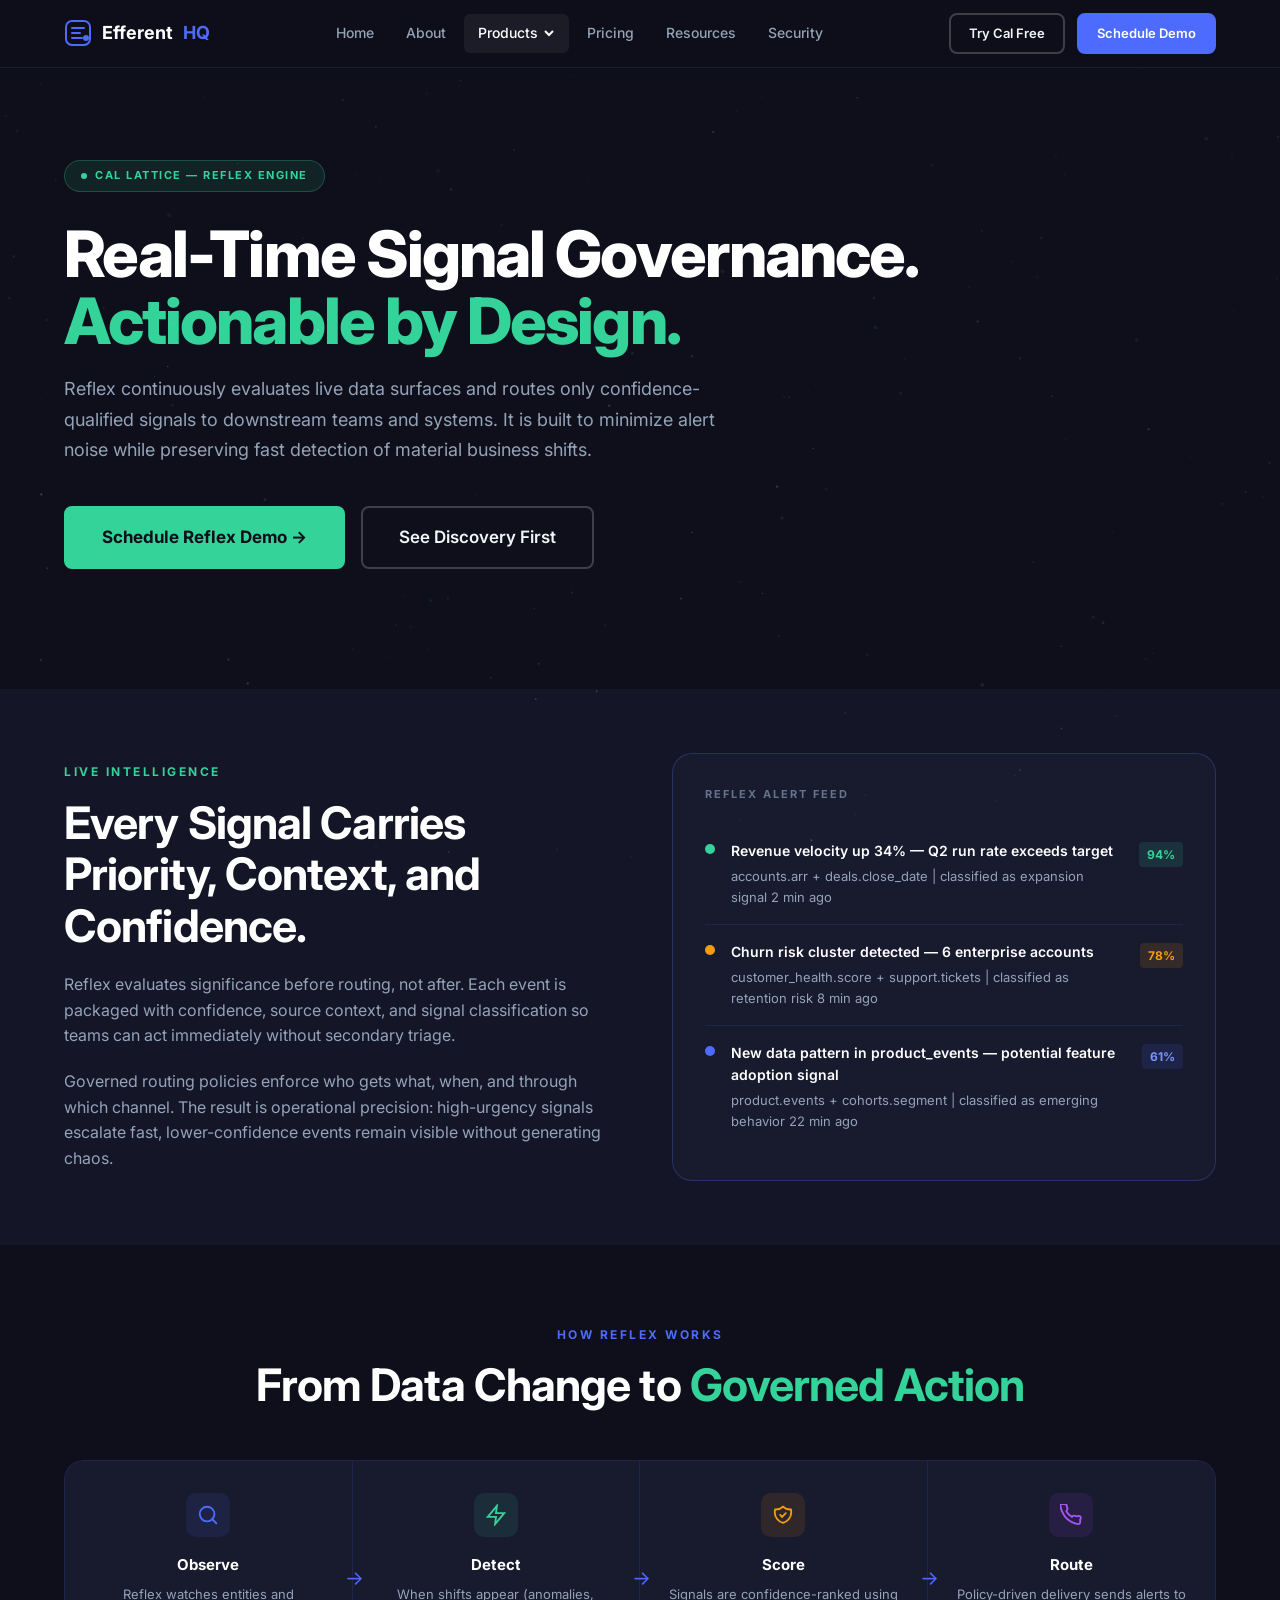
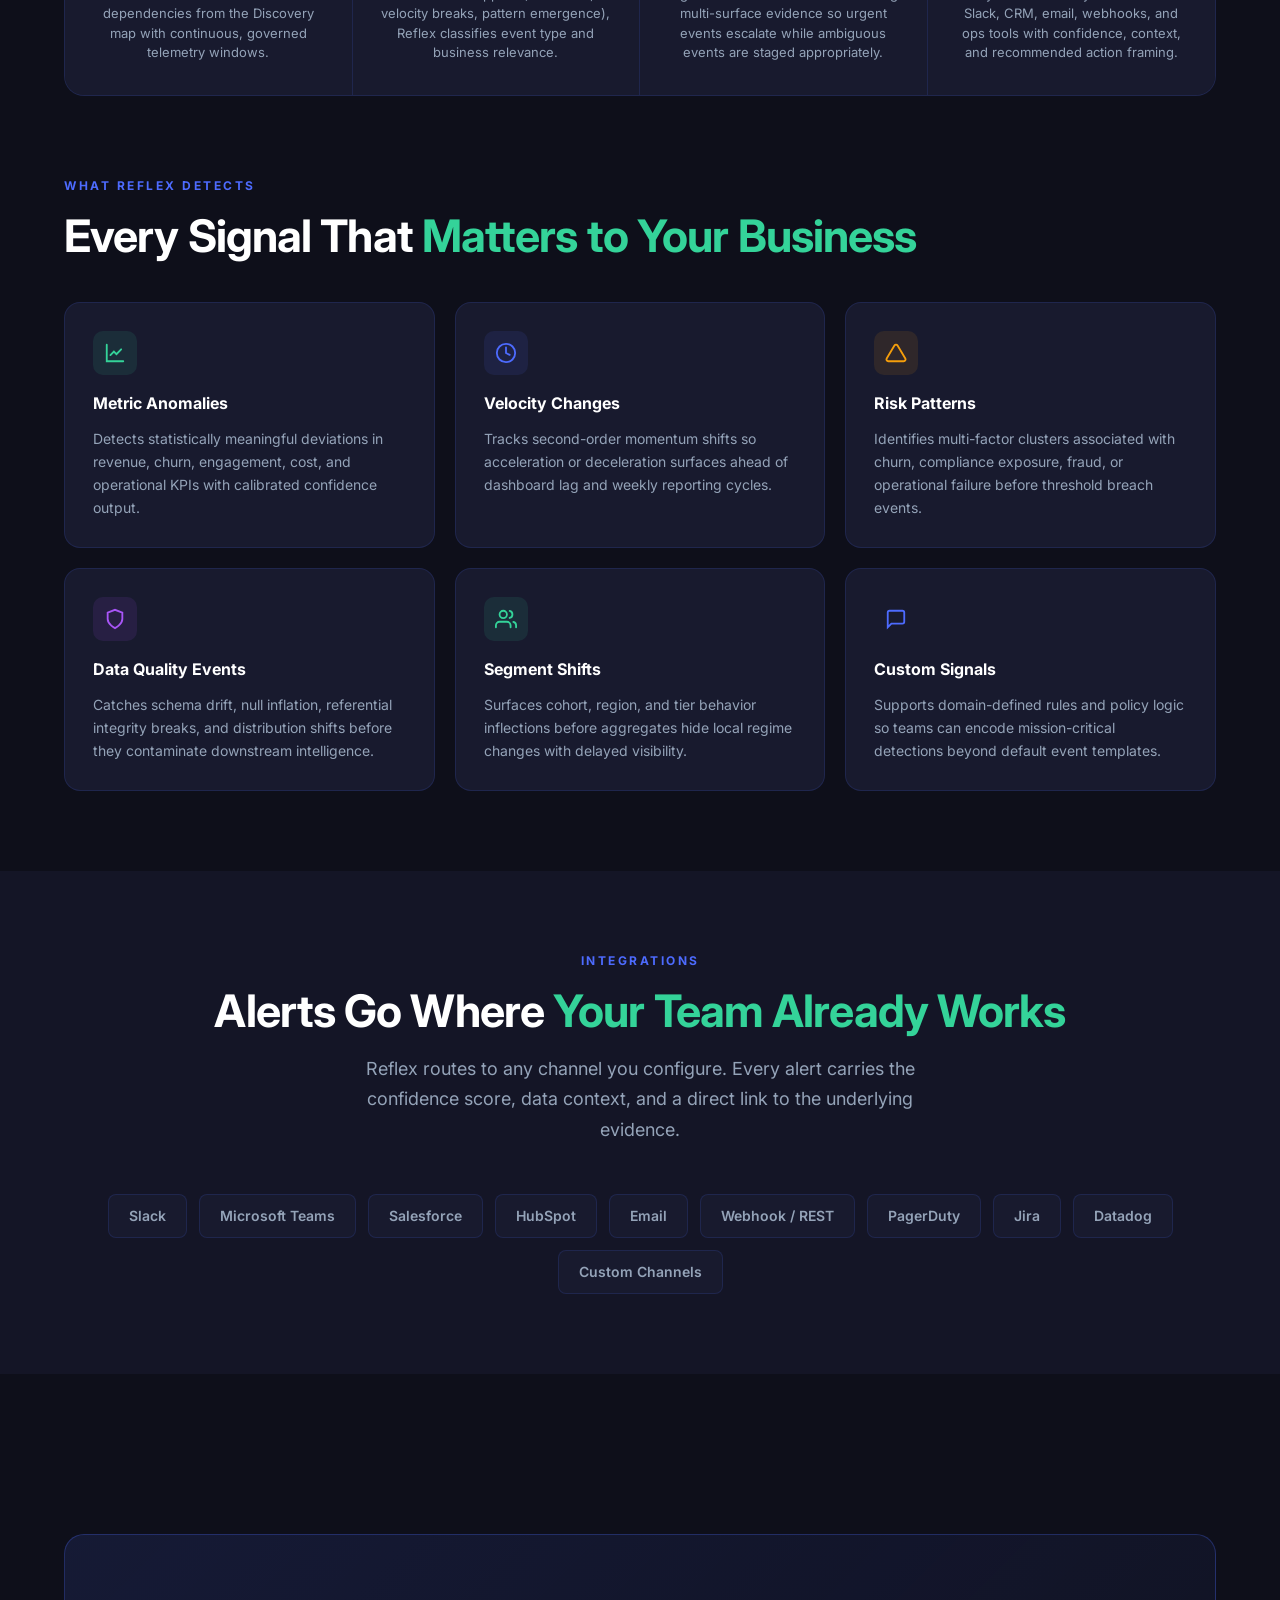
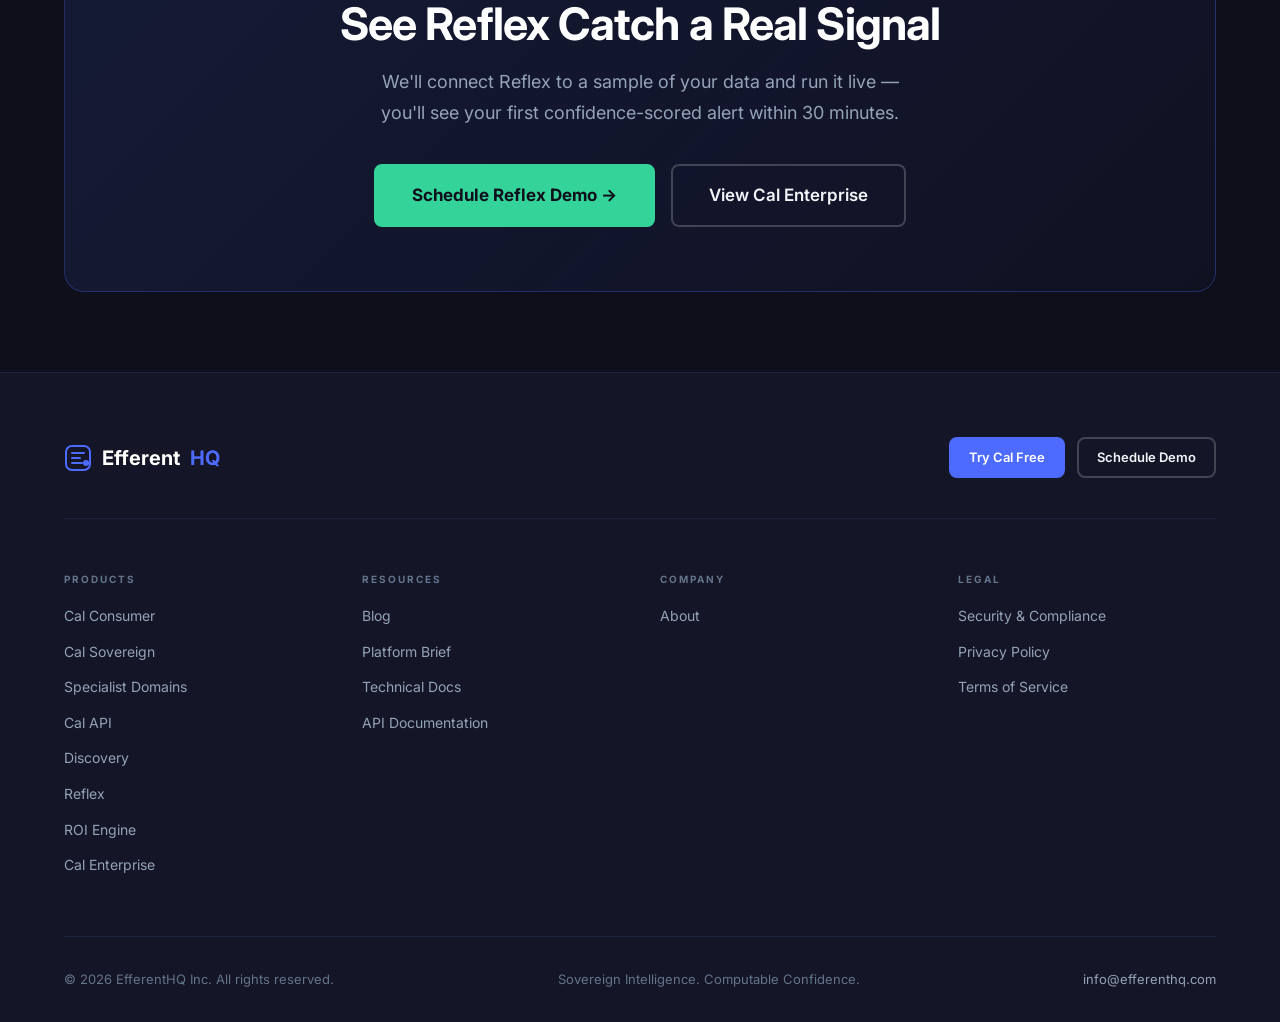
<file: products/reflex.html>
<!DOCTYPE html>
<html lang="en">
<head>
  <meta charset="UTF-8"><meta name="viewport" content="width=device-width, initial-scale=1.0">
  <title>Reflex — EfferentHQ</title>
  <meta name="description" content="Reflex is Cal's governed real-time signal engine, combining deterministic event logic with confidence-scored prioritization to route only high-value alerts.">
  <link rel="preconnect" href="https://fonts.googleapis.com"><link rel="preconnect" href="https://fonts.gstatic.com" crossorigin>
  <link href="https://fonts.googleapis.com/css2?family=Inter:wght@300;400;500;600;700;800&display=swap" rel="stylesheet">
  <link rel="stylesheet" href="../style.css">
  <style>
    .signal-grid { display: grid; grid-template-columns: repeat(3, 1fr); gap: 20px; }
    .signal-card { background: var(--bg-card); border: 1px solid var(--border-subtle); border-radius: var(--radius-lg); padding: 28px; }
    .signal-card h4 { font-size: 16px; font-weight: 700; color: var(--white); margin-bottom: 10px; }
    .signal-card p { font-size: 14px; color: var(--text-secondary); line-height: 1.65; }
    .signal-icon { width: 44px; height: 44px; border-radius: 10px; display: flex; align-items: center; justify-content: center; margin-bottom: 16px; }
    .alert-preview { background: var(--bg-card); border: 1px solid var(--border-medium); border-radius: var(--radius-xl); padding: 32px; }
    .alert-item { display: flex; align-items: flex-start; gap: 16px; padding: 16px 0; border-bottom: 1px solid var(--border-subtle); }
    .alert-item:last-child { border-bottom: none; }
    .alert-dot { width: 10px; height: 10px; border-radius: 50%; flex-shrink: 0; margin-top: 4px; }
    .alert-item h5 { font-size: 14px; font-weight: 600; color: var(--white); margin-bottom: 4px; }
    .alert-item p { font-size: 13px; color: var(--text-secondary); }
    .alert-score { font-size: 12px; font-weight: 700; padding: 3px 8px; border-radius: 4px; white-space: nowrap; flex-shrink: 0; margin-top: 2px; }
    .integration-logos { display: flex; flex-wrap: wrap; gap: 12px; }
    .integration-pill { background: var(--bg-card); border: 1px solid var(--border-subtle); border-radius: 8px; padding: 10px 20px; font-size: 14px; font-weight: 600; color: var(--text-secondary); }
    .hiw-flow { display: grid; grid-template-columns: repeat(4, 1fr); gap: 0; }
    .hiw-node { padding: 32px 24px; background: var(--bg-card); position: relative; text-align: center; }
    .hiw-node:not(:last-child)::after { content: '→'; position: absolute; right: -12px; top: 50%; transform: translateY(-50%); color: var(--blue); font-size: 20px; z-index: 2; }
    .hiw-node h4 { font-size: 15px; font-weight: 700; color: var(--white); margin-bottom: 8px; }
    .hiw-node p { font-size: 13px; color: var(--text-secondary); line-height: 1.5; }
    @media (max-width: 900px) { .signal-grid { grid-template-columns: 1fr 1fr; } .hiw-flow { grid-template-columns: 1fr 1fr; } .hiw-node:not(:last-child)::after { display:none; } }
    @media (max-width: 520px) { .signal-grid { grid-template-columns: 1fr; } .hiw-flow { grid-template-columns: 1fr; } }
  </style>
</head>
<body>

<nav class="nav">
  <div class="nav-inner">
    <a href="../index.html" class="nav-logo"><svg viewBox="0 0 28 28" fill="none"><rect x="2" y="2" width="24" height="24" rx="6" stroke="#4D6BFE" stroke-width="2"/><path d="M8 9h12M8 14h8M8 19h10" stroke="#4D6BFE" stroke-width="2" stroke-linecap="round"/><circle cx="22" cy="19" r="3" fill="#4D6BFE"/></svg>Efferent<span class="hq">HQ</span></a>
    <ul class="nav-links" id="navLinks">
      <li><a href="../index.html">Home</a></li>
      <li><a href="../about.html">About</a></li>
      <li class="nav-dropdown">
        <a href="index.html" class="active">Products<svg class="chevron" viewBox="0 0 12 12" fill="none" stroke="currentColor" stroke-width="2"><path d="M2 4l4 4 4-4"/></svg></a>
        <div class="dropdown-menu">
          <div class="dropdown-section"><div class="dropdown-section-label">Cal — Sovereign Intelligence</div>
            <a href="cal-consumer.html" class="dropdown-item"><strong>Cal Consumer</strong><span>Verified answers for researchers &amp; professionals</span></a>
            <a href="cal-sovereign.html" class="dropdown-item"><strong>Cal Sovereign</strong><span>Air-gapped deployment for privacy-critical teams</span></a>
            <a href="specialists.html" class="dropdown-item"><strong>Specialist Domains</strong><span>Deep knowledge layers for regulated industries</span></a>
            <a href="cal-api.html" class="dropdown-item"><strong>Cal API</strong><span>Developer platform — embed Cal in your product</span></a>
          </div>
          <div class="dropdown-divider"></div>
          <div class="dropdown-section"><div class="dropdown-section-label">Cal Lattice Platform</div>
            <a href="discovery.html" class="dropdown-item"><strong>Discovery</strong><span>See your entire data estate as a single navigable map</span></a>
            <a href="reflex.html" class="dropdown-item"><strong>Reflex</strong><span>Real-time business intelligence and signal detection</span></a>
            <a href="roi-engine.html" class="dropdown-item"><strong>ROI Engine</strong><span>Outcome tracking & decision attribution</span></a>
            <a href="cal-enterprise.html" class="dropdown-item"><strong>Cal Enterprise</strong><span>Full stack: Discovery + Reflex + ROI Engine</span></a>
          </div>
        </div>
      </li>
      <li><a href="../pricing.html">Pricing</a></li>
      <li><a href="../resources.html">Resources</a></li><li><a href="../security.html">Security</a></li>
    </ul>
    <div class="nav-actions">
      <a href="../pricing.html" class="btn btn-outline btn-sm">Try Cal Free</a>
      <a href="../index.html#contact" class="btn btn-primary btn-sm">Schedule Demo</a>
      <button class="nav-mobile-btn" onclick="toggleMobileNav()" aria-label="Open menu"><svg width="22" height="22" viewBox="0 0 24 24" fill="none" stroke="currentColor" stroke-width="2" stroke-linecap="round"><path d="M3 12h18M3 6h18M3 18h18"/></svg></button>
    </div>
  </div>
</nav>

<section class="page-hero" style="padding-bottom:120px;">
  <canvas id="reflex-canvas"></canvas>
  <div class="container page-hero-content">
    <div style="display:inline-flex;align-items:center;gap:8px;background:rgba(52,211,153,0.1);border:1px solid rgba(52,211,153,0.25);border-radius:100px;padding:6px 16px;margin-bottom:28px;">
      <span style="width:6px;height:6px;background:var(--green);border-radius:50%;animation:pulse 2s infinite;"></span>
      <span style="font-size:11px;font-weight:700;color:var(--green);letter-spacing:1.5px;text-transform:uppercase;">Cal Lattice — Reflex Engine</span>
    </div>
    <h1 class="headline-xl" style="margin-bottom:20px;">Real-Time Signal Governance.<br><span class="text-green">Actionable by Design.</span></h1>
    <p class="body-lg" style="max-width:680px;margin-bottom:40px;">Reflex continuously evaluates live data surfaces and routes only confidence-qualified signals to downstream teams and systems. It is built to minimize alert noise while preserving fast detection of material business shifts.</p>
    <div style="display:flex;gap:16px;flex-wrap:wrap;">
      <a href="../index.html#contact" class="btn btn-green btn-lg">Schedule Reflex Demo →</a>
      <a href="discovery.html" class="btn btn-outline btn-lg">See Discovery First</a>
    </div>
  </div>
</section>

<!-- LIVE ALERT PREVIEW -->
<section class="section" style="background:var(--bg-secondary);padding:64px 0;">
  <div class="container">
    <div style="display:grid;grid-template-columns:1fr 1fr;gap:64px;align-items:center;">
      <div>
        <p class="eyebrow" style="color:var(--green);">Live Intelligence</p>
        <h2 class="headline-lg" style="margin-bottom:20px;">Every Signal Carries Priority, Context, and Confidence.</h2>
        <p class="body-md" style="margin-bottom:20px;">Reflex evaluates significance before routing, not after. Each event is packaged with confidence, source context, and signal classification so teams can act immediately without secondary triage.</p>
        <p class="body-md">Governed routing policies enforce who gets what, when, and through which channel. The result is operational precision: high-urgency signals escalate fast, lower-confidence events remain visible without generating chaos.</p>
      </div>
      <div class="alert-preview">
        <p style="font-size:11px;font-weight:700;letter-spacing:2px;text-transform:uppercase;color:var(--text-muted);margin-bottom:20px;">Reflex Alert Feed</p>
        <div class="alert-item">
          <div class="alert-dot" style="background:var(--green);"></div>
          <div style="flex:1;">
            <h5>Revenue velocity up 34% — Q2 run rate exceeds target</h5>
            <p>accounts.arr + deals.close_date | classified as expansion signal 2 min ago</p>
          </div>
          <span class="alert-score" style="background:rgba(52,211,153,0.12);color:var(--green);">94%</span>
        </div>
        <div class="alert-item">
          <div class="alert-dot" style="background:var(--gold);"></div>
          <div style="flex:1;">
            <h5>Churn risk cluster detected — 6 enterprise accounts</h5>
            <p>customer_health.score + support.tickets | classified as retention risk 8 min ago</p>
          </div>
          <span class="alert-score" style="background:rgba(245,158,11,0.12);color:var(--gold);">78%</span>
        </div>
        <div class="alert-item">
          <div class="alert-dot" style="background:var(--blue);"></div>
          <div style="flex:1;">
            <h5>New data pattern in product_events — potential feature adoption signal</h5>
            <p>product.events + cohorts.segment | classified as emerging behavior 22 min ago</p>
          </div>
          <span class="alert-score" style="background:rgba(77,107,254,0.12);color:var(--blue-light);">61%</span>
        </div>
      </div>
    </div>
  </div>
</section>

<!-- HOW IT WORKS FLOW -->
<section class="section">
  <div class="container">
    <div style="text-align:center;margin-bottom:48px;">
      <p class="eyebrow">How Reflex Works</p>
      <h2 class="headline-lg">From Data Change to <span class="text-green">Governed Action</span></h2>
    </div>
    <div style="background:var(--bg-card);border:1px solid var(--border-subtle);border-radius:var(--radius-xl);overflow:hidden;">
      <div class="hiw-flow">
        <div class="hiw-node" style="border-right:1px solid var(--border-subtle);">
          <div style="width:44px;height:44px;background:rgba(77,107,254,0.1);border-radius:10px;display:flex;align-items:center;justify-content:center;margin:0 auto 16px;"><svg width="22" height="22" viewBox="0 0 24 24" fill="none" stroke="#4D6BFE" stroke-width="2" stroke-linecap="round"><circle cx="11" cy="11" r="8"/><path d="M21 21l-4.35-4.35"/></svg></div>
          <h4>Observe</h4>
          <p>Reflex watches entities and dependencies from the Discovery map with continuous, governed telemetry windows.</p>
        </div>
        <div class="hiw-node" style="border-right:1px solid var(--border-subtle);">
          <div style="width:44px;height:44px;background:rgba(52,211,153,0.1);border-radius:10px;display:flex;align-items:center;justify-content:center;margin:0 auto 16px;"><svg width="22" height="22" viewBox="0 0 24 24" fill="none" stroke="#34D399" stroke-width="2" stroke-linecap="round"><path d="M13 2L3 14h9l-1 8 10-12h-9l1-8z"/></svg></div>
          <h4>Detect</h4>
          <p>When shifts appear (anomalies, velocity breaks, pattern emergence), Reflex classifies event type and business relevance.</p>
        </div>
        <div class="hiw-node" style="border-right:1px solid var(--border-subtle);">
          <div style="width:44px;height:44px;background:rgba(245,158,11,0.1);border-radius:10px;display:flex;align-items:center;justify-content:center;margin:0 auto 16px;"><svg width="22" height="22" viewBox="0 0 24 24" fill="none" stroke="#F59E0B" stroke-width="2" stroke-linecap="round"><path d="M9 12l2 2 4-4m5.618-4.016A11.955 11.955 0 0112 2.944a11.955 11.955 0 01-8.618 3.04A12.02 12.02 0 003 9c0 5.591 3.824 10.29 9 11.622 5.176-1.332 9-6.03 9-11.622 0-1.042-.133-2.052-.382-3.016z"/></svg></div>
          <h4>Score</h4>
          <p>Signals are confidence-ranked using multi-surface evidence so urgent events escalate while ambiguous events are staged appropriately.</p>
        </div>
        <div class="hiw-node">
          <div style="width:44px;height:44px;background:rgba(168,85,247,0.1);border-radius:10px;display:flex;align-items:center;justify-content:center;margin:0 auto 16px;"><svg width="22" height="22" viewBox="0 0 24 24" fill="none" stroke="#A855F7" stroke-width="2" stroke-linecap="round"><path d="M22 16.92v3a2 2 0 01-2.18 2 19.79 19.79 0 01-8.63-3.07A19.5 19.5 0 013.07 9.79 19.79 19.79 0 01.34 1.18 2 2 0 012.32 0h3a2 2 0 012 1.72c.127.96.361 1.903.7 2.81a2 2 0 01-.45 2.11L6.91 7.91a16 16 0 006.14 6.14l.77-.77a2 2 0 012.11-.45c.907.339 1.85.573 2.81.7A2 2 0 0122 16.92z"/></svg></div>
          <h4>Route</h4>
          <p>Policy-driven delivery sends alerts to Slack, CRM, email, webhooks, and ops tools with confidence, context, and recommended action framing.</p>
        </div>
      </div>
    </div>
  </div>
</section>

<!-- SIGNAL TYPES -->
<section class="section" style="padding-top:0;">
  <div class="container">
    <p class="eyebrow">What Reflex Detects</p>
    <h2 class="headline-lg" style="margin-bottom:40px;">Every Signal That <span class="text-green">Matters to Your Business</span></h2>
    <div class="signal-grid">
      <div class="signal-card">
        <div class="signal-icon" style="background:rgba(52,211,153,0.1);"><svg width="22" height="22" viewBox="0 0 24 24" fill="none" stroke="#34D399" stroke-width="2" stroke-linecap="round"><path d="M3 3v18h18"/><path d="M18.7 8l-5.1 5.2-2.8-2.7L7 14.3"/></svg></div>
        <h4>Metric Anomalies</h4>
        <p>Detects statistically meaningful deviations in revenue, churn, engagement, cost, and operational KPIs with calibrated confidence output.</p>
      </div>
      <div class="signal-card">
        <div class="signal-icon" style="background:rgba(77,107,254,0.1);"><svg width="22" height="22" viewBox="0 0 24 24" fill="none" stroke="#4D6BFE" stroke-width="2" stroke-linecap="round"><circle cx="12" cy="12" r="10"/><path d="M12 6v6l4 2"/></svg></div>
        <h4>Velocity Changes</h4>
        <p>Tracks second-order momentum shifts so acceleration or deceleration surfaces ahead of dashboard lag and weekly reporting cycles.</p>
      </div>
      <div class="signal-card">
        <div class="signal-icon" style="background:rgba(245,158,11,0.1);"><svg width="22" height="22" viewBox="0 0 24 24" fill="none" stroke="#F59E0B" stroke-width="2" stroke-linecap="round"><path d="M10.29 3.86L1.82 18a2 2 0 001.71 3h16.94a2 2 0 001.71-3L13.71 3.86a2 2 0 00-3.42 0z"/></svg></div>
        <h4>Risk Patterns</h4>
        <p>Identifies multi-factor clusters associated with churn, compliance exposure, fraud, or operational failure before threshold breach events.</p>
      </div>
      <div class="signal-card">
        <div class="signal-icon" style="background:rgba(168,85,247,0.1);"><svg width="22" height="22" viewBox="0 0 24 24" fill="none" stroke="#A855F7" stroke-width="2" stroke-linecap="round"><path d="M12 22s8-4 8-10V5l-8-3-8 3v7c0 6 8 10 8 10z"/></svg></div>
        <h4>Data Quality Events</h4>
        <p>Catches schema drift, null inflation, referential integrity breaks, and distribution shifts before they contaminate downstream intelligence.</p>
      </div>
      <div class="signal-card">
        <div class="signal-icon" style="background:rgba(52,211,153,0.1);"><svg width="22" height="22" viewBox="0 0 24 24" fill="none" stroke="#34D399" stroke-width="2" stroke-linecap="round"><path d="M17 21v-2a4 4 0 00-4-4H5a4 4 0 00-4 4v2"/><circle cx="9" cy="7" r="4"/><path d="M23 21v-2a4 4 0 00-3-3.87M16 3.13a4 4 0 010 7.75"/></svg></div>
        <h4>Segment Shifts</h4>
        <p>Surfaces cohort, region, and tier behavior inflections before aggregates hide local regime changes with delayed visibility.</p>
      </div>
      <div class="signal-card">
        <div class="signal-icon"><svg width="22" height="22" viewBox="0 0 24 24" fill="none" stroke="#4D6BFE" stroke-width="2" stroke-linecap="round"><path d="M21 15a2 2 0 01-2 2H7l-4 4V5a2 2 0 012-2h14a2 2 0 012 2z"/></svg></div>
        <h4>Custom Signals</h4>
        <p>Supports domain-defined rules and policy logic so teams can encode mission-critical detections beyond default event templates.</p>
      </div>
    </div>
  </div>
</section>

<!-- INTEGRATIONS -->
<section class="section" style="background:var(--bg-secondary);">
  <div class="container">
    <div style="text-align:center;margin-bottom:48px;">
      <p class="eyebrow">Integrations</p>
      <h2 class="headline-lg">Alerts Go Where <span class="text-green">Your Team Already Works</span></h2>
      <p class="body-lg" style="max-width:560px;margin:16px auto 0;">Reflex routes to any channel you configure. Every alert carries the confidence score, data context, and a direct link to the underlying evidence.</p>
    </div>
    <div class="integration-logos" style="justify-content:center;">
      <div class="integration-pill">Slack</div>
      <div class="integration-pill">Microsoft Teams</div>
      <div class="integration-pill">Salesforce</div>
      <div class="integration-pill">HubSpot</div>
      <div class="integration-pill">Email</div>
      <div class="integration-pill">Webhook / REST</div>
      <div class="integration-pill">PagerDuty</div>
      <div class="integration-pill">Jira</div>
      <div class="integration-pill">Datadog</div>
      <div class="integration-pill">Custom Channels</div>
    </div>
  </div>
</section>

<!-- CTA -->
<section class="section">
  <div class="container">
    <div class="cta-banner">
      <h2 class="headline-lg">See Reflex Catch a Real Signal</h2>
      <p class="body-lg">We'll connect Reflex to a sample of your data and run it live — you'll see your first confidence-scored alert within 30 minutes.</p>
      <div class="cta-banner-actions">
        <a href="../index.html#contact" class="btn btn-green btn-lg">Schedule Reflex Demo →</a>
        <a href="cal-enterprise.html" class="btn btn-outline btn-lg">View Cal Enterprise</a>
      </div>
    </div>
  </div>
</section>

<footer class="site-footer">
  <div class="container">
    <div class="footer-top">
      <a href="../index.html" class="nav-logo" style="font-size:20px;"><svg viewBox="0 0 28 28" fill="none"><rect x="2" y="2" width="24" height="24" rx="6" stroke="#4D6BFE" stroke-width="2"/><path d="M8 9h12M8 14h8M8 19h10" stroke="#4D6BFE" stroke-width="2" stroke-linecap="round"/><circle cx="22" cy="19" r="3" fill="#4D6BFE"/></svg>Efferent<span class="hq">HQ</span></a>
      <div style="display:flex;gap:12px;flex-wrap:wrap;"><a href="../pricing.html" class="btn btn-primary btn-sm">Try Cal Free</a><a href="../index.html#contact" class="btn btn-outline btn-sm">Schedule Demo</a></div>
    </div>
    <div class="footer-columns">
      <div class="footer-col"><h5>Products</h5><ul><li><a href="cal-consumer.html">Cal Consumer</a></li><li><a href="cal-sovereign.html">Cal Sovereign</a></li><li><a href="specialists.html">Specialist Domains</a></li><li><a href="cal-api.html">Cal API</a></li><li><a href="discovery.html">Discovery</a></li><li><a href="reflex.html">Reflex</a></li><li><a href="roi-engine.html">ROI Engine</a></li><li><a href="cal-enterprise.html">Cal Enterprise</a></li></ul></div>
      <div class="footer-col"><h5>Resources</h5><ul><li><a href="../resources.html">Blog</a></li><li><a href="../resources.html">Platform Brief</a></li><li><a href="../resources.html">Technical Docs</a></li><li><a href="../resources.html">API Documentation</a></li></ul></div>
      <div class="footer-col"><h5>Company</h5><ul><li><a href="../about.html">About</a></li></ul></div>
      <div class="footer-col"><h5>Legal</h5><ul><li><a href="../security.html">Security &amp; Compliance</a></li><li><a href="#">Privacy Policy</a></li><li><a href="#">Terms of Service</a></li></ul></div>
    </div>
    <div class="footer-bottom"><p>© 2026 EfferentHQ Inc. All rights reserved.</p><p>Sovereign Intelligence. Computable Confidence.</p><p><a href="mailto:info@efferenthq.com" style="color:var(--text-secondary);text-decoration:none;">info@efferenthq.com</a></p></div>
  </div>
</footer>

<script src="../particles.js"></script>
<script>
  document.addEventListener('DOMContentLoaded', () => {
    initParticles('reflex-canvas', { count: 80, speed: 0.3, connectionDist: 120, maxOpacity: 0.45, color: '52,211,153' });
  });
</script>

<!-- Basic CTA tracking — replace GA_MEASUREMENT_ID with your GA4 ID -->
<script async src="https://www.googletagmanager.com/gtag/js?id=GA_MEASUREMENT_ID"></script>
<script>
  window.dataLayer = window.dataLayer || [];
  function gtag(){dataLayer.push(arguments);}
  gtag('js', new Date());
  gtag('config', 'GA_MEASUREMENT_ID');
  document.addEventListener('DOMContentLoaded', function() {
    document.querySelectorAll('a[href*="demo"], a[href*="trial"], a[href*="free"], button').forEach(function(el) {
      el.addEventListener('click', function() {
        gtag('event', 'cta_click', {
          'event_category': 'engagement',
          'event_label': (el.textContent || '').trim().substring(0, 50),
          'page_location': window.location.pathname
        });
      });
    });
  });
</script>
</body>
</html>
</file>
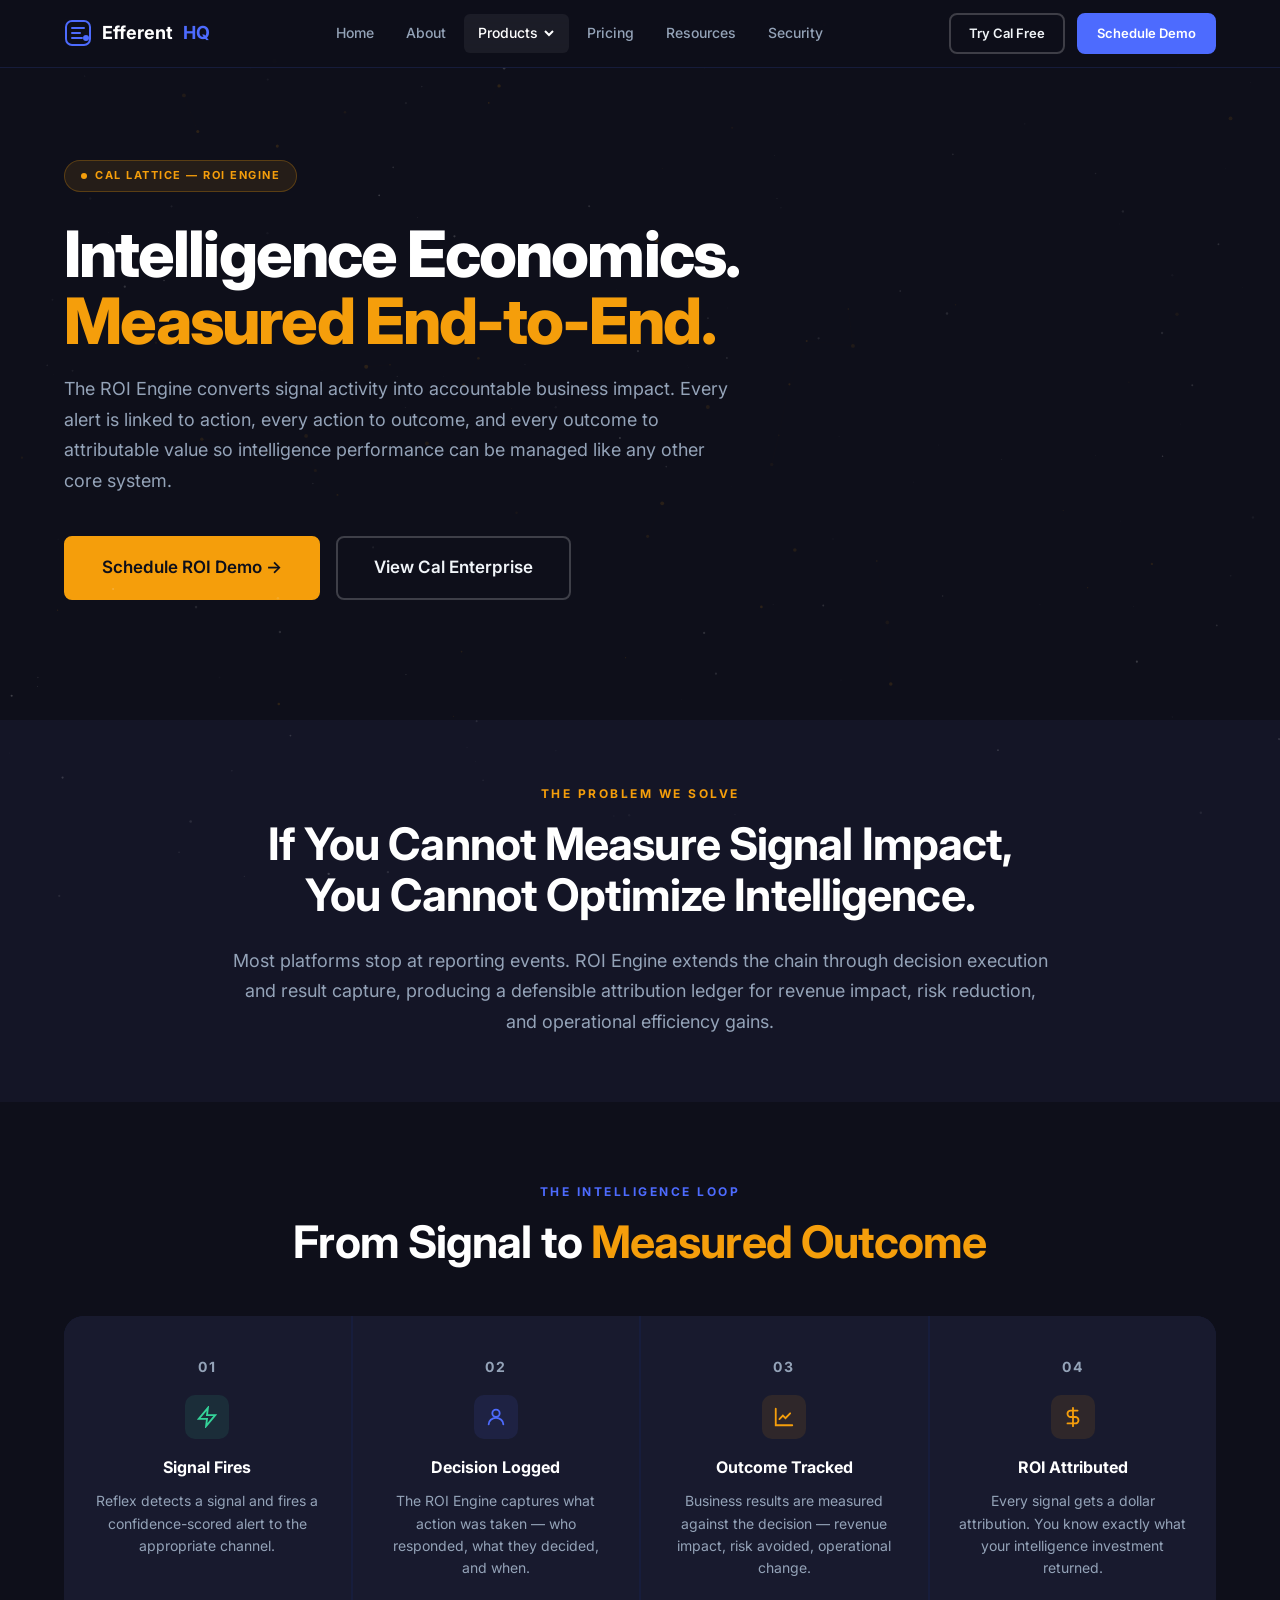
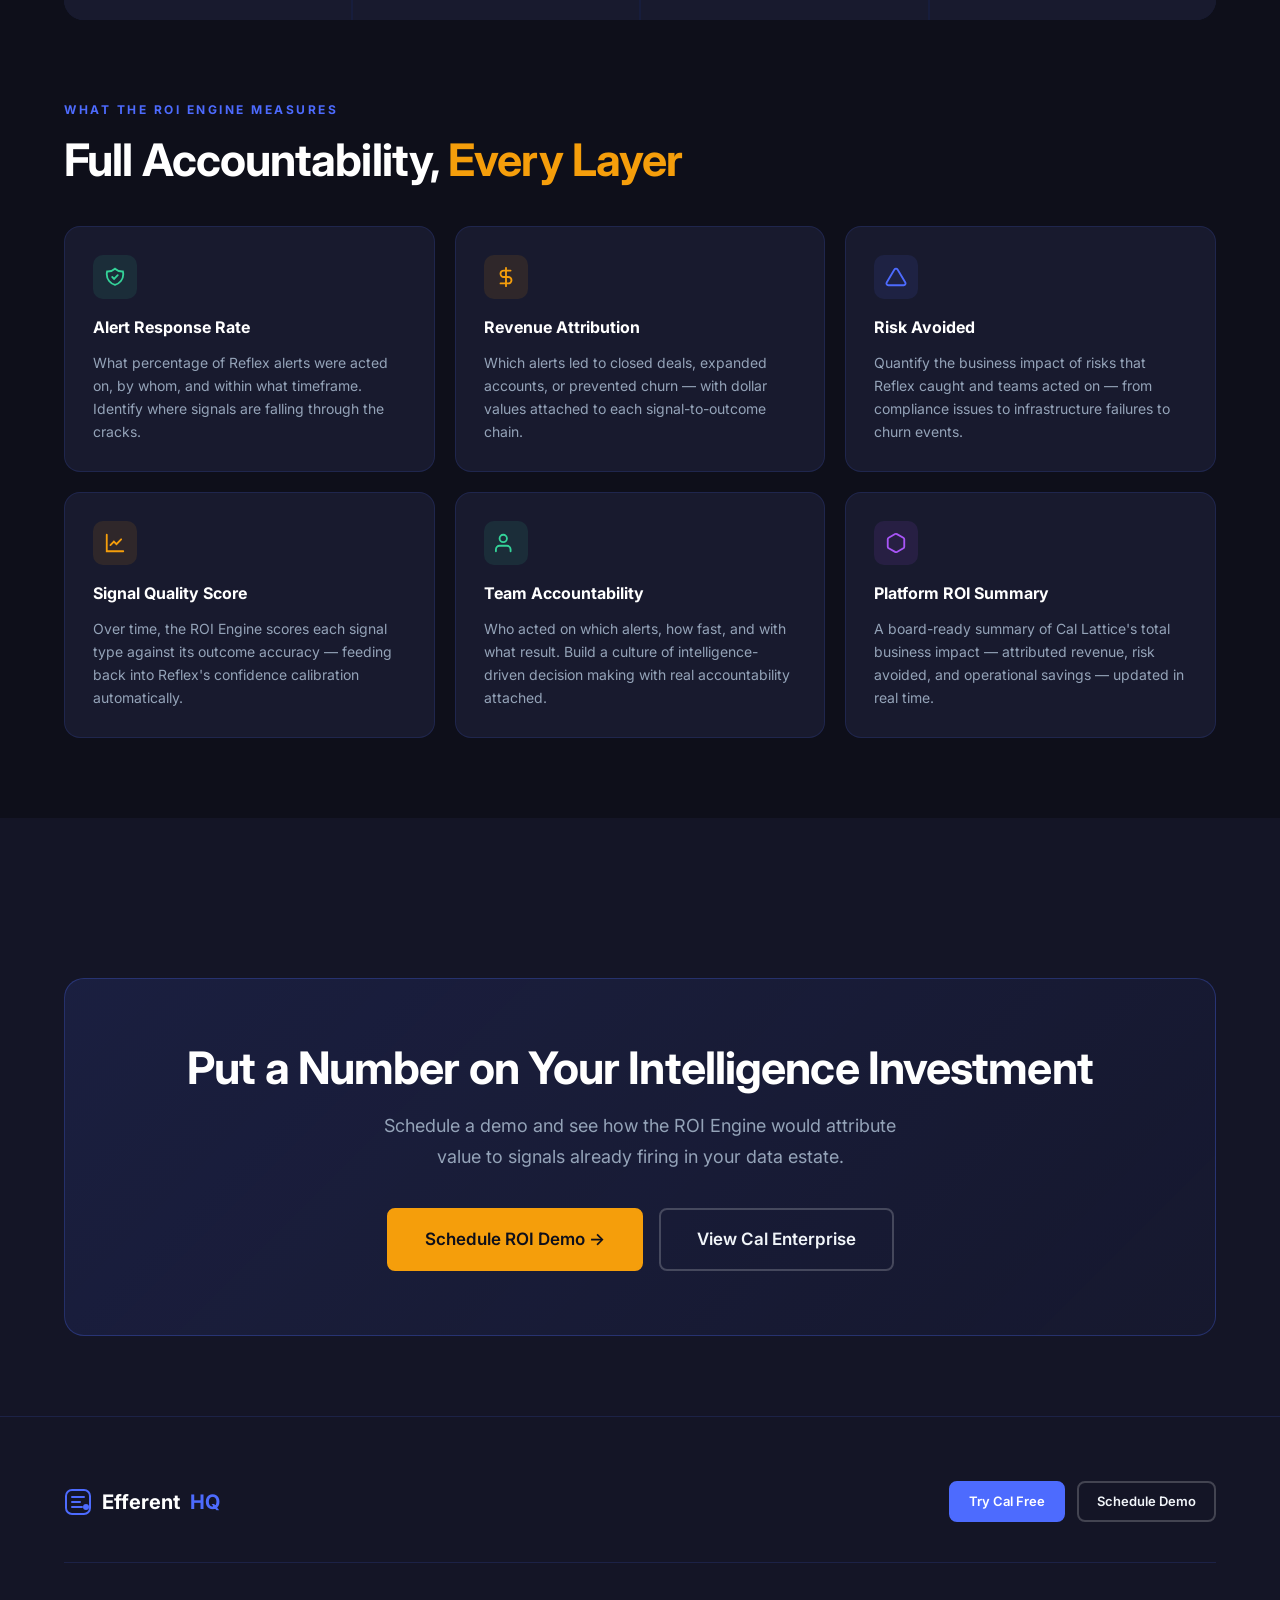
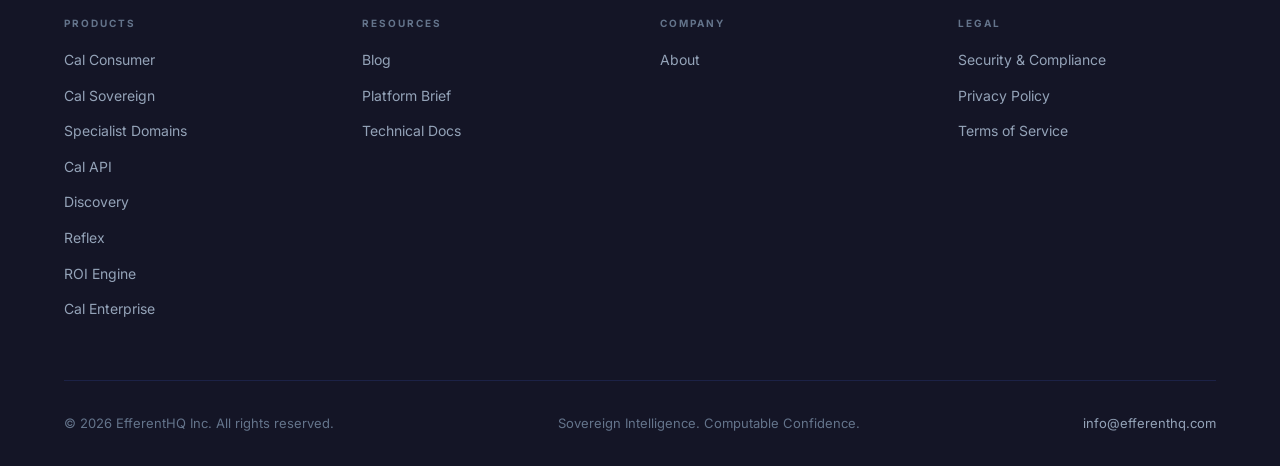
<file: products/roi-engine.html>
<!DOCTYPE html>
<html lang="en">
<head>
  <meta charset="UTF-8"><meta name="viewport" content="width=device-width, initial-scale=1.0">
  <title>ROI Engine — EfferentHQ</title>
  <meta name="description" content="The ROI Engine closes the intelligence loop. Every Reflex alert tracked to its outcome — was it acted on, what decision was made, what was the business impact.">
  <link rel="preconnect" href="https://fonts.googleapis.com"><link rel="preconnect" href="https://fonts.gstatic.com" crossorigin>
  <link href="https://fonts.googleapis.com/css2?family=Inter:wght@300;400;500;600;700;800&display=swap" rel="stylesheet">
  <link rel="stylesheet" href="../style.css">
  <style>
    .metric-grid { display:grid; grid-template-columns:repeat(3,1fr); gap:20px; }
    .metric-card { background:var(--bg-card); border:1px solid var(--border-subtle); border-radius:var(--radius-lg); padding:28px; }
    .metric-card h4 { font-size:16px; font-weight:700; color:var(--white); margin-bottom:10px; }
    .metric-card p { font-size:14px; color:var(--text-secondary); line-height:1.65; }
    .metric-icon { width:44px; height:44px; border-radius:10px; display:flex; align-items:center; justify-content:center; margin-bottom:16px; }
    .loop-diagram { display:grid; grid-template-columns:repeat(4,1fr); gap:2px; background:var(--border-subtle); border-radius:var(--radius-xl); overflow:hidden; }
    .loop-node { background:var(--bg-card); padding:40px 28px; text-align:center; }
    .loop-node:hover { background:var(--bg-card-hover); }
    .loop-num { font-size:11px; font-weight:700; letter-spacing:2px; color:var(--gold); margin-bottom:16px; }
    .loop-node h4 { font-size:16px; font-weight:700; color:var(--white); margin-bottom:10px; }
    .loop-node p { font-size:14px; color:var(--text-secondary); line-height:1.6; }
    @media (max-width:900px) { .metric-grid { grid-template-columns:1fr 1fr; } .loop-diagram { grid-template-columns:1fr 1fr; } }
    @media (max-width:520px) { .metric-grid { grid-template-columns:1fr; } .loop-diagram { grid-template-columns:1fr; } }
  </style>
</head>
<body>

<nav class="nav">
  <div class="nav-inner">
    <a href="../index.html" class="nav-logo"><svg viewBox="0 0 28 28" fill="none"><rect x="2" y="2" width="24" height="24" rx="6" stroke="#4D6BFE" stroke-width="2"/><path d="M8 9h12M8 14h8M8 19h10" stroke="#4D6BFE" stroke-width="2" stroke-linecap="round"/><circle cx="22" cy="19" r="3" fill="#4D6BFE"/></svg>Efferent<span class="hq">HQ</span></a>
    <ul class="nav-links" id="navLinks">
      <li><a href="../index.html">Home</a></li><li><a href="../about.html">About</a></li>
      <li class="nav-dropdown">
        <a href="index.html" class="active">Products<svg class="chevron" viewBox="0 0 12 12" fill="none" stroke="currentColor" stroke-width="2"><path d="M2 4l4 4 4-4"/></svg></a>
        <div class="dropdown-menu">
          <div class="dropdown-section"><div class="dropdown-section-label">Cal — Sovereign Intelligence</div>
            <a href="cal-consumer.html" class="dropdown-item"><strong>Cal Consumer</strong><span>Verified answers for researchers &amp; professionals</span></a>
            <a href="cal-sovereign.html" class="dropdown-item"><strong>Cal Sovereign</strong><span>Air-gapped deployment for privacy-critical teams</span></a>
            <a href="specialists.html" class="dropdown-item"><strong>Specialist Domains</strong><span>Deep knowledge layers for regulated industries</span></a>
            <a href="cal-api.html" class="dropdown-item"><strong>Cal API</strong><span>Developer platform — embed Cal in your product</span></a>
          </div>
          <div class="dropdown-divider"></div>
          <div class="dropdown-section"><div class="dropdown-section-label">Cal Lattice Platform</div>
            <a href="discovery.html" class="dropdown-item"><strong>Discovery</strong><span>See your entire data estate as a single navigable map</span></a>
            <a href="reflex.html" class="dropdown-item"><strong>Reflex</strong><span>Real-time business intelligence and signal detection</span></a>
            <a href="roi-engine.html" class="dropdown-item"><strong>ROI Engine</strong><span>Outcome tracking & decision attribution</span></a>
            <a href="cal-enterprise.html" class="dropdown-item"><strong>Cal Enterprise</strong><span>Full stack: Discovery + Reflex + ROI Engine</span></a>
          </div>
        </div>
      </li>
      <li><a href="../pricing.html">Pricing</a></li><li><a href="../resources.html">Resources</a></li><li><a href="../security.html">Security</a></li>
    </ul>
    <div class="nav-actions">
      <a href="../pricing.html" class="btn btn-outline btn-sm">Try Cal Free</a>
      <a href="../index.html#contact" class="btn btn-primary btn-sm">Schedule Demo</a>
      <button class="nav-mobile-btn" onclick="toggleMobileNav()"><svg width="22" height="22" viewBox="0 0 24 24" fill="none" stroke="currentColor" stroke-width="2" stroke-linecap="round"><path d="M3 12h18M3 6h18M3 18h18"/></svg></button>
    </div>
  </div>
</nav>

<section class="page-hero" style="padding-bottom:120px;">
  <canvas id="roi-canvas"></canvas>
  <div class="container page-hero-content">
    <div style="display:inline-flex;align-items:center;gap:8px;background:rgba(245,158,11,0.1);border:1px solid rgba(245,158,11,0.25);border-radius:100px;padding:6px 16px;margin-bottom:28px;">
      <span style="width:6px;height:6px;background:var(--gold);border-radius:50%;"></span>
      <span style="font-size:11px;font-weight:700;color:var(--gold);letter-spacing:1.5px;text-transform:uppercase;">Cal Lattice — ROI Engine</span>
    </div>
    <h1 class="headline-xl" style="margin-bottom:20px;">Intelligence Economics.<br><span class="text-gold">Measured End-to-End.</span></h1>
    <p class="body-lg" style="max-width:680px;margin-bottom:40px;">The ROI Engine converts signal activity into accountable business impact. Every alert is linked to action, every action to outcome, and every outcome to attributable value so intelligence performance can be managed like any other core system.</p>
    <div style="display:flex;gap:16px;flex-wrap:wrap;">
      <a href="../index.html#contact" class="btn btn-primary btn-lg" style="background:var(--gold);border-color:var(--gold);color:#0E0F1A;">Schedule ROI Demo →</a>
      <a href="cal-enterprise.html" class="btn btn-outline btn-lg">View Cal Enterprise</a>
    </div>
  </div>
</section>

<section class="section" style="background:var(--bg-secondary);padding:64px 0;">
  <div class="container">
    <div style="max-width:820px;margin:0 auto;text-align:center;">
      <p class="eyebrow" style="color:var(--gold);">The Problem We Solve</p>
      <h2 class="headline-lg" style="margin-bottom:24px;">If You Cannot Measure Signal Impact, You Cannot Optimize Intelligence.</h2>
      <p class="body-lg">Most platforms stop at reporting events. ROI Engine extends the chain through decision execution and result capture, producing a defensible attribution ledger for revenue impact, risk reduction, and operational efficiency gains.</p>
    </div>
  </div>
</section>

<section class="section">
  <div class="container">
    <div style="text-align:center;margin-bottom:48px;">
      <p class="eyebrow">The Intelligence Loop</p>
      <h2 class="headline-lg">From Signal to <span class="text-gold">Measured Outcome</span></h2>
    </div>
    <div class="loop-diagram">
      <div class="loop-node">
        <p class="loop-num">01</p>
        <div style="width:44px;height:44px;background:rgba(52,211,153,0.1);border-radius:10px;display:flex;align-items:center;justify-content:center;margin:0 auto 16px;"><svg width="22" height="22" viewBox="0 0 24 24" fill="none" stroke="#34D399" stroke-width="2" stroke-linecap="round"><path d="M13 2L3 14h9l-1 8 10-12h-9l1-8z"/></svg></div>
        <h4>Signal Fires</h4>
        <p>Reflex detects a signal and fires a confidence-scored alert to the appropriate channel.</p>
      </div>
      <div class="loop-node">
        <p class="loop-num">02</p>
        <div style="width:44px;height:44px;background:rgba(77,107,254,0.1);border-radius:10px;display:flex;align-items:center;justify-content:center;margin:0 auto 16px;"><svg width="22" height="22" viewBox="0 0 24 24" fill="none" stroke="#4D6BFE" stroke-width="2" stroke-linecap="round"><circle cx="12" cy="8" r="4"/><path d="M4 20c0-4 3.6-7 8-7s8 3 8 7"/></svg></div>
        <h4>Decision Logged</h4>
        <p>The ROI Engine captures what action was taken — who responded, what they decided, and when.</p>
      </div>
      <div class="loop-node">
        <p class="loop-num">03</p>
        <div style="width:44px;height:44px;background:rgba(245,158,11,0.1);border-radius:10px;display:flex;align-items:center;justify-content:center;margin:0 auto 16px;"><svg width="22" height="22" viewBox="0 0 24 24" fill="none" stroke="#F59E0B" stroke-width="2" stroke-linecap="round"><path d="M3 3v18h18"/><path d="M18.7 8l-5.1 5.2-2.8-2.7L7 14.3"/></svg></div>
        <h4>Outcome Tracked</h4>
        <p>Business results are measured against the decision — revenue impact, risk avoided, operational change.</p>
      </div>
      <div class="loop-node">
        <p class="loop-num">04</p>
        <div style="width:44px;height:44px;background:rgba(245,158,11,0.1);border-radius:10px;display:flex;align-items:center;justify-content:center;margin:0 auto 16px;"><svg width="22" height="22" viewBox="0 0 24 24" fill="none" stroke="#F59E0B" stroke-width="2" stroke-linecap="round"><path d="M12 2v20M17 5H9.5a3.5 3.5 0 000 7h5a3.5 3.5 0 010 7H6"/></svg></div>
        <h4>ROI Attributed</h4>
        <p>Every signal gets a dollar attribution. You know exactly what your intelligence investment returned.</p>
      </div>
    </div>
  </div>
</section>

<section class="section" style="padding-top:0;">
  <div class="container">
    <p class="eyebrow">What the ROI Engine Measures</p>
    <h2 class="headline-lg" style="margin-bottom:40px;">Full Accountability, <span class="text-gold">Every Layer</span></h2>
    <div class="metric-grid">
      <div class="metric-card">
        <div class="metric-icon" style="background:rgba(52,211,153,0.1);"><svg width="22" height="22" viewBox="0 0 24 24" fill="none" stroke="#34D399" stroke-width="2" stroke-linecap="round"><path d="M9 12l2 2 4-4"/><path d="M20.618 5.984A11.955 11.955 0 0112 2.944a11.955 11.955 0 01-8.618 3.04A12.02 12.02 0 003 9c0 5.591 3.824 10.29 9 11.622 5.176-1.332 9-6.03 9-11.622 0-1.042-.133-2.052-.382-3.016z"/></svg></div>
        <h4>Alert Response Rate</h4>
        <p>What percentage of Reflex alerts were acted on, by whom, and within what timeframe. Identify where signals are falling through the cracks.</p>
      </div>
      <div class="metric-card">
        <div class="metric-icon" style="background:rgba(245,158,11,0.1);"><svg width="22" height="22" viewBox="0 0 24 24" fill="none" stroke="#F59E0B" stroke-width="2" stroke-linecap="round"><path d="M12 2v20M17 5H9.5a3.5 3.5 0 000 7h5a3.5 3.5 0 010 7H6"/></svg></div>
        <h4>Revenue Attribution</h4>
        <p>Which alerts led to closed deals, expanded accounts, or prevented churn — with dollar values attached to each signal-to-outcome chain.</p>
      </div>
      <div class="metric-card">
        <div class="metric-icon" style="background:rgba(77,107,254,0.1);"><svg width="22" height="22" viewBox="0 0 24 24" fill="none" stroke="#4D6BFE" stroke-width="2" stroke-linecap="round"><path d="M10.29 3.86L1.82 18a2 2 0 001.71 3h16.94a2 2 0 001.71-3L13.71 3.86a2 2 0 00-3.42 0z"/></svg></div>
        <h4>Risk Avoided</h4>
        <p>Quantify the business impact of risks that Reflex caught and teams acted on — from compliance issues to infrastructure failures to churn events.</p>
      </div>
      <div class="metric-card">
        <div class="metric-icon" style="background:rgba(245,158,11,0.1);"><svg width="22" height="22" viewBox="0 0 24 24" fill="none" stroke="#F59E0B" stroke-width="2" stroke-linecap="round"><path d="M3 3v18h18"/><path d="M18.7 8l-5.1 5.2-2.8-2.7L7 14.3"/></svg></div>
        <h4>Signal Quality Score</h4>
        <p>Over time, the ROI Engine scores each signal type against its outcome accuracy — feeding back into Reflex's confidence calibration automatically.</p>
      </div>
      <div class="metric-card">
        <div class="metric-icon" style="background:rgba(52,211,153,0.1);"><svg width="22" height="22" viewBox="0 0 24 24" fill="none" stroke="#34D399" stroke-width="2" stroke-linecap="round"><path d="M17 21v-2a4 4 0 00-4-4H5a4 4 0 00-4 4v2"/><circle cx="9" cy="7" r="4"/></svg></div>
        <h4>Team Accountability</h4>
        <p>Who acted on which alerts, how fast, and with what result. Build a culture of intelligence-driven decision making with real accountability attached.</p>
      </div>
      <div class="metric-card">
        <div class="metric-icon" style="background:rgba(168,85,247,0.1);"><svg width="22" height="22" viewBox="0 0 24 24" fill="none" stroke="#A855F7" stroke-width="2" stroke-linecap="round"><path d="M21 16V8a2 2 0 00-1-1.73l-7-4a2 2 0 00-2 0l-7 4A2 2 0 003 8v8a2 2 0 001 1.73l7 4a2 2 0 002 0l7-4A2 2 0 0021 16z"/></svg></div>
        <h4>Platform ROI Summary</h4>
        <p>A board-ready summary of Cal Lattice's total business impact — attributed revenue, risk avoided, and operational savings — updated in real time.</p>
      </div>
    </div>
  </div>
</section>

<section class="section" style="background:var(--bg-secondary);">
  <div class="container">
    <div class="cta-banner">
      <h2 class="headline-lg">Put a Number on Your Intelligence Investment</h2>
      <p class="body-lg">Schedule a demo and see how the ROI Engine would attribute value to signals already firing in your data estate.</p>
      <div class="cta-banner-actions">
        <a href="../index.html#contact" class="btn btn-primary btn-lg" style="background:var(--gold);border-color:var(--gold);color:#0E0F1A;">Schedule ROI Demo →</a>
        <a href="cal-enterprise.html" class="btn btn-outline btn-lg">View Cal Enterprise</a>
      </div>
    </div>
  </div>
</section>

<footer class="site-footer">
  <div class="container">
    <div class="footer-top">
      <a href="../index.html" class="nav-logo" style="font-size:20px;"><svg viewBox="0 0 28 28" fill="none"><rect x="2" y="2" width="24" height="24" rx="6" stroke="#4D6BFE" stroke-width="2"/><path d="M8 9h12M8 14h8M8 19h10" stroke="#4D6BFE" stroke-width="2" stroke-linecap="round"/><circle cx="22" cy="19" r="3" fill="#4D6BFE"/></svg>Efferent<span class="hq">HQ</span></a>
      <div style="display:flex;gap:12px;"><a href="../pricing.html" class="btn btn-primary btn-sm">Try Cal Free</a><a href="../index.html#contact" class="btn btn-outline btn-sm">Schedule Demo</a></div>
    </div>
    <div class="footer-columns">
      <div class="footer-col"><h5>Products</h5><ul><li><a href="cal-consumer.html">Cal Consumer</a></li><li><a href="cal-sovereign.html">Cal Sovereign</a></li><li><a href="specialists.html">Specialist Domains</a></li><li><a href="cal-api.html">Cal API</a></li><li><a href="discovery.html">Discovery</a></li><li><a href="reflex.html">Reflex</a></li><li><a href="roi-engine.html">ROI Engine</a></li><li><a href="cal-enterprise.html">Cal Enterprise</a></li></ul></div>
      <div class="footer-col"><h5>Resources</h5><ul><li><a href="../resources.html">Blog</a></li><li><a href="../resources.html">Platform Brief</a></li><li><a href="../resources.html">Technical Docs</a></li></ul></div>
      <div class="footer-col"><h5>Company</h5><ul><li><a href="../about.html">About</a></li></ul></div>
      <div class="footer-col"><h5>Legal</h5><ul><li><a href="../security.html">Security &amp; Compliance</a></li><li><a href="#">Privacy Policy</a></li><li><a href="#">Terms of Service</a></li></ul></div>
    </div>
    <div class="footer-bottom"><p>© 2026 EfferentHQ Inc. All rights reserved.</p><p>Sovereign Intelligence. Computable Confidence.</p><p><a href="mailto:info@efferenthq.com" style="color:var(--text-secondary);text-decoration:none;">info@efferenthq.com</a></p></div>
  </div>
</footer>
<script src="../particles.js"></script>
<script>document.addEventListener('DOMContentLoaded', () => { initParticles('roi-canvas', { count: 60, speed: 0.18, connectionDist: 110, maxOpacity: 0.4, color: '245,158,11' }); });</script>

<!-- Basic CTA tracking — replace GA_MEASUREMENT_ID with your GA4 ID -->
<script async src="https://www.googletagmanager.com/gtag/js?id=GA_MEASUREMENT_ID"></script>
<script>
  window.dataLayer = window.dataLayer || [];
  function gtag(){dataLayer.push(arguments);}
  gtag('js', new Date());
  gtag('config', 'GA_MEASUREMENT_ID');
  document.addEventListener('DOMContentLoaded', function() {
    document.querySelectorAll('a[href*="demo"], a[href*="trial"], a[href*="free"], button').forEach(function(el) {
      el.addEventListener('click', function() {
        gtag('event', 'cta_click', {
          'event_category': 'engagement',
          'event_label': (el.textContent || '').trim().substring(0, 50),
          'page_location': window.location.pathname
        });
      });
    });
  });
</script>
</body>
</html>
</file>
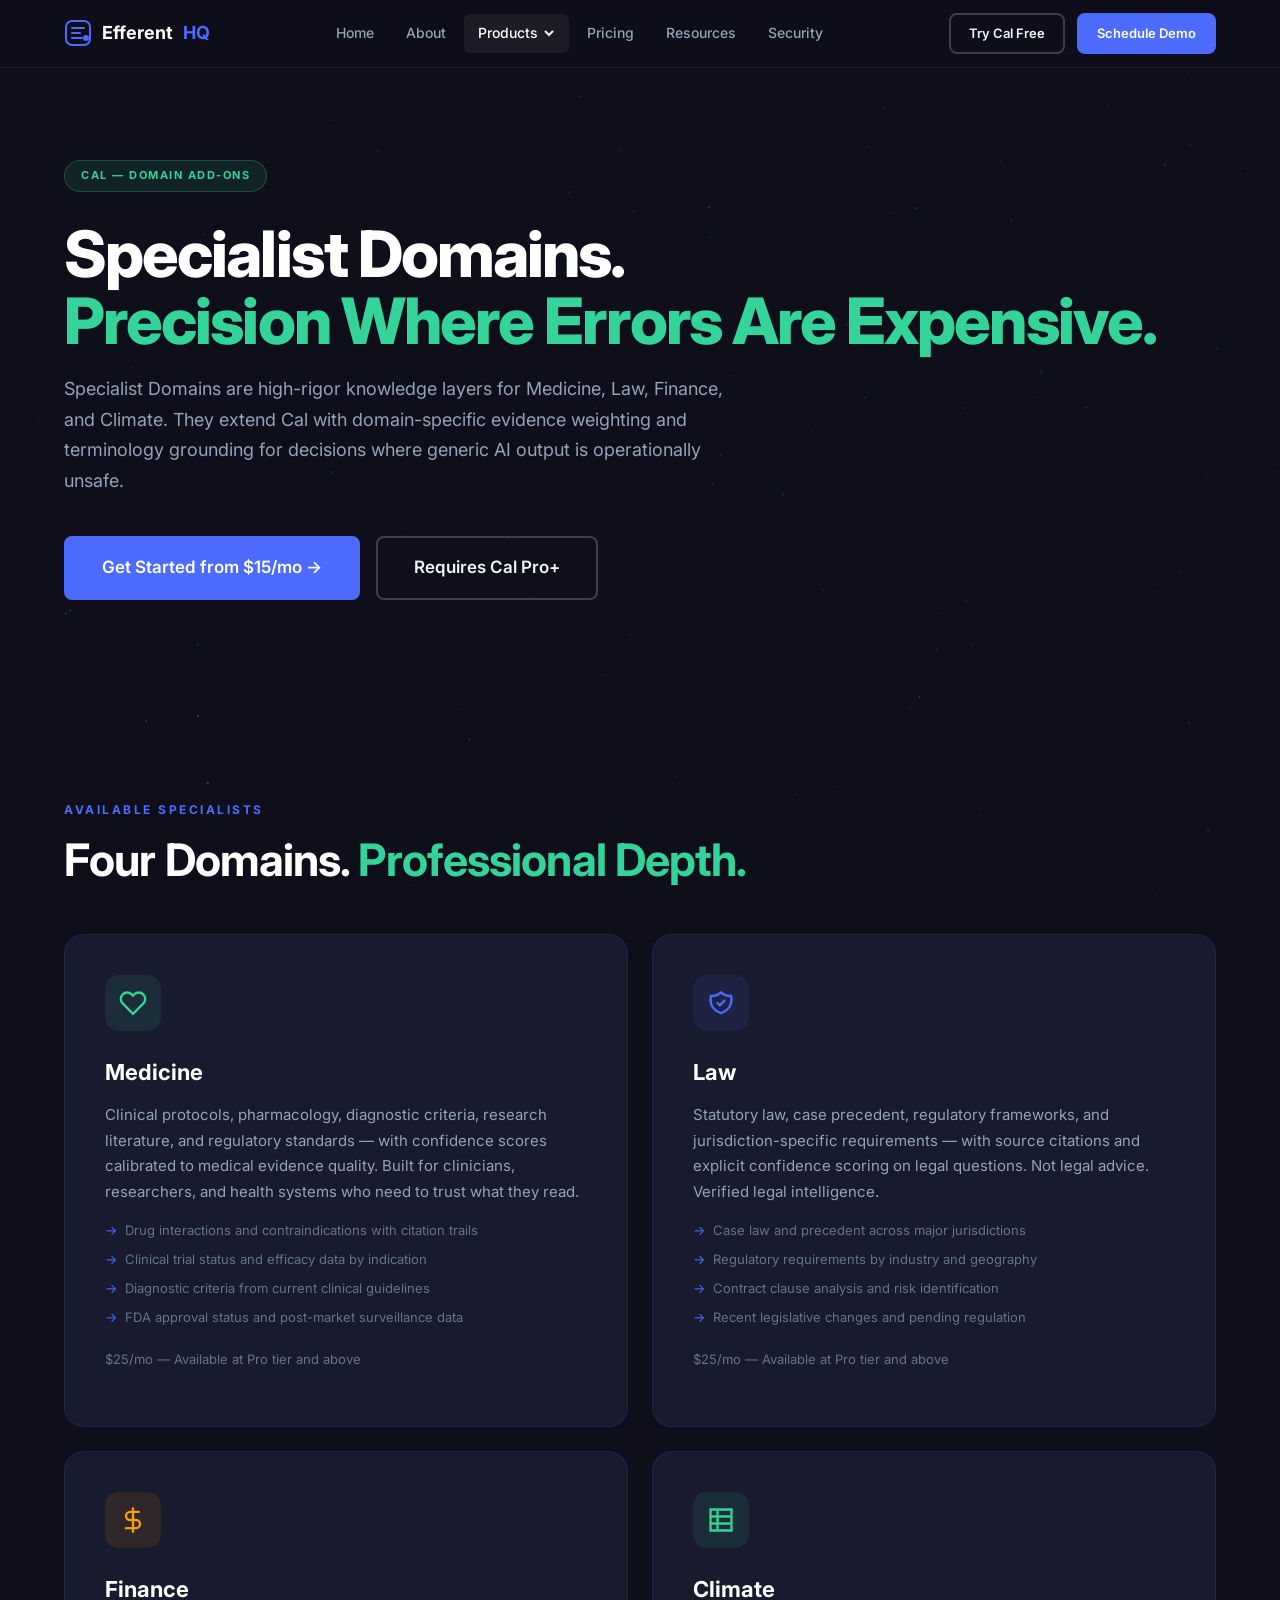
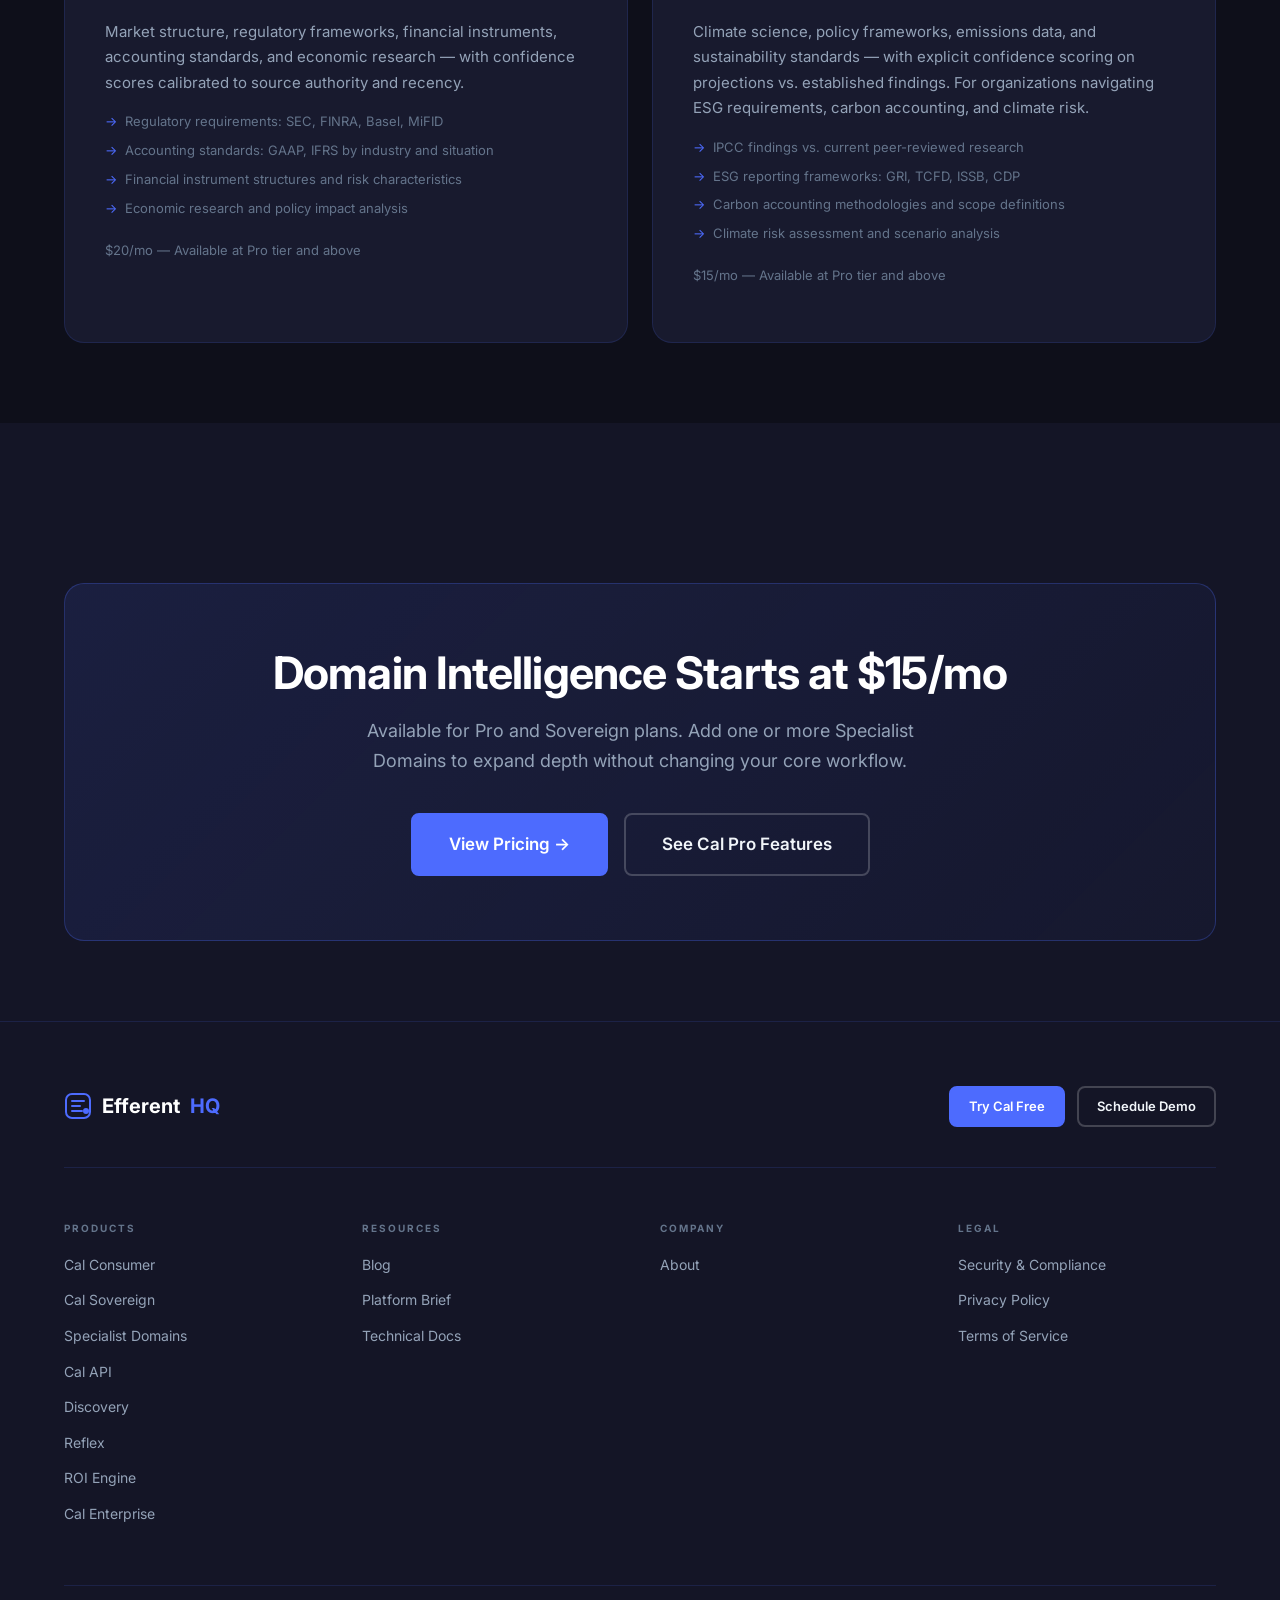
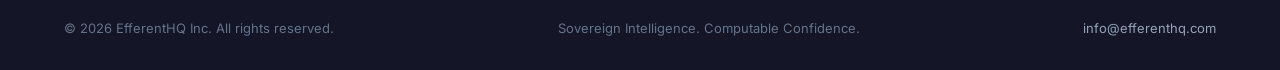
<file: products/specialists.html>
<!DOCTYPE html>
<html lang="en">
<head>
  <meta charset="UTF-8"><meta name="viewport" content="width=device-width, initial-scale=1.0">
  <title>Specialist Domains — EfferentHQ</title>
  <meta name="description" content="Cal Specialists are domain-specific intelligence add-ons for Medicine, Law, Finance, and Climate. Expert-level depth for fields where getting it wrong has real consequences.">
  <link rel="preconnect" href="https://fonts.googleapis.com"><link rel="preconnect" href="https://fonts.gstatic.com" crossorigin>
  <link href="https://fonts.googleapis.com/css2?family=Inter:wght@300;400;500;600;700;800&display=swap" rel="stylesheet">
  <link rel="stylesheet" href="../style.css">
  <style>
    .domain-grid { display:grid; grid-template-columns:repeat(2,1fr); gap:24px; }
    .domain-card { background:var(--bg-card); border:1px solid var(--border-subtle); border-radius:var(--radius-xl); padding:40px; transition:var(--transition); }
    .domain-card:hover { border-color:var(--border-medium); transform:translateY(-2px); box-shadow:var(--shadow-lg); }
    .domain-icon { width:56px; height:56px; border-radius:14px; display:flex; align-items:center; justify-content:center; margin-bottom:24px; }
    .domain-card h3 { font-size:22px; font-weight:700; color:var(--white); margin-bottom:12px; }
    .domain-card p { font-size:15px; color:var(--text-secondary); line-height:1.7; margin-bottom:16px; }
    .domain-examples { list-style:none; display:flex; flex-direction:column; gap:8px; }
    .domain-examples li { font-size:13px; color:var(--text-muted); display:flex; gap:8px; align-items:flex-start; }
    .domain-examples li::before { content:'→'; color:var(--blue); flex-shrink:0; }
    @media (max-width:768px) { .domain-grid { grid-template-columns:1fr; } }
  </style>
</head>
<body>
<nav class="nav">
  <div class="nav-inner">
    <a href="../index.html" class="nav-logo"><svg viewBox="0 0 28 28" fill="none"><rect x="2" y="2" width="24" height="24" rx="6" stroke="#4D6BFE" stroke-width="2"/><path d="M8 9h12M8 14h8M8 19h10" stroke="#4D6BFE" stroke-width="2" stroke-linecap="round"/><circle cx="22" cy="19" r="3" fill="#4D6BFE"/></svg>Efferent<span class="hq">HQ</span></a>
    <ul class="nav-links" id="navLinks">
      <li><a href="../index.html">Home</a></li><li><a href="../about.html">About</a></li>
      <li class="nav-dropdown"><a href="index.html" class="active">Products<svg class="chevron" viewBox="0 0 12 12" fill="none" stroke="currentColor" stroke-width="2"><path d="M2 4l4 4 4-4"/></svg></a>
        <div class="dropdown-menu">
          <div class="dropdown-section"><div class="dropdown-section-label">Cal — Sovereign Intelligence</div>
            <a href="cal-consumer.html" class="dropdown-item"><strong>Cal Consumer</strong><span>Verified answers</span></a>
            <a href="cal-sovereign.html" class="dropdown-item"><strong>Cal Sovereign</strong><span>Air-gapped deployment for privacy-critical teams</span></a>
            <a href="specialists.html" class="dropdown-item"><strong>Specialist Domains</strong><span>Deep knowledge layers for regulated industries</span></a>
            <a href="cal-api.html" class="dropdown-item"><strong>Cal API</strong><span>Developer platform — embed Cal in your product</span></a>
          </div>
          <div class="dropdown-divider"></div>
          <div class="dropdown-section"><div class="dropdown-section-label">Cal Lattice Platform</div>
            <a href="discovery.html" class="dropdown-item"><strong>Discovery</strong><span>See your entire data estate as a single navigable map</span></a>
            <a href="reflex.html" class="dropdown-item"><strong>Reflex</strong><span>Real-time business intelligence and signal detection</span></a>
            <a href="roi-engine.html" class="dropdown-item"><strong>ROI Engine</strong><span>Outcome tracking & decision attribution</span></a>
            <a href="cal-enterprise.html" class="dropdown-item"><strong>Cal Enterprise</strong><span>Full stack: Discovery + Reflex + ROI Engine</span></a>
          </div>
        </div>
      </li>
      <li><a href="../pricing.html">Pricing</a></li><li><a href="../resources.html">Resources</a></li><li><a href="../security.html">Security</a></li>
    </ul>
    <div class="nav-actions">
      <a href="../pricing.html" class="btn btn-outline btn-sm">Try Cal Free</a>
      <a href="../index.html#contact" class="btn btn-primary btn-sm">Schedule Demo</a>
      <button class="nav-mobile-btn" onclick="toggleMobileNav()"><svg width="22" height="22" viewBox="0 0 24 24" fill="none" stroke="currentColor" stroke-width="2" stroke-linecap="round"><path d="M3 12h18M3 6h18M3 18h18"/></svg></button>
    </div>
  </div>
</nav>

<section class="page-hero" style="padding-bottom:120px;">
  <canvas id="spec-canvas"></canvas>
  <div class="container page-hero-content">
    <div style="display:inline-flex;align-items:center;gap:8px;background:rgba(52,211,153,0.1);border:1px solid rgba(52,211,153,0.25);border-radius:100px;padding:6px 16px;margin-bottom:28px;">
      <span style="font-size:11px;font-weight:700;color:var(--green);letter-spacing:1.5px;text-transform:uppercase;">Cal — Domain Add-Ons</span>
    </div>
    <h1 class="headline-xl" style="margin-bottom:20px;">Specialist Domains.<br><span class="text-green">Precision Where Errors Are Expensive.</span></h1>
    <p class="body-lg" style="max-width:680px;margin-bottom:40px;">Specialist Domains are high-rigor knowledge layers for Medicine, Law, Finance, and Climate. They extend Cal with domain-specific evidence weighting and terminology grounding for decisions where generic AI output is operationally unsafe.</p>
    <div style="display:flex;gap:16px;flex-wrap:wrap;">
      <a href="../pricing.html" class="btn btn-primary btn-lg">Get Started from $15/mo →</a>
      <a href="cal-consumer.html" class="btn btn-outline btn-lg">Requires Cal Pro+</a>
    </div>
  </div>
</section>

<section class="section">
  <div class="container">
    <p class="eyebrow">Available Specialists</p>
    <h2 class="headline-lg" style="margin-bottom:48px;">Four Domains. <span class="text-green">Professional Depth.</span></h2>
    <div class="domain-grid">
      <div class="domain-card">
        <div class="domain-icon" style="background:rgba(52,211,153,0.1);"><svg width="28" height="28" viewBox="0 0 24 24" fill="none" stroke="#34D399" stroke-width="2" stroke-linecap="round"><path d="M20.84 4.61a5.5 5.5 0 00-7.78 0L12 5.67l-1.06-1.06a5.5 5.5 0 00-7.78 7.78l1.06 1.06L12 21.23l7.78-7.78 1.06-1.06a5.5 5.5 0 000-7.78z"/></svg></div>
        <h3>Medicine</h3>
        <p>Clinical protocols, pharmacology, diagnostic criteria, research literature, and regulatory standards — with confidence scores calibrated to medical evidence quality. Built for clinicians, researchers, and health systems who need to trust what they read.</p>
        <ul class="domain-examples">
          <li>Drug interactions and contraindications with citation trails</li>
          <li>Clinical trial status and efficacy data by indication</li>
          <li>Diagnostic criteria from current clinical guidelines</li>
          <li>FDA approval status and post-market surveillance data</li>
        </ul>
        <p style="margin-top:20px;font-size:13px;color:var(--text-muted);">$25/mo — Available at Pro tier and above</p>
      </div>
      <div class="domain-card">
        <div class="domain-icon" style="background:rgba(77,107,254,0.1);"><svg width="28" height="28" viewBox="0 0 24 24" fill="none" stroke="#4D6BFE" stroke-width="2" stroke-linecap="round"><path d="M9 12l2 2 4-4m5.618-4.016A11.955 11.955 0 0112 2.944a11.955 11.955 0 01-8.618 3.04A12.02 12.02 0 003 9c0 5.591 3.824 10.29 9 11.622 5.176-1.332 9-6.03 9-11.622 0-1.042-.133-2.052-.382-3.016z"/></svg></div>
        <h3>Law</h3>
        <p>Statutory law, case precedent, regulatory frameworks, and jurisdiction-specific requirements — with source citations and explicit confidence scoring on legal questions. Not legal advice. Verified legal intelligence.</p>
        <ul class="domain-examples">
          <li>Case law and precedent across major jurisdictions</li>
          <li>Regulatory requirements by industry and geography</li>
          <li>Contract clause analysis and risk identification</li>
          <li>Recent legislative changes and pending regulation</li>
        </ul>
        <p style="margin-top:20px;font-size:13px;color:var(--text-muted);">$25/mo — Available at Pro tier and above</p>
      </div>
      <div class="domain-card">
        <div class="domain-icon" style="background:rgba(245,158,11,0.1);"><svg width="28" height="28" viewBox="0 0 24 24" fill="none" stroke="#F59E0B" stroke-width="2" stroke-linecap="round"><path d="M12 2v20M17 5H9.5a3.5 3.5 0 000 7h5a3.5 3.5 0 010 7H6"/></svg></div>
        <h3>Finance</h3>
        <p>Market structure, regulatory frameworks, financial instruments, accounting standards, and economic research — with confidence scores calibrated to source authority and recency.</p>
        <ul class="domain-examples">
          <li>Regulatory requirements: SEC, FINRA, Basel, MiFID</li>
          <li>Accounting standards: GAAP, IFRS by industry and situation</li>
          <li>Financial instrument structures and risk characteristics</li>
          <li>Economic research and policy impact analysis</li>
        </ul>
        <p style="margin-top:20px;font-size:13px;color:var(--text-muted);">$20/mo — Available at Pro tier and above</p>
      </div>
      <div class="domain-card">
        <div class="domain-icon" style="background:rgba(52,211,153,0.1);"><svg width="28" height="28" viewBox="0 0 24 24" fill="none" stroke="#34D399" stroke-width="2" stroke-linecap="round"><path d="M3 3h18v18H3zM3 9h18M3 15h18M9 3v18"/></svg></div>
        <h3>Climate</h3>
        <p>Climate science, policy frameworks, emissions data, and sustainability standards — with explicit confidence scoring on projections vs. established findings. For organizations navigating ESG requirements, carbon accounting, and climate risk.</p>
        <ul class="domain-examples">
          <li>IPCC findings vs. current peer-reviewed research</li>
          <li>ESG reporting frameworks: GRI, TCFD, ISSB, CDP</li>
          <li>Carbon accounting methodologies and scope definitions</li>
          <li>Climate risk assessment and scenario analysis</li>
        </ul>
        <p style="margin-top:20px;font-size:13px;color:var(--text-muted);">$15/mo — Available at Pro tier and above</p>
      </div>
    </div>
  </div>
</section>

<section class="section" style="background:var(--bg-secondary);">
  <div class="container">
    <div class="cta-banner">
      <h2 class="headline-lg">Domain Intelligence Starts at $15/mo</h2>
      <p class="body-lg">Available for Pro and Sovereign plans. Add one or more Specialist Domains to expand depth without changing your core workflow.</p>
      <div class="cta-banner-actions">
        <a href="../pricing.html" class="btn btn-primary btn-lg">View Pricing →</a>
        <a href="cal-consumer.html" class="btn btn-outline btn-lg">See Cal Pro Features</a>
      </div>
    </div>
  </div>
</section>

<footer class="site-footer">
  <div class="container">
    <div class="footer-top"><a href="../index.html" class="nav-logo" style="font-size:20px;"><svg viewBox="0 0 28 28" fill="none"><rect x="2" y="2" width="24" height="24" rx="6" stroke="#4D6BFE" stroke-width="2"/><path d="M8 9h12M8 14h8M8 19h10" stroke="#4D6BFE" stroke-width="2" stroke-linecap="round"/><circle cx="22" cy="19" r="3" fill="#4D6BFE"/></svg>Efferent<span class="hq">HQ</span></a>
      <div style="display:flex;gap:12px;"><a href="../pricing.html" class="btn btn-primary btn-sm">Try Cal Free</a><a href="../index.html#contact" class="btn btn-outline btn-sm">Schedule Demo</a></div>
    </div>
    <div class="footer-columns">
      <div class="footer-col"><h5>Products</h5><ul><li><a href="cal-consumer.html">Cal Consumer</a></li><li><a href="cal-sovereign.html">Cal Sovereign</a></li><li><a href="specialists.html">Specialist Domains</a></li><li><a href="cal-api.html">Cal API</a></li><li><a href="discovery.html">Discovery</a></li><li><a href="reflex.html">Reflex</a></li><li><a href="roi-engine.html">ROI Engine</a></li><li><a href="cal-enterprise.html">Cal Enterprise</a></li></ul></div>
      <div class="footer-col"><h5>Resources</h5><ul><li><a href="../resources.html">Blog</a></li><li><a href="../resources.html">Platform Brief</a></li><li><a href="../resources.html">Technical Docs</a></li></ul></div>
      <div class="footer-col"><h5>Company</h5><ul><li><a href="../about.html">About</a></li></ul></div>
      <div class="footer-col"><h5>Legal</h5><ul><li><a href="../security.html">Security &amp; Compliance</a></li><li><a href="#">Privacy Policy</a></li><li><a href="#">Terms of Service</a></li></ul></div>
    </div>
    <div class="footer-bottom"><p>© 2026 EfferentHQ Inc. All rights reserved.</p><p>Sovereign Intelligence. Computable Confidence.</p><p><a href="mailto:info@efferenthq.com" style="color:var(--text-secondary);text-decoration:none;">info@efferenthq.com</a></p></div>
  </div>
</footer>
<script src="../particles.js"></script>
<script>document.addEventListener('DOMContentLoaded', () => { initParticles('spec-canvas', { count: 60, speed: 0.18, connectionDist: 110, maxOpacity: 0.38, color: '52,211,153' }); });</script>

<!-- Basic CTA tracking — replace GA_MEASUREMENT_ID with your GA4 ID -->
<script async src="https://www.googletagmanager.com/gtag/js?id=GA_MEASUREMENT_ID"></script>
<script>
  window.dataLayer = window.dataLayer || [];
  function gtag(){dataLayer.push(arguments);}
  gtag('js', new Date());
  gtag('config', 'GA_MEASUREMENT_ID');
  document.addEventListener('DOMContentLoaded', function() {
    document.querySelectorAll('a[href*="demo"], a[href*="trial"], a[href*="free"], button').forEach(function(el) {
      el.addEventListener('click', function() {
        gtag('event', 'cta_click', {
          'event_category': 'engagement',
          'event_label': (el.textContent || '').trim().substring(0, 50),
          'page_location': window.location.pathname
        });
      });
    });
  });
</script>
</body>
</html>
</file>
<file: style.css>
/* ============================
   BASE RESET & TOKENS
   ============================ */
*, *::before, *::after { margin: 0; padding: 0; box-sizing: border-box; }

:root {
  --bg-primary: #0E0F1A;
  --bg-secondary: #141526;
  --bg-card: #181A2E;
  --bg-card-hover: #1E2040;
  --border-subtle: rgba(77, 107, 254, 0.15);
  --border-medium: rgba(77, 107, 254, 0.28);
  --blue: #4D6BFE;
  --blue-glow: rgba(77, 107, 254, 0.3);
  --blue-light: #7B93FF;
  --green: #34D399;
  --green-dark: #059669;
  --gold: #F59E0B;
  --gold-light: #FBBF24;
  --white: #FFFFFF;
  --text-primary: #F1F5F9;
  --text-secondary: #94A3B8;
  --text-muted: #64748B;
  --radius-sm: 6px;
  --radius-md: 10px;
  --radius-lg: 16px;
  --radius-xl: 20px;
  --font: 'Inter', -apple-system, BlinkMacSystemFont, sans-serif;
  --shadow-card: 0 1px 3px rgba(0,0,0,0.3), 0 1px 2px rgba(0,0,0,0.2);
  --shadow-lg: 0 10px 40px rgba(0,0,0,0.4);
  --transition: 0.2s ease;
}

html { scroll-behavior: smooth; }
body {
  font-family: var(--font);
  background: var(--bg-primary);
  color: var(--text-primary);
  line-height: 1.6;
  -webkit-font-smoothing: antialiased;
  -moz-osx-font-smoothing: grayscale;
}
a { color: var(--blue); text-decoration: none; }
a:hover { color: var(--blue-light); }
img { max-width: 100%; display: block; }

/* ============================
   LAYOUT
   ============================ */
.container { max-width: 1200px; margin: 0 auto; padding: 0 24px; }
.container-wide { max-width: 1320px; margin: 0 auto; padding: 0 24px; }
.section { padding: 80px 0; }
.section-lg { padding: 100px 0; }

/* ============================
   TYPOGRAPHY
   ============================ */
.eyebrow {
  font-size: 12px;
  font-weight: 700;
  letter-spacing: 2.5px;
  text-transform: uppercase;
  color: var(--blue);
  margin-bottom: 16px;
}
.headline-xl {
  font-size: clamp(36px, 5vw, 72px);
  font-weight: 800;
  line-height: 1.05;
  letter-spacing: -0.03em;
  color: var(--white);
}
.headline-lg {
  font-size: clamp(28px, 3.5vw, 48px);
  font-weight: 700;
  line-height: 1.15;
  letter-spacing: -0.02em;
  color: var(--white);
}
.headline-md {
  font-size: clamp(22px, 2.5vw, 32px);
  font-weight: 700;
  line-height: 1.2;
  letter-spacing: -0.015em;
  color: var(--white);
}
.headline-sm {
  font-size: clamp(18px, 2vw, 24px);
  font-weight: 600;
  line-height: 1.25;
  color: var(--white);
}
.text-blue { color: var(--blue); }
.text-green { color: var(--green); }
.text-gold { color: var(--gold); }
.body-lg { font-size: 18px; color: var(--text-secondary); line-height: 1.7; }
.body-md { font-size: 16px; color: var(--text-secondary); line-height: 1.6; }
.body-sm { font-size: 14px; color: var(--text-muted); line-height: 1.5; }

/* ============================
   BUTTONS
   ============================ */
.btn {
  display: inline-flex;
  align-items: center;
  gap: 8px;
  padding: 12px 28px;
  border-radius: 8px;
  font-size: 15px;
  font-weight: 600;
  cursor: pointer;
  transition: var(--transition);
  border: 2px solid transparent;
  text-decoration: none;
  font-family: var(--font);
}
.btn-primary { background: var(--blue); color: #fff; border-color: var(--blue); }
.btn-primary:hover {
  background: #3a56e8; border-color: #3a56e8; color: #fff;
  transform: translateY(-1px); box-shadow: 0 6px 24px var(--blue-glow);
}
.btn-outline {
  background: transparent; color: var(--text-primary);
  border-color: rgba(255,255,255,0.2);
}
.btn-outline:hover {
  border-color: rgba(255,255,255,0.45); color: #fff;
  background: rgba(255,255,255,0.05);
}
.btn-green { background: var(--green); color: #0E0F1A; border-color: var(--green); font-weight: 700; }
.btn-green:hover { background: #2bb884; color: #0E0F1A; transform: translateY(-1px); }
.btn-sm { padding: 8px 18px; font-size: 13px; }
.btn-lg { padding: 16px 36px; font-size: 17px; }

/* ============================
   NAVIGATION
   ============================ */
.nav {
  position: fixed;
  top: 0; left: 0; right: 0;
  z-index: 100;
  background: rgba(14, 15, 26, 0.88);
  backdrop-filter: blur(24px);
  -webkit-backdrop-filter: blur(24px);
  border-bottom: 1px solid var(--border-subtle);
  height: 68px;
  transition: background 0.3s;
}
.nav-inner {
  max-width: 1200px;
  margin: 0 auto;
  padding: 0 24px;
  height: 100%;
  display: flex;
  align-items: center;
  justify-content: space-between;
}
.nav-logo {
  display: flex;
  align-items: center;
  gap: 10px;
  font-size: 18px;
  font-weight: 700;
  color: var(--white);
  text-decoration: none;
}
.nav-logo svg { width: 28px; height: 28px; flex-shrink: 0; }
.nav-logo .hq { color: var(--blue); }
.nav-links {
  display: flex;
  align-items: center;
  gap: 4px;
  list-style: none;
}
.nav-links > li > a {
  padding: 8px 14px;
  color: var(--text-secondary);
  font-size: 14px;
  font-weight: 500;
  border-radius: var(--radius-sm);
  transition: var(--transition);
  text-decoration: none;
  display: flex;
  align-items: center;
  gap: 5px;
}
.nav-links > li > a:hover, .nav-links > li > a.active { color: var(--white); background: rgba(255,255,255,0.06); }
.nav-actions { display: flex; align-items: center; gap: 12px; }
.nav-mobile-btn {
  display: none; background: none; border: none;
  color: var(--white); cursor: pointer; padding: 8px; border-radius: 6px;
}
.nav-mobile-btn:hover { background: rgba(255,255,255,0.08); }

/* Dropdown */
.nav-dropdown { position: relative; }
.dropdown-menu {
  position: absolute;
  top: calc(100% + 14px);
  left: 50%;
  transform: translateX(-50%) translateY(-8px);
  background: var(--bg-card);
  border: 1px solid var(--border-medium);
  border-radius: var(--radius-lg);
  padding: 8px;
  min-width: 360px;
  box-shadow: 0 20px 60px rgba(0,0,0,0.5);
  opacity: 0;
  visibility: hidden;
  transition: opacity 0.18s, visibility 0.18s, transform 0.18s;
}
.nav-dropdown:hover .dropdown-menu {
  opacity: 1; visibility: visible;
  transform: translateX(-50%) translateY(0);
}
.dropdown-section { padding: 6px 4px 2px; }
.dropdown-section-label {
  font-size: 10px; font-weight: 700; letter-spacing: 2px;
  text-transform: uppercase; color: var(--text-muted);
  padding: 4px 12px 8px;
}
.dropdown-item {
  display: block; padding: 10px 12px;
  border-radius: var(--radius-sm);
  color: var(--text-secondary) !important;
  transition: var(--transition); text-decoration: none !important;
}
.dropdown-item:hover { background: rgba(77,107,254,0.1) !important; color: var(--white) !important; }
.dropdown-item strong { display: block; color: var(--text-primary); font-size: 14px; margin-bottom: 2px; }
.dropdown-item span { font-size: 12px; color: var(--text-muted); }
.dropdown-divider { height: 1px; background: var(--border-subtle); margin: 6px 0; }

/* Chevron */
.chevron {
  width: 12px; height: 12px; flex-shrink: 0;
  transition: transform 0.2s;
}
.nav-dropdown:hover .chevron { transform: rotate(180deg); }

/* ============================
   HERO
   ============================ */
.hero {
  position: relative;
  min-height: 100vh;
  display: flex;
  flex-direction: column;
  align-items: center;
  justify-content: center;
  text-align: center;
  overflow: hidden;
  background: var(--bg-primary);
}
.hero canvas {
  position: absolute;
  inset: 0;
  width: 100%;
  height: 100%;
}

/* ── Floating space objects ── */
.space-objects { position: absolute; inset: 0; z-index: 1; overflow: hidden; pointer-events: none; }
.space-obj { position: absolute; }

/* Planets & moon */
.planet-1 {
  width: 140px; top: 4%; left: 4%;
  opacity: 0.65;
  animation: bob-y 14s ease-in-out infinite, drift-orbit 100s linear infinite;
}
.planet-2 {
  width: 70px; bottom: 12%; right: 6%;
  opacity: 0.55;
  animation: bob-y 10s ease-in-out infinite 3s, drift-orbit-r 90s linear infinite;
}
.moon {
  width: 32px; top: 14%; right: 14%;
  opacity: 0.5;
  animation: bob-y 8s ease-in-out infinite 1s, drift-orbit 70s linear infinite;
}

/* Asteroids */
.ast-1 {
  width: 26px; top: 20%; left: 28%;
  opacity: 0.5;
  animation: tumble 22s linear infinite, bob-y 9s ease-in-out infinite, drift-orbit 65s linear infinite;
}
.ast-2 {
  width: 20px; top: 55%; left: 8%;
  opacity: 0.45;
  animation: tumble 18s linear infinite reverse, bob-y 7s ease-in-out infinite 2s, drift-orbit-r 55s linear infinite;
}
.ast-3 {
  width: 16px; top: 35%; right: 5%;
  opacity: 0.4;
  animation: tumble 28s linear infinite, bob-y 11s ease-in-out infinite 4s, drift-orbit 80s linear infinite;
}
.ast-4 {
  width: 14px; bottom: 22%; left: 20%;
  opacity: 0.4;
  animation: tumble 16s linear infinite reverse, bob-y 6s ease-in-out infinite 1s;
}
.ast-5 {
  width: 18px; bottom: 8%; right: 28%;
  opacity: 0.35;
  animation: tumble 24s linear infinite, bob-y 8s ease-in-out infinite 5s, drift-orbit-r 70s linear infinite;
}
.ast-6 {
  width: 12px; top: 70%; left: 42%;
  opacity: 0.35;
  animation: tumble 14s linear infinite reverse, bob-y 5s ease-in-out infinite 2s;
}

/* Spaceships */
.ship-1 {
  width: 64px; top: 26%; right: 10%;
  opacity: 0.7;
  animation: cruise-1 40s ease-in-out infinite, bob-y 6s ease-in-out infinite;
}
.ship-2 {
  width: 48px; bottom: 28%; left: 6%;
  opacity: 0.6;
  animation: cruise-2 50s ease-in-out infinite, bob-y 5s ease-in-out infinite 2s;
}
.ship-3 {
  width: 30px; top: 50%; left: 70%;
  opacity: 0.45;
  animation: cruise-3 35s ease-in-out infinite, bob-y 4s ease-in-out infinite 1s;
}

@keyframes bob-y {
  0%, 100% { margin-top: 0; }
  50% { margin-top: -16px; }
}
@keyframes tumble {
  0% { rotate: 0deg; }
  100% { rotate: 360deg; }
}
@keyframes drift-orbit {
  0% { transform: translate(0, 0); }
  25% { transform: translate(20px, -8px); }
  50% { transform: translate(40px, 4px); }
  75% { transform: translate(20px, 12px); }
  100% { transform: translate(0, 0); }
}
@keyframes drift-orbit-r {
  0% { transform: translate(0, 0); }
  25% { transform: translate(-18px, 10px); }
  50% { transform: translate(-36px, -6px); }
  75% { transform: translate(-18px, -14px); }
  100% { transform: translate(0, 0); }
}
@keyframes cruise-1 {
  0% { transform: translate(0, 0); }
  20% { transform: translate(-100px, -20px); }
  50% { transform: translate(-220px, 10px); }
  80% { transform: translate(-100px, 25px); }
  100% { transform: translate(0, 0); }
}
@keyframes cruise-2 {
  0% { transform: translate(0, 0); }
  25% { transform: translate(120px, -15px); }
  50% { transform: translate(250px, 12px); }
  75% { transform: translate(120px, 20px); }
  100% { transform: translate(0, 0); }
}
@keyframes cruise-3 {
  0% { transform: translate(0, 0); }
  30% { transform: translate(-80px, -25px); }
  60% { transform: translate(-160px, 8px); }
  100% { transform: translate(0, 0); }
}
.hero-content {
  position: relative;
  z-index: 2;
  max-width: 880px;
  margin: 0 auto;
  padding: 120px 24px 0;
}
.hero-eyebrow {
  display: inline-flex;
  align-items: center;
  gap: 8px;
  background: rgba(77, 107, 254, 0.1);
  border: 1px solid var(--border-medium);
  border-radius: 100px;
  padding: 5px 14px;
  font-size: 11px;
  font-weight: 700;
  color: var(--blue-light);
  letter-spacing: 1.5px;
  text-transform: uppercase;
  margin-bottom: 32px;
}
.hero-eyebrow-dot {
  width: 6px; height: 6px;
  background: var(--green);
  border-radius: 50%;
  animation: pulse 2s infinite;
}
@keyframes pulse {
  0%, 100% { opacity: 1; }
  50% { opacity: 0.4; }
}
.hero-title {
  font-size: clamp(40px, 4.8vw, 64px);
  font-weight: 700;
  line-height: 1.1;
  letter-spacing: -0.03em;
  color: var(--white);
  margin-bottom: 24px;
}
.hero-title .blue-line { color: var(--blue); }
.hero-subtitle {
  font-size: clamp(15px, 1.5vw, 18px);
  color: var(--text-secondary);
  line-height: 1.75;
  max-width: 640px;
  margin: 0 auto 44px;
}
.hero-ctas {
  display: flex;
  gap: 16px;
  justify-content: center;
  flex-wrap: wrap;
  margin-bottom: 64px;
}

/* ============================
   FEATURE STRIP
   ============================ */
.feature-strip {
  position: relative;
  z-index: 2;
  background: rgba(20, 21, 38, 0.92);
  border-top: 1px solid rgba(77,107,254,0.12);
  border-bottom: 1px solid rgba(77,107,254,0.12);
}
.feature-strip-inner {
  max-width: 1200px;
  margin: 0 auto;
  padding: 0 24px;
  display: grid;
  grid-template-columns: repeat(4, 1fr);
}
.feature-strip-2col {
  grid-template-columns: repeat(2, 1fr);
  max-width: 960px;
}
.feature-strip-item {
  padding: 28px 32px;
  border-right: 1px solid rgba(77,107,254,0.1);
  transition: var(--transition);
  position: relative;
}
.feature-strip-item::before {
  content: '';
  position: absolute;
  top: 0; left: 0; right: 0;
  height: 2px;
  background: linear-gradient(90deg, transparent, var(--blue), transparent);
  opacity: 0;
  transition: opacity 0.3s;
}
.feature-strip-item:hover::before { opacity: 0.6; }
.feature-strip-item:last-child { border-right: none; }
.feature-strip-item:hover { background: rgba(77,107,254,0.05); }
.feature-strip-item h4 {
  font-size: 13px; font-weight: 700;
  color: var(--white); margin-bottom: 8px;
  display: flex; align-items: center; gap: 8px;
}
.feature-strip-item h4::before {
  content: '';
  width: 5px; height: 5px;
  background: var(--blue);
  border-radius: 50%;
  flex-shrink: 0;
  box-shadow: 0 0 6px var(--blue-glow);
}
.feature-strip-item p { font-size: 13px; color: var(--text-muted); line-height: 1.65; }

/* ============================
   METRICS BAR
   ============================ */
.metrics-bar {
  display: grid;
  grid-template-columns: repeat(4, 1fr);
  gap: 24px;
  background: var(--bg-card);
  border: 1px solid var(--border-subtle);
  border-radius: var(--radius-xl);
  padding: 40px 32px;
  text-align: center;
}
.metric-number {
  font-size: clamp(32px, 4vw, 48px);
  font-weight: 800;
  letter-spacing: -0.03em;
  line-height: 1;
  margin-bottom: 8px;
}
.metric-label {
  font-size: 13px;
  color: var(--text-muted);
  line-height: 1.4;
}
@media (max-width: 768px) {
  .metrics-bar { grid-template-columns: repeat(2, 1fr); gap: 32px 16px; }
}
@media (max-width: 480px) {
  .metrics-bar { grid-template-columns: 1fr; gap: 24px; }
}

/* ============================
   PIPELINE DIAGRAM
   ============================ */
.pipeline {
  display: flex;
  align-items: flex-start;
  justify-content: center;
  gap: 0;
}
.pipeline-stage {
  flex: 1;
  max-width: 200px;
  text-align: center;
  background: var(--bg-card);
  border: 1px solid var(--border-subtle);
  border-radius: var(--radius-lg);
  padding: 28px 16px 24px;
  transition: var(--transition);
}
.pipeline-stage:hover {
  border-color: var(--border-medium);
  transform: translateY(-2px);
  box-shadow: var(--shadow-lg);
}
.pipeline-icon {
  width: 48px; height: 48px;
  background: rgba(77,107,254,0.08);
  border-radius: 12px;
  display: flex; align-items: center; justify-content: center;
  margin: 0 auto 14px;
}
.pipeline-stage h4 {
  font-size: 13px; font-weight: 700;
  color: var(--white);
  margin-bottom: 6px;
}
.pipeline-stage p {
  font-size: 12px;
  color: var(--text-muted);
  line-height: 1.5;
}
.pipeline-arrow {
  display: flex; align-items: center; justify-content: center;
  padding: 0 6px;
  margin-top: 40px;
  flex-shrink: 0;
}
@media (max-width: 768px) {
  .pipeline {
    flex-direction: column;
    align-items: center;
    gap: 0;
  }
  .pipeline-stage { max-width: 100%; width: 100%; }
  .pipeline-arrow {
    margin-top: 0;
    padding: 8px 0;
    transform: rotate(90deg);
  }
}

/* ============================
   CARDS
   ============================ */
.card {
  background: var(--bg-card);
  border: 1px solid var(--border-subtle);
  border-radius: var(--radius-lg);
  padding: 32px;
  transition: var(--transition);
}
.card:hover {
  border-color: var(--border-medium);
  background: var(--bg-card-hover);
  transform: translateY(-2px);
  box-shadow: var(--shadow-lg);
}
.product-cards { display: grid; grid-template-columns: 1fr 1fr; gap: 24px; }

/* ============================
   WHAT IS CAL
   ============================ */
.what-is-cal-grid {
  display: grid;
  grid-template-columns: 1fr 1fr;
  gap: 80px;
  align-items: center;
}
.cal-visual {
  background: var(--bg-card);
  border: 1px solid var(--border-medium);
  border-radius: var(--radius-xl);
  padding: 32px;
}
.confidence-bar-wrap {
  background: rgba(52,211,153,0.15);
  border-radius: 4px;
  height: 6px;
  overflow: hidden;
  flex: 1;
}
.confidence-bar-fill {
  height: 100%;
  background: var(--green);
  border-radius: 4px;
}
.stat-box {
  flex: 1;
  background: var(--bg-primary);
  border: 1px solid var(--border-subtle);
  border-radius: 10px;
  padding: 16px;
  text-align: center;
}
.stat-box .label { font-size: 10px; color: var(--text-muted); text-transform: uppercase; letter-spacing: 1px; margin-bottom: 4px; }
.stat-box .value { font-size: 22px; font-weight: 800; }

/* ============================
   SPLIT SECTION
   ============================ */
.split-section {
  display: grid;
  grid-template-columns: 1fr 1fr;
  gap: 0;
  border: 1px solid var(--border-subtle);
  border-radius: var(--radius-xl);
  overflow: hidden;
}
.split-panel { padding: 56px 48px; }
.split-panel:first-child { border-right: 1px solid var(--border-subtle); }
.engine-row {
  display: flex;
  gap: 16px;
  align-items: flex-start;
  margin-bottom: 20px;
}
.engine-icon {
  width: 36px; height: 36px;
  border-radius: 8px;
  display: flex; align-items: center; justify-content: center;
  flex-shrink: 0;
}

/* ============================
   DIFFERENTIATORS
   ============================ */
.differentiators-grid {
  display: grid;
  grid-template-columns: 1fr 1fr;
  gap: 20px;
}
.diff-item {
  background: var(--bg-card);
  border: 1px solid var(--border-subtle);
  border-radius: var(--radius-xl);
  padding: 36px 32px;
  transition: var(--transition);
  position: relative;
  overflow: hidden;
}
.diff-item:hover {
  transform: translateY(-4px);
  box-shadow: var(--shadow-lg);
}
.diff-item.accent-blue:hover  { border-color: rgba(77,107,254,0.4); box-shadow: 0 8px 40px rgba(77,107,254,0.12); }
.diff-item.accent-green:hover { border-color: rgba(52,211,153,0.4); box-shadow: 0 8px 40px rgba(52,211,153,0.12); }
.diff-item.accent-gold:hover  { border-color: rgba(245,158,11,0.4); box-shadow: 0 8px 40px rgba(245,158,11,0.12); }
.diff-item.accent-purple:hover { border-color: rgba(168,85,247,0.4); box-shadow: 0 8px 40px rgba(168,85,247,0.12); }
.diff-accent-bar {
  position: absolute;
  top: 0; left: 0; right: 0;
  height: 3px;
  border-radius: 20px 20px 0 0;
}
.diff-icon {
  width: 48px; height: 48px;
  border-radius: 14px;
  display: flex; align-items: center; justify-content: center;
  margin-bottom: 20px;
  position: relative;
}
.diff-icon::after {
  content: '';
  position: absolute;
  inset: -4px;
  border-radius: 18px;
  opacity: 0;
  transition: opacity 0.3s;
}
.diff-item:hover .diff-icon::after { opacity: 1; }
.accent-blue .diff-icon::after  { box-shadow: 0 0 20px rgba(77,107,254,0.3); }
.accent-green .diff-icon::after { box-shadow: 0 0 20px rgba(52,211,153,0.3); }
.accent-gold .diff-icon::after  { box-shadow: 0 0 20px rgba(245,158,11,0.3); }
.accent-purple .diff-icon::after { box-shadow: 0 0 20px rgba(168,85,247,0.3); }
.diff-number {
  font-size: 11px; font-weight: 700;
  letter-spacing: 2px; text-transform: uppercase;
  margin-bottom: 8px;
}
.diff-item h3 { font-size: 20px; font-weight: 700; color: var(--white); margin-bottom: 12px; }
.diff-item > p { font-size: 14px; color: var(--text-secondary); line-height: 1.7; margin-bottom: 18px; }
.diff-tags {
  display: flex; flex-wrap: wrap; gap: 8px;
  padding-top: 16px;
  margin-top: 4px;
  border-top: 1px solid var(--border-subtle);
}
.diff-tag {
  font-size: 11px; font-weight: 600;
  letter-spacing: 0.4px;
  padding: 6px 14px;
  border-radius: 6px;
  line-height: 1.3;
}

/* ============================
   RESOURCE CARDS
   ============================ */
.resource-cards { display: grid; grid-template-columns: repeat(3, 1fr); gap: 24px; }
.resource-card {
  background: var(--bg-card);
  border: 1px solid var(--border-subtle);
  border-radius: var(--radius-lg);
  overflow: hidden;
  transition: var(--transition);
  cursor: pointer;
}
.resource-card:hover {
  border-color: var(--border-medium);
  transform: translateY(-3px);
  box-shadow: var(--shadow-lg);
}
.resource-card-img {
  height: 140px;
  display: flex;
  align-items: center;
  justify-content: center;
  background: linear-gradient(135deg, rgba(77,107,254,0.08), var(--bg-card-hover));
}
.resource-card-body { padding: 24px; }
.resource-tag {
  display: inline-block;
  font-size: 10px; font-weight: 700;
  letter-spacing: 1.5px; text-transform: uppercase;
  padding: 4px 10px; border-radius: 4px;
  margin-bottom: 12px;
  background: rgba(77,107,254,0.12); color: var(--blue-light);
}
.resource-tag.blog { background: rgba(52,211,153,0.12); color: var(--green); }
.resource-tag.product { background: rgba(245,158,11,0.12); color: var(--gold); }
.resource-tag.tech { background: rgba(168,85,247,0.12); color: #A855F7; }
.resource-card h4 { font-size: 16px; font-weight: 600; color: var(--white); margin-bottom: 8px; line-height: 1.4; }
.resource-card p.body-sm { margin-top: 4px; }
.resource-card .date { font-size: 12px; color: var(--text-muted); margin-top: 12px; }

/* ============================
   CONTACT FORM
   ============================ */
.contact-section {
  background: var(--bg-secondary);
  padding: 100px 0;
}
.contact-grid {
  display: grid;
  grid-template-columns: 1fr 1.2fr;
  gap: 80px;
  align-items: start;
}
.form-group { margin-bottom: 20px; }
.form-row { display: grid; grid-template-columns: 1fr 1fr; gap: 16px; }
.form-group label {
  display: block; font-size: 13px; font-weight: 500;
  color: var(--text-secondary); margin-bottom: 8px;
}
.form-group input,
.form-group select,
.form-group textarea {
  width: 100%;
  background: var(--bg-card);
  border: 1px solid var(--border-subtle);
  border-radius: var(--radius-md);
  padding: 12px 16px;
  font-size: 15px; color: var(--text-primary);
  font-family: var(--font);
  transition: var(--transition);
  outline: none;
  appearance: none;
}
.form-group input:focus,
.form-group select:focus,
.form-group textarea:focus {
  border-color: var(--blue);
  box-shadow: 0 0 0 3px var(--blue-glow);
}
.form-group input::placeholder,
.form-group textarea::placeholder { color: var(--text-muted); }
.form-group select { cursor: pointer; }
.form-group select option { background: var(--bg-card); }
.form-group textarea { resize: vertical; min-height: 120px; }
.contact-detail {
  display: flex; gap: 16px; align-items: center; margin-bottom: 24px;
}
.contact-icon {
  width: 44px; height: 44px;
  background: rgba(77,107,254,0.1);
  border-radius: 10px;
  display: flex; align-items: center; justify-content: center;
  flex-shrink: 0;
}

/* ============================
   FOOTER
   ============================ */
.site-footer {
  background: var(--bg-secondary);
  border-top: 1px solid var(--border-subtle);
  padding: 64px 0 32px;
}
.footer-top {
  display: flex; align-items: center;
  justify-content: space-between;
  margin-bottom: 52px;
  padding-bottom: 40px;
  border-bottom: 1px solid var(--border-subtle);
}
.footer-columns {
  display: grid;
  grid-template-columns: repeat(4, 1fr);
  gap: 40px;
  margin-bottom: 48px;
}
.footer-col h5 {
  font-size: 10px; font-weight: 700;
  letter-spacing: 2px; text-transform: uppercase;
  color: var(--text-muted); margin-bottom: 16px;
}
.footer-col ul { list-style: none; }
.footer-col ul li { margin-bottom: 10px; }
.footer-col ul li a { font-size: 14px; color: var(--text-secondary); transition: var(--transition); }
.footer-col ul li a:hover { color: var(--white); }
.footer-bottom {
  display: flex; align-items: center;
  justify-content: space-between;
  padding-top: 32px;
  border-top: 1px solid var(--border-subtle);
}
.footer-bottom p { font-size: 13px; color: var(--text-muted); }

/* ============================
   PRICING
   ============================ */
.pricing-tabs {
  display: flex; gap: 6px;
  justify-content: center;
  margin-bottom: 48px;
  background: var(--bg-card);
  border: 1px solid var(--border-subtle);
  border-radius: 12px;
  padding: 6px;
  width: fit-content;
  margin-left: auto; margin-right: auto;
}
.pricing-tab {
  padding: 10px 28px; border-radius: 8px;
  border: none; background: transparent;
  color: var(--text-secondary);
  font-size: 14px; font-weight: 600;
  cursor: pointer; transition: var(--transition);
  font-family: var(--font);
}
.pricing-tab.active { background: var(--blue); color: #fff; }
.pricing-panel { display: none; }
.pricing-panel.active { display: block; }
.pricing-grid { display: grid; grid-template-columns: repeat(4, 1fr); gap: 20px; }
.pricing-card {
  background: var(--bg-card);
  border: 1px solid var(--border-subtle);
  border-radius: var(--radius-lg);
  padding: 32px 28px;
  position: relative;
  transition: var(--transition);
}
.pricing-card:hover { border-color: var(--border-medium); transform: translateY(-3px); box-shadow: var(--shadow-lg); }
.pricing-card.popular { border-color: var(--blue); }
.pricing-card.sovereign { border-color: rgba(245,158,11,0.35); }
.popular-badge, .sovereign-badge {
  position: absolute;
  top: -12px; left: 50%;
  transform: translateX(-50%);
  padding: 4px 16px; border-radius: 100px;
  font-size: 11px; font-weight: 700;
  letter-spacing: 1px; white-space: nowrap;
}
.popular-badge { background: var(--blue); color: #fff; }
.sovereign-badge { background: var(--gold); color: #0E0F1A; }
.tier-name { font-size: 15px; font-weight: 700; color: var(--white); margin-bottom: 12px; }
.tier-price { margin-bottom: 16px; }
.tier-price .amount { font-size: 42px; font-weight: 800; color: var(--white); }
.tier-price .period { font-size: 14px; color: var(--text-muted); }
.tier-desc { font-size: 14px; color: var(--text-secondary); margin-bottom: 24px; line-height: 1.5; }
.features-list { list-style: none; margin-bottom: 28px; }
.features-list li {
  font-size: 14px; color: var(--text-secondary);
  padding: 7px 0;
  border-bottom: 1px solid var(--border-subtle);
  display: flex; align-items: flex-start; gap: 8px;
}
.features-list li:last-child { border-bottom: none; }
.features-list li::before { content: '✓'; color: var(--green); font-weight: 700; flex-shrink: 0; margin-top: 1px; }

/* Enterprise pricing */
.enterprise-pricing {
  display: grid; grid-template-columns: 1fr 1fr;
  gap: 60px; align-items: start;
  background: var(--bg-card);
  border: 1px solid var(--border-medium);
  border-radius: var(--radius-xl);
  padding: 56px;
}
.enterprise-mini-cards { display: grid; grid-template-columns: 1fr 1fr; gap: 16px; }
.mini-card {
  background: var(--bg-primary);
  border: 1px solid var(--border-subtle);
  border-radius: var(--radius-md);
  padding: 20px;
}
.mini-card h5 { font-size: 14px; font-weight: 700; color: var(--white); margin-bottom: 4px; }
.mini-card p { font-size: 13px; color: var(--text-muted); }

/* FAQ */
.faq-section { margin-top: 80px; }
.faq-item { border-bottom: 1px solid var(--border-subtle); }
.faq-question {
  width: 100%; background: none; border: none;
  color: var(--text-primary);
  font-size: 16px; font-weight: 500;
  padding: 22px 0; cursor: pointer;
  display: flex; justify-content: space-between;
  align-items: center; gap: 16px;
  font-family: var(--font); text-align: left;
  transition: color 0.2s;
}
.faq-question:hover { color: var(--white); }
.faq-icon { width: 20px; height: 20px; flex-shrink: 0; color: var(--blue); transition: transform 0.3s; }
.faq-answer { overflow: hidden; max-height: 0; transition: max-height 0.35s ease; }
.faq-answer-inner { padding: 0 0 24px; font-size: 15px; color: var(--text-secondary); line-height: 1.75; }
.faq-item.open .faq-icon { transform: rotate(45deg); }

/* ============================
   ABOUT PAGE
   ============================ */
.page-hero {
  padding: 160px 0 80px;
  position: relative;
  overflow: hidden;
  background: var(--bg-primary);
}
.page-hero canvas {
  position: absolute; inset: 0;
  width: 100%; height: 100%; opacity: 0.35;
}
.page-hero-content { position: relative; z-index: 2; }
.mission-grid {
  display: grid; grid-template-columns: 1fr 1fr;
  gap: 60px; margin-top: 64px;
}
.mission-block p { font-size: 18px; color: var(--text-secondary); line-height: 1.75; }

/* Use Cases */
.comparison-grid {
  display: grid;
  grid-template-columns: 1fr 1fr;
  gap: 24px;
}
.comparison-col {
  background: var(--bg-card);
  border: 1px solid var(--border-subtle);
  border-radius: var(--radius-xl);
  padding: 32px;
}
.comparison-old { opacity: 0.7; }
.comparison-cal { border-color: rgba(52,211,153,0.25); }
.comparison-row {
  padding: 14px 0;
  border-bottom: 1px solid var(--border-subtle);
}
.comparison-row:last-child { border-bottom: none; }
.comparison-label {
  font-size: 11px; font-weight: 700;
  letter-spacing: 1px; text-transform: uppercase;
  color: var(--text-muted);
  margin-bottom: 4px;
}
.comparison-row p:last-child {
  font-size: 14px; color: var(--text-secondary); line-height: 1.5;
}
.comparison-cal .comparison-row p:last-child { color: var(--white); }
@media (max-width: 768px) {
  .comparison-grid { grid-template-columns: 1fr; }
}

.use-case-grid { display: grid; grid-template-columns: repeat(3, 1fr); gap: 20px; }
.use-case-card {
  background: var(--bg-card);
  border: 1px solid var(--border-subtle);
  border-radius: var(--radius-lg);
  padding: 28px;
  transition: var(--transition);
}
.use-case-card:hover { border-color: var(--border-medium); transform: translateY(-2px); }
.use-case-icon {
  width: 52px; height: 52px;
  background: rgba(77,107,254,0.1);
  border-radius: 10px;
  display: flex; align-items: center; justify-content: center;
  color: var(--blue);
  margin-bottom: 16px;
}
.use-case-card h4 { font-size: 16px; font-weight: 600; color: var(--white); margin-bottom: 8px; }
.use-case-card p { font-size: 14px; color: var(--text-secondary); line-height: 1.6; }

/* Team values */
.values-grid { display: grid; grid-template-columns: repeat(3, 1fr); gap: 24px; }
.value-card {
  background: var(--bg-card);
  border: 1px solid var(--border-subtle);
  border-radius: var(--radius-lg);
  padding: 32px;
}
.value-num { font-size: 11px; font-weight: 700; letter-spacing: 2px; color: var(--blue); margin-bottom: 16px; }
.value-card h4 { font-size: 18px; font-weight: 700; color: var(--white); margin-bottom: 10px; }
.value-card p { font-size: 15px; color: var(--text-secondary); line-height: 1.7; }

/* ============================
   RESOURCES PAGE
   ============================ */
.search-bar {
  display: flex; align-items: center; gap: 12px;
  background: var(--bg-card);
  border: 1px solid var(--border-subtle);
  border-radius: 10px;
  padding: 12px 20px;
  max-width: 500px;
  margin-bottom: 28px;
  transition: var(--transition);
}
.search-bar:focus-within { border-color: var(--blue); box-shadow: 0 0 0 3px var(--blue-glow); }
.search-bar input {
  background: none; border: none;
  color: var(--text-primary);
  font-size: 15px; font-family: var(--font);
  outline: none; width: 100%;
}
.search-bar input::placeholder { color: var(--text-muted); }
.filter-tabs { display: flex; gap: 8px; flex-wrap: wrap; margin-bottom: 40px; }
.filter-tab {
  padding: 8px 18px; border-radius: 6px;
  border: 1px solid var(--border-subtle);
  background: transparent; color: var(--text-secondary);
  font-size: 13px; font-weight: 500;
  cursor: pointer; transition: var(--transition); font-family: var(--font);
}
.filter-tab.active, .filter-tab:hover {
  background: rgba(77,107,254,0.1);
  border-color: var(--blue); color: var(--blue-light);
}
.article-grid { display: grid; grid-template-columns: repeat(3, 1fr); gap: 24px; margin-bottom: 48px; }
.article-card {
  background: var(--bg-card);
  border: 1px solid var(--border-subtle);
  border-radius: var(--radius-lg);
  overflow: hidden;
  transition: var(--transition); cursor: pointer;
}
.article-card:hover { border-color: var(--border-medium); transform: translateY(-3px); box-shadow: var(--shadow-lg); }
.article-card-img {
  height: 140px; display: flex;
  align-items: center; justify-content: center;
  background: linear-gradient(135deg, rgba(77,107,254,0.08), var(--bg-card-hover));
}
.article-card-body { padding: 24px; }
.article-tag {
  display: inline-block; font-size: 10px; font-weight: 700;
  letter-spacing: 1.5px; text-transform: uppercase;
  padding: 4px 10px; border-radius: 4px; margin-bottom: 12px;
  background: rgba(77,107,254,0.12); color: var(--blue-light);
}
.article-tag.blog { background: rgba(52,211,153,0.12); color: var(--green); }
.article-tag.product { background: rgba(245,158,11,0.12); color: var(--gold); }
.article-tag.tech { background: rgba(168,85,247,0.12); color: #A855F7; }
.article-card h4 { font-size: 16px; font-weight: 600; color: var(--white); margin-bottom: 8px; line-height: 1.4; }
.article-card p.body-sm { margin-top: 4px; }
.article-card .date { font-size: 12px; color: var(--text-muted); margin-top: 12px; }
.load-more-wrap { text-align: center; padding: 20px 0 40px; }

/* CTA Banner */
.cta-banner {
  background: linear-gradient(135deg, rgba(77,107,254,0.12), rgba(77,107,254,0.04));
  border: 1px solid var(--border-medium);
  border-radius: var(--radius-xl);
  padding: 64px;
  text-align: center;
  margin: 80px 0 0;
}
.cta-banner h2 { margin-bottom: 16px; }
.cta-banner p { max-width: 560px; margin: 0 auto 36px; }
.cta-banner-actions { display: flex; gap: 16px; justify-content: center; flex-wrap: wrap; }

/* ============================
   MOBILE NAV
   ============================ */
@media (max-width: 900px) {
  .nav-links {
    display: none;
    position: absolute;
    top: 68px; left: 0; right: 0;
    background: rgba(14,15,26,0.98);
    backdrop-filter: blur(20px);
    border-bottom: 1px solid var(--border-subtle);
    flex-direction: column;
    padding: 16px;
    gap: 4px;
  }
  .nav-links.open { display: flex; }
  .nav-links > li > a { width: 100%; padding: 12px 16px; }
  .nav-mobile-btn { display: flex; }
  .dropdown-menu { position: static; opacity: 1; visibility: visible; transform: none; min-width: auto; box-shadow: none; border: none; background: rgba(255,255,255,0.03); }
  .nav-dropdown:hover .dropdown-menu { transform: none; }
}

/* ============================
   RESPONSIVE
   ============================ */
@media (max-width: 1024px) {
  .pricing-grid { grid-template-columns: repeat(2, 1fr); }
  .enterprise-pricing { grid-template-columns: 1fr; }
  .what-is-cal-grid { grid-template-columns: 1fr; gap: 48px; }
  .contact-grid { grid-template-columns: 1fr; gap: 48px; }
  .values-grid { grid-template-columns: repeat(2, 1fr); }
}
@media (max-width: 768px) {
  .feature-strip-inner { grid-template-columns: repeat(2, 1fr); }
  .product-cards { grid-template-columns: 1fr; }
  .split-section { grid-template-columns: 1fr; }
  .split-panel:first-child { border-right: none; border-bottom: 1px solid var(--border-subtle); }
  .resource-cards, .article-grid { grid-template-columns: 1fr 1fr; }
  .use-case-grid { grid-template-columns: 1fr 1fr; }
  .footer-columns { grid-template-columns: repeat(2, 1fr); }
  .footer-top { flex-direction: column; gap: 24px; align-items: flex-start; }
  .footer-bottom { flex-direction: column; gap: 12px; }
  .hero-ctas { flex-direction: column; align-items: center; }
  .pricing-grid { grid-template-columns: 1fr; }
  .mission-grid { grid-template-columns: 1fr; gap: 32px; }
  .differentiators-grid { grid-template-columns: 1fr; }
  .diff-item { padding: 36px 28px; }
  .split-panel { padding: 36px 28px; }
  .cta-banner { padding: 40px 24px; }
}
@media (max-width: 520px) {
  .feature-strip-inner { grid-template-columns: 1fr; }
  .form-row { grid-template-columns: 1fr; }
  .resource-cards, .article-grid { grid-template-columns: 1fr; }
  .use-case-grid { grid-template-columns: 1fr; }
  .values-grid { grid-template-columns: 1fr; }
  .footer-columns { grid-template-columns: 1fr 1fr; }
}
</file>
